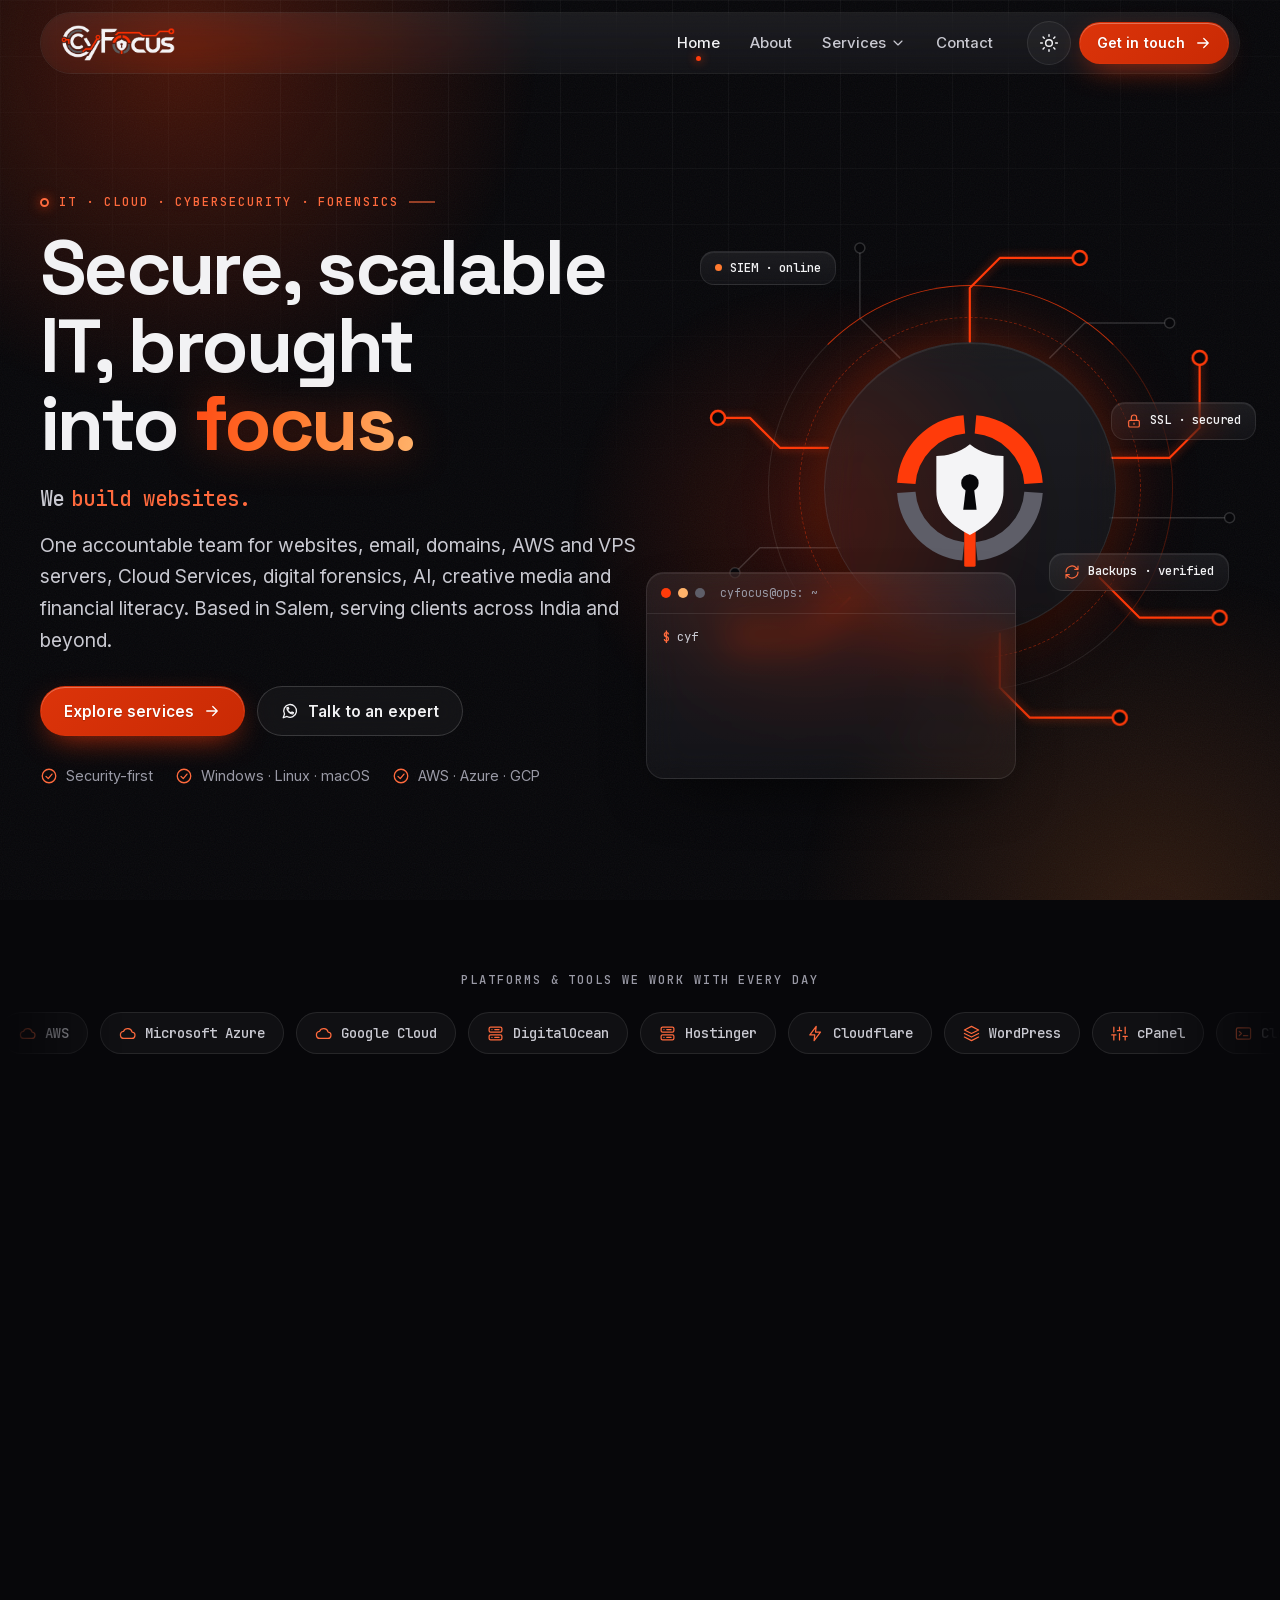
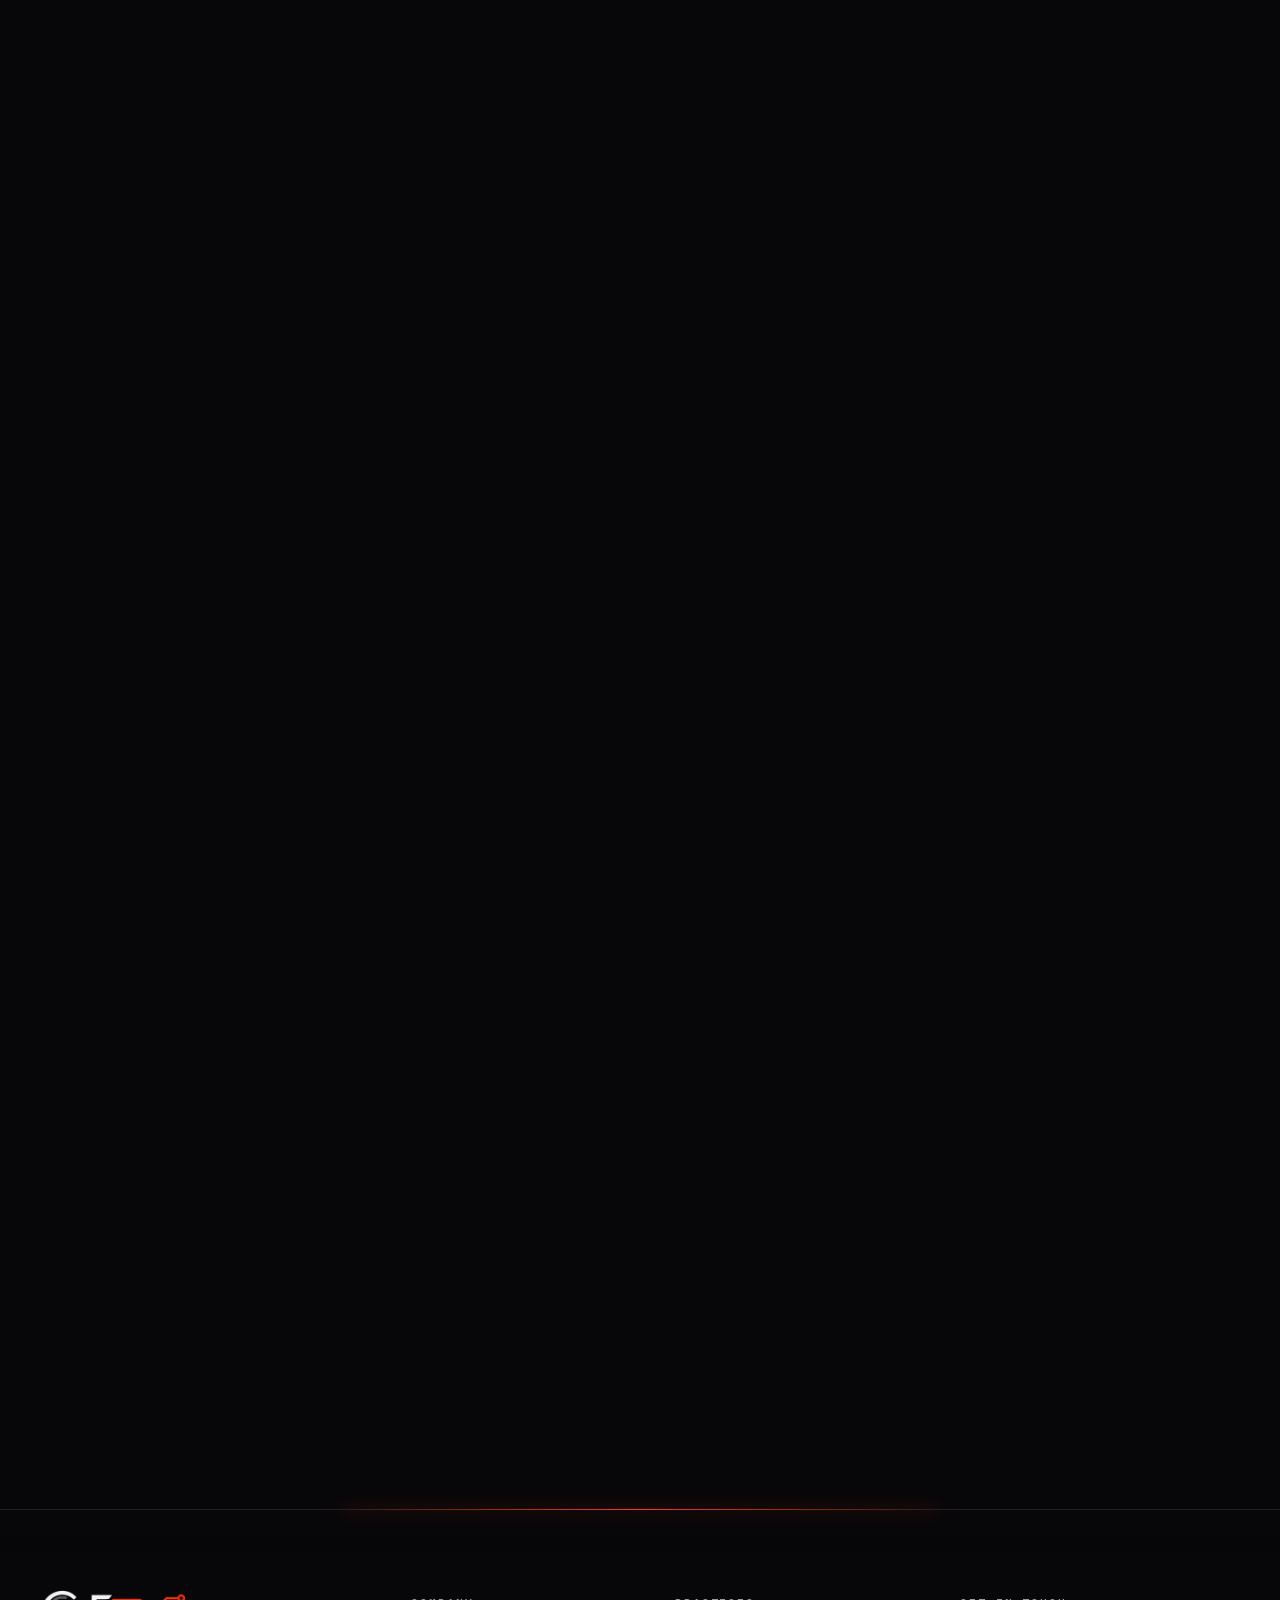
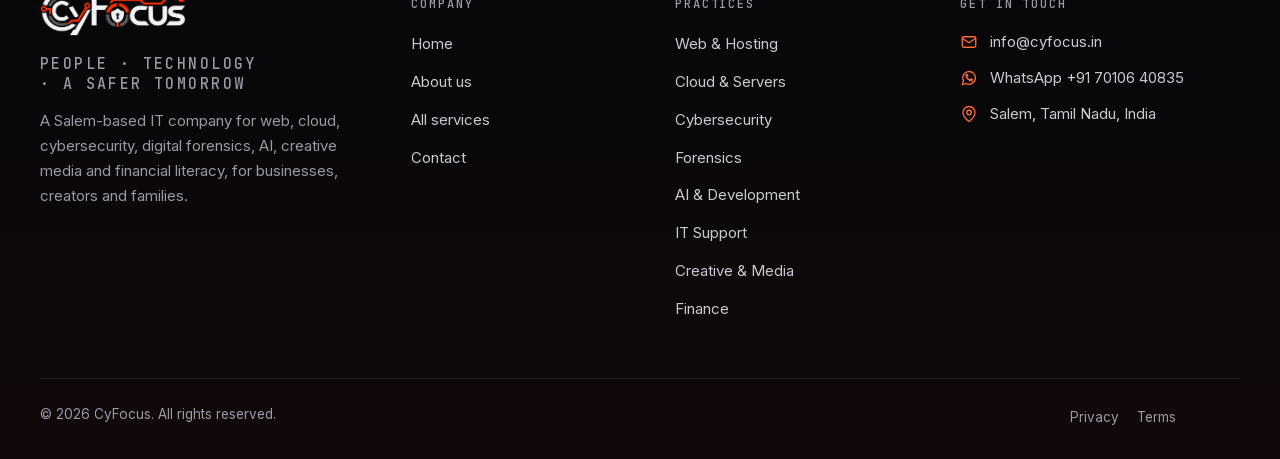
<file: index.html>
<!doctype html>
<html lang="en-IN" data-theme="dark" class="no-js">
<head>
<meta charset="utf-8">
<meta http-equiv="Content-Security-Policy" content="default-src 'none'; script-src 'self'; style-src 'self'; font-src 'self'; img-src 'self' data:; manifest-src 'self'; connect-src 'self'; frame-src https://maps.google.com https://www.google.com; form-action 'self' mailto:; base-uri 'none'; object-src 'none'; upgrade-insecure-requests; require-trusted-types-for 'script'; trusted-types 'none'">
<meta name="referrer" content="strict-origin-when-cross-origin">
<meta name="robots" content="index, follow, noarchive, max-image-preview:large, max-snippet:-1">
<meta name="viewport" content="width=device-width, initial-scale=1, viewport-fit=cover">
<meta name="format-detection" content="telephone=no">
<title>CyFocus | IT, Cloud, Cybersecurity &amp; Digital Forensics in Salem</title>
<meta name="description" content="CyFocus is an IT company in Salem, Tamil Nadu: web development and hosting, AWS and VPS management, cybersecurity, digital forensics, AI and IT support.">
<link rel="canonical" href="https://cyfocus.in/">
<meta name="theme-color" content="#07070A">
<meta name="author" content="CyFocus">
<meta property="og:type" content="website">
<meta property="og:site_name" content="CyFocus">
<meta property="og:locale" content="en_IN">
<meta property="og:title" content="CyFocus | IT, Cloud, Cybersecurity &amp; Digital Forensics in Salem">
<meta property="og:description" content="CyFocus is an IT company in Salem, Tamil Nadu: web development and hosting, AWS and VPS management, cybersecurity, digital forensics, AI and IT support.">
<meta property="og:url" content="https://cyfocus.in/">
<meta property="og:image" content="https://cyfocus.in/assets/img/brand/og-image.jpg">
<meta property="og:image:width" content="1200">
<meta property="og:image:height" content="630">
<meta property="og:image:alt" content="CyFocus logo on a dark glass background">
<meta name="twitter:card" content="summary_large_image">
<meta name="twitter:title" content="CyFocus | IT, Cloud, Cybersecurity &amp; Digital Forensics in Salem">
<meta name="twitter:description" content="CyFocus is an IT company in Salem, Tamil Nadu: web development and hosting, AWS and VPS management, cybersecurity, digital forensics, AI and IT support.">
<meta name="twitter:image" content="https://cyfocus.in/assets/img/brand/og-image.jpg">
<link rel="icon" href="favicon.ico" sizes="any">
<link rel="icon" type="image/png" sizes="32x32" href="assets/img/brand/favicon-32.png">
<link rel="apple-touch-icon" href="assets/img/brand/apple-touch-icon.png">
<link rel="manifest" href="site.webmanifest">
<script src="assets/js/boot.js?v=2026101606"></script>
<link rel="preload" href="assets/fonts/inter-latin.woff2" as="font" type="font/woff2" crossorigin>
<link rel="preload" href="assets/fonts/space-grotesk-latin.woff2" as="font" type="font/woff2" crossorigin>
<link rel="stylesheet" href="assets/css/style.css?v=2026101606">
<script type="application/ld+json">{"@context":"https://schema.org","@graph":[{"@id":"https://cyfocus.in/#organization","@type":"ProfessionalService","name":"CyFocus","url":"https://cyfocus.in/","logo":"https://cyfocus.in/assets/img/brand/icon-512.png","image":"https://cyfocus.in/assets/img/brand/og-image.jpg","description":"IT company in Salem, Tamil Nadu offering web development and hosting, cloud and server management, cybersecurity, digital forensics, AI, IT support, creative media and financial-literacy services.","slogan":"People · Technology · A Safer Tomorrow","email":"info@cyfocus.in","contactPoint":{"@type":"ContactPoint","contactType":"customer support","email":"info@cyfocus.in","url":"https://wa.me/917010640835"},"openingHoursSpecification":[{"@type":"OpeningHoursSpecification","dayOfWeek":["Monday","Tuesday","Wednesday","Thursday","Friday"],"opens":"10:00","closes":"17:00"}],"address":{"@type":"PostalAddress","addressLocality":"Salem","addressRegion":"Tamil Nadu","addressCountry":"IN"},"areaServed":"IN","founder":{"@type":"Person","name":"Rajeshwari R"},"employee":[{"@type":"Person","name":"Vignesh R","jobTitle":"Chief Executive Officer"}],"knowsAbout":["Web development","Web hosting","WordPress","AWS","Cloud management","Cybersecurity","Cloud Services","Digital forensics","Data recovery","Machine learning"]},{"@type":"WebSite","@id":"https://cyfocus.in/#website","url":"https://cyfocus.in/","name":"CyFocus","inLanguage":"en-IN","publisher":{"@id":"https://cyfocus.in/#organization"}},{"@type":"WebPage","@id":"https://cyfocus.in/#webpage","url":"https://cyfocus.in/","name":"CyFocus | IT, Cloud, Cybersecurity & Digital Forensics in Salem","description":"CyFocus is an IT company in Salem, Tamil Nadu: web development and hosting, AWS and VPS management, cybersecurity, digital forensics, AI and IT support.","inLanguage":"en-IN","isPartOf":{"@id":"https://cyfocus.in/#website"},"about":{"@id":"https://cyfocus.in/#organization"}},{"@type":"FAQPage","@id":"https://cyfocus.in/#faq","mainEntity":[{"@type":"Question","name":"What kind of clients does CyFocus work with?","acceptedAnswer":{"@type":"Answer","text":"Small and medium businesses, professionals, creators and families who want reliable, secure technology without hiring a full in-house IT team."}},{"@type":"Question","name":"Do you work remotely or on-site?","acceptedAnswer":{"@type":"Answer","text":"Both. We are based in Salem, Tamil Nadu for on-site work, and we support clients remotely across India and abroad."}},{"@type":"Question","name":"Can you take over an existing website, server or cloud account?","acceptedAnswer":{"@type":"Answer","text":"Yes. We start with an audit, document what is there, fix urgent risks first, and then manage it going forward."}},{"@type":"Question","name":"How do I get a quote?","acceptedAnswer":{"@type":"Answer","text":"Send a message through the contact page, email info@cyfocus.in or WhatsApp us at +91 70106 40835. We will reply with questions or a clear quote."}},{"@type":"Question","name":"Is CyFocus a SEBI-registered investment adviser?","acceptedAnswer":{"@type":"Answer","text":"No. Our finance services are educational only. CyFocus is not registered with SEBI, and nothing we share is investment advice."}}]}]}</script>
</head>
<body data-page="home">
<script src="assets/js/icons.js?v=2026101606" defer></script>
<a class="skip-link" href="#main">Skip to content</a>
<div class="bg-scene" aria-hidden="true"><span class="orb orb-1"></span><span class="orb orb-2"></span><span class="orb orb-3"></span><span class="bg-grid"></span><span class="bg-noise"></span></div>
<div class="preloader" aria-hidden="true"><div class="preloader-inner"><svg class="emblem-svg" viewBox="0 0 100 100" aria-hidden="true" focusable="false"><g><path class="em-arc em-o" pathLength="1" d="M12.09 47.35A38 38 0 0 1 46.69 12.14"/><path class="em-arc em-o" pathLength="1" d="M53.31 12.14A38 38 0 0 1 87.91 47.35"/><path class="em-arc em-g" pathLength="1" d="M87.91 52.65A38 38 0 0 1 53.97 87.79"/><path class="em-arc em-g" pathLength="1" d="M46.03 87.79A38 38 0 0 1 12.09 52.65"/></g><rect class="em-bar" x="46.6" y="72" width="6.8" height="25" rx="1"/><path class="em-shield" d="M50 24C57 29.5 64 31 70 31V52C70 65 60 73 50 78C40 73 30 65 30 52V31C36 31 43 29.5 50 24Z"/><circle class="em-key" cx="50" cy="47" r="5.2"/><path class="em-key" d="M47.6 50h4.8l1.6 13h-8z"/></svg><div class="preloader-bar"><span></span></div></div></div>
<div class="page-veil" aria-hidden="true"></div>
<div class="scroll-progress" aria-hidden="true"></div>
<header class="site-header">
  <div class="bar">
    <a class="brand" href="/" aria-label="CyFocus home"><img class="logo logo--dark" src="assets/img/brand/logo-dark.webp" width="320" height="101" alt="CyFocus"><img class="logo logo--light" src="assets/img/brand/logo-light.webp" width="320" height="101" alt="CyFocus"></a>
    <nav class="nav" aria-label="Primary">
      <a href="/" aria-current="page">Home</a>
      <a href="about.html">About</a>
      <div class="has-mega">
        <button class="nav-btn" type="button" aria-expanded="false" aria-controls="mega-services">Services <svg class="ico" aria-hidden="true"><use href="#i-chevron-down"/></svg></button>
        <div class="mega glass" id="mega-services">
          <div class="mega-grid"><a href="web-hosting.html"><span class="mi"><svg class="ico" aria-hidden="true"><use href="#i-code"/></svg></span><span><strong>Web &amp; Hosting</strong><small>Websites, WordPress, domains, DNS, SSL and business email.</small></span></a><a href="cloud.html"><span class="mi"><svg class="ico" aria-hidden="true"><use href="#i-cloud"/></svg></span><span><strong>Cloud &amp; Servers</strong><small>AWS, Azure, GCP, VPS, backups, monitoring and hypervisors.</small></span></a><a href="security.html"><span class="mi"><svg class="ico" aria-hidden="true"><use href="#i-shield"/></svg></span><span><strong>Cybersecurity</strong><small>Ethical hacking, Cloud Services &amp; XDR, OSINT and network security.</small></span></a><a href="forensics.html"><span class="mi"><svg class="ico" aria-hidden="true"><use href="#i-fingerprint"/></svg></span><span><strong>Forensics</strong><small>Computer, mobile and cloud forensics, plus data recovery.</small></span></a><a href="ai-dev.html"><span class="mi"><svg class="ico" aria-hidden="true"><use href="#i-sparkles"/></svg></span><span><strong>AI &amp; Development</strong><small>Local and cloud AI hosting, ML, Python and vibe coding.</small></span></a><a href="it-support.html"><span class="mi"><svg class="ico" aria-hidden="true"><use href="#i-monitor"/></svg></span><span><strong>IT Support</strong><small>Windows, Linux, macOS, home NAS, networking and Tally.</small></span></a><a href="creative.html"><span class="mi"><svg class="ico" aria-hidden="true"><use href="#i-palette"/></svg></span><span><strong>Creative &amp; Media</strong><small>Book publishing, YouTube, photo and video editing, design.</small></span></a><a href="finance.html"><span class="mi"><svg class="ico" aria-hidden="true"><use href="#i-trending-up"/></svg></span><span><strong>Finance</strong><small>Investing, insurance, debt and emergency-fund education.</small></span></a></div>
          <div class="mega-foot"><span>Not sure where to start? <a class="link-arrow" href="contact.html">Talk to us</a></span><a class="link-arrow" href="services.html">All 75+ services <svg class="ico" aria-hidden="true"><use href="#i-arrow-right"/></svg></a></div>
        </div>
      </div>
      <a href="contact.html">Contact</a>
    </nav>
    <div class="nav-actions">
      <button class="icon-btn theme-toggle" type="button" data-theme-toggle aria-label="Switch to light theme"><svg class="ico i-sun" aria-hidden="true"><use href="#i-sun"/></svg><svg class="ico i-moon" aria-hidden="true"><use href="#i-moon"/></svg></button>
      <a class="btn btn-primary btn-sm" href="contact.html">Get in touch <svg class="ico ico-move" aria-hidden="true"><use href="#i-arrow-right"/></svg></a>
      <button class="icon-btn menu-toggle" type="button" aria-expanded="false" aria-controls="drawer" aria-label="Open menu"><svg class="ico" aria-hidden="true"><use href="#i-menu"/></svg></button>
    </div>
  </div>
</header>
<div class="drawer" id="drawer" role="dialog" aria-modal="true" aria-label="Site menu">
  <div class="drawer-head">
    <a class="brand" href="/" aria-label="CyFocus home"><img class="logo logo--dark" src="assets/img/brand/logo-dark.webp" width="320" height="101" alt="CyFocus"><img class="logo logo--light" src="assets/img/brand/logo-light.webp" width="320" height="101" alt="CyFocus"></a>
    <div class="u-flex8">
      <button class="icon-btn theme-toggle" type="button" data-theme-toggle aria-label="Switch to light theme"><svg class="ico i-sun" aria-hidden="true"><use href="#i-sun"/></svg><svg class="ico i-moon" aria-hidden="true"><use href="#i-moon"/></svg></button>
      <button class="icon-btn" type="button" data-drawer-close aria-label="Close menu"><svg class="ico" aria-hidden="true"><use href="#i-x"/></svg></button>
    </div>
  </div>
  <nav class="drawer-nav" aria-label="Mobile">
    <a href="/" aria-current="page">Home <svg class="ico" aria-hidden="true"><use href="#i-arrow-up-right"/></svg></a>
    <a href="about.html">About <svg class="ico" aria-hidden="true"><use href="#i-arrow-up-right"/></svg></a>
    <button class="d-btn" type="button" aria-expanded="false" aria-controls="d-services">Services <svg class="ico" aria-hidden="true"><use href="#i-chevron-down"/></svg></button>
    <div class="d-sub" id="d-services"><div>
      <a href="services.html"><span class="mi"><svg class="ico" aria-hidden="true"><use href="#i-grid"/></svg></span>All services</a>
      <a href="web-hosting.html"><span class="mi"><svg class="ico" aria-hidden="true"><use href="#i-code"/></svg></span>Web &amp; Hosting</a><a href="cloud.html"><span class="mi"><svg class="ico" aria-hidden="true"><use href="#i-cloud"/></svg></span>Cloud &amp; Servers</a><a href="security.html"><span class="mi"><svg class="ico" aria-hidden="true"><use href="#i-shield"/></svg></span>Cybersecurity</a><a href="forensics.html"><span class="mi"><svg class="ico" aria-hidden="true"><use href="#i-fingerprint"/></svg></span>Forensics</a><a href="ai-dev.html"><span class="mi"><svg class="ico" aria-hidden="true"><use href="#i-sparkles"/></svg></span>AI &amp; Development</a><a href="it-support.html"><span class="mi"><svg class="ico" aria-hidden="true"><use href="#i-monitor"/></svg></span>IT Support</a><a href="creative.html"><span class="mi"><svg class="ico" aria-hidden="true"><use href="#i-palette"/></svg></span>Creative &amp; Media</a><a href="finance.html"><span class="mi"><svg class="ico" aria-hidden="true"><use href="#i-trending-up"/></svg></span>Finance</a>
    </div></div>
    <a href="contact.html">Contact <svg class="ico" aria-hidden="true"><use href="#i-arrow-up-right"/></svg></a>
  </nav>
  <div class="drawer-foot">
    <a class="btn btn-primary btn-block" href="contact.html">Get in touch <svg class="ico ico-move" aria-hidden="true"><use href="#i-arrow-right"/></svg></a>
    <div class="contact-mini"><a href="mailto:info@cyfocus.in">info@cyfocus.in</a><a href="https://wa.me/917010640835" target="_blank" rel="noopener">WhatsApp +91 70106 40835</a></div>
  </div>
</div>
<main id="main">
<section class="hero">
  <div class="container hero-grid">
    <div class="hero-copy">
      <span class="eyebrow" data-reveal>IT · Cloud · Cybersecurity · Forensics</span>
      <h1 class="u-i1" data-reveal>Secure, scalable IT, brought into <span class="grad-text glow-text">focus.</span></h1>
      <p class="rotator-line u-i2" data-reveal><span>We</span><span class="rotator" data-rotator aria-hidden="true"><span>build websites.</span><span>manage servers.</span><span>secure networks.</span><span>monitor with Wazuh.</span><span>investigate incidents.</span><span>recover lost data.</span><span>create content.</span></span><span class="sr-only">build websites, manage servers, secure networks, monitor with Wazuh, investigate incidents, recover lost data and create content.</span></p>
      <p class="lead u-i3" data-reveal>One accountable team for websites, email, domains, AWS and VPS servers, Cloud Services, digital forensics, AI, creative media and financial literacy. Based in Salem, serving clients across India and beyond.</p>
      <div class="hero-cta u-i4" data-reveal>
        <a class="btn btn-primary" href="services.html">Explore services <svg class="ico ico-move" aria-hidden="true"><use href="#i-arrow-right"/></svg></a>
        <a class="btn btn-ghost" href="contact.html"><svg class="ico" aria-hidden="true"><use href="#i-chat"/></svg> Talk to an expert</a>
      </div>
      <ul class="hero-points u-i5" data-reveal>
        <li><svg class="ico" aria-hidden="true"><use href="#i-check-circle"/></svg>Security-first</li>
        <li><svg class="ico" aria-hidden="true"><use href="#i-check-circle"/></svg>Windows · Linux · macOS</li>
        <li><svg class="ico" aria-hidden="true"><use href="#i-check-circle"/></svg>AWS · Azure · GCP</li>
      </ul>
    </div>
    <div class="hero-art u-i2" data-reveal="zoom">
      <div class="hero-visual" aria-hidden="true">
        <svg class="circuits" viewBox="0 0 540 540" fill="none">
  <path class="trace-dim" d="M200 140 L160 100 V30"/><circle class="node-dim" cx="160" cy="30" r="5"/>
  <path class="trace-dim" d="M410 300 H530"/><circle class="node-dim" cx="530" cy="300" r="5"/>
  <path class="trace-dim" d="M230 414 V525"/><circle class="node-dim" cx="230" cy="525" r="5"/>
  <path class="trace-dim" d="M140 330 H60 L35 355"/><circle class="node-dim" cx="35" cy="355" r="5"/>
  <path class="trace-dim" d="M350 140 L385 105 H470"/><circle class="node-dim" cx="470" cy="105" r="5"/>
  <path class="trace u-d3" pathLength="1" d="M128 230 H80 L50 200 H18"/>
  <path class="trace u-d5" pathLength="1" d="M150 380 L110 420 H40"/>
  <path class="trace u-d4" pathLength="1" d="M270 124 V70 L300 40 H380"/>
  <path class="trace u-d6" pathLength="1" d="M412 240 H470 L500 210 V140"/>
  <path class="trace u-d7" pathLength="1" d="M400 360 L440 400 H520"/>
  <path class="trace u-d8" pathLength="1" d="M300 416 V470 L330 500 H420"/>
  <circle class="node u-d15" cx="18" cy="200" r="7"/>
  <circle class="node u-d17" cx="40" cy="420" r="7"/>
  <circle class="node u-d16" cx="380" cy="40" r="7"/>
  <circle class="node u-d18" cx="500" cy="140" r="7"/>
  <circle class="node u-d19" cx="520" cy="400" r="7"/>
  <circle class="node u-d20" cx="420" cy="500" r="7"/>
  <circle class="pulse" r="3.5" opacity="0"><animateMotion dur="3.2s" begin="2.2s" repeatCount="indefinite" path="M128 230 H80 L50 200 H18"/><animate attributeName="opacity" values="0;1;1;0" keyTimes="0;.1;.85;1" dur="3.2s" begin="2.2s" repeatCount="indefinite"/></circle>
  <circle class="pulse" r="3.5" opacity="0"><animateMotion dur="3.6s" begin="2.8s" repeatCount="indefinite" path="M270 124 V70 L300 40 H380"/><animate attributeName="opacity" values="0;1;1;0" keyTimes="0;.1;.85;1" dur="3.6s" begin="2.8s" repeatCount="indefinite"/></circle>
  <circle class="pulse" r="3.5" opacity="0"><animateMotion dur="3s" begin="3.4s" repeatCount="indefinite" path="M412 240 H470 L500 210 V140"/><animate attributeName="opacity" values="0;1;1;0" keyTimes="0;.1;.85;1" dur="3s" begin="3.4s" repeatCount="indefinite"/></circle>
  <circle class="pulse" r="3.5" opacity="0"><animateMotion dur="3.4s" begin="2.5s" repeatCount="indefinite" path="M400 360 L440 400 H520"/><animate attributeName="opacity" values="0;1;1;0" keyTimes="0;.1;.85;1" dur="3.4s" begin="2.5s" repeatCount="indefinite"/></circle>
  <circle class="pulse" r="3.5" opacity="0"><animateMotion dur="3.8s" begin="3.1s" repeatCount="indefinite" path="M300 416 V470 L330 500 H420"/><animate attributeName="opacity" values="0;1;1;0" keyTimes="0;.1;.85;1" dur="3.8s" begin="3.1s" repeatCount="indefinite"/></circle>
  <circle class="pulse" r="3.5" opacity="0"><animateMotion dur="3.3s" begin="3.8s" repeatCount="indefinite" path="M150 380 L110 420 H40"/><animate attributeName="opacity" values="0;1;1;0" keyTimes="0;.1;.85;1" dur="3.3s" begin="3.8s" repeatCount="indefinite"/></circle>
</svg>
        <div class="emblem-orb glass"><span class="ring ring-1"></span><span class="ring ring-2"></span><svg class="emblem-svg" viewBox="0 0 100 100" aria-hidden="true" focusable="false"><g><path class="em-arc em-o" pathLength="1" d="M12.09 47.35A38 38 0 0 1 46.69 12.14"/><path class="em-arc em-o" pathLength="1" d="M53.31 12.14A38 38 0 0 1 87.91 47.35"/><path class="em-arc em-g" pathLength="1" d="M87.91 52.65A38 38 0 0 1 53.97 87.79"/><path class="em-arc em-g" pathLength="1" d="M46.03 87.79A38 38 0 0 1 12.09 52.65"/></g><rect class="em-bar" x="46.6" y="72" width="6.8" height="25" rx="1"/><path class="em-shield" d="M50 24C57 29.5 64 31 70 31V52C70 65 60 73 50 78C40 73 30 65 30 52V31C36 31 43 29.5 50 24Z"/><circle class="em-key" cx="50" cy="47" r="5.2"/><path class="em-key" d="M47.6 50h4.8l1.6 13h-8z"/></svg></div>
        <div class="float-chip glass chip-a"><span class="live"></span>SIEM · online</div>
        <div class="float-chip glass chip-b"><svg class="ico" aria-hidden="true"><use href="#i-lock"/></svg>SSL · secured</div>
        <div class="float-chip glass chip-c"><svg class="ico" aria-hidden="true"><use href="#i-refresh"/></svg>Backups · verified</div>
      </div>
      <div class="terminal glass" data-typer role="img" aria-label="Illustration: a terminal showing example service health checks">
        <div class="terminal-bar" aria-hidden="true"><i></i><i></i><i></i><span>cyfocus@ops: ~</span></div>
        <div class="terminal-body" aria-hidden="true">
          <div class="t-line"><b>$</b> cyfocus status --all</div>
          <div class="t-line"><b>✔</b> ssl      <em>auto-renew · active</em></div>
          <div class="t-line"><b>✔</b> backups  <em>nightly · verified</em></div>
          <div class="t-line"><b>✔</b> wazuh    <em>agents online · 0 critical</em></div>
          <div class="t-line"><b>✔</b> aws      <em>budget alerts · armed</em></div>
          <div class="t-line t-prompt"><b>$</b> <span class="caret"></span></div>
        </div>
      </div>
    </div>
  </div>
</section>

<section class="section-tight" aria-label="Platforms and tools we work with">
  <div class="container"><p class="marquee-label">Platforms &amp; tools we work with every day</p></div>
  <div class="marquee"><div class="marquee-track"><div class="marquee-group"><span class="m-item"><svg class="ico" aria-hidden="true"><use href="#i-cloud"/></svg>AWS</span><span class="m-item"><svg class="ico" aria-hidden="true"><use href="#i-cloud"/></svg>Microsoft Azure</span><span class="m-item"><svg class="ico" aria-hidden="true"><use href="#i-cloud"/></svg>Google Cloud</span><span class="m-item"><svg class="ico" aria-hidden="true"><use href="#i-server"/></svg>DigitalOcean</span><span class="m-item"><svg class="ico" aria-hidden="true"><use href="#i-server"/></svg>Hostinger</span><span class="m-item"><svg class="ico" aria-hidden="true"><use href="#i-zap"/></svg>Cloudflare</span><span class="m-item"><svg class="ico" aria-hidden="true"><use href="#i-layers"/></svg>WordPress</span><span class="m-item"><svg class="ico" aria-hidden="true"><use href="#i-sliders"/></svg>cPanel</span><span class="m-item"><svg class="ico" aria-hidden="true"><use href="#i-terminal"/></svg>CloudPanel</span><span class="m-item"><svg class="ico" aria-hidden="true"><use href="#i-terminal"/></svg>Ubuntu</span><span class="m-item"><svg class="ico" aria-hidden="true"><use href="#i-radar"/></svg>Wazuh</span><span class="m-item"><svg class="ico" aria-hidden="true"><use href="#i-git"/></svg>GitHub</span><span class="m-item"><svg class="ico" aria-hidden="true"><use href="#i-grid"/></svg>Microsoft 365</span><span class="m-item"><svg class="ico" aria-hidden="true"><use href="#i-code"/></svg>Python</span><span class="m-item"><svg class="ico" aria-hidden="true"><use href="#i-box"/></svg>Proxmox</span><span class="m-item"><svg class="ico" aria-hidden="true"><use href="#i-bug"/></svg>Kali Linux</span><span class="m-item"><svg class="ico" aria-hidden="true"><use href="#i-monitor"/></svg>Windows</span><span class="m-item"><svg class="ico" aria-hidden="true"><use href="#i-laptop"/></svg>macOS</span><span class="m-item"><svg class="ico" aria-hidden="true"><use href="#i-hard-drive"/></svg>Synology</span><span class="m-item"><svg class="ico" aria-hidden="true"><use href="#i-bot"/></svg>Ollama</span><span class="m-item"><svg class="ico" aria-hidden="true"><use href="#i-video"/></svg>DaVinci Resolve</span><span class="m-item"><svg class="ico" aria-hidden="true"><use href="#i-calculator"/></svg>Tally Prime</span></div><div class="marquee-group" aria-hidden="true"><span class="m-item"><svg class="ico" aria-hidden="true"><use href="#i-cloud"/></svg>AWS</span><span class="m-item"><svg class="ico" aria-hidden="true"><use href="#i-cloud"/></svg>Microsoft Azure</span><span class="m-item"><svg class="ico" aria-hidden="true"><use href="#i-cloud"/></svg>Google Cloud</span><span class="m-item"><svg class="ico" aria-hidden="true"><use href="#i-server"/></svg>DigitalOcean</span><span class="m-item"><svg class="ico" aria-hidden="true"><use href="#i-server"/></svg>Hostinger</span><span class="m-item"><svg class="ico" aria-hidden="true"><use href="#i-zap"/></svg>Cloudflare</span><span class="m-item"><svg class="ico" aria-hidden="true"><use href="#i-layers"/></svg>WordPress</span><span class="m-item"><svg class="ico" aria-hidden="true"><use href="#i-sliders"/></svg>cPanel</span><span class="m-item"><svg class="ico" aria-hidden="true"><use href="#i-terminal"/></svg>CloudPanel</span><span class="m-item"><svg class="ico" aria-hidden="true"><use href="#i-terminal"/></svg>Ubuntu</span><span class="m-item"><svg class="ico" aria-hidden="true"><use href="#i-radar"/></svg>Wazuh</span><span class="m-item"><svg class="ico" aria-hidden="true"><use href="#i-git"/></svg>GitHub</span><span class="m-item"><svg class="ico" aria-hidden="true"><use href="#i-grid"/></svg>Microsoft 365</span><span class="m-item"><svg class="ico" aria-hidden="true"><use href="#i-code"/></svg>Python</span><span class="m-item"><svg class="ico" aria-hidden="true"><use href="#i-box"/></svg>Proxmox</span><span class="m-item"><svg class="ico" aria-hidden="true"><use href="#i-bug"/></svg>Kali Linux</span><span class="m-item"><svg class="ico" aria-hidden="true"><use href="#i-monitor"/></svg>Windows</span><span class="m-item"><svg class="ico" aria-hidden="true"><use href="#i-laptop"/></svg>macOS</span><span class="m-item"><svg class="ico" aria-hidden="true"><use href="#i-hard-drive"/></svg>Synology</span><span class="m-item"><svg class="ico" aria-hidden="true"><use href="#i-bot"/></svg>Ollama</span><span class="m-item"><svg class="ico" aria-hidden="true"><use href="#i-video"/></svg>DaVinci Resolve</span><span class="m-item"><svg class="ico" aria-hidden="true"><use href="#i-calculator"/></svg>Tally Prime</span></div></div></div>
</section>

<section class="section" id="practices">
  <div class="container">
    <div class="section-head split-head" data-reveal><div><span class="eyebrow">What we do</span><h2>Everything digital, handled by one focused team.</h2><p>Eight practice areas and 75+ services, from the website your customers see to the servers, security and data behind it.</p></div><a class="btn btn-ghost" href="services.html"><svg class="ico" aria-hidden="true"><use href="#i-grid"/></svg> Browse all services</a></div>
    <div class="grid grid-4" data-stagger><a class="practice-card glass spot" href="web-hosting.html" data-reveal data-tilt>
  <div class="pc-top"><span class="card-icon"><svg class="ico" aria-hidden="true"><use href="#i-code"/></svg></span><span class="pc-num">01</span></div>
  <h3>Web Development &amp; Hosting</h3>
  <p>Websites, WordPress, domains, DNS, SSL and business email.</p>
  <ul class="pc-tags"><li>WordPress</li><li>DNS</li><li>SSL</li><li>M365</li></ul>
  <span class="card-link">Explore <svg class="ico" aria-hidden="true"><use href="#i-arrow-right"/></svg></span>
</a><a class="practice-card glass spot" href="cloud.html" data-reveal data-tilt>
  <div class="pc-top"><span class="card-icon"><svg class="ico" aria-hidden="true"><use href="#i-cloud"/></svg></span><span class="pc-num">02</span></div>
  <h3>Cloud, Servers &amp; Virtualization</h3>
  <p>AWS, Azure, GCP, VPS, backups, monitoring and hypervisors.</p>
  <ul class="pc-tags"><li>AWS</li><li>VPS</li><li>Proxmox</li><li>Backups</li></ul>
  <span class="card-link">Explore <svg class="ico" aria-hidden="true"><use href="#i-arrow-right"/></svg></span>
</a><a class="practice-card glass spot" href="security.html" data-reveal data-tilt>
  <div class="pc-top"><span class="card-icon"><svg class="ico" aria-hidden="true"><use href="#i-shield"/></svg></span><span class="pc-num">03</span></div>
  <h3>Cybersecurity</h3>
  <p>Ethical hacking, Cloud Services &amp; XDR, OSINT and network security.</p>
  <ul class="pc-tags"><li>Wazuh</li><li>OSINT</li><li>Pentest</li><li>XDR</li></ul>
  <span class="card-link">Explore <svg class="ico" aria-hidden="true"><use href="#i-arrow-right"/></svg></span>
</a><a class="practice-card glass spot" href="forensics.html" data-reveal data-tilt>
  <div class="pc-top"><span class="card-icon"><svg class="ico" aria-hidden="true"><use href="#i-fingerprint"/></svg></span><span class="pc-num">04</span></div>
  <h3>Digital Forensics</h3>
  <p>Computer, mobile and cloud forensics, plus data recovery.</p>
  <ul class="pc-tags"><li>Mobile</li><li>Cloud</li><li>Recovery</li><li>Chain of custody</li></ul>
  <span class="card-link">Explore <svg class="ico" aria-hidden="true"><use href="#i-arrow-right"/></svg></span>
</a><a class="practice-card glass spot" href="ai-dev.html" data-reveal data-tilt>
  <div class="pc-top"><span class="card-icon"><svg class="ico" aria-hidden="true"><use href="#i-sparkles"/></svg></span><span class="pc-num">05</span></div>
  <h3>AI, ML &amp; Vibe Coding</h3>
  <p>Local and cloud AI hosting, ML, Python and vibe coding.</p>
  <ul class="pc-tags"><li>Local LLMs</li><li>ML</li><li>Python</li><li>Vibe coding</li></ul>
  <span class="card-link">Explore <svg class="ico" aria-hidden="true"><use href="#i-arrow-right"/></svg></span>
</a><a class="practice-card glass spot" href="it-support.html" data-reveal data-tilt>
  <div class="pc-top"><span class="card-icon"><svg class="ico" aria-hidden="true"><use href="#i-monitor"/></svg></span><span class="pc-num">06</span></div>
  <h3>IT Support &amp; Home Tech</h3>
  <p>Windows, Linux, macOS, home NAS, networking and Tally.</p>
  <ul class="pc-tags"><li>Windows</li><li>Linux</li><li>macOS</li><li>NAS</li></ul>
  <span class="card-link">Explore <svg class="ico" aria-hidden="true"><use href="#i-arrow-right"/></svg></span>
</a><a class="practice-card glass spot" href="creative.html" data-reveal data-tilt>
  <div class="pc-top"><span class="card-icon"><svg class="ico" aria-hidden="true"><use href="#i-palette"/></svg></span><span class="pc-num">07</span></div>
  <h3>Creative &amp; Media</h3>
  <p>Book publishing, YouTube, photo and video editing, design.</p>
  <ul class="pc-tags"><li>Books</li><li>YouTube</li><li>Video</li><li>Design</li></ul>
  <span class="card-link">Explore <svg class="ico" aria-hidden="true"><use href="#i-arrow-right"/></svg></span>
</a><a class="practice-card glass spot" href="finance.html" data-reveal data-tilt>
  <div class="pc-top"><span class="card-icon"><svg class="ico" aria-hidden="true"><use href="#i-trending-up"/></svg></span><span class="pc-num">08</span></div>
  <h3>Financial Management</h3>
  <p>Investing, insurance, debt and emergency-fund education.</p>
  <ul class="pc-tags"><li>MF &amp; ETF</li><li>Insurance</li><li>Debt</li><li>Demat</li></ul>
  <span class="card-link">Explore <svg class="ico" aria-hidden="true"><use href="#i-arrow-right"/></svg></span>
</a></div>
  </div>
</section>

<div class="section-tight">
  <div class="container">
    <div class="stats glass" data-reveal>
      <div class="stat"><div class="stat-num grad-text" data-count="8">8</div><div class="stat-label">Practice areas</div></div>
      <div class="stat"><div class="stat-num grad-text" data-count="75" data-suffix="+">75+</div><div class="stat-label">Services offered</div></div>
      <div class="stat"><div class="stat-num grad-text" data-count="24" data-suffix="×7">24×7</div><div class="stat-label">Monitoring &amp; alerting</div></div>
      <div class="stat"><div class="stat-num grad-text" data-count="5" data-suffix="+">5+</div><div class="stat-label">Cloud platforms managed</div></div>
    </div>
  </div>
</div>

<section class="section">
  <div class="container split">
    <div class="media-wrap" data-reveal="left">
      <div class="media"><img src="assets/img/photos/cybersecurity-1200.webp" srcset="assets/img/photos/cybersecurity-800.webp 800w, assets/img/photos/cybersecurity-1200.webp 1200w" sizes="(max-width: 992px) 100vw, 600px" width="1200" height="800" alt="Screen filled with colourful lines of source code" loading="lazy" decoding="async"></div>
      <div class="media-badge glass"><span class="card-icon"><svg class="ico" aria-hidden="true"><use href="#i-radar"/></svg></span><span><strong>Cloud Services &amp; XDR</strong><small>Threat detection, 24×7</small></span></div>
    </div>
    <div data-reveal="right">
      <span class="eyebrow">Security-first by default</span>
      <h2>Every site, server and inbox we touch is hardened from day one.</h2>
      <p class="lead">Security is not an add-on at CyFocus. It is built into how we host, build and manage, then watched continuously.</p>
      <ul class="checklist">
        <li><svg class="ico" aria-hidden="true"><use href="#i-check-circle"/></svg><span><strong>Wazuh cloud SIEM &amp; XDR:</strong> log collection, threat detection and automated response.</span></li>
        <li><svg class="ico" aria-hidden="true"><use href="#i-check-circle"/></svg><span><strong>Hardened servers:</strong> SSH keys, firewalls, Fail2ban, patching and least-privilege access.</span></li>
        <li><svg class="ico" aria-hidden="true"><use href="#i-check-circle"/></svg><span><strong>Verified backups:</strong> automated snapshots with regular restore tests.</span></li>
        <li><svg class="ico" aria-hidden="true"><use href="#i-check-circle"/></svg><span><strong>Locked-down cloud:</strong> AWS root MFA, least-privilege IAM and cost alerts.</span></li>
      </ul>
      <a class="btn btn-primary" href="security.html">Explore cybersecurity <svg class="ico ico-move" aria-hidden="true"><use href="#i-arrow-right"/></svg></a>
    </div>
  </div>
</section>

<section class="section">
  <div class="container">
    <div class="section-head center" data-reveal><span class="eyebrow">Why CyFocus</span><h2>Technology partners who actually respond.</h2><p>We keep things simple: honest advice, careful work and clear communication from people who know your setup.</p></div>
    <div class="grid grid-4" data-stagger>
      <div class="card glass spot" data-reveal data-tilt><span class="card-icon"><svg class="ico" aria-hidden="true"><use href="#i-shield-check"/></svg></span><h3>Security-first</h3><p>Hardening, monitoring and backups are part of every engagement, not extras.</p></div>
      <div class="card glass spot" data-reveal data-tilt><span class="card-icon"><svg class="ico" aria-hidden="true"><use href="#i-users"/></svg></span><h3>One accountable team</h3><p>Web, cloud, security and support under one roof, with no finger-pointing between vendors.</p></div>
      <div class="card glass spot" data-reveal data-tilt><span class="card-icon"><svg class="ico" aria-hidden="true"><use href="#i-rupee"/></svg></span><h3>Transparent costs</h3><p>Clear quotes, regular cloud-cost reviews and no surprise bills.</p></div>
      <div class="card glass spot" data-reveal data-tilt><span class="card-icon"><svg class="ico" aria-hidden="true"><use href="#i-map-pin"/></svg></span><h3>Local &amp; remote</h3><p>On-site support in and around Salem, and remote support across India and worldwide.</p></div>
    </div>
  </div>
</section>

<section class="section">
  <div class="container">
    <div class="section-head center" data-reveal><span class="eyebrow">How we work</span><h2>A simple process, done properly.</h2><p>Every engagement follows the same four steps, whether it is a single domain or a whole cloud estate.</p></div>
    <ol class="steps" data-stagger><li class="step" data-reveal><div class="step-card glass"><span class="step-num" aria-hidden="true">01</span><span class="step-icon"><svg class="ico" aria-hidden="true"><use href="#i-compass"/></svg></span><h3>Discover</h3><p>We listen, audit what you already have and understand your goals.</p></div></li><li class="step" data-reveal><div class="step-card glass"><span class="step-num" aria-hidden="true">02</span><span class="step-icon"><svg class="ico" aria-hidden="true"><use href="#i-map"/></svg></span><h3>Plan</h3><p>A clear scope, timeline and quote, so there are no surprises.</p></div></li><li class="step" data-reveal><div class="step-card glass"><span class="step-num" aria-hidden="true">03</span><span class="step-icon"><svg class="ico" aria-hidden="true"><use href="#i-wrench"/></svg></span><h3>Build &amp; secure</h3><p>We implement, harden and document everything we touch.</p></div></li><li class="step" data-reveal><div class="step-card glass"><span class="step-num" aria-hidden="true">04</span><span class="step-icon"><svg class="ico" aria-hidden="true"><use href="#i-activity"/></svg></span><h3>Monitor &amp; support</h3><p>Ongoing monitoring, backups and a team that answers.</p></div></li></ol>
  </div>
</section>

<section class="section">
  <div class="container">
    <div class="section-head center" data-reveal><span class="eyebrow">FAQ</span><h2>Questions, answered.</h2></div>
    <div class="faq" data-stagger><details class="glass-lite" data-reveal><summary>What kind of clients does CyFocus work with?<span class="pm" aria-hidden="true"></span></summary><div class="answer"><p>Small and medium businesses, professionals, creators and families who want reliable, secure technology without hiring a full in-house IT team.</p></div></details><details class="glass-lite" data-reveal><summary>Do you work remotely or on-site?<span class="pm" aria-hidden="true"></span></summary><div class="answer"><p>Both. We are based in Salem, Tamil Nadu for on-site work, and we support clients remotely across India and abroad.</p></div></details><details class="glass-lite" data-reveal><summary>Can you take over an existing website, server or cloud account?<span class="pm" aria-hidden="true"></span></summary><div class="answer"><p>Yes. We start with an audit, document what is there, fix urgent risks first, and then manage it going forward.</p></div></details><details class="glass-lite" data-reveal><summary>How do I get a quote?<span class="pm" aria-hidden="true"></span></summary><div class="answer"><p>Send a message through the contact page, email info@cyfocus.in or WhatsApp us at +91 70106 40835. We will reply with questions or a clear quote.</p></div></details><details class="glass-lite" data-reveal><summary>Is CyFocus a SEBI-registered investment adviser?<span class="pm" aria-hidden="true"></span></summary><div class="answer"><p>No. Our finance services are educational only. CyFocus is not registered with SEBI, and nothing we share is investment advice.</p></div></details></div>
  </div>
</section>

<section class="section-tight">
  <div class="container">
    <div class="cta-band glass" data-reveal="zoom">
      <svg class="cta-circuit" viewBox="0 0 600 300" fill="none" aria-hidden="true"><path d="M600 60H420l-40 40H260" stroke="url(#ctaG)" stroke-width="2"/><path d="M600 150H470l-30 30H330" stroke="url(#ctaG)" stroke-width="2"/><path d="M600 240H500l-40-40H380" stroke="url(#ctaG)" stroke-width="2"/><circle cx="260" cy="100" r="6" stroke="#FF3B0A" stroke-width="2.5"/><circle cx="330" cy="180" r="6" stroke="#FF3B0A" stroke-width="2.5"/><circle cx="380" cy="200" r="6" stroke="#FF7A2F" stroke-width="2.5"/><defs><linearGradient id="ctaG" x1="600" x2="250" y1="0" y2="0" gradientUnits="userSpaceOnUse"><stop stop-color="#FF3B0A" stop-opacity="0"/><stop offset="1" stop-color="#FF3B0A"/></linearGradient></defs></svg>
      <div class="u-rel">
        <span class="eyebrow">Let's talk</span>
        <h2>Let’s bring your technology into focus.</h2>
        <p>Tell us what you are working on. We will reply with practical next steps, not jargon.</p>
      </div>
      <div class="cta-actions">
        <a class="btn btn-primary" href="contact.html">Start a conversation <svg class="ico ico-move" aria-hidden="true"><use href="#i-arrow-right"/></svg></a>
        <a class="btn btn-ghost" href="https://wa.me/917010640835" target="_blank" rel="noopener"><svg class="ico" aria-hidden="true"><use href="#i-chat"/></svg> WhatsApp us</a>
      </div>
    </div>
  </div>
</section>
</main>
<footer class="site-footer">
  <div class="container">
    <div class="footer-grid">
      <div class="footer-brand">
        <a href="/" aria-label="CyFocus home"><img class="logo logo--dark" src="assets/img/brand/logo-dark.webp" width="320" height="101" alt="CyFocus" loading="lazy"><img class="logo logo--light" src="assets/img/brand/logo-light.webp" width="320" height="101" alt="CyFocus" loading="lazy"></a>
        <p class="footer-tag">People · Technology · A Safer Tomorrow</p>
        <p>A Salem-based IT company for web, cloud, cybersecurity, digital forensics, AI, creative media and financial literacy, for businesses, creators and families.</p>
      </div>
      <div class="footer-col">
        <h2>Company</h2>
        <ul>
          <li><a href="/">Home</a></li>
          <li><a href="about.html">About us</a></li>
          <li><a href="services.html">All services</a></li>
          <li><a href="contact.html">Contact</a></li>
        </ul>
      </div>
      <div class="footer-col">
        <h2>Practices</h2>
        <ul><li><a href="web-hosting.html">Web &amp; Hosting</a></li><li><a href="cloud.html">Cloud &amp; Servers</a></li><li><a href="security.html">Cybersecurity</a></li><li><a href="forensics.html">Forensics</a></li><li><a href="ai-dev.html">AI &amp; Development</a></li><li><a href="it-support.html">IT Support</a></li><li><a href="creative.html">Creative &amp; Media</a></li><li><a href="finance.html">Finance</a></li></ul>
      </div>
      <div class="footer-col">
        <h2>Get in touch</h2>
        <ul class="contact-list">
          <li><svg class="ico" aria-hidden="true"><use href="#i-mail"/></svg><a href="mailto:info@cyfocus.in">info@cyfocus.in</a></li>
          <li><svg class="ico" aria-hidden="true"><use href="#i-chat"/></svg><a href="https://wa.me/917010640835" target="_blank" rel="noopener">WhatsApp +91 70106 40835</a></li>
          <li><svg class="ico" aria-hidden="true"><use href="#i-map-pin"/></svg><span>Salem, Tamil Nadu, India</span></li>
        </ul>
      </div>
    </div>
    <div class="footer-bottom">
      <span>© <span data-year>2026</span> CyFocus. All rights reserved.</span>
      <nav aria-label="Legal"><a href="legal.html#privacy">Privacy</a><a href="legal.html#terms">Terms</a></nav>
    </div>
  </div>
</footer>
<button class="to-top" type="button" aria-label="Back to top"><svg class="ico" aria-hidden="true"><use href="#i-arrow-up"/></svg></button>
<div class="toast-region" aria-live="polite" aria-atomic="false"></div>
<script src="assets/js/main.js?v=2026101606" defer></script>

</body>
</html>
</file>
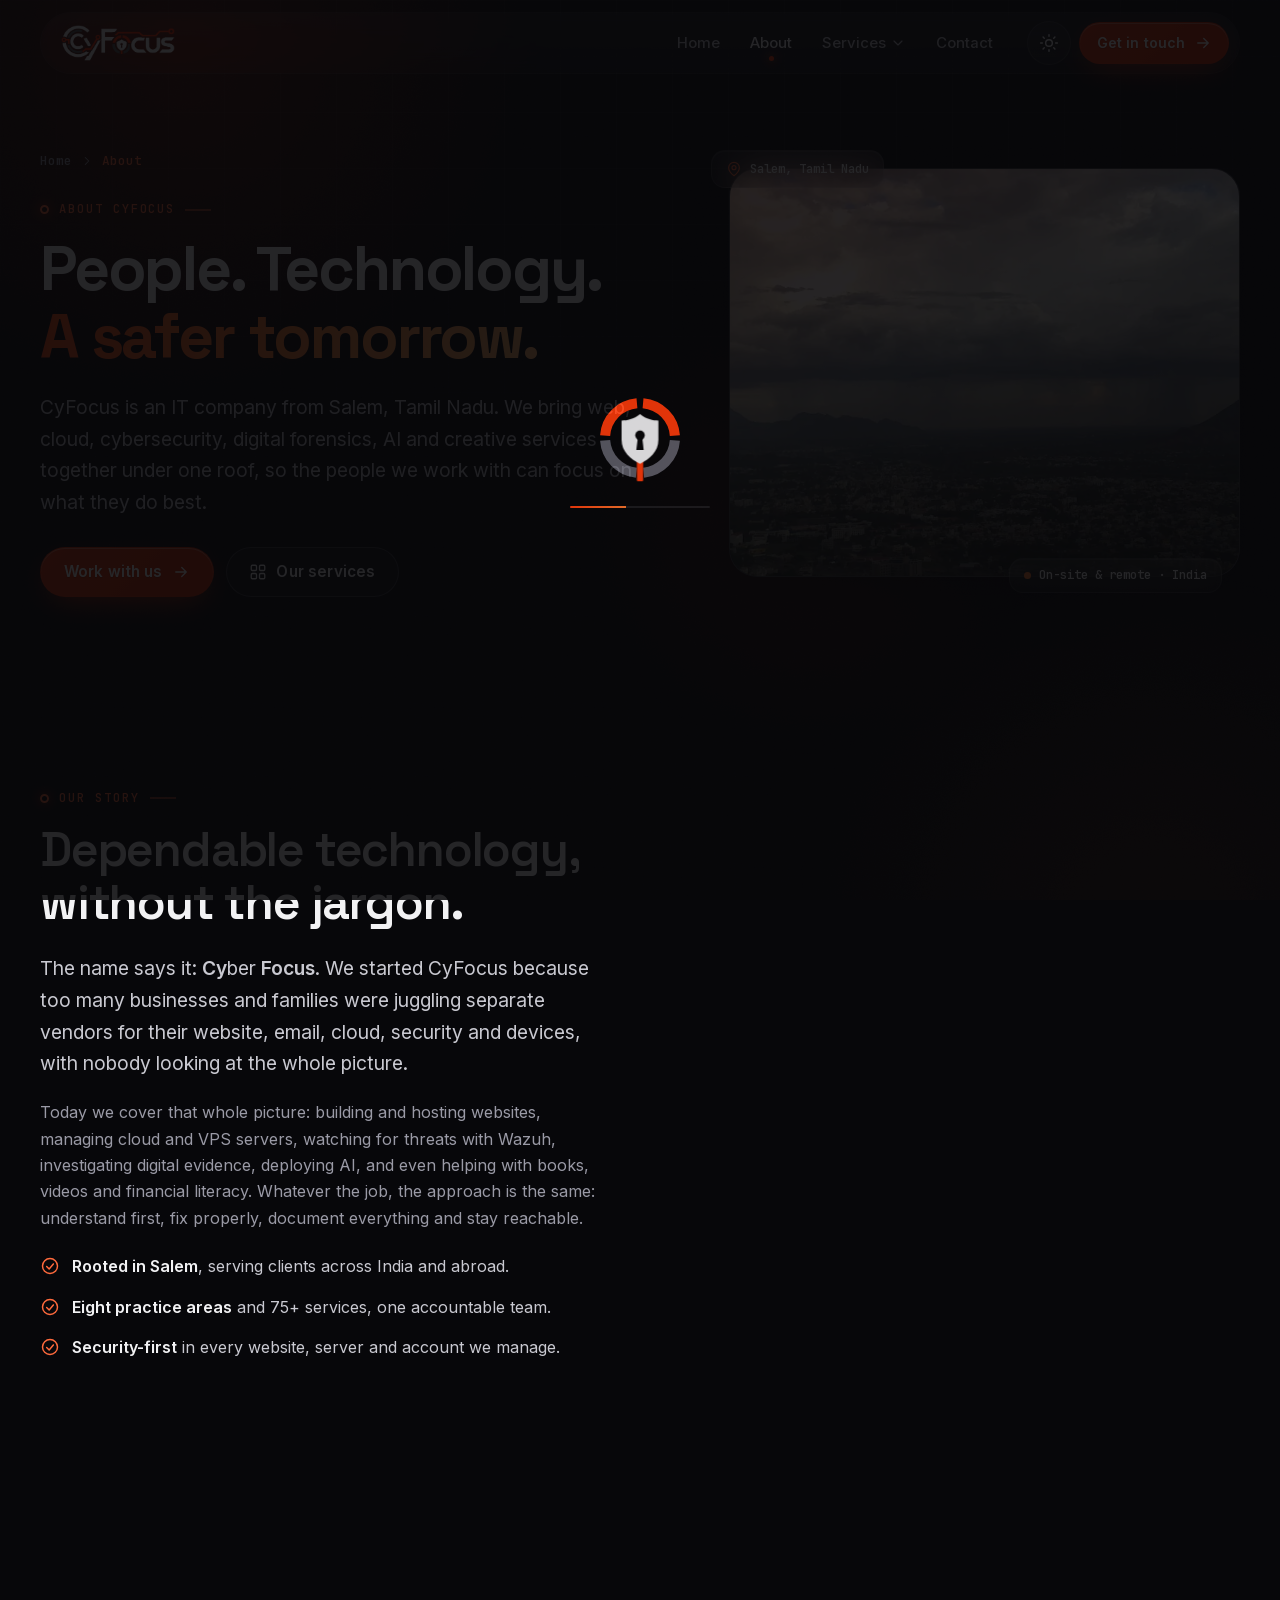
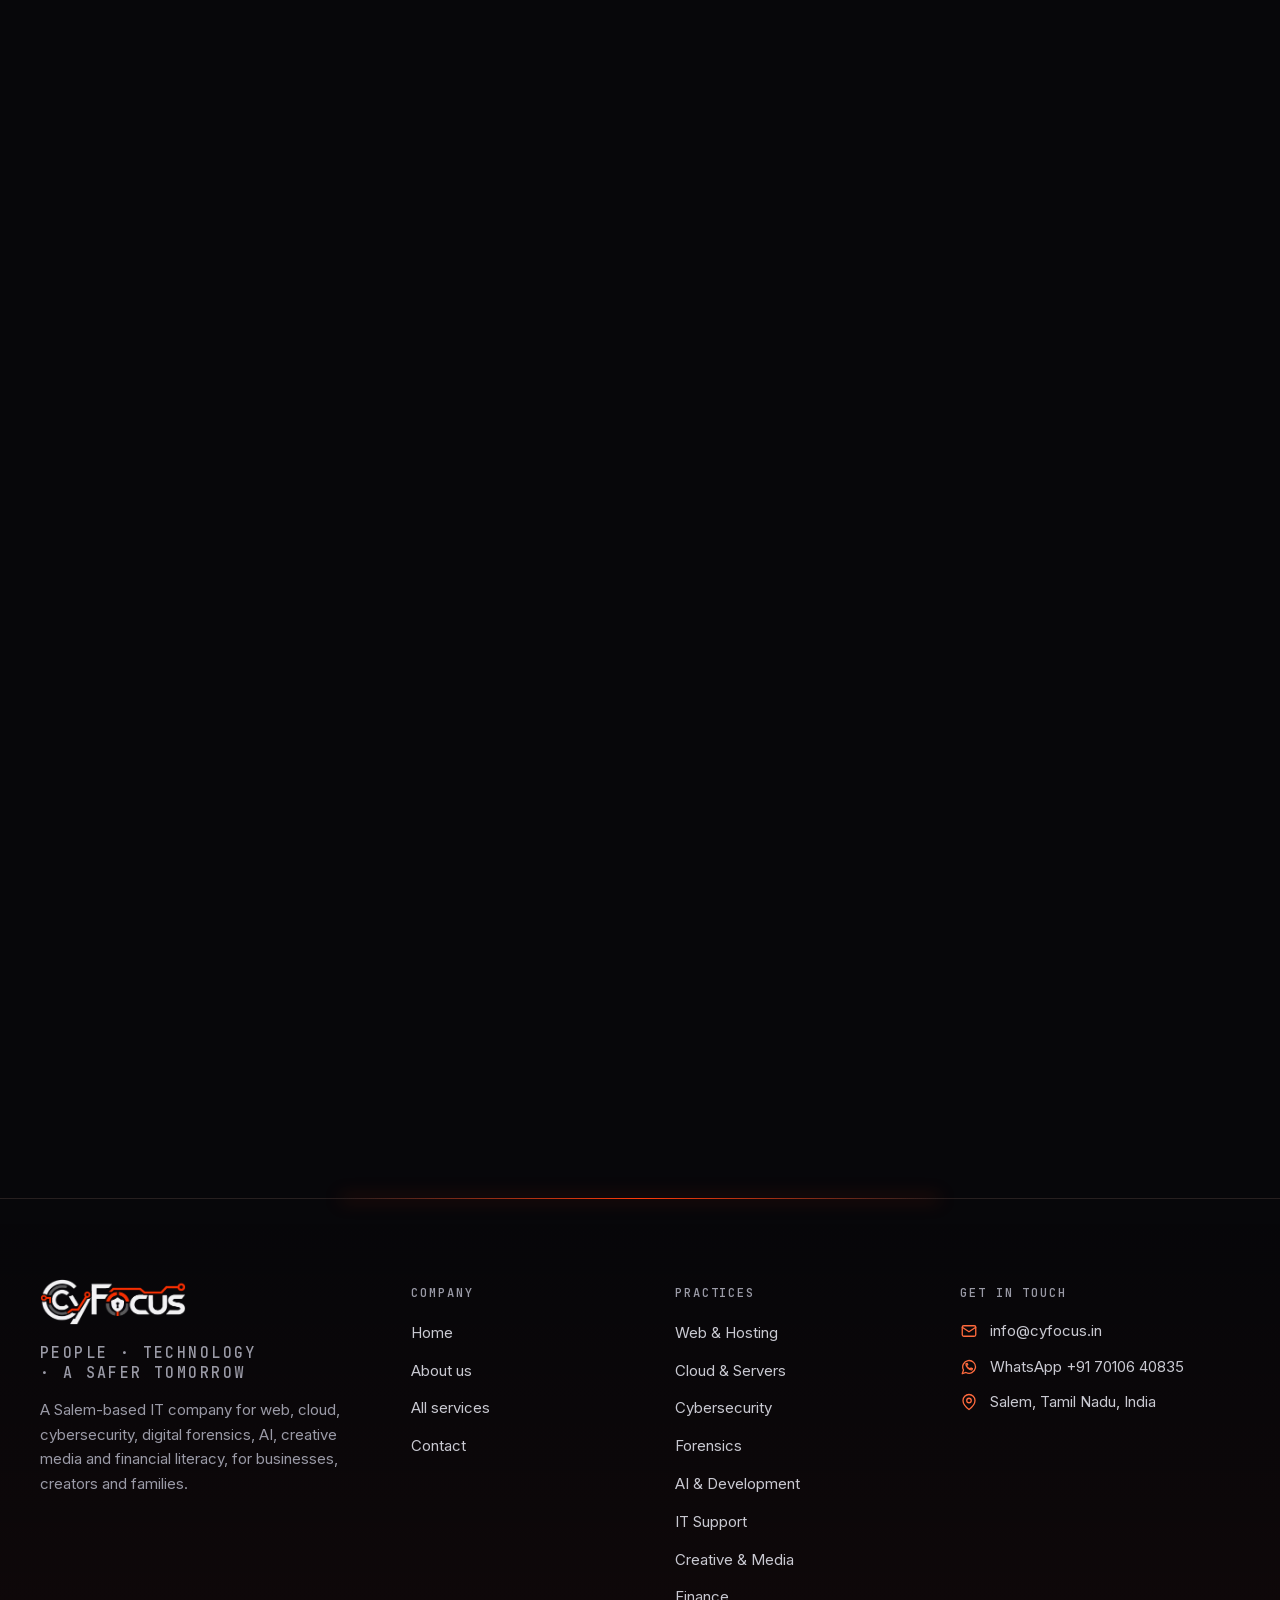
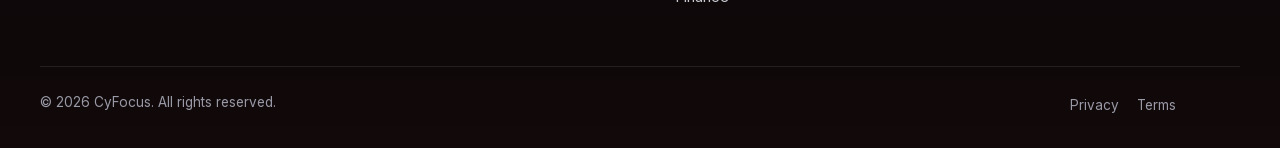
<file: about.html>
<!doctype html>
<html lang="en-IN" data-theme="dark" class="no-js">
<head>
<meta charset="utf-8">
<meta http-equiv="Content-Security-Policy" content="default-src 'none'; script-src 'self'; style-src 'self'; font-src 'self'; img-src 'self' data:; manifest-src 'self'; connect-src 'self'; frame-src https://maps.google.com https://www.google.com; form-action 'self' mailto:; base-uri 'none'; object-src 'none'; upgrade-insecure-requests; require-trusted-types-for 'script'; trusted-types 'none'">
<meta name="referrer" content="strict-origin-when-cross-origin">
<meta name="robots" content="index, follow, noarchive, max-image-preview:large, max-snippet:-1">
<meta name="viewport" content="width=device-width, initial-scale=1, viewport-fit=cover">
<meta name="format-detection" content="telephone=no">
<title>About CyFocus | Founder Rajeshwari R &amp; CEO Vignesh R, Salem</title>
<meta name="description" content="CyFocus is a Salem, Tamil Nadu IT company led by Founder Rajeshwari R and CEO Vignesh R. People, technology and a safer tomorrow.">
<link rel="canonical" href="https://cyfocus.in/about.html">
<meta name="theme-color" content="#07070A">
<meta name="author" content="CyFocus">
<meta property="og:type" content="website">
<meta property="og:site_name" content="CyFocus">
<meta property="og:locale" content="en_IN">
<meta property="og:title" content="About CyFocus | Founder Rajeshwari R &amp; CEO Vignesh R, Salem">
<meta property="og:description" content="CyFocus is a Salem, Tamil Nadu IT company led by Founder Rajeshwari R and CEO Vignesh R. People, technology and a safer tomorrow.">
<meta property="og:url" content="https://cyfocus.in/about.html">
<meta property="og:image" content="https://cyfocus.in/assets/img/brand/og-image.jpg">
<meta property="og:image:width" content="1200">
<meta property="og:image:height" content="630">
<meta property="og:image:alt" content="CyFocus logo on a dark glass background">
<meta name="twitter:card" content="summary_large_image">
<meta name="twitter:title" content="About CyFocus | Founder Rajeshwari R &amp; CEO Vignesh R, Salem">
<meta name="twitter:description" content="CyFocus is a Salem, Tamil Nadu IT company led by Founder Rajeshwari R and CEO Vignesh R. People, technology and a safer tomorrow.">
<meta name="twitter:image" content="https://cyfocus.in/assets/img/brand/og-image.jpg">
<link rel="icon" href="favicon.ico" sizes="any">
<link rel="icon" type="image/png" sizes="32x32" href="assets/img/brand/favicon-32.png">
<link rel="apple-touch-icon" href="assets/img/brand/apple-touch-icon.png">
<link rel="manifest" href="site.webmanifest">
<script src="assets/js/boot.js?v=2026101606"></script>
<link rel="preload" href="assets/fonts/inter-latin.woff2" as="font" type="font/woff2" crossorigin>
<link rel="preload" href="assets/fonts/space-grotesk-latin.woff2" as="font" type="font/woff2" crossorigin>
<link rel="stylesheet" href="assets/css/style.css?v=2026101606">
<script type="application/ld+json">{"@context":"https://schema.org","@graph":[{"@type":"AboutPage","@id":"https://cyfocus.in/about.html#webpage","url":"https://cyfocus.in/about.html","name":"About CyFocus | Founder Rajeshwari R & CEO Vignesh R, Salem","description":"CyFocus is a Salem, Tamil Nadu IT company led by Founder Rajeshwari R and CEO Vignesh R. People, technology and a safer tomorrow.","inLanguage":"en-IN","isPartOf":{"@id":"https://cyfocus.in/#website"},"publisher":{"@id":"https://cyfocus.in/#organization"},"breadcrumb":{"@id":"https://cyfocus.in/about.html#breadcrumb"}},{"@type":"BreadcrumbList","@id":"https://cyfocus.in/about.html#breadcrumb","itemListElement":[{"@type":"ListItem","position":1,"name":"Home","item":"https://cyfocus.in/"},{"@type":"ListItem","position":2,"name":"About","item":"https://cyfocus.in/about.html"}]}]}</script>
</head>
<body data-page="about">
<script src="assets/js/icons.js?v=2026101606" defer></script>
<a class="skip-link" href="#main">Skip to content</a>
<div class="bg-scene" aria-hidden="true"><span class="orb orb-1"></span><span class="orb orb-2"></span><span class="orb orb-3"></span><span class="bg-grid"></span><span class="bg-noise"></span></div>
<div class="preloader" aria-hidden="true"><div class="preloader-inner"><svg class="emblem-svg" viewBox="0 0 100 100" aria-hidden="true" focusable="false"><g><path class="em-arc em-o" pathLength="1" d="M12.09 47.35A38 38 0 0 1 46.69 12.14"/><path class="em-arc em-o" pathLength="1" d="M53.31 12.14A38 38 0 0 1 87.91 47.35"/><path class="em-arc em-g" pathLength="1" d="M87.91 52.65A38 38 0 0 1 53.97 87.79"/><path class="em-arc em-g" pathLength="1" d="M46.03 87.79A38 38 0 0 1 12.09 52.65"/></g><rect class="em-bar" x="46.6" y="72" width="6.8" height="25" rx="1"/><path class="em-shield" d="M50 24C57 29.5 64 31 70 31V52C70 65 60 73 50 78C40 73 30 65 30 52V31C36 31 43 29.5 50 24Z"/><circle class="em-key" cx="50" cy="47" r="5.2"/><path class="em-key" d="M47.6 50h4.8l1.6 13h-8z"/></svg><div class="preloader-bar"><span></span></div></div></div>
<div class="page-veil" aria-hidden="true"></div>
<div class="scroll-progress" aria-hidden="true"></div>
<header class="site-header">
  <div class="bar">
    <a class="brand" href="/" aria-label="CyFocus home"><img class="logo logo--dark" src="assets/img/brand/logo-dark.webp" width="320" height="101" alt="CyFocus"><img class="logo logo--light" src="assets/img/brand/logo-light.webp" width="320" height="101" alt="CyFocus"></a>
    <nav class="nav" aria-label="Primary">
      <a href="/">Home</a>
      <a href="about.html" aria-current="page">About</a>
      <div class="has-mega">
        <button class="nav-btn" type="button" aria-expanded="false" aria-controls="mega-services">Services <svg class="ico" aria-hidden="true"><use href="#i-chevron-down"/></svg></button>
        <div class="mega glass" id="mega-services">
          <div class="mega-grid"><a href="web-hosting.html"><span class="mi"><svg class="ico" aria-hidden="true"><use href="#i-code"/></svg></span><span><strong>Web &amp; Hosting</strong><small>Websites, WordPress, domains, DNS, SSL and business email.</small></span></a><a href="cloud.html"><span class="mi"><svg class="ico" aria-hidden="true"><use href="#i-cloud"/></svg></span><span><strong>Cloud &amp; Servers</strong><small>AWS, Azure, GCP, VPS, backups, monitoring and hypervisors.</small></span></a><a href="security.html"><span class="mi"><svg class="ico" aria-hidden="true"><use href="#i-shield"/></svg></span><span><strong>Cybersecurity</strong><small>Ethical hacking, Wazuh SIEM &amp; XDR, OSINT and network security.</small></span></a><a href="forensics.html"><span class="mi"><svg class="ico" aria-hidden="true"><use href="#i-fingerprint"/></svg></span><span><strong>Forensics</strong><small>Computer, mobile and cloud forensics, plus data recovery.</small></span></a><a href="ai-dev.html"><span class="mi"><svg class="ico" aria-hidden="true"><use href="#i-sparkles"/></svg></span><span><strong>AI &amp; Development</strong><small>Local and cloud AI hosting, ML, Python and vibe coding.</small></span></a><a href="it-support.html"><span class="mi"><svg class="ico" aria-hidden="true"><use href="#i-monitor"/></svg></span><span><strong>IT Support</strong><small>Windows, Linux, macOS, home NAS, networking and Tally.</small></span></a><a href="creative.html"><span class="mi"><svg class="ico" aria-hidden="true"><use href="#i-palette"/></svg></span><span><strong>Creative &amp; Media</strong><small>Book publishing, YouTube, photo and video editing, design.</small></span></a><a href="finance.html"><span class="mi"><svg class="ico" aria-hidden="true"><use href="#i-trending-up"/></svg></span><span><strong>Finance</strong><small>Investing, insurance, debt and emergency-fund education.</small></span></a></div>
          <div class="mega-foot"><span>Not sure where to start? <a class="link-arrow" href="contact.html">Talk to us</a></span><a class="link-arrow" href="services.html">All 75+ services <svg class="ico" aria-hidden="true"><use href="#i-arrow-right"/></svg></a></div>
        </div>
      </div>
      <a href="contact.html">Contact</a>
    </nav>
    <div class="nav-actions">
      <button class="icon-btn theme-toggle" type="button" data-theme-toggle aria-label="Switch to light theme"><svg class="ico i-sun" aria-hidden="true"><use href="#i-sun"/></svg><svg class="ico i-moon" aria-hidden="true"><use href="#i-moon"/></svg></button>
      <a class="btn btn-primary btn-sm" href="contact.html">Get in touch <svg class="ico ico-move" aria-hidden="true"><use href="#i-arrow-right"/></svg></a>
      <button class="icon-btn menu-toggle" type="button" aria-expanded="false" aria-controls="drawer" aria-label="Open menu"><svg class="ico" aria-hidden="true"><use href="#i-menu"/></svg></button>
    </div>
  </div>
</header>
<div class="drawer" id="drawer" role="dialog" aria-modal="true" aria-label="Site menu">
  <div class="drawer-head">
    <a class="brand" href="/" aria-label="CyFocus home"><img class="logo logo--dark" src="assets/img/brand/logo-dark.webp" width="320" height="101" alt="CyFocus"><img class="logo logo--light" src="assets/img/brand/logo-light.webp" width="320" height="101" alt="CyFocus"></a>
    <div class="u-flex8">
      <button class="icon-btn theme-toggle" type="button" data-theme-toggle aria-label="Switch to light theme"><svg class="ico i-sun" aria-hidden="true"><use href="#i-sun"/></svg><svg class="ico i-moon" aria-hidden="true"><use href="#i-moon"/></svg></button>
      <button class="icon-btn" type="button" data-drawer-close aria-label="Close menu"><svg class="ico" aria-hidden="true"><use href="#i-x"/></svg></button>
    </div>
  </div>
  <nav class="drawer-nav" aria-label="Mobile">
    <a href="/">Home <svg class="ico" aria-hidden="true"><use href="#i-arrow-up-right"/></svg></a>
    <a href="about.html" aria-current="page">About <svg class="ico" aria-hidden="true"><use href="#i-arrow-up-right"/></svg></a>
    <button class="d-btn" type="button" aria-expanded="false" aria-controls="d-services">Services <svg class="ico" aria-hidden="true"><use href="#i-chevron-down"/></svg></button>
    <div class="d-sub" id="d-services"><div>
      <a href="services.html"><span class="mi"><svg class="ico" aria-hidden="true"><use href="#i-grid"/></svg></span>All services</a>
      <a href="web-hosting.html"><span class="mi"><svg class="ico" aria-hidden="true"><use href="#i-code"/></svg></span>Web &amp; Hosting</a><a href="cloud.html"><span class="mi"><svg class="ico" aria-hidden="true"><use href="#i-cloud"/></svg></span>Cloud &amp; Servers</a><a href="security.html"><span class="mi"><svg class="ico" aria-hidden="true"><use href="#i-shield"/></svg></span>Cybersecurity</a><a href="forensics.html"><span class="mi"><svg class="ico" aria-hidden="true"><use href="#i-fingerprint"/></svg></span>Forensics</a><a href="ai-dev.html"><span class="mi"><svg class="ico" aria-hidden="true"><use href="#i-sparkles"/></svg></span>AI &amp; Development</a><a href="it-support.html"><span class="mi"><svg class="ico" aria-hidden="true"><use href="#i-monitor"/></svg></span>IT Support</a><a href="creative.html"><span class="mi"><svg class="ico" aria-hidden="true"><use href="#i-palette"/></svg></span>Creative &amp; Media</a><a href="finance.html"><span class="mi"><svg class="ico" aria-hidden="true"><use href="#i-trending-up"/></svg></span>Finance</a>
    </div></div>
    <a href="contact.html">Contact <svg class="ico" aria-hidden="true"><use href="#i-arrow-up-right"/></svg></a>
  </nav>
  <div class="drawer-foot">
    <a class="btn btn-primary btn-block" href="contact.html">Get in touch <svg class="ico ico-move" aria-hidden="true"><use href="#i-arrow-right"/></svg></a>
    <div class="contact-mini"><a href="mailto:info@cyfocus.in">info@cyfocus.in</a><a href="https://wa.me/917010640835" target="_blank" rel="noopener">WhatsApp +91 70106 40835</a></div>
  </div>
</div>
<main id="main">
<section class="page-hero">
  <div class="container page-hero-grid">
    <div>
      <div data-reveal><nav class="breadcrumb" aria-label="Breadcrumb"><a href="/">Home</a><svg class="ico" aria-hidden="true"><use href="#i-chevron-right"/></svg><span aria-current="page">About</span></nav></div>
      <span class="eyebrow u-i1" data-reveal>About CyFocus</span>
      <h1 class="u-i2" data-reveal>People. Technology. <span class="grad-text">A safer tomorrow.</span></h1>
      <p class="lead u-i3" data-reveal>CyFocus is an IT company from Salem, Tamil Nadu. We bring web, cloud, cybersecurity, digital forensics, AI and creative services together under one roof, so the people we work with can focus on what they do best.</p>
      <div class="hero-cta u-m0 u-i4" data-reveal>
        <a class="btn btn-primary" href="contact.html">Work with us <svg class="ico ico-move" aria-hidden="true"><use href="#i-arrow-right"/></svg></a>
        <a class="btn btn-ghost" href="services.html"><svg class="ico" aria-hidden="true"><use href="#i-grid"/></svg> Our services</a>
      </div>
    </div>
    <div class="hero-media u-i2" data-reveal="zoom">
      <div class="media"><img src="assets/img/photos/about-salem-1200.webp" srcset="assets/img/photos/about-salem-800.webp 800w, assets/img/photos/about-salem-1200.webp 1200w" sizes="(max-width: 992px) 100vw, 600px" width="1200" height="900" alt="Aerial view of Salem city with the Shevaroy hills in the background" fetchpriority="high" decoding="async"></div>
      <div class="float-chip glass chip-a"><svg class="ico" aria-hidden="true"><use href="#i-map-pin"/></svg>Salem, Tamil Nadu</div>
      <div class="float-chip glass chip-c"><span class="live"></span>On-site &amp; remote · India</div>
    </div>
  </div>
</section>

<section class="section">
  <div class="container split reverse">
    <div class="media-wrap" data-reveal="right">
      <div class="media"><img src="assets/img/photos/home-workspace-1200.webp" srcset="assets/img/photos/home-workspace-800.webp 800w, assets/img/photos/home-workspace-1200.webp 1200w" sizes="(max-width: 992px) 100vw, 600px" width="1200" height="800" alt="Tidy wooden desk with a desktop computer, keyboard and mouse" loading="lazy" decoding="async"></div>
      <div class="media-badge glass"><span class="card-icon"><svg class="ico" aria-hidden="true"><use href="#i-heart"/></svg></span><span><strong>People-first IT</strong><small>Clear advice, careful work</small></span></div>
    </div>
    <div data-reveal="left">
      <span class="eyebrow">Our story</span>
      <h2>Dependable technology, without the jargon.</h2>
      <p class="lead">The name says it: <strong>Cy</strong>ber <strong>Focus</strong>. We started CyFocus because too many businesses and families were juggling separate vendors for their website, email, cloud, security and devices, with nobody looking at the whole picture.</p>
      <p class="muted">Today we cover that whole picture: building and hosting websites, managing cloud and VPS servers, watching for threats with Wazuh, investigating digital evidence, deploying AI, and even helping with books, videos and financial literacy. Whatever the job, the approach is the same: understand first, fix properly, document everything and stay reachable.</p>
      <ul class="checklist">
        <li><svg class="ico" aria-hidden="true"><use href="#i-check-circle"/></svg><span><strong>Rooted in Salem</strong>, serving clients across India and abroad.</span></li>
        <li><svg class="ico" aria-hidden="true"><use href="#i-check-circle"/></svg><span><strong>Eight practice areas</strong> and 75+ services, one accountable team.</span></li>
        <li><svg class="ico" aria-hidden="true"><use href="#i-check-circle"/></svg><span><strong>Security-first</strong> in every website, server and account we manage.</span></li>
      </ul>
    </div>
  </div>
</section>

<section class="section">
  <div class="container">
    <div class="section-head center" data-reveal><span class="eyebrow">Purpose</span><h2>What drives us.</h2></div>
    <div class="grid grid-3" data-stagger>
      <div class="card glass spot" data-reveal data-tilt><span class="card-icon"><svg class="ico" aria-hidden="true"><use href="#i-target"/></svg></span><h3>Mission</h3><p>To make secure, well-managed technology accessible to every business, creator and household we serve.</p></div>
      <div class="card glass spot" data-reveal data-tilt><span class="card-icon"><svg class="ico" aria-hidden="true"><use href="#i-eye"/></svg></span><h3>Vision</h3><p>A future where people use technology confidently: protected, informed and in control of their data.</p></div>
      <div class="card glass spot" data-reveal data-tilt><span class="card-icon"><svg class="ico" aria-hidden="true"><use href="#i-heart"/></svg></span><h3>Values</h3><p>Integrity, transparency, curiosity and care in every ticket, project and conversation.</p></div>
    </div>
  </div>
</section>

<section class="section" id="leadership">
  <div class="container">
    <div class="section-head center" data-reveal><span class="eyebrow">Leadership</span><h2>The people behind CyFocus.</h2></div>
    <div class="grid grid-2" data-stagger>
      <article class="leader glass spot" data-reveal>
        <div class="avatar" aria-hidden="true"><span class="grad-text">RR</span></div>
        <div><span class="role">Founder</span><h3>Rajeshwari R</h3><p>Rajeshwari founded CyFocus to bring dependable, people-first technology services to Salem and beyond. She guides the company’s direction, client relationships and the values behind every engagement.</p></div>
      </article>
      <article class="leader glass spot" data-reveal>
        <div class="avatar" aria-hidden="true"><span class="grad-text">VR</span></div>
        <div><span class="role">Chief Executive Officer</span><h3>Vignesh R</h3><p>Vignesh leads technology and delivery across cloud, cybersecurity, digital forensics and development, from architecture decisions to hands-on execution.</p></div>
      </article>
    </div>
  </div>
</section>

<div class="section u-pt0">
  <div class="container">
    <figure class="note-card glass u-m0" data-reveal="zoom">
      <span class="eyebrow">A note from our founder</span>
      <blockquote>“We started CyFocus to be the technology partner we always wished we had: one that explains things honestly, protects what matters and shows up when it counts. Every website, server and investigation we take on carries that promise.”</blockquote>
      <figcaption class="signature">
        <img class="sig--dark" src="assets/img/brand/sig-founder-light.png" width="700" height="206" alt="Signature of Rajeshwari R" loading="lazy">
        <img class="sig--light" src="assets/img/brand/sig-founder-blue.png" width="700" height="206" alt="Signature of Rajeshwari R" loading="lazy">
        <span><strong>Rajeshwari R</strong><small>Founder, CyFocus</small></span>
      </figcaption>
    </figure>
  </div>
</div>

<section class="section">
  <div class="container">
    <div class="section-head center" data-reveal><span class="eyebrow">How we work</span><h2>Principles we don’t compromise on.</h2></div>
    <div class="grid grid-4" data-stagger>
      <div class="card glass spot" data-reveal data-tilt><span class="card-icon"><svg class="ico" aria-hidden="true"><use href="#i-info"/></svg></span><h3>Honest advice</h3><p>We recommend what you need, not what costs the most, and say so when something is not worth doing.</p></div>
      <div class="card glass spot" data-reveal data-tilt><span class="card-icon"><svg class="ico" aria-hidden="true"><use href="#i-shield-check"/></svg></span><h3>Security by design</h3><p>Least privilege, MFA, encryption and backups are defaults, not upsells.</p></div>
      <div class="card glass spot" data-reveal data-tilt><span class="card-icon"><svg class="ico" aria-hidden="true"><use href="#i-file-text"/></svg></span><h3>Documented work</h3><p>Every change is recorded, so you are never locked in or left guessing.</p></div>
      <div class="card glass spot" data-reveal data-tilt><span class="card-icon"><svg class="ico" aria-hidden="true"><use href="#i-headset"/></svg></span><h3>Long-term care</h3><p>We stay with you after launch with monitoring, updates and a team that knows your setup.</p></div>
    </div>
  </div>
</section>

<section class="section-tight">
  <div class="container">
    <div class="cta-band glass" data-reveal="zoom">
      <svg class="cta-circuit" viewBox="0 0 600 300" fill="none" aria-hidden="true"><path d="M600 60H420l-40 40H260" stroke="url(#ctaG)" stroke-width="2"/><path d="M600 150H470l-30 30H330" stroke="url(#ctaG)" stroke-width="2"/><path d="M600 240H500l-40-40H380" stroke="url(#ctaG)" stroke-width="2"/><circle cx="260" cy="100" r="6" stroke="#FF3B0A" stroke-width="2.5"/><circle cx="330" cy="180" r="6" stroke="#FF3B0A" stroke-width="2.5"/><circle cx="380" cy="200" r="6" stroke="#FF7A2F" stroke-width="2.5"/><defs><linearGradient id="ctaG" x1="600" x2="250" y1="0" y2="0" gradientUnits="userSpaceOnUse"><stop stop-color="#FF3B0A" stop-opacity="0"/><stop offset="1" stop-color="#FF3B0A"/></linearGradient></defs></svg>
      <div class="u-rel">
        <span class="eyebrow">Let's talk</span>
        <h2>Let’s build something dependable together.</h2>
        <p>Whether it is one domain or your whole digital estate, we would love to hear about it.</p>
      </div>
      <div class="cta-actions">
        <a class="btn btn-primary" href="contact.html">Start a conversation <svg class="ico ico-move" aria-hidden="true"><use href="#i-arrow-right"/></svg></a>
        <a class="btn btn-ghost" href="https://wa.me/917010640835" target="_blank" rel="noopener"><svg class="ico" aria-hidden="true"><use href="#i-chat"/></svg> WhatsApp us</a>
      </div>
    </div>
  </div>
</section>
</main>
<footer class="site-footer">
  <div class="container">
    <div class="footer-grid">
      <div class="footer-brand">
        <a href="/" aria-label="CyFocus home"><img class="logo logo--dark" src="assets/img/brand/logo-dark.webp" width="320" height="101" alt="CyFocus" loading="lazy"><img class="logo logo--light" src="assets/img/brand/logo-light.webp" width="320" height="101" alt="CyFocus" loading="lazy"></a>
        <p class="footer-tag">People · Technology · A Safer Tomorrow</p>
        <p>A Salem-based IT company for web, cloud, cybersecurity, digital forensics, AI, creative media and financial literacy, for businesses, creators and families.</p>
      </div>
      <div class="footer-col">
        <h2>Company</h2>
        <ul>
          <li><a href="/">Home</a></li>
          <li><a href="about.html">About us</a></li>
          <li><a href="services.html">All services</a></li>
          <li><a href="contact.html">Contact</a></li>
        </ul>
      </div>
      <div class="footer-col">
        <h2>Practices</h2>
        <ul><li><a href="web-hosting.html">Web &amp; Hosting</a></li><li><a href="cloud.html">Cloud &amp; Servers</a></li><li><a href="security.html">Cybersecurity</a></li><li><a href="forensics.html">Forensics</a></li><li><a href="ai-dev.html">AI &amp; Development</a></li><li><a href="it-support.html">IT Support</a></li><li><a href="creative.html">Creative &amp; Media</a></li><li><a href="finance.html">Finance</a></li></ul>
      </div>
      <div class="footer-col">
        <h2>Get in touch</h2>
        <ul class="contact-list">
          <li><svg class="ico" aria-hidden="true"><use href="#i-mail"/></svg><a href="mailto:info@cyfocus.in">info@cyfocus.in</a></li>
          <li><svg class="ico" aria-hidden="true"><use href="#i-chat"/></svg><a href="https://wa.me/917010640835" target="_blank" rel="noopener">WhatsApp +91 70106 40835</a></li>
          <li><svg class="ico" aria-hidden="true"><use href="#i-map-pin"/></svg><span>Salem, Tamil Nadu, India</span></li>
        </ul>
      </div>
    </div>
    <div class="footer-bottom">
      <span>© <span data-year>2026</span> CyFocus. All rights reserved.</span>
      <nav aria-label="Legal"><a href="legal.html#privacy">Privacy</a><a href="legal.html#terms">Terms</a></nav>
    </div>
  </div>
</footer>
<button class="to-top" type="button" aria-label="Back to top"><svg class="ico" aria-hidden="true"><use href="#i-arrow-up"/></svg></button>
<div class="toast-region" aria-live="polite" aria-atomic="false"></div>
<script src="assets/js/main.js?v=2026101606" defer></script>

</body>
</html>
</file>
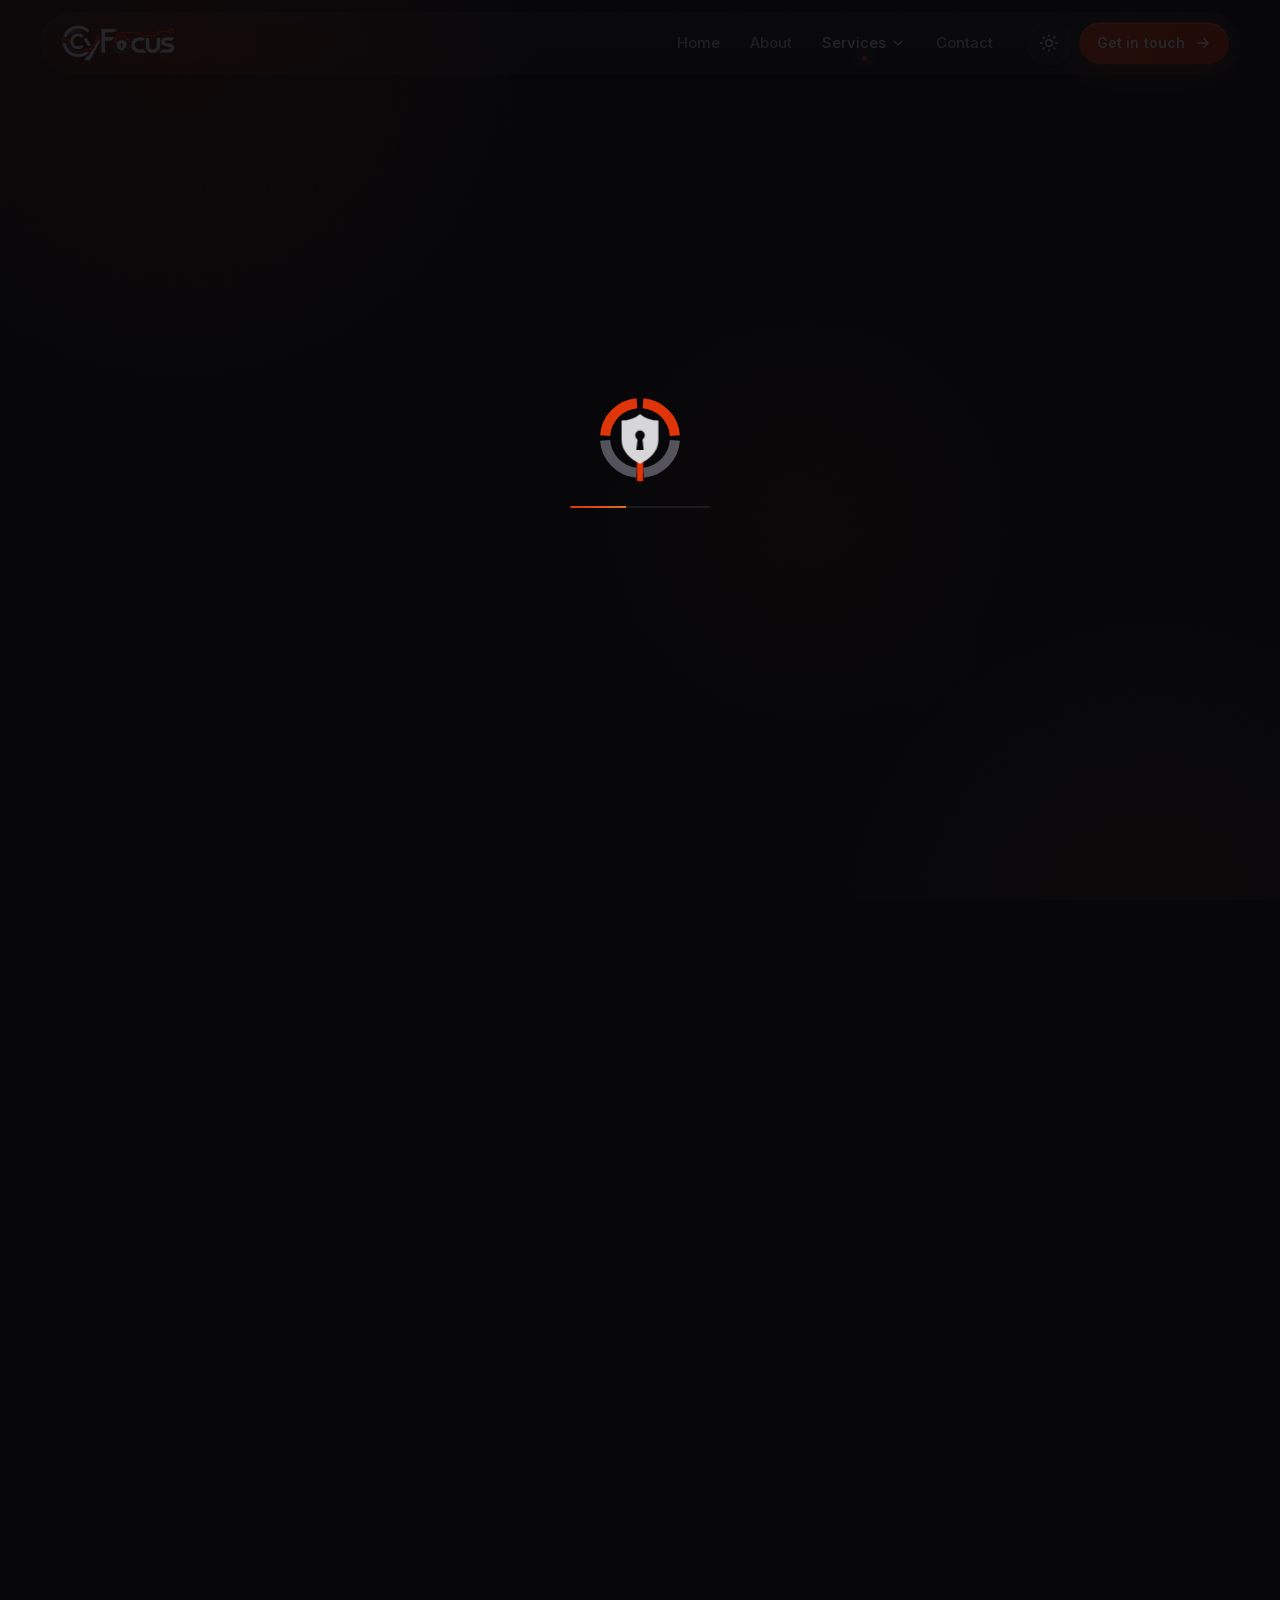
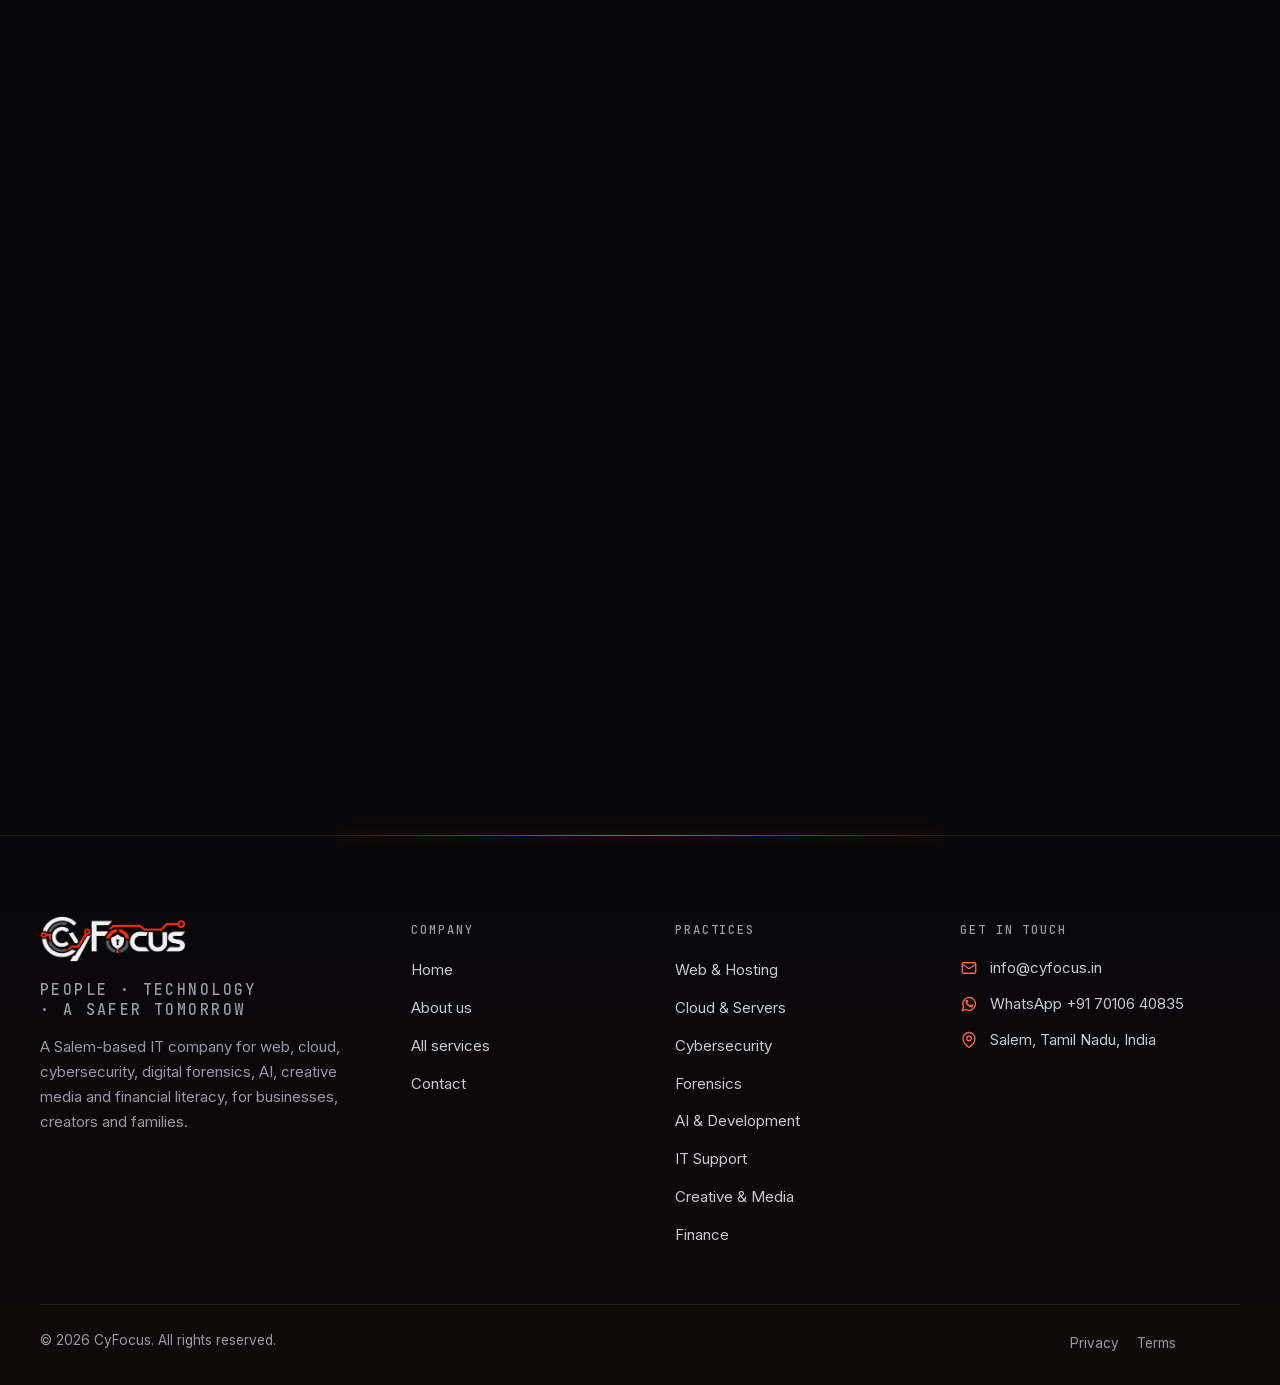
<file: ai-dev.html>
<!doctype html>
<html lang="en-IN" data-theme="dark" class="no-js">
<head>
<meta charset="utf-8">
<meta http-equiv="Content-Security-Policy" content="default-src 'none'; script-src 'self'; style-src 'self'; font-src 'self'; img-src 'self' data:; manifest-src 'self'; connect-src 'self'; frame-src https://maps.google.com https://www.google.com; form-action 'self' mailto:; base-uri 'none'; object-src 'none'; upgrade-insecure-requests; require-trusted-types-for 'script'; trusted-types 'none'">
<meta name="referrer" content="strict-origin-when-cross-origin">
<meta name="robots" content="index, follow, noarchive, max-image-preview:large, max-snippet:-1">
<meta name="viewport" content="width=device-width, initial-scale=1, viewport-fit=cover">
<meta name="format-detection" content="telephone=no">
<title>AI, ML &amp; Vibe Coding Services in Salem | CyFocus</title>
<meta name="description" content="Private AI on your own hardware or in the cloud, machine learning, and fast AI-assisted development. CyFocus, Salem, Tamil Nadu.">
<link rel="canonical" href="https://cyfocus.in/ai-dev.html">
<meta name="theme-color" content="#07070A">
<meta name="author" content="CyFocus">
<meta property="og:type" content="website">
<meta property="og:site_name" content="CyFocus">
<meta property="og:locale" content="en_IN">
<meta property="og:title" content="AI, ML &amp; Vibe Coding Services in Salem | CyFocus">
<meta property="og:description" content="Private AI on your own hardware or in the cloud, machine learning, and fast AI-assisted development. CyFocus, Salem, Tamil Nadu.">
<meta property="og:url" content="https://cyfocus.in/ai-dev.html">
<meta property="og:image" content="https://cyfocus.in/assets/img/brand/og-image.jpg">
<meta property="og:image:width" content="1200">
<meta property="og:image:height" content="630">
<meta property="og:image:alt" content="CyFocus logo on a dark glass background">
<meta name="twitter:card" content="summary_large_image">
<meta name="twitter:title" content="AI, ML &amp; Vibe Coding Services in Salem | CyFocus">
<meta name="twitter:description" content="Private AI on your own hardware or in the cloud, machine learning, and fast AI-assisted development. CyFocus, Salem, Tamil Nadu.">
<meta name="twitter:image" content="https://cyfocus.in/assets/img/brand/og-image.jpg">
<link rel="icon" href="favicon.ico" sizes="any">
<link rel="icon" type="image/png" sizes="32x32" href="assets/img/brand/favicon-32.png">
<link rel="apple-touch-icon" href="assets/img/brand/apple-touch-icon.png">
<link rel="manifest" href="site.webmanifest">
<script src="assets/js/boot.js?v=2026101606"></script>
<link rel="preload" href="assets/fonts/inter-latin.woff2" as="font" type="font/woff2" crossorigin>
<link rel="preload" href="assets/fonts/space-grotesk-latin.woff2" as="font" type="font/woff2" crossorigin>
<link rel="stylesheet" href="assets/css/style.css?v=2026101606">
<script type="application/ld+json">{"@context":"https://schema.org","@graph":[{"@type":"WebPage","@id":"https://cyfocus.in/ai-dev.html#webpage","url":"https://cyfocus.in/ai-dev.html","name":"AI, ML & Vibe Coding Services in Salem | CyFocus","description":"Private AI on your own hardware or in the cloud, machine learning, and fast AI-assisted development. CyFocus, Salem, Tamil Nadu.","inLanguage":"en-IN","isPartOf":{"@id":"https://cyfocus.in/#website"},"publisher":{"@id":"https://cyfocus.in/#organization"},"breadcrumb":{"@id":"https://cyfocus.in/ai-dev.html#breadcrumb"}},{"@type":"BreadcrumbList","@id":"https://cyfocus.in/ai-dev.html#breadcrumb","itemListElement":[{"@type":"ListItem","position":1,"name":"Home","item":"https://cyfocus.in/"},{"@type":"ListItem","position":2,"name":"AI & Development","item":"https://cyfocus.in/ai-dev.html"}]},{"@type":"Service","@id":"https://cyfocus.in/ai-dev.html#service","name":"AI, machine learning and AI-assisted development","serviceType":"AI, machine learning and AI-assisted development","description":"Private AI on your own hardware or in the cloud, machine learning and fast AI-assisted development.","url":"https://cyfocus.in/ai-dev.html","provider":{"@id":"https://cyfocus.in/#organization"},"areaServed":{"@type":"Country","name":"India"}}]}</script>
</head>
<body data-page="ai-dev">
<script src="assets/js/icons.js?v=2026101606" defer></script>
<a class="skip-link" href="#main">Skip to content</a>
<div class="bg-scene" aria-hidden="true"><span class="orb orb-1"></span><span class="orb orb-2"></span><span class="orb orb-3"></span><span class="bg-grid"></span><span class="bg-noise"></span></div>
<div class="preloader" aria-hidden="true"><div class="preloader-inner"><svg class="emblem-svg" viewBox="0 0 100 100" aria-hidden="true" focusable="false"><g><path class="em-arc em-o" pathLength="1" d="M12.09 47.35A38 38 0 0 1 46.69 12.14"/><path class="em-arc em-o" pathLength="1" d="M53.31 12.14A38 38 0 0 1 87.91 47.35"/><path class="em-arc em-g" pathLength="1" d="M87.91 52.65A38 38 0 0 1 53.97 87.79"/><path class="em-arc em-g" pathLength="1" d="M46.03 87.79A38 38 0 0 1 12.09 52.65"/></g><rect class="em-bar" x="46.6" y="72" width="6.8" height="25" rx="1"/><path class="em-shield" d="M50 24C57 29.5 64 31 70 31V52C70 65 60 73 50 78C40 73 30 65 30 52V31C36 31 43 29.5 50 24Z"/><circle class="em-key" cx="50" cy="47" r="5.2"/><path class="em-key" d="M47.6 50h4.8l1.6 13h-8z"/></svg><div class="preloader-bar"><span></span></div></div></div>
<div class="page-veil" aria-hidden="true"></div>
<div class="scroll-progress" aria-hidden="true"></div>
<header class="site-header">
  <div class="bar">
    <a class="brand" href="/" aria-label="CyFocus home"><img class="logo logo--dark" src="assets/img/brand/logo-dark.webp" width="320" height="101" alt="CyFocus"><img class="logo logo--light" src="assets/img/brand/logo-light.webp" width="320" height="101" alt="CyFocus"></a>
    <nav class="nav" aria-label="Primary">
      <a href="/">Home</a>
      <a href="about.html">About</a>
      <div class="has-mega">
        <button class="nav-btn is-current" type="button" aria-expanded="false" aria-controls="mega-services">Services <svg class="ico" aria-hidden="true"><use href="#i-chevron-down"/></svg></button>
        <div class="mega glass" id="mega-services">
          <div class="mega-grid"><a href="web-hosting.html"><span class="mi"><svg class="ico" aria-hidden="true"><use href="#i-code"/></svg></span><span><strong>Web &amp; Hosting</strong><small>Websites, WordPress, domains, DNS, SSL and business email.</small></span></a><a href="cloud.html"><span class="mi"><svg class="ico" aria-hidden="true"><use href="#i-cloud"/></svg></span><span><strong>Cloud &amp; Servers</strong><small>AWS, Azure, GCP, VPS, backups, monitoring and hypervisors.</small></span></a><a href="security.html"><span class="mi"><svg class="ico" aria-hidden="true"><use href="#i-shield"/></svg></span><span><strong>Cybersecurity</strong><small>Ethical hacking, Wazuh SIEM &amp; XDR, OSINT and network security.</small></span></a><a href="forensics.html"><span class="mi"><svg class="ico" aria-hidden="true"><use href="#i-fingerprint"/></svg></span><span><strong>Forensics</strong><small>Computer, mobile and cloud forensics, plus data recovery.</small></span></a><a href="ai-dev.html" aria-current="page"><span class="mi"><svg class="ico" aria-hidden="true"><use href="#i-sparkles"/></svg></span><span><strong>AI &amp; Development</strong><small>Local and cloud AI hosting, ML, Python and vibe coding.</small></span></a><a href="it-support.html"><span class="mi"><svg class="ico" aria-hidden="true"><use href="#i-monitor"/></svg></span><span><strong>IT Support</strong><small>Windows, Linux, macOS, home NAS, networking and Tally.</small></span></a><a href="creative.html"><span class="mi"><svg class="ico" aria-hidden="true"><use href="#i-palette"/></svg></span><span><strong>Creative &amp; Media</strong><small>Book publishing, YouTube, photo and video editing, design.</small></span></a><a href="finance.html"><span class="mi"><svg class="ico" aria-hidden="true"><use href="#i-trending-up"/></svg></span><span><strong>Finance</strong><small>Investing, insurance, debt and emergency-fund education.</small></span></a></div>
          <div class="mega-foot"><span>Not sure where to start? <a class="link-arrow" href="contact.html">Talk to us</a></span><a class="link-arrow" href="services.html">All 75+ services <svg class="ico" aria-hidden="true"><use href="#i-arrow-right"/></svg></a></div>
        </div>
      </div>
      <a href="contact.html">Contact</a>
    </nav>
    <div class="nav-actions">
      <button class="icon-btn theme-toggle" type="button" data-theme-toggle aria-label="Switch to light theme"><svg class="ico i-sun" aria-hidden="true"><use href="#i-sun"/></svg><svg class="ico i-moon" aria-hidden="true"><use href="#i-moon"/></svg></button>
      <a class="btn btn-primary btn-sm" href="contact.html">Get in touch <svg class="ico ico-move" aria-hidden="true"><use href="#i-arrow-right"/></svg></a>
      <button class="icon-btn menu-toggle" type="button" aria-expanded="false" aria-controls="drawer" aria-label="Open menu"><svg class="ico" aria-hidden="true"><use href="#i-menu"/></svg></button>
    </div>
  </div>
</header>
<div class="drawer" id="drawer" role="dialog" aria-modal="true" aria-label="Site menu">
  <div class="drawer-head">
    <a class="brand" href="/" aria-label="CyFocus home"><img class="logo logo--dark" src="assets/img/brand/logo-dark.webp" width="320" height="101" alt="CyFocus"><img class="logo logo--light" src="assets/img/brand/logo-light.webp" width="320" height="101" alt="CyFocus"></a>
    <div class="u-flex8">
      <button class="icon-btn theme-toggle" type="button" data-theme-toggle aria-label="Switch to light theme"><svg class="ico i-sun" aria-hidden="true"><use href="#i-sun"/></svg><svg class="ico i-moon" aria-hidden="true"><use href="#i-moon"/></svg></button>
      <button class="icon-btn" type="button" data-drawer-close aria-label="Close menu"><svg class="ico" aria-hidden="true"><use href="#i-x"/></svg></button>
    </div>
  </div>
  <nav class="drawer-nav" aria-label="Mobile">
    <a href="/">Home <svg class="ico" aria-hidden="true"><use href="#i-arrow-up-right"/></svg></a>
    <a href="about.html">About <svg class="ico" aria-hidden="true"><use href="#i-arrow-up-right"/></svg></a>
    <button class="d-btn" type="button" aria-expanded="false" aria-controls="d-services">Services <svg class="ico" aria-hidden="true"><use href="#i-chevron-down"/></svg></button>
    <div class="d-sub" id="d-services"><div>
      <a href="services.html"><span class="mi"><svg class="ico" aria-hidden="true"><use href="#i-grid"/></svg></span>All services</a>
      <a href="web-hosting.html"><span class="mi"><svg class="ico" aria-hidden="true"><use href="#i-code"/></svg></span>Web &amp; Hosting</a><a href="cloud.html"><span class="mi"><svg class="ico" aria-hidden="true"><use href="#i-cloud"/></svg></span>Cloud &amp; Servers</a><a href="security.html"><span class="mi"><svg class="ico" aria-hidden="true"><use href="#i-shield"/></svg></span>Cybersecurity</a><a href="forensics.html"><span class="mi"><svg class="ico" aria-hidden="true"><use href="#i-fingerprint"/></svg></span>Forensics</a><a href="ai-dev.html"><span class="mi"><svg class="ico" aria-hidden="true"><use href="#i-sparkles"/></svg></span>AI &amp; Development</a><a href="it-support.html"><span class="mi"><svg class="ico" aria-hidden="true"><use href="#i-monitor"/></svg></span>IT Support</a><a href="creative.html"><span class="mi"><svg class="ico" aria-hidden="true"><use href="#i-palette"/></svg></span>Creative &amp; Media</a><a href="finance.html"><span class="mi"><svg class="ico" aria-hidden="true"><use href="#i-trending-up"/></svg></span>Finance</a>
    </div></div>
    <a href="contact.html">Contact <svg class="ico" aria-hidden="true"><use href="#i-arrow-up-right"/></svg></a>
  </nav>
  <div class="drawer-foot">
    <a class="btn btn-primary btn-block" href="contact.html">Get in touch <svg class="ico ico-move" aria-hidden="true"><use href="#i-arrow-right"/></svg></a>
    <div class="contact-mini"><a href="mailto:info@cyfocus.in">info@cyfocus.in</a><a href="https://wa.me/917010640835" target="_blank" rel="noopener">WhatsApp +91 70106 40835</a></div>
  </div>
</div>
<main id="main">
<section class="page-hero">
  <div class="container page-hero-grid">
    <div>
      <div data-reveal><nav class="breadcrumb" aria-label="Breadcrumb"><a href="/">Home</a><svg class="ico" aria-hidden="true"><use href="#i-chevron-right"/></svg><a href="services.html">Services</a><svg class="ico" aria-hidden="true"><use href="#i-chevron-right"/></svg><span aria-current="page">AI &amp; Development</span></nav></div>
      <span class="eyebrow u-i1" data-reveal>AI · Machine Learning · Automation</span>
      <h1 class="u-i2" data-reveal>Put AI to work: privately, <span class="grad-text">practically, fast.</span></h1>
      <p class="lead u-i3" data-reveal>From local LLMs on your own GPU to cloud AI hosting, machine-learning models and AI-assisted vibe coding, we turn ideas into working tools.</p>
      <div class="hero-cta u-m0 u-i4" data-reveal>
        <a class="btn btn-primary" href="contact.html?service=ai-dev">Discuss your project <svg class="ico ico-move" aria-hidden="true"><use href="#i-arrow-right"/></svg></a>
        <a class="btn btn-ghost" href="#services"><svg class="ico" aria-hidden="true"><use href="#i-list"/></svg> See what's included</a>
      </div>
    </div>
    <div class="hero-media u-i2" data-reveal="zoom">
      <div class="media"><img src="assets/img/photos/ai-gpu-1200.webp" srcset="assets/img/photos/ai-gpu-800.webp 800w, assets/img/photos/ai-gpu-1200.webp 1200w" sizes="(max-width: 992px) 100vw, 600px" width="1200" height="798" alt="Close-up of a processor socket on a computer motherboard" fetchpriority="high" decoding="async"></div>
      <div class="float-chip glass chip-a"><span class="live"></span>LLM · running locally</div>
      <div class="float-chip glass chip-c"><svg class="ico" aria-hidden="true"><use href="#i-sparkles"/></svg>GPU · ready</div>
    </div>
  </div>
</section>

<section class="section" id="services">
  <div class="container">
    <div class="section-head split-head" data-reveal><div><span class="eyebrow">What we do</span><h2>Useful AI, not hype.</h2><p>We start with the problem, pick the simplest approach that works, and keep your data under your control.</p></div><a class="link-arrow" href="services.html#ai-dev">View in catalogue <svg class="ico" aria-hidden="true"><use href="#i-arrow-right"/></svg></a></div>
    <div class="grid grid-3" data-stagger>
      <article class="card glass spot" data-reveal data-tilt><span class="card-icon"><svg class="ico" aria-hidden="true"><use href="#i-sparkles"/></svg></span><h3>AI Solutions</h3><p>Chatbots, document Q&amp;A, summarisation and assistants built around your own data and workflows.</p></article>
      <article class="card glass spot" data-reveal data-tilt><span class="card-icon"><svg class="ico" aria-hidden="true"><use href="#i-neural"/></svg></span><h3>Machine Learning</h3><p>Classification, forecasting and anomaly-detection models, from data preparation to deployment.</p></article>
      <article class="card glass spot" data-reveal data-tilt><span class="card-icon"><svg class="ico" aria-hidden="true"><use href="#i-cpu"/></svg></span><h3>Local AI Hosting</h3><p>Run open-weight LLMs privately on your own hardware with Ollama, LM Studio or vLLM. No data leaves your network.</p></article>
      <article class="card glass spot" data-reveal data-tilt><span class="card-icon"><svg class="ico" aria-hidden="true"><use href="#i-cloud"/></svg></span><h3>Cloud AI Hosting</h3><p>GPU instances and managed AI services on AWS, Azure and Google Cloud, sized for cost and performance.</p></article>
      <article class="card glass spot" data-reveal data-tilt><span class="card-icon"><svg class="ico" aria-hidden="true"><use href="#i-wand"/></svg></span><h3>Vibe Coding</h3><p>Rapid, AI-assisted development of prototypes, internal tools and websites, reviewed and hardened by humans.</p></article>
      <article class="card glass spot" data-reveal data-tilt><span class="card-icon"><svg class="ico" aria-hidden="true"><use href="#i-terminal"/></svg></span><h3>Python Automation</h3><p>Scripts and bots that remove repetitive work: reports, file handling, web scraping and API integrations.</p></article>
      <article class="card glass spot" data-reveal data-tilt><span class="card-icon"><svg class="ico" aria-hidden="true"><use href="#i-chart"/></svg></span><h3>Data Analysis &amp; Dashboards</h3><p>Clean, analyse and visualise data with Python and BI tools to support better decisions.</p></article>
      <article class="card glass spot" data-reveal data-tilt><span class="card-icon"><svg class="ico" aria-hidden="true"><use href="#i-code-window"/></svg></span><h3>Custom Web Apps</h3><p>Lightweight apps and APIs in Python and JavaScript, deployed on the cloud of your choice.</p></article>
    </div>
  </div>
</section>

<section class="section-tight">
  <div class="container">
    <div class="glass u-pad-lg" data-reveal>
      <span class="eyebrow">Platforms &amp; tools</span>
      <h2 class="u-title-md">Models, frameworks and runtimes</h2>
      <div class="chips"><span class="chip"><span class="dot"></span>Python</span><span class="chip"><span class="dot"></span>Ollama</span><span class="chip"><span class="dot"></span>LM Studio</span><span class="chip"><span class="dot"></span>vLLM</span><span class="chip"><span class="dot"></span>PyTorch</span><span class="chip"><span class="dot"></span>scikit-learn</span><span class="chip"><span class="dot"></span>pandas</span><span class="chip"><span class="dot"></span>Jupyter</span><span class="chip"><span class="dot"></span>LangChain</span><span class="chip"><span class="dot"></span>Docker</span><span class="chip"><span class="dot"></span>NVIDIA CUDA</span><span class="chip"><span class="dot"></span>AWS · Azure · GCP AI</span></div>
    </div>
  </div>
</section>
<section class="section">
  <div class="container">
    <div class="section-head center" data-reveal><span class="eyebrow">Process</span><h2>How we work with you.</h2></div>
    <ol class="steps" data-stagger><li class="step" data-reveal><div class="step-card glass"><span class="step-num" aria-hidden="true">01</span><span class="step-icon"><svg class="ico" aria-hidden="true"><use href="#i-compass"/></svg></span><h3>Discover</h3><p>We listen, audit what you already have and understand your goals.</p></div></li><li class="step" data-reveal><div class="step-card glass"><span class="step-num" aria-hidden="true">02</span><span class="step-icon"><svg class="ico" aria-hidden="true"><use href="#i-map"/></svg></span><h3>Plan</h3><p>A clear scope, timeline and quote, so there are no surprises.</p></div></li><li class="step" data-reveal><div class="step-card glass"><span class="step-num" aria-hidden="true">03</span><span class="step-icon"><svg class="ico" aria-hidden="true"><use href="#i-wrench"/></svg></span><h3>Build &amp; secure</h3><p>We implement, harden and document everything we touch.</p></div></li><li class="step" data-reveal><div class="step-card glass"><span class="step-num" aria-hidden="true">04</span><span class="step-icon"><svg class="ico" aria-hidden="true"><use href="#i-activity"/></svg></span><h3>Monitor &amp; support</h3><p>Ongoing monitoring, backups and a team that answers.</p></div></li></ol>
  </div>
</section>
<section class="section u-pt0">
  <div class="container">
    <div class="section-head center" data-reveal><span class="eyebrow">FAQ</span><h2>AI &amp; Development questions.</h2></div>
    <div class="faq" data-stagger><details class="glass-lite" data-reveal><summary>What is vibe coding?<span class="pm" aria-hidden="true"></span></summary><div class="answer"><p>Building software by describing what you want to an AI coding assistant and iterating quickly. We pair that speed with professional review, testing and security hardening.</p></div></details><details class="glass-lite" data-reveal><summary>Can AI run without sending our data to the internet?<span class="pm" aria-hidden="true"></span></summary><div class="answer"><p>Yes. We deploy open-weight models locally on your own GPU workstation or server, so prompts and documents stay inside your network.</p></div></details><details class="glass-lite" data-reveal><summary>What hardware do I need for local AI?<span class="pm" aria-hidden="true"></span></summary><div class="answer"><p>It depends on model size. Many useful models run on a single modern GPU. We will recommend a right-sized machine or a cloud GPU option.</p></div></details><details class="glass-lite" data-reveal><summary>Do you build custom ML models?<span class="pm" aria-hidden="true"></span></summary><div class="answer"><p>Yes, when your problem benefits from one. We start with your data and goals, and use simpler methods where they work just as well.</p></div></details></div>
  </div>
</section>
<section class="section-tight">
  <div class="container">
    <div class="cta-band glass" data-reveal="zoom">
      <svg class="cta-circuit" viewBox="0 0 600 300" fill="none" aria-hidden="true"><path d="M600 60H420l-40 40H260" stroke="url(#ctaG)" stroke-width="2"/><path d="M600 150H470l-30 30H330" stroke="url(#ctaG)" stroke-width="2"/><path d="M600 240H500l-40-40H380" stroke="url(#ctaG)" stroke-width="2"/><circle cx="260" cy="100" r="6" stroke="#FF3B0A" stroke-width="2.5"/><circle cx="330" cy="180" r="6" stroke="#FF3B0A" stroke-width="2.5"/><circle cx="380" cy="200" r="6" stroke="#FF7A2F" stroke-width="2.5"/><defs><linearGradient id="ctaG" x1="600" x2="250" y1="0" y2="0" gradientUnits="userSpaceOnUse"><stop stop-color="#FF3B0A" stop-opacity="0"/><stop offset="1" stop-color="#FF3B0A"/></linearGradient></defs></svg>
      <div class="u-rel">
        <span class="eyebrow">Let's talk</span>
        <h2>Have an idea AI could speed up?</h2>
        <p>Describe the task. We will tell you honestly whether AI fits and how to build it safely.</p>
      </div>
      <div class="cta-actions">
        <a class="btn btn-primary" href="contact.html?service=ai-dev">Start a conversation <svg class="ico ico-move" aria-hidden="true"><use href="#i-arrow-right"/></svg></a>
        <a class="btn btn-ghost" href="https://wa.me/917010640835" target="_blank" rel="noopener"><svg class="ico" aria-hidden="true"><use href="#i-chat"/></svg> WhatsApp us</a>
      </div>
    </div>
  </div>
</section>
</main>
<footer class="site-footer">
  <div class="container">
    <div class="footer-grid">
      <div class="footer-brand">
        <a href="/" aria-label="CyFocus home"><img class="logo logo--dark" src="assets/img/brand/logo-dark.webp" width="320" height="101" alt="CyFocus" loading="lazy"><img class="logo logo--light" src="assets/img/brand/logo-light.webp" width="320" height="101" alt="CyFocus" loading="lazy"></a>
        <p class="footer-tag">People · Technology · A Safer Tomorrow</p>
        <p>A Salem-based IT company for web, cloud, cybersecurity, digital forensics, AI, creative media and financial literacy, for businesses, creators and families.</p>
      </div>
      <div class="footer-col">
        <h2>Company</h2>
        <ul>
          <li><a href="/">Home</a></li>
          <li><a href="about.html">About us</a></li>
          <li><a href="services.html">All services</a></li>
          <li><a href="contact.html">Contact</a></li>
        </ul>
      </div>
      <div class="footer-col">
        <h2>Practices</h2>
        <ul><li><a href="web-hosting.html">Web &amp; Hosting</a></li><li><a href="cloud.html">Cloud &amp; Servers</a></li><li><a href="security.html">Cybersecurity</a></li><li><a href="forensics.html">Forensics</a></li><li><a href="ai-dev.html">AI &amp; Development</a></li><li><a href="it-support.html">IT Support</a></li><li><a href="creative.html">Creative &amp; Media</a></li><li><a href="finance.html">Finance</a></li></ul>
      </div>
      <div class="footer-col">
        <h2>Get in touch</h2>
        <ul class="contact-list">
          <li><svg class="ico" aria-hidden="true"><use href="#i-mail"/></svg><a href="mailto:info@cyfocus.in">info@cyfocus.in</a></li>
          <li><svg class="ico" aria-hidden="true"><use href="#i-chat"/></svg><a href="https://wa.me/917010640835" target="_blank" rel="noopener">WhatsApp +91 70106 40835</a></li>
          <li><svg class="ico" aria-hidden="true"><use href="#i-map-pin"/></svg><span>Salem, Tamil Nadu, India</span></li>
        </ul>
      </div>
    </div>
    <div class="footer-bottom">
      <span>© <span data-year>2026</span> CyFocus. All rights reserved.</span>
      <nav aria-label="Legal"><a href="legal.html#privacy">Privacy</a><a href="legal.html#terms">Terms</a></nav>
    </div>
  </div>
</footer>
<button class="to-top" type="button" aria-label="Back to top"><svg class="ico" aria-hidden="true"><use href="#i-arrow-up"/></svg></button>
<div class="toast-region" aria-live="polite" aria-atomic="false"></div>
<script src="assets/js/main.js?v=2026101606" defer></script>

</body>
</html>
</file>
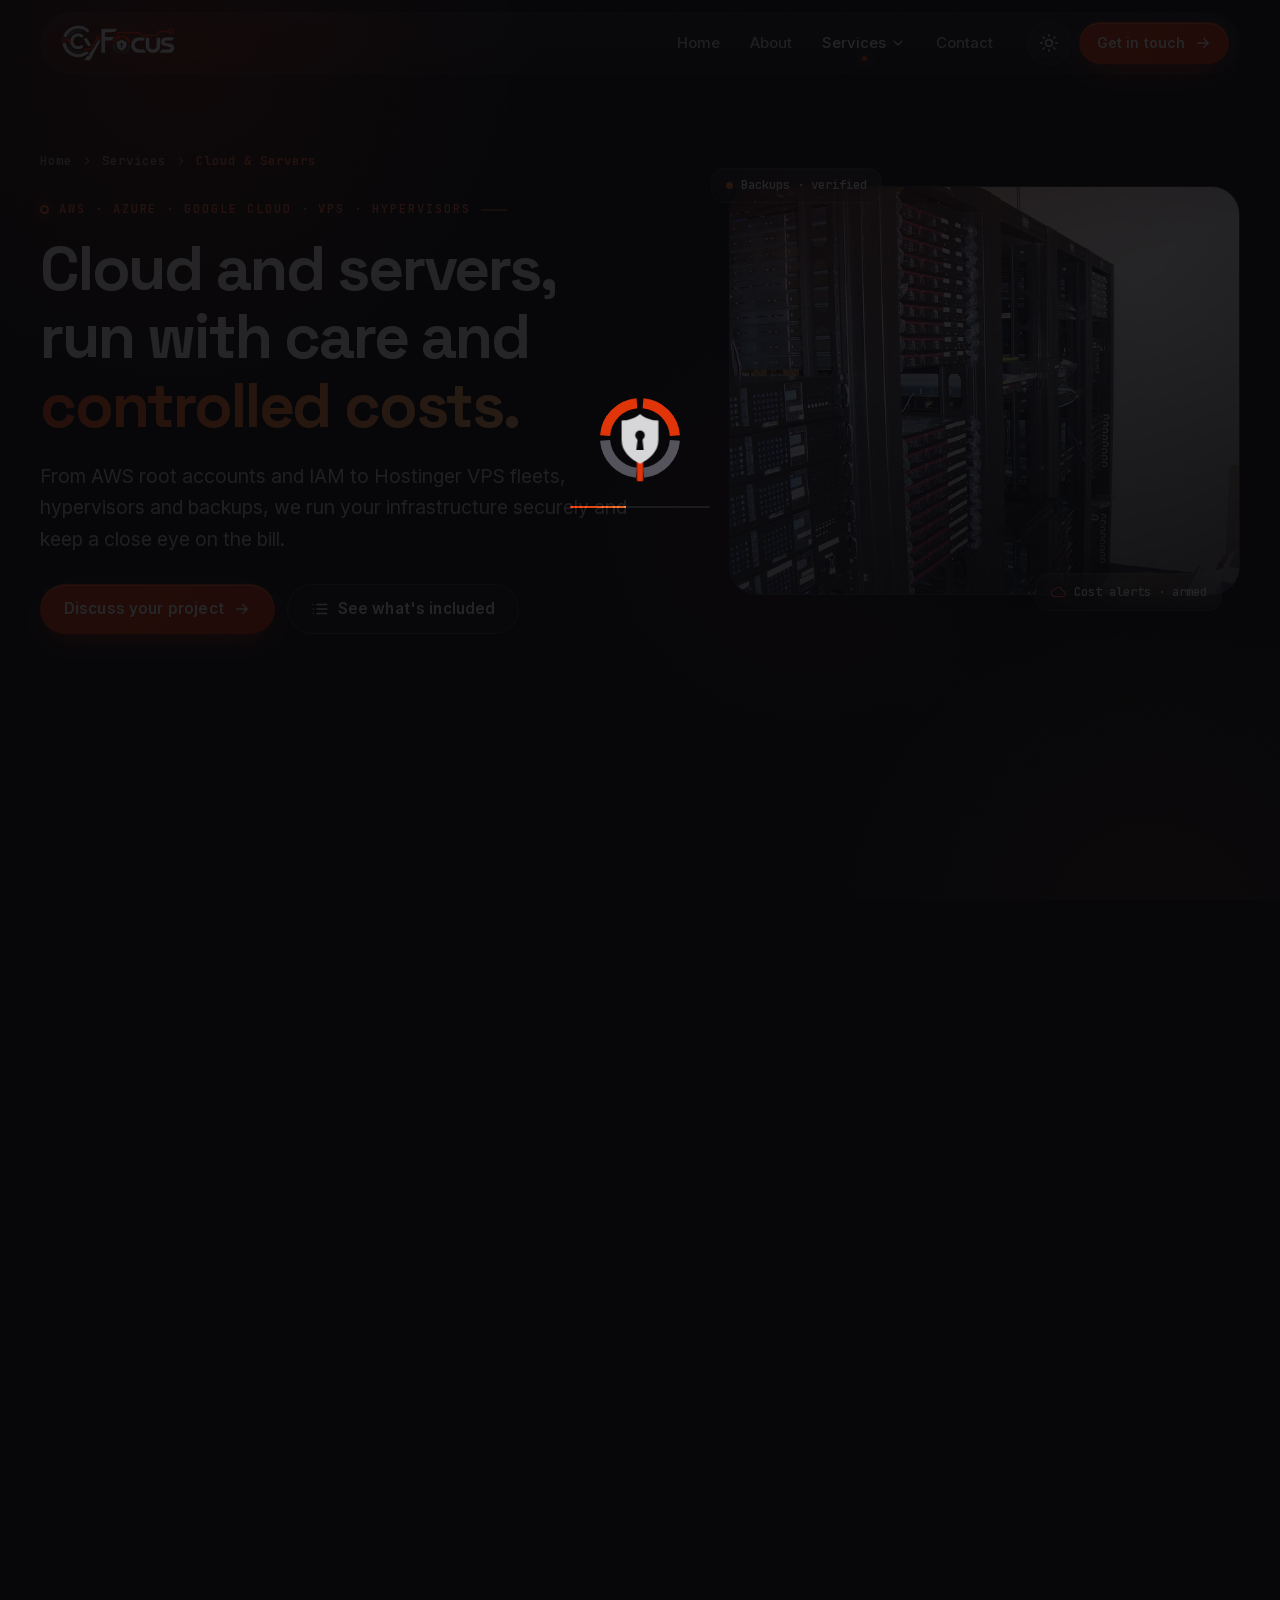
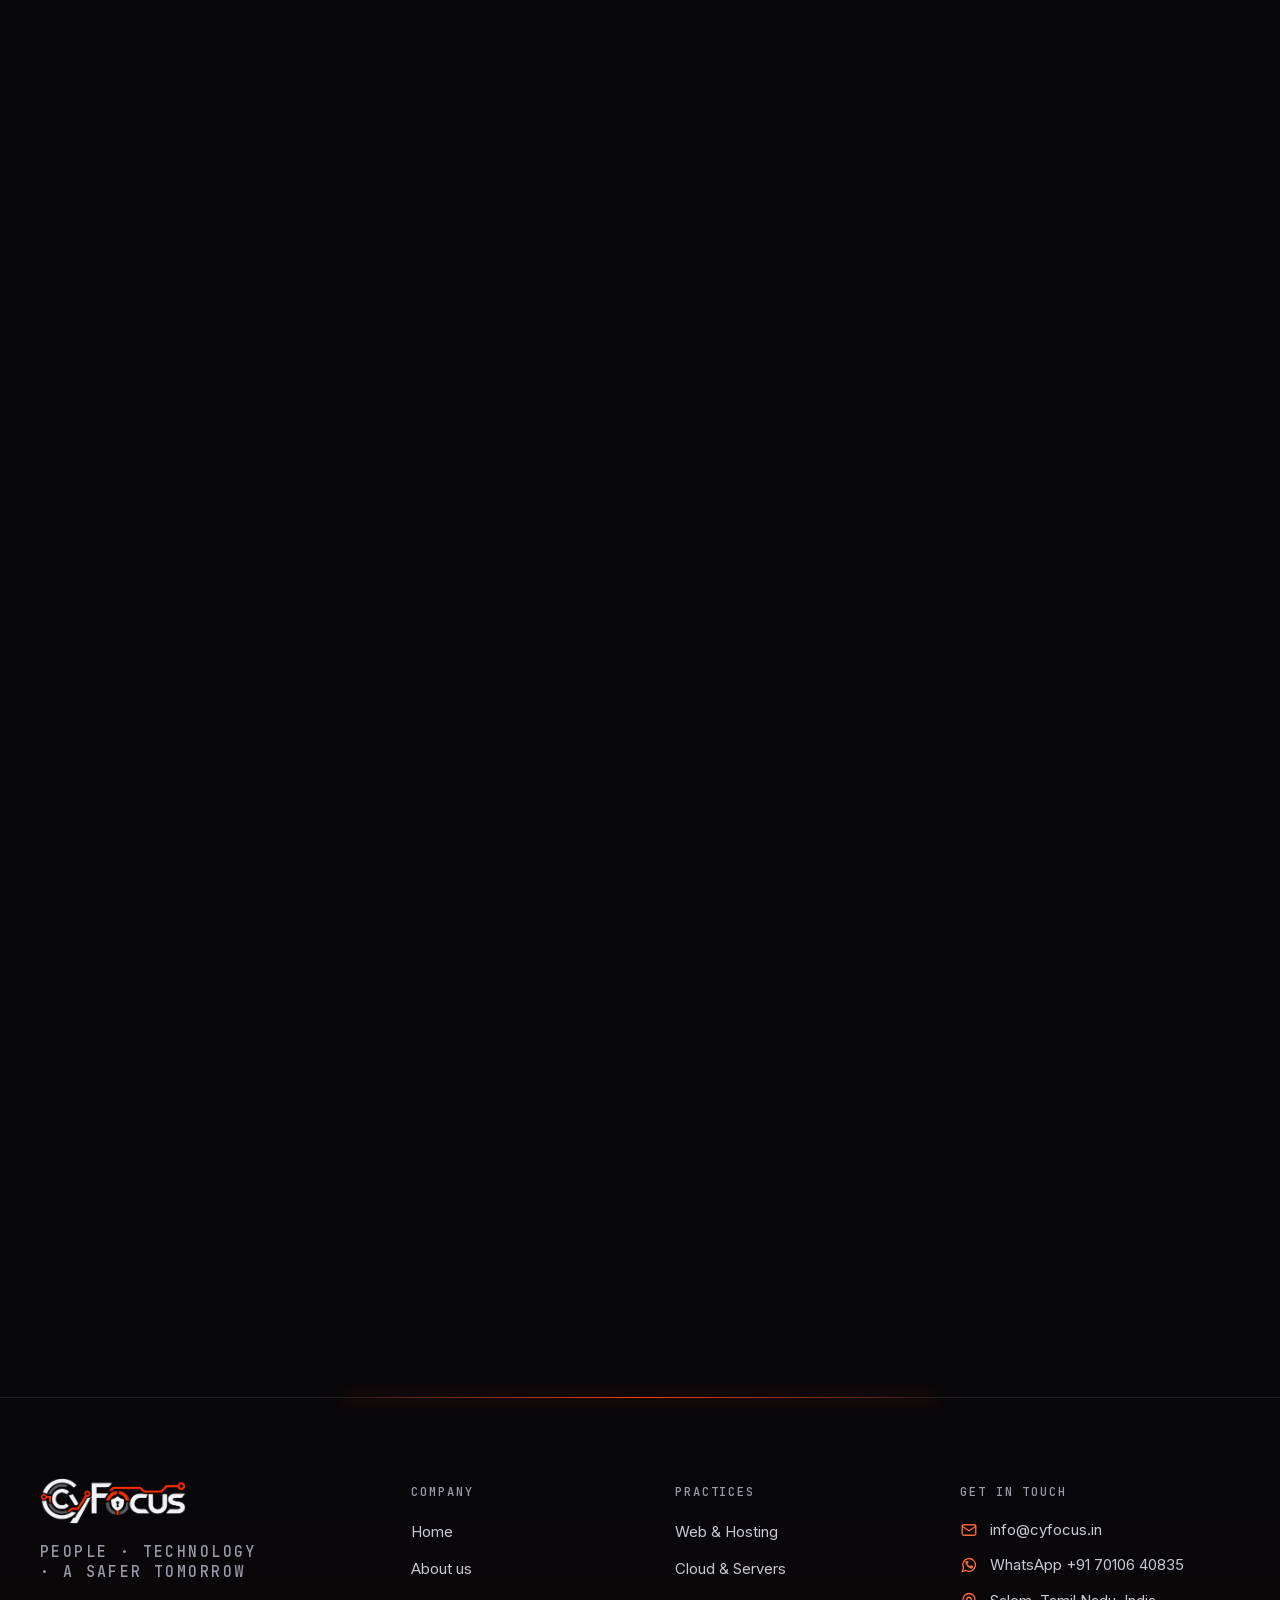
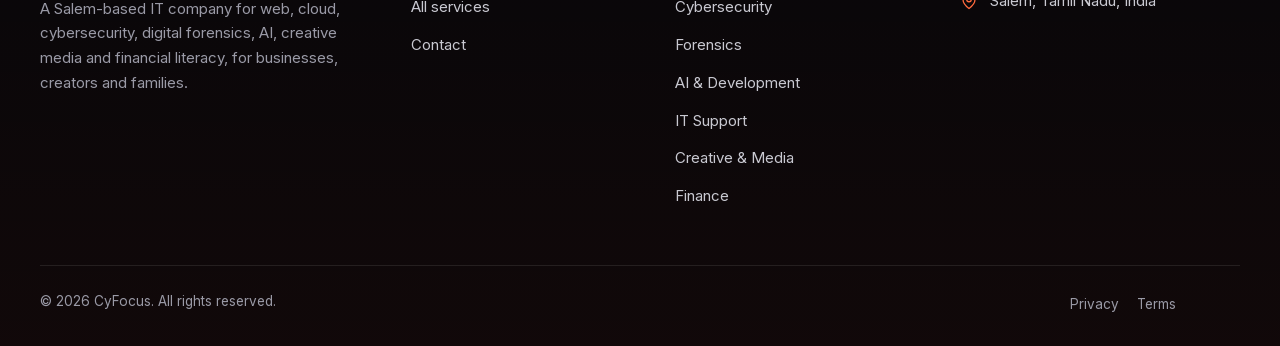
<file: cloud.html>
<!doctype html>
<html lang="en-IN" data-theme="dark" class="no-js">
<head>
<meta charset="utf-8">
<meta http-equiv="Content-Security-Policy" content="default-src 'none'; script-src 'self'; style-src 'self'; font-src 'self'; img-src 'self' data:; manifest-src 'self'; connect-src 'self'; frame-src https://maps.google.com https://www.google.com; form-action 'self' mailto:; base-uri 'none'; object-src 'none'; upgrade-insecure-requests; require-trusted-types-for 'script'; trusted-types 'none'">
<meta name="referrer" content="strict-origin-when-cross-origin">
<meta name="robots" content="index, follow, noarchive, max-image-preview:large, max-snippet:-1">
<meta name="viewport" content="width=device-width, initial-scale=1, viewport-fit=cover">
<meta name="format-detection" content="telephone=no">
<title>Cloud, Servers &amp; Virtualization in Salem | CyFocus</title>
<meta name="description" content="Cloud accounts, virtual servers and hypervisors, managed securely with backups, monitoring and cost control built in. CyFocus, Salem, Tamil Nadu.">
<link rel="canonical" href="https://cyfocus.in/cloud.html">
<meta name="theme-color" content="#07070A">
<meta name="author" content="CyFocus">
<meta property="og:type" content="website">
<meta property="og:site_name" content="CyFocus">
<meta property="og:locale" content="en_IN">
<meta property="og:title" content="Cloud, Servers &amp; Virtualization in Salem | CyFocus">
<meta property="og:description" content="Cloud accounts, virtual servers and hypervisors, managed securely with backups, monitoring and cost control built in. CyFocus, Salem, Tamil Nadu.">
<meta property="og:url" content="https://cyfocus.in/cloud.html">
<meta property="og:image" content="https://cyfocus.in/assets/img/brand/og-image.jpg">
<meta property="og:image:width" content="1200">
<meta property="og:image:height" content="630">
<meta property="og:image:alt" content="CyFocus logo on a dark glass background">
<meta name="twitter:card" content="summary_large_image">
<meta name="twitter:title" content="Cloud, Servers &amp; Virtualization in Salem | CyFocus">
<meta name="twitter:description" content="Cloud accounts, virtual servers and hypervisors, managed securely with backups, monitoring and cost control built in. CyFocus, Salem, Tamil Nadu.">
<meta name="twitter:image" content="https://cyfocus.in/assets/img/brand/og-image.jpg">
<link rel="icon" href="favicon.ico" sizes="any">
<link rel="icon" type="image/png" sizes="32x32" href="assets/img/brand/favicon-32.png">
<link rel="apple-touch-icon" href="assets/img/brand/apple-touch-icon.png">
<link rel="manifest" href="site.webmanifest">
<script src="assets/js/boot.js?v=2026101606"></script>
<link rel="preload" href="assets/fonts/inter-latin.woff2" as="font" type="font/woff2" crossorigin>
<link rel="preload" href="assets/fonts/space-grotesk-latin.woff2" as="font" type="font/woff2" crossorigin>
<link rel="stylesheet" href="assets/css/style.css?v=2026101606">
<script type="application/ld+json">{"@context":"https://schema.org","@graph":[{"@type":"WebPage","@id":"https://cyfocus.in/cloud.html#webpage","url":"https://cyfocus.in/cloud.html","name":"Cloud, Servers & Virtualization in Salem | CyFocus","description":"Cloud accounts, virtual servers and hypervisors, managed securely with backups, monitoring and cost control built in. CyFocus, Salem, Tamil Nadu.","inLanguage":"en-IN","isPartOf":{"@id":"https://cyfocus.in/#website"},"publisher":{"@id":"https://cyfocus.in/#organization"},"breadcrumb":{"@id":"https://cyfocus.in/cloud.html#breadcrumb"}},{"@type":"BreadcrumbList","@id":"https://cyfocus.in/cloud.html#breadcrumb","itemListElement":[{"@type":"ListItem","position":1,"name":"Home","item":"https://cyfocus.in/"},{"@type":"ListItem","position":2,"name":"Cloud & Servers","item":"https://cyfocus.in/cloud.html"}]},{"@type":"Service","@id":"https://cyfocus.in/cloud.html#service","name":"Cloud, server and virtualization management","serviceType":"Cloud, server and virtualization management","description":"Cloud accounts, virtual servers and hypervisors with backups, monitoring and cost control.","url":"https://cyfocus.in/cloud.html","provider":{"@id":"https://cyfocus.in/#organization"},"areaServed":{"@type":"Country","name":"India"}}]}</script>
</head>
<body data-page="cloud">
<script src="assets/js/icons.js?v=2026101606" defer></script>
<a class="skip-link" href="#main">Skip to content</a>
<div class="bg-scene" aria-hidden="true"><span class="orb orb-1"></span><span class="orb orb-2"></span><span class="orb orb-3"></span><span class="bg-grid"></span><span class="bg-noise"></span></div>
<div class="preloader" aria-hidden="true"><div class="preloader-inner"><svg class="emblem-svg" viewBox="0 0 100 100" aria-hidden="true" focusable="false"><g><path class="em-arc em-o" pathLength="1" d="M12.09 47.35A38 38 0 0 1 46.69 12.14"/><path class="em-arc em-o" pathLength="1" d="M53.31 12.14A38 38 0 0 1 87.91 47.35"/><path class="em-arc em-g" pathLength="1" d="M87.91 52.65A38 38 0 0 1 53.97 87.79"/><path class="em-arc em-g" pathLength="1" d="M46.03 87.79A38 38 0 0 1 12.09 52.65"/></g><rect class="em-bar" x="46.6" y="72" width="6.8" height="25" rx="1"/><path class="em-shield" d="M50 24C57 29.5 64 31 70 31V52C70 65 60 73 50 78C40 73 30 65 30 52V31C36 31 43 29.5 50 24Z"/><circle class="em-key" cx="50" cy="47" r="5.2"/><path class="em-key" d="M47.6 50h4.8l1.6 13h-8z"/></svg><div class="preloader-bar"><span></span></div></div></div>
<div class="page-veil" aria-hidden="true"></div>
<div class="scroll-progress" aria-hidden="true"></div>
<header class="site-header">
  <div class="bar">
    <a class="brand" href="/" aria-label="CyFocus home"><img class="logo logo--dark" src="assets/img/brand/logo-dark.webp" width="320" height="101" alt="CyFocus"><img class="logo logo--light" src="assets/img/brand/logo-light.webp" width="320" height="101" alt="CyFocus"></a>
    <nav class="nav" aria-label="Primary">
      <a href="/">Home</a>
      <a href="about.html">About</a>
      <div class="has-mega">
        <button class="nav-btn is-current" type="button" aria-expanded="false" aria-controls="mega-services">Services <svg class="ico" aria-hidden="true"><use href="#i-chevron-down"/></svg></button>
        <div class="mega glass" id="mega-services">
          <div class="mega-grid"><a href="web-hosting.html"><span class="mi"><svg class="ico" aria-hidden="true"><use href="#i-code"/></svg></span><span><strong>Web &amp; Hosting</strong><small>Websites, WordPress, domains, DNS, SSL and business email.</small></span></a><a href="cloud.html" aria-current="page"><span class="mi"><svg class="ico" aria-hidden="true"><use href="#i-cloud"/></svg></span><span><strong>Cloud &amp; Servers</strong><small>AWS, Azure, GCP, VPS, backups, monitoring and hypervisors.</small></span></a><a href="security.html"><span class="mi"><svg class="ico" aria-hidden="true"><use href="#i-shield"/></svg></span><span><strong>Cybersecurity</strong><small>Ethical hacking, Wazuh SIEM &amp; XDR, OSINT and network security.</small></span></a><a href="forensics.html"><span class="mi"><svg class="ico" aria-hidden="true"><use href="#i-fingerprint"/></svg></span><span><strong>Forensics</strong><small>Computer, mobile and cloud forensics, plus data recovery.</small></span></a><a href="ai-dev.html"><span class="mi"><svg class="ico" aria-hidden="true"><use href="#i-sparkles"/></svg></span><span><strong>AI &amp; Development</strong><small>Local and cloud AI hosting, ML, Python and vibe coding.</small></span></a><a href="it-support.html"><span class="mi"><svg class="ico" aria-hidden="true"><use href="#i-monitor"/></svg></span><span><strong>IT Support</strong><small>Windows, Linux, macOS, home NAS, networking and Tally.</small></span></a><a href="creative.html"><span class="mi"><svg class="ico" aria-hidden="true"><use href="#i-palette"/></svg></span><span><strong>Creative &amp; Media</strong><small>Book publishing, YouTube, photo and video editing, design.</small></span></a><a href="finance.html"><span class="mi"><svg class="ico" aria-hidden="true"><use href="#i-trending-up"/></svg></span><span><strong>Finance</strong><small>Investing, insurance, debt and emergency-fund education.</small></span></a></div>
          <div class="mega-foot"><span>Not sure where to start? <a class="link-arrow" href="contact.html">Talk to us</a></span><a class="link-arrow" href="services.html">All 75+ services <svg class="ico" aria-hidden="true"><use href="#i-arrow-right"/></svg></a></div>
        </div>
      </div>
      <a href="contact.html">Contact</a>
    </nav>
    <div class="nav-actions">
      <button class="icon-btn theme-toggle" type="button" data-theme-toggle aria-label="Switch to light theme"><svg class="ico i-sun" aria-hidden="true"><use href="#i-sun"/></svg><svg class="ico i-moon" aria-hidden="true"><use href="#i-moon"/></svg></button>
      <a class="btn btn-primary btn-sm" href="contact.html">Get in touch <svg class="ico ico-move" aria-hidden="true"><use href="#i-arrow-right"/></svg></a>
      <button class="icon-btn menu-toggle" type="button" aria-expanded="false" aria-controls="drawer" aria-label="Open menu"><svg class="ico" aria-hidden="true"><use href="#i-menu"/></svg></button>
    </div>
  </div>
</header>
<div class="drawer" id="drawer" role="dialog" aria-modal="true" aria-label="Site menu">
  <div class="drawer-head">
    <a class="brand" href="/" aria-label="CyFocus home"><img class="logo logo--dark" src="assets/img/brand/logo-dark.webp" width="320" height="101" alt="CyFocus"><img class="logo logo--light" src="assets/img/brand/logo-light.webp" width="320" height="101" alt="CyFocus"></a>
    <div class="u-flex8">
      <button class="icon-btn theme-toggle" type="button" data-theme-toggle aria-label="Switch to light theme"><svg class="ico i-sun" aria-hidden="true"><use href="#i-sun"/></svg><svg class="ico i-moon" aria-hidden="true"><use href="#i-moon"/></svg></button>
      <button class="icon-btn" type="button" data-drawer-close aria-label="Close menu"><svg class="ico" aria-hidden="true"><use href="#i-x"/></svg></button>
    </div>
  </div>
  <nav class="drawer-nav" aria-label="Mobile">
    <a href="/">Home <svg class="ico" aria-hidden="true"><use href="#i-arrow-up-right"/></svg></a>
    <a href="about.html">About <svg class="ico" aria-hidden="true"><use href="#i-arrow-up-right"/></svg></a>
    <button class="d-btn" type="button" aria-expanded="false" aria-controls="d-services">Services <svg class="ico" aria-hidden="true"><use href="#i-chevron-down"/></svg></button>
    <div class="d-sub" id="d-services"><div>
      <a href="services.html"><span class="mi"><svg class="ico" aria-hidden="true"><use href="#i-grid"/></svg></span>All services</a>
      <a href="web-hosting.html"><span class="mi"><svg class="ico" aria-hidden="true"><use href="#i-code"/></svg></span>Web &amp; Hosting</a><a href="cloud.html"><span class="mi"><svg class="ico" aria-hidden="true"><use href="#i-cloud"/></svg></span>Cloud &amp; Servers</a><a href="security.html"><span class="mi"><svg class="ico" aria-hidden="true"><use href="#i-shield"/></svg></span>Cybersecurity</a><a href="forensics.html"><span class="mi"><svg class="ico" aria-hidden="true"><use href="#i-fingerprint"/></svg></span>Forensics</a><a href="ai-dev.html"><span class="mi"><svg class="ico" aria-hidden="true"><use href="#i-sparkles"/></svg></span>AI &amp; Development</a><a href="it-support.html"><span class="mi"><svg class="ico" aria-hidden="true"><use href="#i-monitor"/></svg></span>IT Support</a><a href="creative.html"><span class="mi"><svg class="ico" aria-hidden="true"><use href="#i-palette"/></svg></span>Creative &amp; Media</a><a href="finance.html"><span class="mi"><svg class="ico" aria-hidden="true"><use href="#i-trending-up"/></svg></span>Finance</a>
    </div></div>
    <a href="contact.html">Contact <svg class="ico" aria-hidden="true"><use href="#i-arrow-up-right"/></svg></a>
  </nav>
  <div class="drawer-foot">
    <a class="btn btn-primary btn-block" href="contact.html">Get in touch <svg class="ico ico-move" aria-hidden="true"><use href="#i-arrow-right"/></svg></a>
    <div class="contact-mini"><a href="mailto:info@cyfocus.in">info@cyfocus.in</a><a href="https://wa.me/917010640835" target="_blank" rel="noopener">WhatsApp +91 70106 40835</a></div>
  </div>
</div>
<main id="main">
<section class="page-hero">
  <div class="container page-hero-grid">
    <div>
      <div data-reveal><nav class="breadcrumb" aria-label="Breadcrumb"><a href="/">Home</a><svg class="ico" aria-hidden="true"><use href="#i-chevron-right"/></svg><a href="services.html">Services</a><svg class="ico" aria-hidden="true"><use href="#i-chevron-right"/></svg><span aria-current="page">Cloud &amp; Servers</span></nav></div>
      <span class="eyebrow u-i1" data-reveal>AWS · Azure · Google Cloud · VPS · Hypervisors</span>
      <h1 class="u-i2" data-reveal>Cloud and servers, run with care and <span class="grad-text">controlled costs.</span></h1>
      <p class="lead u-i3" data-reveal>From AWS root accounts and IAM to Hostinger VPS fleets, hypervisors and backups, we run your infrastructure securely and keep a close eye on the bill.</p>
      <div class="hero-cta u-m0 u-i4" data-reveal>
        <a class="btn btn-primary" href="contact.html?service=cloud">Discuss your project <svg class="ico ico-move" aria-hidden="true"><use href="#i-arrow-right"/></svg></a>
        <a class="btn btn-ghost" href="#services"><svg class="ico" aria-hidden="true"><use href="#i-list"/></svg> See what's included</a>
      </div>
    </div>
    <div class="hero-media u-i2" data-reveal="zoom">
      <div class="media"><img src="assets/img/photos/cloud-servers-1200.webp" srcset="assets/img/photos/cloud-servers-800.webp 800w, assets/img/photos/cloud-servers-1200.webp 1200w" sizes="(max-width: 992px) 100vw, 600px" width="1200" height="900" alt="Rows of rack-mounted servers in a data centre" fetchpriority="high" decoding="async"></div>
      <div class="float-chip glass chip-a"><span class="live"></span>Backups · verified</div>
      <div class="float-chip glass chip-c"><svg class="ico" aria-hidden="true"><use href="#i-cloud"/></svg>Cost alerts · armed</div>
    </div>
  </div>
</section>

<section class="section" id="services">
  <div class="container">
    <div class="section-head split-head" data-reveal><div><span class="eyebrow">What we do</span><h2>Infrastructure that stays up and stays affordable.</h2><p>We manage everything from a single VPS to multi-cloud environments, with clear runbooks and 24×7 alerting.</p></div><a class="link-arrow" href="services.html#cloud">View in catalogue <svg class="ico" aria-hidden="true"><use href="#i-arrow-right"/></svg></a></div>
    <div class="grid grid-3" data-stagger>
      <article class="card glass spot" data-reveal data-tilt><span class="card-icon"><svg class="ico" aria-hidden="true"><use href="#i-key"/></svg></span><h3>AWS Root Account Management</h3><p>Root account lockdown with MFA, alternate contacts, billing access controls and break-glass procedures.</p></article>
      <article class="card glass spot" data-reveal data-tilt><span class="card-icon"><svg class="ico" aria-hidden="true"><use href="#i-cpu"/></svg></span><h3>AWS EC2</h3><p>Instance sizing, AMIs, security groups, Elastic IPs, patching and right-sizing for performance and price.</p></article>
      <article class="card glass spot" data-reveal data-tilt><span class="card-icon"><svg class="ico" aria-hidden="true"><use href="#i-bucket"/></svg></span><h3>AWS S3</h3><p>Buckets with correct policies, encryption, versioning, lifecycle rules and public-access blocks.</p></article>
      <article class="card glass spot" data-reveal data-tilt><span class="card-icon"><svg class="ico" aria-hidden="true"><use href="#i-id-card"/></svg></span><h3>IAM User Management</h3><p>Least-privilege users, groups, roles and policies, access-key rotation and regular access reviews.</p></article>
      <article class="card glass spot" data-reveal data-tilt><span class="card-icon"><svg class="ico" aria-hidden="true"><use href="#i-rupee"/></svg></span><h3>Cloud Cost Management</h3><p>Budgets, alerts, tagging, Savings Plans and clean-up of idle resources across AWS, Azure and GCP.</p></article>
      <article class="card glass spot" data-reveal data-tilt><span class="card-icon"><svg class="ico" aria-hidden="true"><use href="#i-cloud"/></svg></span><h3>Multi-Cloud Management</h3><p>Day-to-day operations on AWS, Microsoft Azure, Google Cloud and DigitalOcean from one accountable team.</p></article>
      <article class="card glass spot" data-reveal data-tilt><span class="card-icon"><svg class="ico" aria-hidden="true"><use href="#i-server"/></svg></span><h3>Hostinger VPS Management</h3><p>Full VPS setup and administration on Hostinger: OS, firewall, web stack, updates and support.</p></article>
      <article class="card glass spot" data-reveal data-tilt><span class="card-icon"><svg class="ico" aria-hidden="true"><use href="#i-refresh"/></svg></span><h3>VPS Backup &amp; Monitoring</h3><p>Automated snapshots, off-site backups, restore testing, uptime checks and resource alerts, 24×7.</p></article>
      <article class="card glass spot" data-reveal data-tilt><span class="card-icon"><svg class="ico" aria-hidden="true"><use href="#i-sliders"/></svg></span><h3>Server Management</h3><p>Linux and Windows servers patched, tuned, documented and monitored, with clear runbooks.</p></article>
      <article class="card glass spot" data-reveal data-tilt><span class="card-icon"><svg class="ico" aria-hidden="true"><use href="#i-shield-check"/></svg></span><h3>Server Security Management</h3><p>SSH hardening, firewalls, Fail2ban, CIS-style baselines, vulnerability patching and audit logging.</p></article>
      <article class="card glass spot" data-reveal data-tilt><span class="card-icon"><svg class="ico" aria-hidden="true"><use href="#i-layers"/></svg></span><h3>Virtualization</h3><p>Consolidate workloads with virtual machines and containers to save hardware, power and money.</p></article>
      <article class="card glass spot" data-reveal data-tilt><span class="card-icon"><svg class="ico" aria-hidden="true"><use href="#i-box"/></svg></span><h3>VM Hypervisors</h3><p>Proxmox VE, VMware ESXi, Hyper-V and KVM deployments with storage, networking and HA planning.</p></article>
      <article class="card glass spot" data-reveal data-tilt><span class="card-icon"><svg class="ico" aria-hidden="true"><use href="#i-coin"/></svg></span><h3>Crypto Mining Setup</h3><p>GPU and ASIC rig builds, OS and miner configuration, thermal and power planning, plus remote monitoring.</p></article>
    </div>
  </div>
</section>

<section class="section-tight">
  <div class="container">
    <div class="glass u-pad-lg" data-reveal>
      <span class="eyebrow">Platforms &amp; tools</span>
      <h2 class="u-title-md">Platforms we manage</h2>
      <div class="chips"><span class="chip"><span class="dot"></span>AWS EC2</span><span class="chip"><span class="dot"></span>AWS S3</span><span class="chip"><span class="dot"></span>AWS IAM</span><span class="chip"><span class="dot"></span>Microsoft Azure</span><span class="chip"><span class="dot"></span>Google Cloud</span><span class="chip"><span class="dot"></span>DigitalOcean</span><span class="chip"><span class="dot"></span>Hostinger VPS</span><span class="chip"><span class="dot"></span>Ubuntu Server</span><span class="chip"><span class="dot"></span>Debian</span><span class="chip"><span class="dot"></span>Windows Server</span><span class="chip"><span class="dot"></span>Proxmox VE</span><span class="chip"><span class="dot"></span>VMware ESXi</span><span class="chip"><span class="dot"></span>Hyper-V</span><span class="chip"><span class="dot"></span>Docker</span></div>
    </div>
  </div>
</section>
<section class="section">
  <div class="container">
    <div class="section-head center" data-reveal><span class="eyebrow">Process</span><h2>How we work with you.</h2></div>
    <ol class="steps" data-stagger><li class="step" data-reveal><div class="step-card glass"><span class="step-num" aria-hidden="true">01</span><span class="step-icon"><svg class="ico" aria-hidden="true"><use href="#i-compass"/></svg></span><h3>Discover</h3><p>We listen, audit what you already have and understand your goals.</p></div></li><li class="step" data-reveal><div class="step-card glass"><span class="step-num" aria-hidden="true">02</span><span class="step-icon"><svg class="ico" aria-hidden="true"><use href="#i-map"/></svg></span><h3>Plan</h3><p>A clear scope, timeline and quote, so there are no surprises.</p></div></li><li class="step" data-reveal><div class="step-card glass"><span class="step-num" aria-hidden="true">03</span><span class="step-icon"><svg class="ico" aria-hidden="true"><use href="#i-wrench"/></svg></span><h3>Build &amp; secure</h3><p>We implement, harden and document everything we touch.</p></div></li><li class="step" data-reveal><div class="step-card glass"><span class="step-num" aria-hidden="true">04</span><span class="step-icon"><svg class="ico" aria-hidden="true"><use href="#i-activity"/></svg></span><h3>Monitor &amp; support</h3><p>Ongoing monitoring, backups and a team that answers.</p></div></li></ol>
  </div>
</section>
<section class="section u-pt0">
  <div class="container">
    <div class="section-head center" data-reveal><span class="eyebrow">FAQ</span><h2>Cloud &amp; Servers questions.</h2></div>
    <div class="faq" data-stagger><details class="glass-lite" data-reveal><summary>Why does the AWS root account need special attention?<span class="pm" aria-hidden="true"></span></summary><div class="answer"><p>The root user can do anything, including closing the account. We enable MFA, remove root access keys, set alternate contacts and move day-to-day work to IAM users and roles.</p></div></details><details class="glass-lite" data-reveal><summary>Can you reduce our cloud bill?<span class="pm" aria-hidden="true"></span></summary><div class="answer"><p>Usually, yes. We look for idle and oversized resources, storage-class savings, data-transfer costs and commitment discounts, then set budgets and alerts so costs stay predictable.</p></div></details><details class="glass-lite" data-reveal><summary>Do you manage servers on Hostinger and DigitalOcean too?<span class="pm" aria-hidden="true"></span></summary><div class="answer"><p>Yes. We manage Hostinger VPS plans and DigitalOcean droplets as well as AWS, Azure and Google Cloud.</p></div></details><details class="glass-lite" data-reveal><summary>How do you know backups actually work?<span class="pm" aria-hidden="true"></span></summary><div class="answer"><p>We schedule regular restore drills to a separate environment, so backups are proven before you ever need them.</p></div></details></div>
  </div>
</section>
<section class="section-tight">
  <div class="container">
    <div class="cta-band glass" data-reveal="zoom">
      <svg class="cta-circuit" viewBox="0 0 600 300" fill="none" aria-hidden="true"><path d="M600 60H420l-40 40H260" stroke="url(#ctaG)" stroke-width="2"/><path d="M600 150H470l-30 30H330" stroke="url(#ctaG)" stroke-width="2"/><path d="M600 240H500l-40-40H380" stroke="url(#ctaG)" stroke-width="2"/><circle cx="260" cy="100" r="6" stroke="#FF3B0A" stroke-width="2.5"/><circle cx="330" cy="180" r="6" stroke="#FF3B0A" stroke-width="2.5"/><circle cx="380" cy="200" r="6" stroke="#FF7A2F" stroke-width="2.5"/><defs><linearGradient id="ctaG" x1="600" x2="250" y1="0" y2="0" gradientUnits="userSpaceOnUse"><stop stop-color="#FF3B0A" stop-opacity="0"/><stop offset="1" stop-color="#FF3B0A"/></linearGradient></defs></svg>
      <div class="u-rel">
        <span class="eyebrow">Let's talk</span>
        <h2>Want a calmer cloud and a smaller bill?</h2>
        <p>Share your current setup and we will come back with quick wins for security, reliability and cost.</p>
      </div>
      <div class="cta-actions">
        <a class="btn btn-primary" href="contact.html?service=cloud">Start a conversation <svg class="ico ico-move" aria-hidden="true"><use href="#i-arrow-right"/></svg></a>
        <a class="btn btn-ghost" href="https://wa.me/917010640835" target="_blank" rel="noopener"><svg class="ico" aria-hidden="true"><use href="#i-chat"/></svg> WhatsApp us</a>
      </div>
    </div>
  </div>
</section>
</main>
<footer class="site-footer">
  <div class="container">
    <div class="footer-grid">
      <div class="footer-brand">
        <a href="/" aria-label="CyFocus home"><img class="logo logo--dark" src="assets/img/brand/logo-dark.webp" width="320" height="101" alt="CyFocus" loading="lazy"><img class="logo logo--light" src="assets/img/brand/logo-light.webp" width="320" height="101" alt="CyFocus" loading="lazy"></a>
        <p class="footer-tag">People · Technology · A Safer Tomorrow</p>
        <p>A Salem-based IT company for web, cloud, cybersecurity, digital forensics, AI, creative media and financial literacy, for businesses, creators and families.</p>
      </div>
      <div class="footer-col">
        <h2>Company</h2>
        <ul>
          <li><a href="/">Home</a></li>
          <li><a href="about.html">About us</a></li>
          <li><a href="services.html">All services</a></li>
          <li><a href="contact.html">Contact</a></li>
        </ul>
      </div>
      <div class="footer-col">
        <h2>Practices</h2>
        <ul><li><a href="web-hosting.html">Web &amp; Hosting</a></li><li><a href="cloud.html">Cloud &amp; Servers</a></li><li><a href="security.html">Cybersecurity</a></li><li><a href="forensics.html">Forensics</a></li><li><a href="ai-dev.html">AI &amp; Development</a></li><li><a href="it-support.html">IT Support</a></li><li><a href="creative.html">Creative &amp; Media</a></li><li><a href="finance.html">Finance</a></li></ul>
      </div>
      <div class="footer-col">
        <h2>Get in touch</h2>
        <ul class="contact-list">
          <li><svg class="ico" aria-hidden="true"><use href="#i-mail"/></svg><a href="mailto:info@cyfocus.in">info@cyfocus.in</a></li>
          <li><svg class="ico" aria-hidden="true"><use href="#i-chat"/></svg><a href="https://wa.me/917010640835" target="_blank" rel="noopener">WhatsApp +91 70106 40835</a></li>
          <li><svg class="ico" aria-hidden="true"><use href="#i-map-pin"/></svg><span>Salem, Tamil Nadu, India</span></li>
        </ul>
      </div>
    </div>
    <div class="footer-bottom">
      <span>© <span data-year>2026</span> CyFocus. All rights reserved.</span>
      <nav aria-label="Legal"><a href="legal.html#privacy">Privacy</a><a href="legal.html#terms">Terms</a></nav>
    </div>
  </div>
</footer>
<button class="to-top" type="button" aria-label="Back to top"><svg class="ico" aria-hidden="true"><use href="#i-arrow-up"/></svg></button>
<div class="toast-region" aria-live="polite" aria-atomic="false"></div>
<script src="assets/js/main.js?v=2026101606" defer></script>

</body>
</html>
</file>
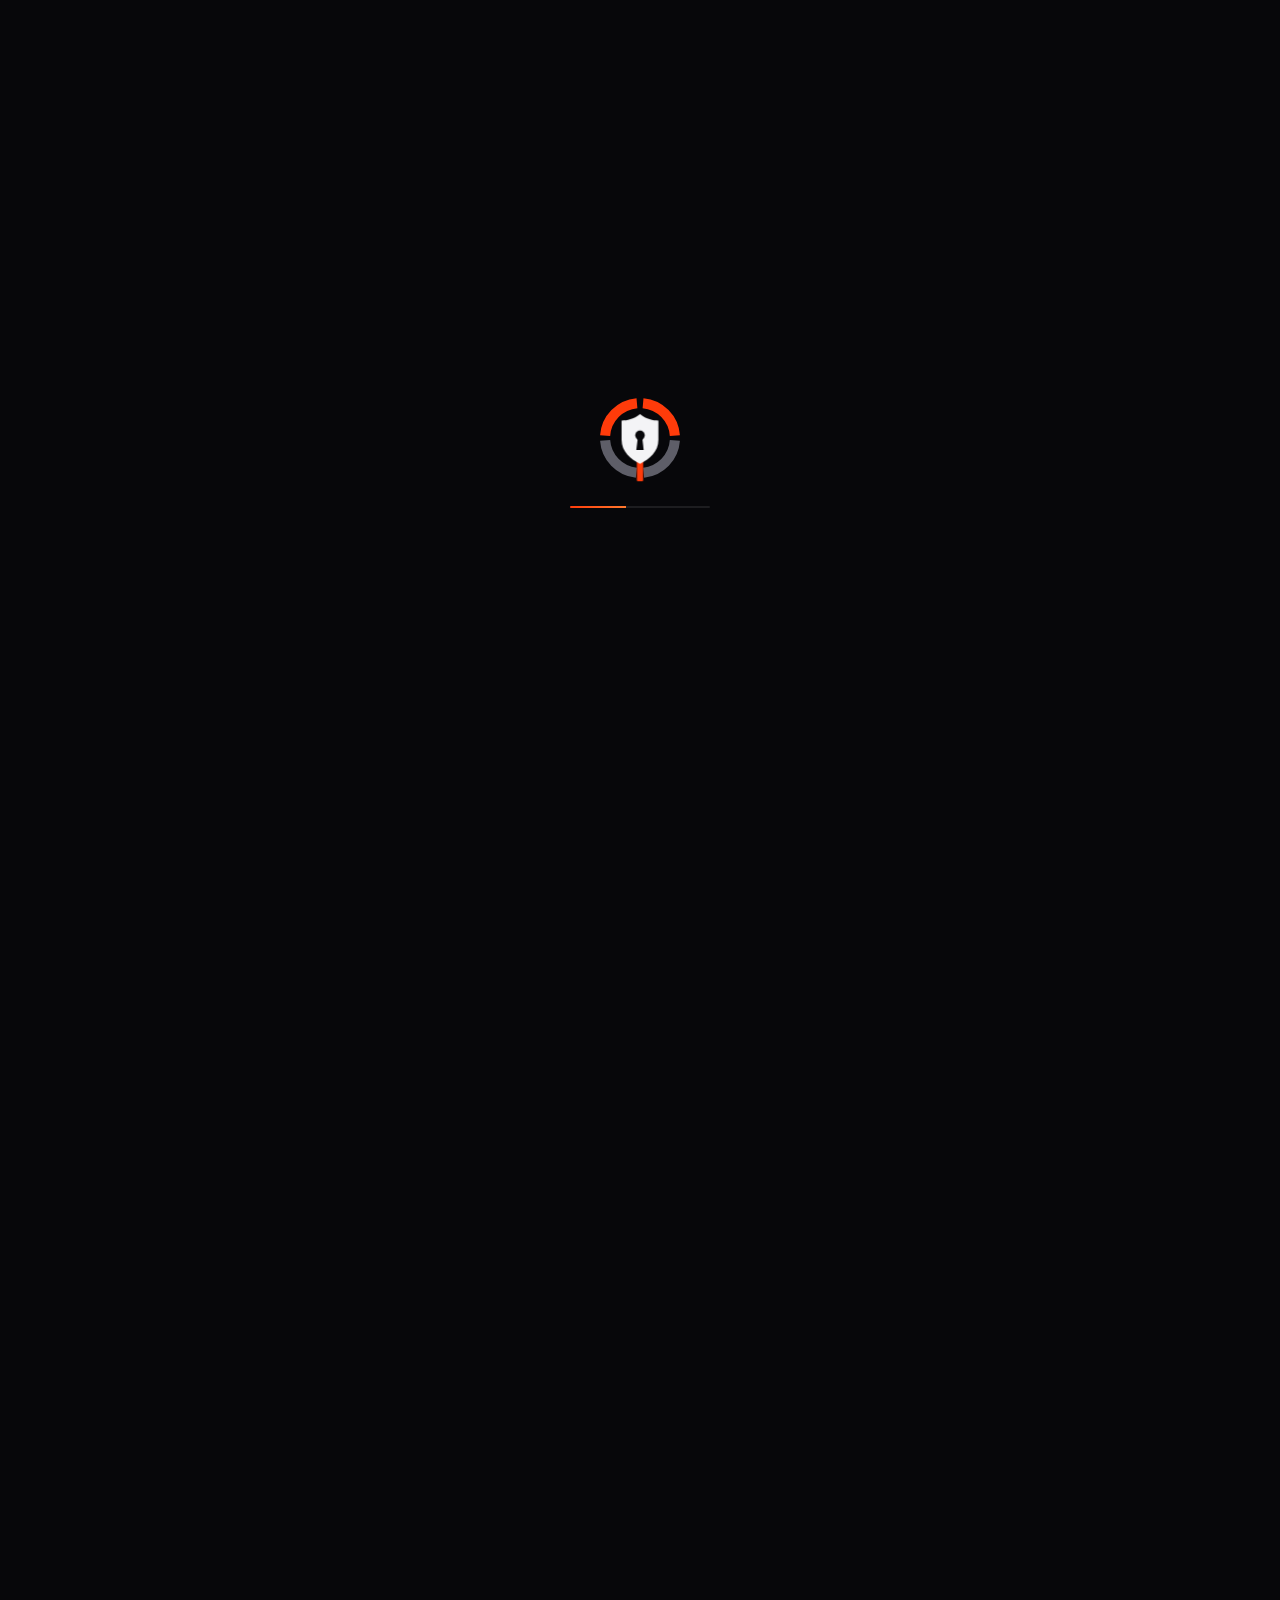
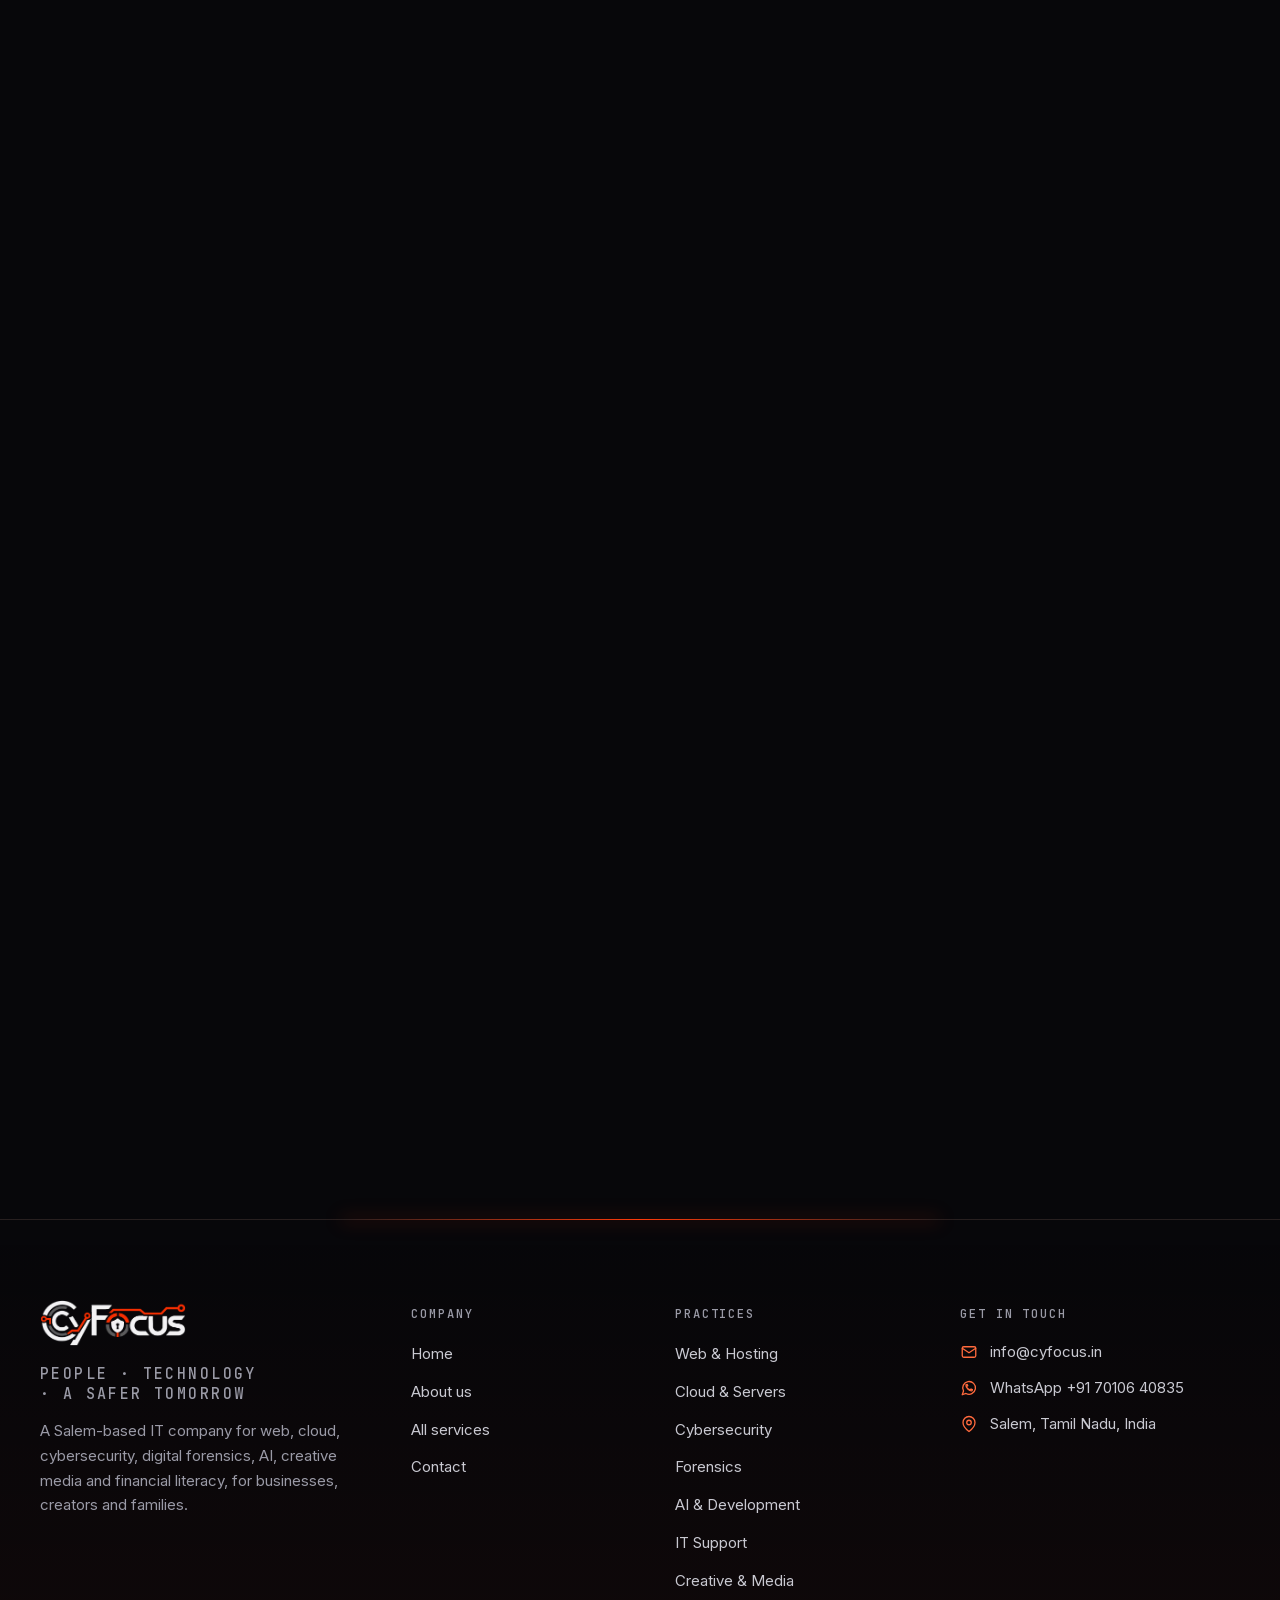
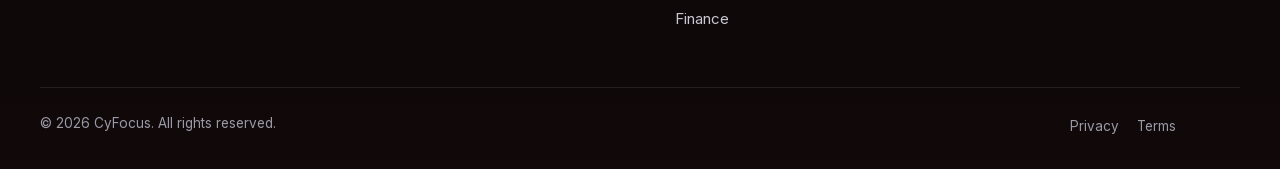
<file: contact.html>
<!doctype html>
<html lang="en-IN" data-theme="dark" class="no-js">
<head>
<meta charset="utf-8">
<meta http-equiv="Content-Security-Policy" content="default-src 'none'; script-src 'self'; style-src 'self'; font-src 'self'; img-src 'self' data:; manifest-src 'self'; connect-src 'self'; frame-src https://maps.google.com https://www.google.com; form-action 'self' mailto:; base-uri 'none'; object-src 'none'; upgrade-insecure-requests; require-trusted-types-for 'script'; trusted-types 'none'">
<meta name="referrer" content="strict-origin-when-cross-origin">
<meta name="robots" content="index, follow, noarchive, max-image-preview:large, max-snippet:-1">
<meta name="viewport" content="width=device-width, initial-scale=1, viewport-fit=cover">
<meta name="format-detection" content="telephone=no">
<title>Contact CyFocus | Email &amp; WhatsApp · Salem, Tamil Nadu</title>
<meta name="description" content="Contact CyFocus in Salem, Tamil Nadu. Email info@cyfocus.in or WhatsApp +91 70106 40835 for web, cloud, security, forensics, AI and IT support.">
<link rel="canonical" href="https://cyfocus.in/contact.html">
<meta name="theme-color" content="#07070A">
<meta name="author" content="CyFocus">
<meta property="og:type" content="website">
<meta property="og:site_name" content="CyFocus">
<meta property="og:locale" content="en_IN">
<meta property="og:title" content="Contact CyFocus | Email &amp; WhatsApp · Salem, Tamil Nadu">
<meta property="og:description" content="Contact CyFocus in Salem, Tamil Nadu. Email info@cyfocus.in or WhatsApp +91 70106 40835 for web, cloud, security, forensics, AI and IT support.">
<meta property="og:url" content="https://cyfocus.in/contact.html">
<meta property="og:image" content="https://cyfocus.in/assets/img/brand/og-image.jpg">
<meta property="og:image:width" content="1200">
<meta property="og:image:height" content="630">
<meta property="og:image:alt" content="CyFocus logo on a dark glass background">
<meta name="twitter:card" content="summary_large_image">
<meta name="twitter:title" content="Contact CyFocus | Email &amp; WhatsApp · Salem, Tamil Nadu">
<meta name="twitter:description" content="Contact CyFocus in Salem, Tamil Nadu. Email info@cyfocus.in or WhatsApp +91 70106 40835 for web, cloud, security, forensics, AI and IT support.">
<meta name="twitter:image" content="https://cyfocus.in/assets/img/brand/og-image.jpg">
<link rel="icon" href="favicon.ico" sizes="any">
<link rel="icon" type="image/png" sizes="32x32" href="assets/img/brand/favicon-32.png">
<link rel="apple-touch-icon" href="assets/img/brand/apple-touch-icon.png">
<link rel="manifest" href="site.webmanifest">
<script src="assets/js/boot.js?v=2026101606"></script>
<link rel="preload" href="assets/fonts/inter-latin.woff2" as="font" type="font/woff2" crossorigin>
<link rel="preload" href="assets/fonts/space-grotesk-latin.woff2" as="font" type="font/woff2" crossorigin>
<link rel="stylesheet" href="assets/css/style.css?v=2026101606">
<script type="application/ld+json">{"@context":"https://schema.org","@graph":[{"@type":"ContactPage","@id":"https://cyfocus.in/contact.html#webpage","url":"https://cyfocus.in/contact.html","name":"Contact CyFocus | Email & WhatsApp · Salem, Tamil Nadu","description":"Contact CyFocus in Salem, Tamil Nadu. Email info@cyfocus.in or WhatsApp +91 70106 40835 for web, cloud, security, forensics, AI and IT support.","inLanguage":"en-IN","isPartOf":{"@id":"https://cyfocus.in/#website"},"publisher":{"@id":"https://cyfocus.in/#organization"},"breadcrumb":{"@id":"https://cyfocus.in/contact.html#breadcrumb"}},{"@type":"BreadcrumbList","@id":"https://cyfocus.in/contact.html#breadcrumb","itemListElement":[{"@type":"ListItem","position":1,"name":"Home","item":"https://cyfocus.in/"},{"@type":"ListItem","position":2,"name":"Contact","item":"https://cyfocus.in/contact.html"}]}]}</script>
</head>
<body data-page="contact">
<script src="assets/js/icons.js?v=2026101606" defer></script>
<a class="skip-link" href="#main">Skip to content</a>
<div class="bg-scene" aria-hidden="true"><span class="orb orb-1"></span><span class="orb orb-2"></span><span class="orb orb-3"></span><span class="bg-grid"></span><span class="bg-noise"></span></div>
<div class="preloader" aria-hidden="true"><div class="preloader-inner"><svg class="emblem-svg" viewBox="0 0 100 100" aria-hidden="true" focusable="false"><g><path class="em-arc em-o" pathLength="1" d="M12.09 47.35A38 38 0 0 1 46.69 12.14"/><path class="em-arc em-o" pathLength="1" d="M53.31 12.14A38 38 0 0 1 87.91 47.35"/><path class="em-arc em-g" pathLength="1" d="M87.91 52.65A38 38 0 0 1 53.97 87.79"/><path class="em-arc em-g" pathLength="1" d="M46.03 87.79A38 38 0 0 1 12.09 52.65"/></g><rect class="em-bar" x="46.6" y="72" width="6.8" height="25" rx="1"/><path class="em-shield" d="M50 24C57 29.5 64 31 70 31V52C70 65 60 73 50 78C40 73 30 65 30 52V31C36 31 43 29.5 50 24Z"/><circle class="em-key" cx="50" cy="47" r="5.2"/><path class="em-key" d="M47.6 50h4.8l1.6 13h-8z"/></svg><div class="preloader-bar"><span></span></div></div></div>
<div class="page-veil" aria-hidden="true"></div>
<div class="scroll-progress" aria-hidden="true"></div>
<header class="site-header">
  <div class="bar">
    <a class="brand" href="/" aria-label="CyFocus home"><img class="logo logo--dark" src="assets/img/brand/logo-dark.webp" width="320" height="101" alt="CyFocus"><img class="logo logo--light" src="assets/img/brand/logo-light.webp" width="320" height="101" alt="CyFocus"></a>
    <nav class="nav" aria-label="Primary">
      <a href="/">Home</a>
      <a href="about.html">About</a>
      <div class="has-mega">
        <button class="nav-btn" type="button" aria-expanded="false" aria-controls="mega-services">Services <svg class="ico" aria-hidden="true"><use href="#i-chevron-down"/></svg></button>
        <div class="mega glass" id="mega-services">
          <div class="mega-grid"><a href="web-hosting.html"><span class="mi"><svg class="ico" aria-hidden="true"><use href="#i-code"/></svg></span><span><strong>Web &amp; Hosting</strong><small>Websites, WordPress, domains, DNS, SSL and business email.</small></span></a><a href="cloud.html"><span class="mi"><svg class="ico" aria-hidden="true"><use href="#i-cloud"/></svg></span><span><strong>Cloud &amp; Servers</strong><small>AWS, Azure, GCP, VPS, backups, monitoring and hypervisors.</small></span></a><a href="security.html"><span class="mi"><svg class="ico" aria-hidden="true"><use href="#i-shield"/></svg></span><span><strong>Cybersecurity</strong><small>Ethical hacking, Wazuh SIEM &amp; XDR, OSINT and network security.</small></span></a><a href="forensics.html"><span class="mi"><svg class="ico" aria-hidden="true"><use href="#i-fingerprint"/></svg></span><span><strong>Forensics</strong><small>Computer, mobile and cloud forensics, plus data recovery.</small></span></a><a href="ai-dev.html"><span class="mi"><svg class="ico" aria-hidden="true"><use href="#i-sparkles"/></svg></span><span><strong>AI &amp; Development</strong><small>Local and cloud AI hosting, ML, Python and vibe coding.</small></span></a><a href="it-support.html"><span class="mi"><svg class="ico" aria-hidden="true"><use href="#i-monitor"/></svg></span><span><strong>IT Support</strong><small>Windows, Linux, macOS, home NAS, networking and Tally.</small></span></a><a href="creative.html"><span class="mi"><svg class="ico" aria-hidden="true"><use href="#i-palette"/></svg></span><span><strong>Creative &amp; Media</strong><small>Book publishing, YouTube, photo and video editing, design.</small></span></a><a href="finance.html"><span class="mi"><svg class="ico" aria-hidden="true"><use href="#i-trending-up"/></svg></span><span><strong>Finance</strong><small>Investing, insurance, debt and emergency-fund education.</small></span></a></div>
          <div class="mega-foot"><span>Not sure where to start? <a class="link-arrow" href="contact.html">Talk to us</a></span><a class="link-arrow" href="services.html">All 75+ services <svg class="ico" aria-hidden="true"><use href="#i-arrow-right"/></svg></a></div>
        </div>
      </div>
      <a href="contact.html" aria-current="page">Contact</a>
    </nav>
    <div class="nav-actions">
      <button class="icon-btn theme-toggle" type="button" data-theme-toggle aria-label="Switch to light theme"><svg class="ico i-sun" aria-hidden="true"><use href="#i-sun"/></svg><svg class="ico i-moon" aria-hidden="true"><use href="#i-moon"/></svg></button>
      <a class="btn btn-primary btn-sm" href="contact.html">Get in touch <svg class="ico ico-move" aria-hidden="true"><use href="#i-arrow-right"/></svg></a>
      <button class="icon-btn menu-toggle" type="button" aria-expanded="false" aria-controls="drawer" aria-label="Open menu"><svg class="ico" aria-hidden="true"><use href="#i-menu"/></svg></button>
    </div>
  </div>
</header>
<div class="drawer" id="drawer" role="dialog" aria-modal="true" aria-label="Site menu">
  <div class="drawer-head">
    <a class="brand" href="/" aria-label="CyFocus home"><img class="logo logo--dark" src="assets/img/brand/logo-dark.webp" width="320" height="101" alt="CyFocus"><img class="logo logo--light" src="assets/img/brand/logo-light.webp" width="320" height="101" alt="CyFocus"></a>
    <div class="u-flex8">
      <button class="icon-btn theme-toggle" type="button" data-theme-toggle aria-label="Switch to light theme"><svg class="ico i-sun" aria-hidden="true"><use href="#i-sun"/></svg><svg class="ico i-moon" aria-hidden="true"><use href="#i-moon"/></svg></button>
      <button class="icon-btn" type="button" data-drawer-close aria-label="Close menu"><svg class="ico" aria-hidden="true"><use href="#i-x"/></svg></button>
    </div>
  </div>
  <nav class="drawer-nav" aria-label="Mobile">
    <a href="/">Home <svg class="ico" aria-hidden="true"><use href="#i-arrow-up-right"/></svg></a>
    <a href="about.html">About <svg class="ico" aria-hidden="true"><use href="#i-arrow-up-right"/></svg></a>
    <button class="d-btn" type="button" aria-expanded="false" aria-controls="d-services">Services <svg class="ico" aria-hidden="true"><use href="#i-chevron-down"/></svg></button>
    <div class="d-sub" id="d-services"><div>
      <a href="services.html"><span class="mi"><svg class="ico" aria-hidden="true"><use href="#i-grid"/></svg></span>All services</a>
      <a href="web-hosting.html"><span class="mi"><svg class="ico" aria-hidden="true"><use href="#i-code"/></svg></span>Web &amp; Hosting</a><a href="cloud.html"><span class="mi"><svg class="ico" aria-hidden="true"><use href="#i-cloud"/></svg></span>Cloud &amp; Servers</a><a href="security.html"><span class="mi"><svg class="ico" aria-hidden="true"><use href="#i-shield"/></svg></span>Cybersecurity</a><a href="forensics.html"><span class="mi"><svg class="ico" aria-hidden="true"><use href="#i-fingerprint"/></svg></span>Forensics</a><a href="ai-dev.html"><span class="mi"><svg class="ico" aria-hidden="true"><use href="#i-sparkles"/></svg></span>AI &amp; Development</a><a href="it-support.html"><span class="mi"><svg class="ico" aria-hidden="true"><use href="#i-monitor"/></svg></span>IT Support</a><a href="creative.html"><span class="mi"><svg class="ico" aria-hidden="true"><use href="#i-palette"/></svg></span>Creative &amp; Media</a><a href="finance.html"><span class="mi"><svg class="ico" aria-hidden="true"><use href="#i-trending-up"/></svg></span>Finance</a>
    </div></div>
    <a href="contact.html" aria-current="page">Contact <svg class="ico" aria-hidden="true"><use href="#i-arrow-up-right"/></svg></a>
  </nav>
  <div class="drawer-foot">
    <a class="btn btn-primary btn-block" href="contact.html">Get in touch <svg class="ico ico-move" aria-hidden="true"><use href="#i-arrow-right"/></svg></a>
    <div class="contact-mini"><a href="mailto:info@cyfocus.in">info@cyfocus.in</a><a href="https://wa.me/917010640835" target="_blank" rel="noopener">WhatsApp +91 70106 40835</a></div>
  </div>
</div>
<main id="main">
<section class="page-hero simple">
  <div class="container">
    <div data-reveal><nav class="breadcrumb" aria-label="Breadcrumb"><a href="/">Home</a><svg class="ico" aria-hidden="true"><use href="#i-chevron-right"/></svg><span aria-current="page">Contact</span></nav></div>
    <span class="eyebrow u-i1" data-reveal>Contact</span>
    <h1 class="u-i2" data-reveal>Let’s bring your project into <span class="grad-text">focus.</span></h1>
    <p class="lead u-i3" data-reveal>Tell us what you need: a website, a server, a security review, a forensic investigation or something else entirely. We usually reply within one business week.</p>
  </div>
</section>

<section class="section u-pt0">
  <div class="container contact-grid">
    <div>
      <form class="form glass" id="contact-form" action="mailto:info@cyfocus.in" method="post" enctype="text/plain" novalidate data-reveal aria-describedby="form-note">
        <div class="form-row">
          <div class="field"><label for="f-name">Full name <span class="req" aria-hidden="true">*</span></label><input class="input" id="f-name" name="name" type="text" autocomplete="name" required maxlength="80" placeholder="Your name" aria-describedby="e-name"><span class="error-msg" id="e-name" data-error="name"></span></div>
          <div class="field"><label for="f-email">Email <span class="req" aria-hidden="true">*</span></label><input class="input" id="f-email" name="email" type="email" autocomplete="email" required maxlength="120" placeholder="you@example.com" aria-describedby="e-email"><span class="error-msg" id="e-email" data-error="email"></span></div>
        </div>
        <div class="form-row">
          <div class="field"><label for="f-phone">WhatsApp number <span class="hint">(optional)</span></label><input class="input" id="f-phone" name="phone" type="tel" autocomplete="tel" inputmode="tel" maxlength="20" placeholder="+91 98765 43210" aria-describedby="e-phone"><span class="error-msg" id="e-phone" data-error="phone"></span></div>
          <div class="field"><label for="f-service">Service <span class="req" aria-hidden="true">*</span></label><select class="select" id="f-service" name="service" required aria-describedby="e-service"><option value="">Select a service…</option><optgroup label="Web Development &amp; Hosting"><option value="web-hosting">Web &amp; Hosting: general enquiry</option><option value="web-hosting:website-development">Website Development</option><option value="web-hosting:website-hosting-and-management">Website Hosting &amp; Management</option><option value="web-hosting:wordpress-hosting-and-management">WordPress Hosting &amp; Management</option><option value="web-hosting:hostinger-management">Hostinger Management</option><option value="web-hosting:domain-management">Domain Management</option><option value="web-hosting:dns-management">DNS Management</option><option value="web-hosting:ssl-tls-certificates">SSL / TLS Certificates</option><option value="web-hosting:cloudflare-setup">Cloudflare Setup</option><option value="web-hosting:cpanel-administration">cPanel Administration</option><option value="web-hosting:cloudpanel-on-ubuntu">CloudPanel on Ubuntu</option><option value="web-hosting:email-management">Email Management</option><option value="web-hosting:custom-email-setup-and-troubleshooting">Custom Email Setup &amp; Troubleshooting</option><option value="web-hosting:microsoft-365">Microsoft 365</option><option value="web-hosting:github-management">GitHub Management</option></optgroup><optgroup label="Cloud, Servers &amp; Virtualization"><option value="cloud">Cloud &amp; Servers: general enquiry</option><option value="cloud:aws-root-account-management">AWS Root Account Management</option><option value="cloud:aws-ec2">AWS EC2</option><option value="cloud:aws-s3">AWS S3</option><option value="cloud:iam-user-management">IAM User Management</option><option value="cloud:cloud-cost-management">Cloud Cost Management</option><option value="cloud:multi-cloud-management">Multi-Cloud Management</option><option value="cloud:hostinger-vps-management">Hostinger VPS Management</option><option value="cloud:vps-backup-and-monitoring">VPS Backup &amp; Monitoring</option><option value="cloud:server-management">Server Management</option><option value="cloud:server-security-management">Server Security Management</option><option value="cloud:virtualization">Virtualization</option><option value="cloud:vm-hypervisors">VM Hypervisors</option><option value="cloud:crypto-mining-setup">Crypto Mining Setup</option></optgroup><optgroup label="Cybersecurity"><option value="security">Cybersecurity: general enquiry</option><option value="security:cybersecurity-consulting">Cybersecurity Consulting</option><option value="security:ethical-hacking-and-penetration-testing">Ethical Hacking &amp; Penetration Testing</option><option value="security:network-security">Network Security</option><option value="security:endpoint-and-server-hardening">Endpoint &amp; Server Hardening</option><option value="security:wazuh-cloud-siem-and-xdr">Wazuh Cloud SIEM &amp; XDR</option><option value="security:log-analysis">Log Analysis</option><option value="security:osint-investigations">OSINT Investigations</option><option value="security:dark-web-data-analysis">Dark Web Data Analysis</option><option value="security:security-home-lab">Security Home Lab</option><option value="security:incident-response">Incident Response</option></optgroup><optgroup label="Digital Forensics"><option value="forensics">Forensics: general enquiry</option><option value="forensics:digital-forensics">Digital Forensics</option><option value="forensics:computer-forensics">Computer Forensics</option><option value="forensics:mobile-forensics">Mobile Forensics</option><option value="forensics:cloud-forensics">Cloud Forensics</option><option value="forensics:data-acquisition">Data Acquisition</option><option value="forensics:evidence-collection-and-management">Evidence Collection &amp; Management</option><option value="forensics:data-recovery">Data Recovery</option><option value="forensics:data-analysis">Data Analysis</option></optgroup><optgroup label="AI, ML &amp; Vibe Coding"><option value="ai-dev">AI &amp; Development: general enquiry</option><option value="ai-dev:ai-solutions">AI Solutions</option><option value="ai-dev:machine-learning">Machine Learning</option><option value="ai-dev:local-ai-hosting">Local AI Hosting</option><option value="ai-dev:cloud-ai-hosting">Cloud AI Hosting</option><option value="ai-dev:vibe-coding">Vibe Coding</option><option value="ai-dev:python-automation">Python Automation</option><option value="ai-dev:data-analysis-and-dashboards">Data Analysis &amp; Dashboards</option><option value="ai-dev:custom-web-apps">Custom Web Apps</option></optgroup><optgroup label="IT Support &amp; Home Tech"><option value="it-support">IT Support: general enquiry</option><option value="it-support:windows-support">Windows Support</option><option value="it-support:linux-support">Linux Support</option><option value="it-support:macos-support">macOS Support</option><option value="it-support:computer-troubleshooting">Computer Troubleshooting</option><option value="it-support:home-nas">Home NAS</option><option value="it-support:home-networking">Home Networking</option><option value="it-support:home-lab">Home Lab</option><option value="it-support:tally-basics">Tally Basics</option><option value="it-support:office-and-microsoft-365-support">Office &amp; Microsoft 365 Support</option></optgroup><optgroup label="Creative &amp; Media"><option value="creative">Creative &amp; Media: general enquiry</option><option value="creative:book-publishing">Book Publishing</option><option value="creative:youtube-management">YouTube Management</option><option value="creative:photo-editing">Photo Editing</option><option value="creative:video-editing">Video Editing</option><option value="creative:graphic-design">Graphic Design</option><option value="creative:social-media-creatives">Social Media Creatives</option></optgroup><optgroup label="Financial Management"><option value="finance">Finance: general enquiry</option><option value="finance:stock-market-basics">Stock Market Basics</option><option value="finance:stocks">Stocks</option><option value="finance:mutual-funds">Mutual Funds</option><option value="finance:etfs">ETFs</option><option value="finance:us-and-global-investing">US &amp; Global Investing</option><option value="finance:insurance-planning">Insurance Planning</option><option value="finance:debt-management">Debt Management</option><option value="finance:emergency-fund">Emergency Fund</option><option value="finance:demat-account-management">Demat Account Management</option><option value="finance:budgeting-and-cash-flow">Budgeting &amp; Cash Flow</option></optgroup><option value="other">Something else</option></select><span class="error-msg" id="e-service" data-error="service"></span></div>
        </div>
        <div class="field">
          <span class="label" id="l-channel">Send my enquiry via</span>
          <div class="seg" role="radiogroup" aria-labelledby="l-channel">
            <input type="radio" id="ch-email" name="channel" value="email" checked><label for="ch-email"><svg class="ico" aria-hidden="true"><use href="#i-mail"/></svg>Email</label>
            <input type="radio" id="ch-wa" name="channel" value="whatsapp"><label for="ch-wa"><svg class="ico" aria-hidden="true"><use href="#i-chat"/></svg>WhatsApp</label>
          </div>
          <span class="hint" id="form-note">We open your email app or WhatsApp with the message ready. You just press send.</span>
        </div>
        <div class="field">
          <label for="f-message">How can we help? <span class="req" aria-hidden="true">*</span></label>
          <textarea class="textarea" id="f-message" name="message" required maxlength="1500" placeholder="A few lines about your requirement, timeline and budget…" aria-describedby="e-message msg-count"></textarea>
          <div class="u-flex-between"><span class="error-msg" id="e-message" data-error="message"></span><span class="hint u-ml-auto" id="msg-count">0 / 1500</span></div>
        </div>
        <div>
          <label class="check"><input type="checkbox" name="consent" id="f-consent" required aria-describedby="e-consent"><span>I agree that CyFocus may contact me about this enquiry, as described in the <a href="legal.html#privacy">privacy policy</a>.</span></label>
          <span class="error-msg" id="e-consent" data-error="consent"></span>
        </div>
        <div class="form-foot">
          <span class="hint u-iflex8"><svg class="ico" aria-hidden="true"><use href="#i-lock"/></svg>Your details are only used to reply to you.</span>
          <button class="btn btn-primary" type="submit"><span data-btn-label>Continue to Email</span><svg class="ico ico-move" aria-hidden="true" data-btn-icon><use href="#i-send"/></svg></button>
        </div>
      </form>
      <div class="form-success glass" id="form-success" tabindex="-1" role="status">
        <span class="card-icon"><svg class="ico" aria-hidden="true"><use href="#i-check"/></svg></span>
        <h2 class="u-fs-18">Almost there!</h2>
        <p class="muted" data-success-text>Your email app should now be open with your message ready.</p>
        <div class="actions">
          <a class="btn btn-primary btn-sm" data-open-again href="mailto:info@cyfocus.in"><svg class="ico" aria-hidden="true"><use href="#i-external"/></svg>Open again</a>
          <button class="btn btn-ghost btn-sm" type="button" data-copy-msg><svg class="ico" aria-hidden="true"><use href="#i-copy"/></svg>Copy message</button>
          <button class="btn btn-ghost btn-sm" type="button" data-reset><svg class="ico" aria-hidden="true"><use href="#i-refresh"/></svg>New enquiry</button>
        </div>
        <p class="hint u-m-18-0-0">Nothing opened? Email <a class="accent" href="mailto:info@cyfocus.in">info@cyfocus.in</a> or WhatsApp <a class="accent" href="https://wa.me/917010640835" target="_blank" rel="noopener">+91 70106 40835</a>.</p>
      </div>
    </div>

    <aside class="info-stack" data-stagger aria-label="Contact details">
      <div class="info-card glass spot" data-reveal>
        <span class="card-icon"><svg class="ico" aria-hidden="true"><use href="#i-mail"/></svg></span>
        <div><h2>Email</h2><a href="mailto:info@cyfocus.in">info@cyfocus.in</a>
          <div class="inline-actions"><button class="mini-btn" type="button" data-copy="info@cyfocus.in" data-copy-label="Email copied"><svg class="ico" aria-hidden="true"><use href="#i-copy"/></svg>Copy</button><a class="mini-btn" href="mailto:info@cyfocus.in"><svg class="ico" aria-hidden="true"><use href="#i-send"/></svg>Compose</a></div></div>
      </div>
      <div class="info-card glass spot" data-reveal>
        <span class="card-icon"><svg class="ico" aria-hidden="true"><use href="#i-chat"/></svg></span>
        <div><h2>WhatsApp</h2><a href="https://wa.me/917010640835" target="_blank" rel="noopener">+91 70106 40835</a>
          <div class="inline-actions"><button class="mini-btn" type="button" data-copy="+91 70106 40835" data-copy-label="Number copied"><svg class="ico" aria-hidden="true"><use href="#i-copy"/></svg>Copy</button><a class="mini-btn" href="https://wa.me/917010640835" target="_blank" rel="noopener"><svg class="ico" aria-hidden="true"><use href="#i-chat"/></svg>Open chat</a></div></div>
      </div>
      <div class="info-card glass spot" data-reveal>
        <span class="card-icon"><svg class="ico" aria-hidden="true"><use href="#i-map-pin"/></svg></span>
        <div><h2>Location</h2><p>Salem, Tamil Nadu</p><span class="sub">India · On-site in Salem, remote everywhere</span></div>
      </div>
      <div class="info-card glass spot" data-reveal>
        <span class="card-icon"><svg class="ico" aria-hidden="true"><use href="#i-clock"/></svg></span>
        <div><h2>Working hours</h2><p>Mon – Fri · 10:00&nbsp;AM – 5:00&nbsp;PM&nbsp;IST</p><span class="sub">Saturday &amp; Sunday: closed</span><span class="sub">We usually reply within one business week.</span></div>
      </div>
    </aside>
  </div>
</section>

<section class="section-tight" aria-label="Map">
  <div class="container">
    <div class="map" data-reveal>
      <a class="map-fallback" href="https://www.google.com/maps/search/?api=1&amp;query=Salem%2C%20Tamil%20Nadu%2C%20India" target="_blank" rel="noopener">Open Salem, Tamil Nadu in Google Maps</a>
      <iframe title="Map showing Salem, Tamil Nadu, India" data-src="https://maps.google.com/maps?q=Salem%2C%20Tamil%20Nadu%2C%20India&amp;z=12&amp;output=embed" loading="lazy" referrerpolicy="strict-origin-when-cross-origin" sandbox="allow-scripts allow-same-origin allow-popups allow-popups-to-escape-sandbox"></iframe>
    </div>
  </div>
</section>

<section class="section">
  <div class="container">
    <div class="section-head center" data-reveal><span class="eyebrow">FAQ</span><h2>Before you write to us.</h2></div>
    <div class="faq" data-stagger><details class="glass-lite" data-reveal><summary>What happens after I send an enquiry?<span class="pm" aria-hidden="true"></span></summary><div class="answer"><p>We read every message ourselves, then reply with clarifying questions or a clear proposal and quote, usually within one business week.</p></div></details><details class="glass-lite" data-reveal><summary>Why does the form open my email app or WhatsApp?<span class="pm" aria-hidden="true"></span></summary><div class="answer"><p>It keeps things private and simple. Your message goes straight from your own email or WhatsApp to us, with no third-party form service storing your data.</p></div></details><details class="glass-lite" data-reveal><summary>Can I request urgent help for a security incident?<span class="pm" aria-hidden="true"></span></summary><div class="answer"><p>Yes. Message us on WhatsApp at +91 70106 40835 and say it is a security incident. We will prioritise containment and recovery.</p></div></details><details class="glass-lite" data-reveal><summary>Do you sign NDAs?<span class="pm" aria-hidden="true"></span></summary><div class="answer"><p>Yes. We are happy to sign a non-disclosure agreement before discussing sensitive systems, investigations or business details.</p></div></details></div>
  </div>
</section>
</main>
<footer class="site-footer">
  <div class="container">
    <div class="footer-grid">
      <div class="footer-brand">
        <a href="/" aria-label="CyFocus home"><img class="logo logo--dark" src="assets/img/brand/logo-dark.webp" width="320" height="101" alt="CyFocus" loading="lazy"><img class="logo logo--light" src="assets/img/brand/logo-light.webp" width="320" height="101" alt="CyFocus" loading="lazy"></a>
        <p class="footer-tag">People · Technology · A Safer Tomorrow</p>
        <p>A Salem-based IT company for web, cloud, cybersecurity, digital forensics, AI, creative media and financial literacy, for businesses, creators and families.</p>
      </div>
      <div class="footer-col">
        <h2>Company</h2>
        <ul>
          <li><a href="/">Home</a></li>
          <li><a href="about.html">About us</a></li>
          <li><a href="services.html">All services</a></li>
          <li><a href="contact.html">Contact</a></li>
        </ul>
      </div>
      <div class="footer-col">
        <h2>Practices</h2>
        <ul><li><a href="web-hosting.html">Web &amp; Hosting</a></li><li><a href="cloud.html">Cloud &amp; Servers</a></li><li><a href="security.html">Cybersecurity</a></li><li><a href="forensics.html">Forensics</a></li><li><a href="ai-dev.html">AI &amp; Development</a></li><li><a href="it-support.html">IT Support</a></li><li><a href="creative.html">Creative &amp; Media</a></li><li><a href="finance.html">Finance</a></li></ul>
      </div>
      <div class="footer-col">
        <h2>Get in touch</h2>
        <ul class="contact-list">
          <li><svg class="ico" aria-hidden="true"><use href="#i-mail"/></svg><a href="mailto:info@cyfocus.in">info@cyfocus.in</a></li>
          <li><svg class="ico" aria-hidden="true"><use href="#i-chat"/></svg><a href="https://wa.me/917010640835" target="_blank" rel="noopener">WhatsApp +91 70106 40835</a></li>
          <li><svg class="ico" aria-hidden="true"><use href="#i-map-pin"/></svg><span>Salem, Tamil Nadu, India</span></li>
        </ul>
      </div>
    </div>
    <div class="footer-bottom">
      <span>© <span data-year>2026</span> CyFocus. All rights reserved.</span>
      <nav aria-label="Legal"><a href="legal.html#privacy">Privacy</a><a href="legal.html#terms">Terms</a></nav>
    </div>
  </div>
</footer>
<button class="to-top" type="button" aria-label="Back to top"><svg class="ico" aria-hidden="true"><use href="#i-arrow-up"/></svg></button>
<div class="toast-region" aria-live="polite" aria-atomic="false"></div>
<script src="assets/js/main.js?v=2026101606" defer></script>
<script src="assets/js/contact.js?v=2026101606" defer></script>
</body>
</html>
</file>
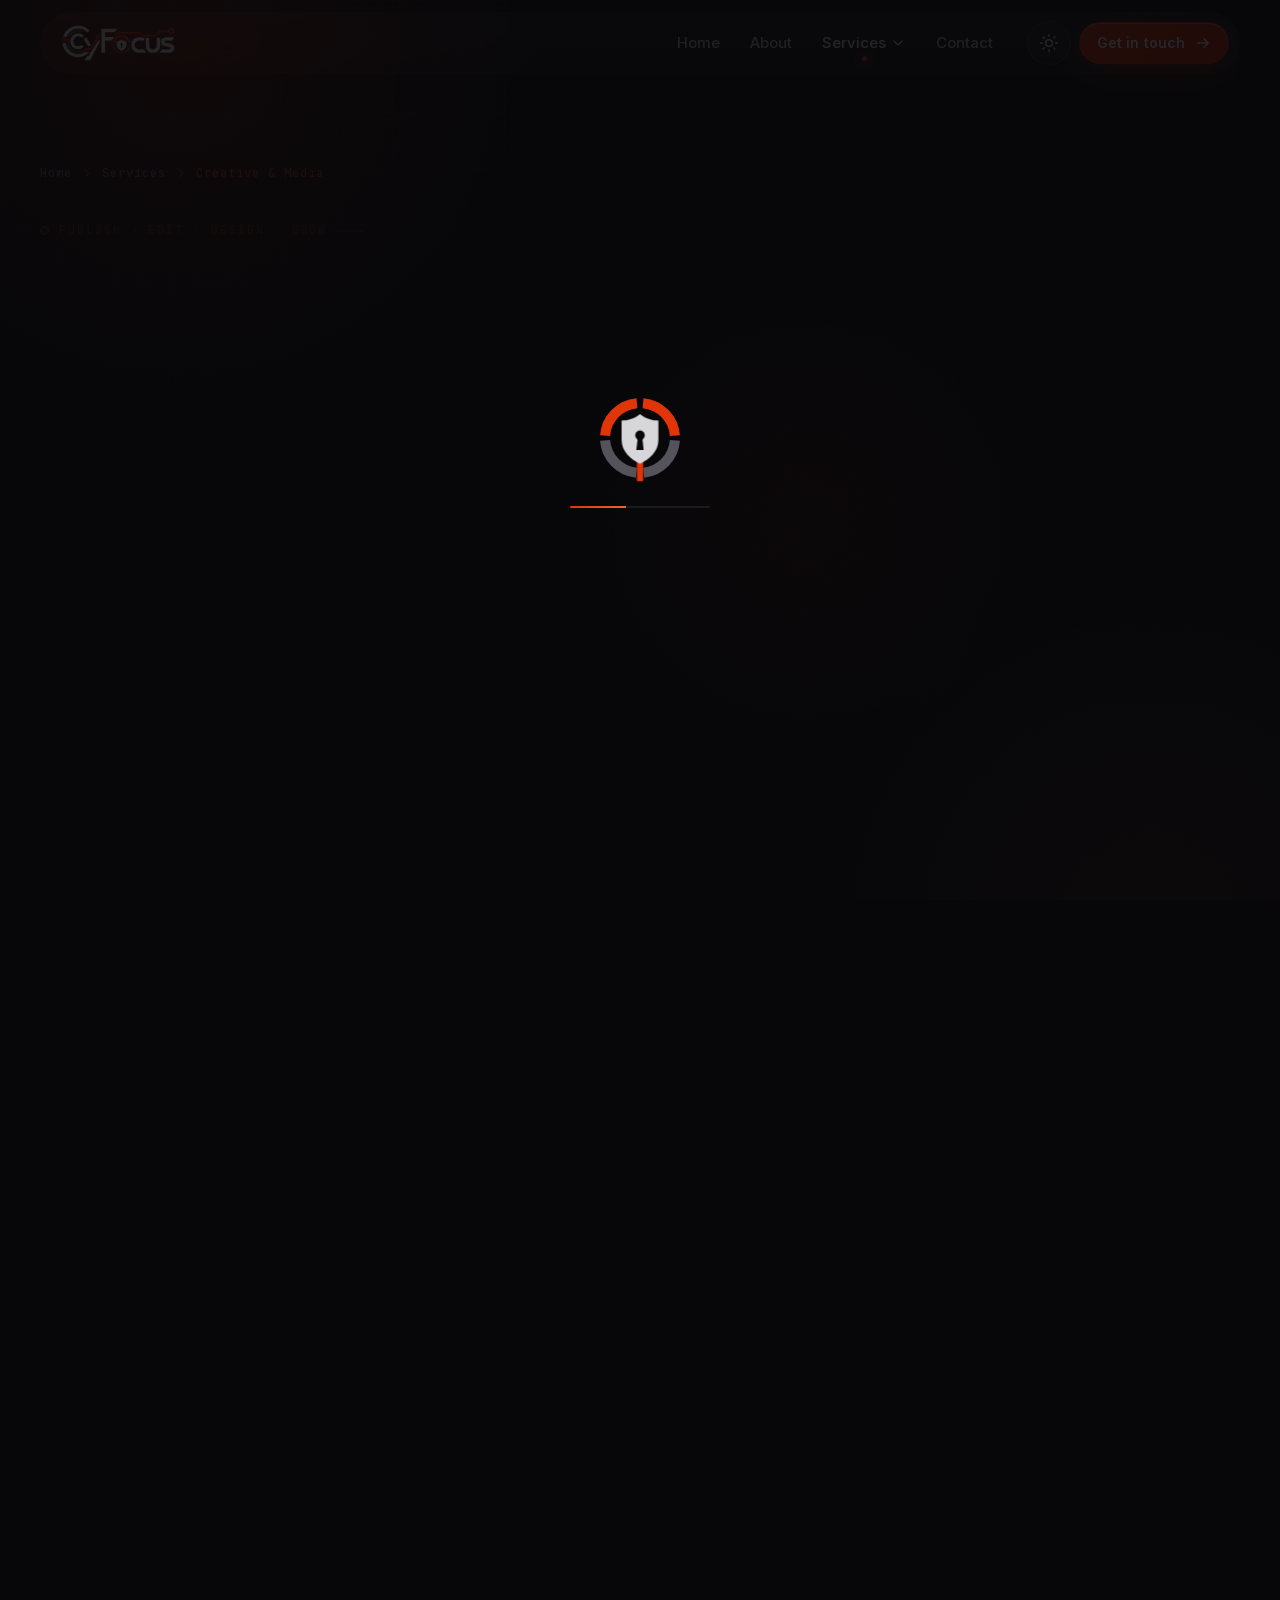
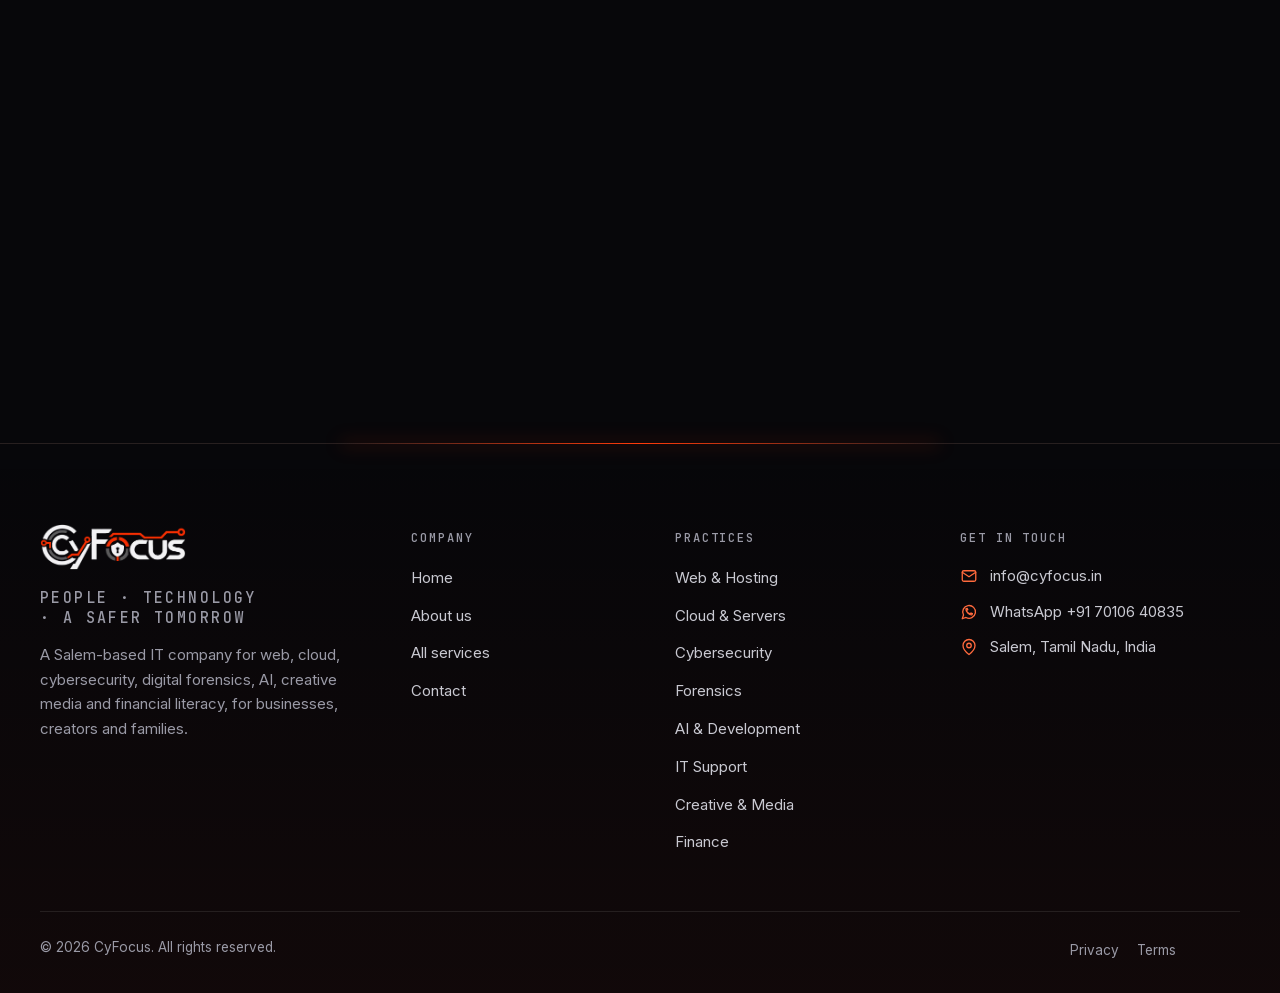
<file: creative.html>
<!doctype html>
<html lang="en-IN" data-theme="dark" class="no-js">
<head>
<meta charset="utf-8">
<meta http-equiv="Content-Security-Policy" content="default-src 'none'; script-src 'self'; style-src 'self'; font-src 'self'; img-src 'self' data:; manifest-src 'self'; connect-src 'self'; frame-src https://maps.google.com https://www.google.com; form-action 'self' mailto:; base-uri 'none'; object-src 'none'; upgrade-insecure-requests; require-trusted-types-for 'script'; trusted-types 'none'">
<meta name="referrer" content="strict-origin-when-cross-origin">
<meta name="robots" content="index, follow, noarchive, max-image-preview:large, max-snippet:-1">
<meta name="viewport" content="width=device-width, initial-scale=1, viewport-fit=cover">
<meta name="format-detection" content="telephone=no">
<title>Creative &amp; Media Services in Salem | CyFocus</title>
<meta name="description" content="Publishing, video and design services that help your ideas look as good as they are. CyFocus, Salem, Tamil Nadu.">
<link rel="canonical" href="https://cyfocus.in/creative.html">
<meta name="theme-color" content="#07070A">
<meta name="author" content="CyFocus">
<meta property="og:type" content="website">
<meta property="og:site_name" content="CyFocus">
<meta property="og:locale" content="en_IN">
<meta property="og:title" content="Creative &amp; Media Services in Salem | CyFocus">
<meta property="og:description" content="Publishing, video and design services that help your ideas look as good as they are. CyFocus, Salem, Tamil Nadu.">
<meta property="og:url" content="https://cyfocus.in/creative.html">
<meta property="og:image" content="https://cyfocus.in/assets/img/brand/og-image.jpg">
<meta property="og:image:width" content="1200">
<meta property="og:image:height" content="630">
<meta property="og:image:alt" content="CyFocus logo on a dark glass background">
<meta name="twitter:card" content="summary_large_image">
<meta name="twitter:title" content="Creative &amp; Media Services in Salem | CyFocus">
<meta name="twitter:description" content="Publishing, video and design services that help your ideas look as good as they are. CyFocus, Salem, Tamil Nadu.">
<meta name="twitter:image" content="https://cyfocus.in/assets/img/brand/og-image.jpg">
<link rel="icon" href="favicon.ico" sizes="any">
<link rel="icon" type="image/png" sizes="32x32" href="assets/img/brand/favicon-32.png">
<link rel="apple-touch-icon" href="assets/img/brand/apple-touch-icon.png">
<link rel="manifest" href="site.webmanifest">
<script src="assets/js/boot.js?v=2026101606"></script>
<link rel="preload" href="assets/fonts/inter-latin.woff2" as="font" type="font/woff2" crossorigin>
<link rel="preload" href="assets/fonts/space-grotesk-latin.woff2" as="font" type="font/woff2" crossorigin>
<link rel="stylesheet" href="assets/css/style.css?v=2026101606">
<script type="application/ld+json">{"@context":"https://schema.org","@graph":[{"@type":"WebPage","@id":"https://cyfocus.in/creative.html#webpage","url":"https://cyfocus.in/creative.html","name":"Creative & Media Services in Salem | CyFocus","description":"Publishing, video and design services that help your ideas look as good as they are. CyFocus, Salem, Tamil Nadu.","inLanguage":"en-IN","isPartOf":{"@id":"https://cyfocus.in/#website"},"publisher":{"@id":"https://cyfocus.in/#organization"},"breadcrumb":{"@id":"https://cyfocus.in/creative.html#breadcrumb"}},{"@type":"BreadcrumbList","@id":"https://cyfocus.in/creative.html#breadcrumb","itemListElement":[{"@type":"ListItem","position":1,"name":"Home","item":"https://cyfocus.in/"},{"@type":"ListItem","position":2,"name":"Creative & Media","item":"https://cyfocus.in/creative.html"}]},{"@type":"Service","@id":"https://cyfocus.in/creative.html#service","name":"Creative and media services","serviceType":"Creative and media services","description":"Publishing, video and design services.","url":"https://cyfocus.in/creative.html","provider":{"@id":"https://cyfocus.in/#organization"},"areaServed":{"@type":"Country","name":"India"}}]}</script>
</head>
<body data-page="creative">
<script src="assets/js/icons.js?v=2026101606" defer></script>
<a class="skip-link" href="#main">Skip to content</a>
<div class="bg-scene" aria-hidden="true"><span class="orb orb-1"></span><span class="orb orb-2"></span><span class="orb orb-3"></span><span class="bg-grid"></span><span class="bg-noise"></span></div>
<div class="preloader" aria-hidden="true"><div class="preloader-inner"><svg class="emblem-svg" viewBox="0 0 100 100" aria-hidden="true" focusable="false"><g><path class="em-arc em-o" pathLength="1" d="M12.09 47.35A38 38 0 0 1 46.69 12.14"/><path class="em-arc em-o" pathLength="1" d="M53.31 12.14A38 38 0 0 1 87.91 47.35"/><path class="em-arc em-g" pathLength="1" d="M87.91 52.65A38 38 0 0 1 53.97 87.79"/><path class="em-arc em-g" pathLength="1" d="M46.03 87.79A38 38 0 0 1 12.09 52.65"/></g><rect class="em-bar" x="46.6" y="72" width="6.8" height="25" rx="1"/><path class="em-shield" d="M50 24C57 29.5 64 31 70 31V52C70 65 60 73 50 78C40 73 30 65 30 52V31C36 31 43 29.5 50 24Z"/><circle class="em-key" cx="50" cy="47" r="5.2"/><path class="em-key" d="M47.6 50h4.8l1.6 13h-8z"/></svg><div class="preloader-bar"><span></span></div></div></div>
<div class="page-veil" aria-hidden="true"></div>
<div class="scroll-progress" aria-hidden="true"></div>
<header class="site-header">
  <div class="bar">
    <a class="brand" href="/" aria-label="CyFocus home"><img class="logo logo--dark" src="assets/img/brand/logo-dark.webp" width="320" height="101" alt="CyFocus"><img class="logo logo--light" src="assets/img/brand/logo-light.webp" width="320" height="101" alt="CyFocus"></a>
    <nav class="nav" aria-label="Primary">
      <a href="/">Home</a>
      <a href="about.html">About</a>
      <div class="has-mega">
        <button class="nav-btn is-current" type="button" aria-expanded="false" aria-controls="mega-services">Services <svg class="ico" aria-hidden="true"><use href="#i-chevron-down"/></svg></button>
        <div class="mega glass" id="mega-services">
          <div class="mega-grid"><a href="web-hosting.html"><span class="mi"><svg class="ico" aria-hidden="true"><use href="#i-code"/></svg></span><span><strong>Web &amp; Hosting</strong><small>Websites, WordPress, domains, DNS, SSL and business email.</small></span></a><a href="cloud.html"><span class="mi"><svg class="ico" aria-hidden="true"><use href="#i-cloud"/></svg></span><span><strong>Cloud &amp; Servers</strong><small>AWS, Azure, GCP, VPS, backups, monitoring and hypervisors.</small></span></a><a href="security.html"><span class="mi"><svg class="ico" aria-hidden="true"><use href="#i-shield"/></svg></span><span><strong>Cybersecurity</strong><small>Ethical hacking, Wazuh SIEM &amp; XDR, OSINT and network security.</small></span></a><a href="forensics.html"><span class="mi"><svg class="ico" aria-hidden="true"><use href="#i-fingerprint"/></svg></span><span><strong>Forensics</strong><small>Computer, mobile and cloud forensics, plus data recovery.</small></span></a><a href="ai-dev.html"><span class="mi"><svg class="ico" aria-hidden="true"><use href="#i-sparkles"/></svg></span><span><strong>AI &amp; Development</strong><small>Local and cloud AI hosting, ML, Python and vibe coding.</small></span></a><a href="it-support.html"><span class="mi"><svg class="ico" aria-hidden="true"><use href="#i-monitor"/></svg></span><span><strong>IT Support</strong><small>Windows, Linux, macOS, home NAS, networking and Tally.</small></span></a><a href="creative.html" aria-current="page"><span class="mi"><svg class="ico" aria-hidden="true"><use href="#i-palette"/></svg></span><span><strong>Creative &amp; Media</strong><small>Book publishing, YouTube, photo and video editing, design.</small></span></a><a href="finance.html"><span class="mi"><svg class="ico" aria-hidden="true"><use href="#i-trending-up"/></svg></span><span><strong>Finance</strong><small>Investing, insurance, debt and emergency-fund education.</small></span></a></div>
          <div class="mega-foot"><span>Not sure where to start? <a class="link-arrow" href="contact.html">Talk to us</a></span><a class="link-arrow" href="services.html">All 75+ services <svg class="ico" aria-hidden="true"><use href="#i-arrow-right"/></svg></a></div>
        </div>
      </div>
      <a href="contact.html">Contact</a>
    </nav>
    <div class="nav-actions">
      <button class="icon-btn theme-toggle" type="button" data-theme-toggle aria-label="Switch to light theme"><svg class="ico i-sun" aria-hidden="true"><use href="#i-sun"/></svg><svg class="ico i-moon" aria-hidden="true"><use href="#i-moon"/></svg></button>
      <a class="btn btn-primary btn-sm" href="contact.html">Get in touch <svg class="ico ico-move" aria-hidden="true"><use href="#i-arrow-right"/></svg></a>
      <button class="icon-btn menu-toggle" type="button" aria-expanded="false" aria-controls="drawer" aria-label="Open menu"><svg class="ico" aria-hidden="true"><use href="#i-menu"/></svg></button>
    </div>
  </div>
</header>
<div class="drawer" id="drawer" role="dialog" aria-modal="true" aria-label="Site menu">
  <div class="drawer-head">
    <a class="brand" href="/" aria-label="CyFocus home"><img class="logo logo--dark" src="assets/img/brand/logo-dark.webp" width="320" height="101" alt="CyFocus"><img class="logo logo--light" src="assets/img/brand/logo-light.webp" width="320" height="101" alt="CyFocus"></a>
    <div class="u-flex8">
      <button class="icon-btn theme-toggle" type="button" data-theme-toggle aria-label="Switch to light theme"><svg class="ico i-sun" aria-hidden="true"><use href="#i-sun"/></svg><svg class="ico i-moon" aria-hidden="true"><use href="#i-moon"/></svg></button>
      <button class="icon-btn" type="button" data-drawer-close aria-label="Close menu"><svg class="ico" aria-hidden="true"><use href="#i-x"/></svg></button>
    </div>
  </div>
  <nav class="drawer-nav" aria-label="Mobile">
    <a href="/">Home <svg class="ico" aria-hidden="true"><use href="#i-arrow-up-right"/></svg></a>
    <a href="about.html">About <svg class="ico" aria-hidden="true"><use href="#i-arrow-up-right"/></svg></a>
    <button class="d-btn" type="button" aria-expanded="false" aria-controls="d-services">Services <svg class="ico" aria-hidden="true"><use href="#i-chevron-down"/></svg></button>
    <div class="d-sub" id="d-services"><div>
      <a href="services.html"><span class="mi"><svg class="ico" aria-hidden="true"><use href="#i-grid"/></svg></span>All services</a>
      <a href="web-hosting.html"><span class="mi"><svg class="ico" aria-hidden="true"><use href="#i-code"/></svg></span>Web &amp; Hosting</a><a href="cloud.html"><span class="mi"><svg class="ico" aria-hidden="true"><use href="#i-cloud"/></svg></span>Cloud &amp; Servers</a><a href="security.html"><span class="mi"><svg class="ico" aria-hidden="true"><use href="#i-shield"/></svg></span>Cybersecurity</a><a href="forensics.html"><span class="mi"><svg class="ico" aria-hidden="true"><use href="#i-fingerprint"/></svg></span>Forensics</a><a href="ai-dev.html"><span class="mi"><svg class="ico" aria-hidden="true"><use href="#i-sparkles"/></svg></span>AI &amp; Development</a><a href="it-support.html"><span class="mi"><svg class="ico" aria-hidden="true"><use href="#i-monitor"/></svg></span>IT Support</a><a href="creative.html"><span class="mi"><svg class="ico" aria-hidden="true"><use href="#i-palette"/></svg></span>Creative &amp; Media</a><a href="finance.html"><span class="mi"><svg class="ico" aria-hidden="true"><use href="#i-trending-up"/></svg></span>Finance</a>
    </div></div>
    <a href="contact.html">Contact <svg class="ico" aria-hidden="true"><use href="#i-arrow-up-right"/></svg></a>
  </nav>
  <div class="drawer-foot">
    <a class="btn btn-primary btn-block" href="contact.html">Get in touch <svg class="ico ico-move" aria-hidden="true"><use href="#i-arrow-right"/></svg></a>
    <div class="contact-mini"><a href="mailto:info@cyfocus.in">info@cyfocus.in</a><a href="https://wa.me/917010640835" target="_blank" rel="noopener">WhatsApp +91 70106 40835</a></div>
  </div>
</div>
<main id="main">
<section class="page-hero">
  <div class="container page-hero-grid">
    <div>
      <div data-reveal><nav class="breadcrumb" aria-label="Breadcrumb"><a href="/">Home</a><svg class="ico" aria-hidden="true"><use href="#i-chevron-right"/></svg><a href="services.html">Services</a><svg class="ico" aria-hidden="true"><use href="#i-chevron-right"/></svg><span aria-current="page">Creative &amp; Media</span></nav></div>
      <span class="eyebrow u-i1" data-reveal>Publish · Edit · Design · Grow</span>
      <h1 class="u-i2" data-reveal>Creative work that is <span class="grad-text">impossible to scroll past.</span></h1>
      <p class="lead u-i3" data-reveal>Book publishing, YouTube channel management, photo and video editing, and graphic design, produced with the same care we give to infrastructure.</p>
      <div class="hero-cta u-m0 u-i4" data-reveal>
        <a class="btn btn-primary" href="contact.html?service=creative">Discuss your project <svg class="ico ico-move" aria-hidden="true"><use href="#i-arrow-right"/></svg></a>
        <a class="btn btn-ghost" href="#services"><svg class="ico" aria-hidden="true"><use href="#i-list"/></svg> See what's included</a>
      </div>
    </div>
    <div class="hero-media u-i2" data-reveal="zoom">
      <div class="media"><img src="assets/img/photos/creative-camera-1200.webp" srcset="assets/img/photos/creative-camera-800.webp 800w, assets/img/photos/creative-camera-1200.webp 1200w" sizes="(max-width: 992px) 100vw, 600px" width="1200" height="798" alt="Vintage film camera on a rustic wooden table" fetchpriority="high" decoding="async"></div>
      <div class="float-chip glass chip-a"><span class="live"></span>Render · complete</div>
      <div class="float-chip glass chip-c"><svg class="ico" aria-hidden="true"><use href="#i-palette"/></svg>Published</div>
    </div>
  </div>
</section>

<section class="section" id="services">
  <div class="container">
    <div class="section-head split-head" data-reveal><div><span class="eyebrow">What we do</span><h2>Tell your story beautifully.</h2><p>From manuscript to marketplace and from raw footage to a polished channel.</p></div><a class="link-arrow" href="services.html#creative">View in catalogue <svg class="ico" aria-hidden="true"><use href="#i-arrow-right"/></svg></a></div>
    <div class="grid grid-3" data-stagger>
      <article class="card glass spot" data-reveal data-tilt><span class="card-icon"><svg class="ico" aria-hidden="true"><use href="#i-book"/></svg></span><h3>Book Publishing</h3><p>Manuscript formatting, cover design, ISBN guidance and publishing on Amazon KDP and other platforms, in print and eBook.</p></article>
      <article class="card glass spot" data-reveal data-tilt><span class="card-icon"><svg class="ico" aria-hidden="true"><use href="#i-play"/></svg></span><h3>YouTube Management</h3><p>Channel setup, branding, thumbnails, SEO titles and descriptions, scheduling and analytics reviews.</p></article>
      <article class="card glass spot" data-reveal data-tilt><span class="card-icon"><svg class="ico" aria-hidden="true"><use href="#i-camera"/></svg></span><h3>Photo Editing</h3><p>Colour correction, retouching, background removal and batch editing for products, portraits and events.</p></article>
      <article class="card glass spot" data-reveal data-tilt><span class="card-icon"><svg class="ico" aria-hidden="true"><use href="#i-video"/></svg></span><h3>Video Editing</h3><p>Cuts, colour grading, motion titles, subtitles and sound clean-up for YouTube, Reels and corporate films.</p></article>
      <article class="card glass spot" data-reveal data-tilt><span class="card-icon"><svg class="ico" aria-hidden="true"><use href="#i-pen"/></svg></span><h3>Graphic Design</h3><p>Logos, brand kits, social media creatives, posters, brochures and presentation decks.</p></article>
      <article class="card glass spot" data-reveal data-tilt><span class="card-icon"><svg class="ico" aria-hidden="true"><use href="#i-sparkles"/></svg></span><h3>Social Media Creatives</h3><p>Consistent, on-brand templates and content packs for Instagram, LinkedIn and Facebook.</p></article>
    </div>
  </div>
</section>

<section class="section-tight">
  <div class="container">
    <div class="glass u-pad-lg" data-reveal>
      <span class="eyebrow">Platforms &amp; tools</span>
      <h2 class="u-title-md">Our creative toolkit</h2>
      <div class="chips"><span class="chip"><span class="dot"></span>Adobe Photoshop</span><span class="chip"><span class="dot"></span>Lightroom</span><span class="chip"><span class="dot"></span>Premiere Pro</span><span class="chip"><span class="dot"></span>After Effects</span><span class="chip"><span class="dot"></span>DaVinci Resolve</span><span class="chip"><span class="dot"></span>Canva</span><span class="chip"><span class="dot"></span>Figma</span><span class="chip"><span class="dot"></span>Affinity</span><span class="chip"><span class="dot"></span>Amazon KDP</span><span class="chip"><span class="dot"></span>YouTube Studio</span></div>
    </div>
  </div>
</section>
<section class="section">
  <div class="container">
    <div class="section-head center" data-reveal><span class="eyebrow">Process</span><h2>How we work with you.</h2></div>
    <ol class="steps" data-stagger><li class="step" data-reveal><div class="step-card glass"><span class="step-num" aria-hidden="true">01</span><span class="step-icon"><svg class="ico" aria-hidden="true"><use href="#i-file-text"/></svg></span><h3>Brief</h3><p>Your goals, audience, references and deadlines, captured in one place.</p></div></li><li class="step" data-reveal><div class="step-card glass"><span class="step-num" aria-hidden="true">02</span><span class="step-icon"><svg class="ico" aria-hidden="true"><use href="#i-sparkles"/></svg></span><h3>Concept</h3><p>Directions and drafts to choose from before we go deep.</p></div></li><li class="step" data-reveal><div class="step-card glass"><span class="step-num" aria-hidden="true">03</span><span class="step-icon"><svg class="ico" aria-hidden="true"><use href="#i-pen"/></svg></span><h3>Create</h3><p>Editing, design and revisions until it feels right.</p></div></li><li class="step" data-reveal><div class="step-card glass"><span class="step-num" aria-hidden="true">04</span><span class="step-icon"><svg class="ico" aria-hidden="true"><use href="#i-rocket"/></svg></span><h3>Publish</h3><p>Final files delivered, uploaded and optimised for each platform.</p></div></li></ol>
  </div>
</section>
<section class="section u-pt0">
  <div class="container">
    <div class="section-head center" data-reveal><span class="eyebrow">FAQ</span><h2>Creative &amp; Media questions.</h2></div>
    <div class="faq" data-stagger><details class="glass-lite" data-reveal><summary>Can you help me self-publish my book?<span class="pm" aria-hidden="true"></span></summary><div class="answer"><p>Yes. We format the interior, design the cover, prepare print-ready and eBook files, and guide you through publishing on platforms such as Amazon KDP.</p></div></details><details class="glass-lite" data-reveal><summary>Do you manage YouTube channels end to end?<span class="pm" aria-hidden="true"></span></summary><div class="answer"><p>We can, from editing and thumbnails to uploads, SEO and monthly analytics, or support just the parts you need.</p></div></details><details class="glass-lite" data-reveal><summary>What do you need to start a design project?<span class="pm" aria-hidden="true"></span></summary><div class="answer"><p>Your goals, audience, any brand assets you have, and examples you like. We share concepts and refine them with you.</p></div></details></div>
  </div>
</section>
<section class="section-tight">
  <div class="container">
    <div class="cta-band glass" data-reveal="zoom">
      <svg class="cta-circuit" viewBox="0 0 600 300" fill="none" aria-hidden="true"><path d="M600 60H420l-40 40H260" stroke="url(#ctaG)" stroke-width="2"/><path d="M600 150H470l-30 30H330" stroke="url(#ctaG)" stroke-width="2"/><path d="M600 240H500l-40-40H380" stroke="url(#ctaG)" stroke-width="2"/><circle cx="260" cy="100" r="6" stroke="#FF3B0A" stroke-width="2.5"/><circle cx="330" cy="180" r="6" stroke="#FF3B0A" stroke-width="2.5"/><circle cx="380" cy="200" r="6" stroke="#FF7A2F" stroke-width="2.5"/><defs><linearGradient id="ctaG" x1="600" x2="250" y1="0" y2="0" gradientUnits="userSpaceOnUse"><stop stop-color="#FF3B0A" stop-opacity="0"/><stop offset="1" stop-color="#FF3B0A"/></linearGradient></defs></svg>
      <div class="u-rel">
        <span class="eyebrow">Let's talk</span>
        <h2>Got a story to tell?</h2>
        <p>Whether it is a book, a channel or a brand, we will help you make it shine.</p>
      </div>
      <div class="cta-actions">
        <a class="btn btn-primary" href="contact.html?service=creative">Start a conversation <svg class="ico ico-move" aria-hidden="true"><use href="#i-arrow-right"/></svg></a>
        <a class="btn btn-ghost" href="https://wa.me/917010640835" target="_blank" rel="noopener"><svg class="ico" aria-hidden="true"><use href="#i-chat"/></svg> WhatsApp us</a>
      </div>
    </div>
  </div>
</section>
</main>
<footer class="site-footer">
  <div class="container">
    <div class="footer-grid">
      <div class="footer-brand">
        <a href="/" aria-label="CyFocus home"><img class="logo logo--dark" src="assets/img/brand/logo-dark.webp" width="320" height="101" alt="CyFocus" loading="lazy"><img class="logo logo--light" src="assets/img/brand/logo-light.webp" width="320" height="101" alt="CyFocus" loading="lazy"></a>
        <p class="footer-tag">People · Technology · A Safer Tomorrow</p>
        <p>A Salem-based IT company for web, cloud, cybersecurity, digital forensics, AI, creative media and financial literacy, for businesses, creators and families.</p>
      </div>
      <div class="footer-col">
        <h2>Company</h2>
        <ul>
          <li><a href="/">Home</a></li>
          <li><a href="about.html">About us</a></li>
          <li><a href="services.html">All services</a></li>
          <li><a href="contact.html">Contact</a></li>
        </ul>
      </div>
      <div class="footer-col">
        <h2>Practices</h2>
        <ul><li><a href="web-hosting.html">Web &amp; Hosting</a></li><li><a href="cloud.html">Cloud &amp; Servers</a></li><li><a href="security.html">Cybersecurity</a></li><li><a href="forensics.html">Forensics</a></li><li><a href="ai-dev.html">AI &amp; Development</a></li><li><a href="it-support.html">IT Support</a></li><li><a href="creative.html">Creative &amp; Media</a></li><li><a href="finance.html">Finance</a></li></ul>
      </div>
      <div class="footer-col">
        <h2>Get in touch</h2>
        <ul class="contact-list">
          <li><svg class="ico" aria-hidden="true"><use href="#i-mail"/></svg><a href="mailto:info@cyfocus.in">info@cyfocus.in</a></li>
          <li><svg class="ico" aria-hidden="true"><use href="#i-chat"/></svg><a href="https://wa.me/917010640835" target="_blank" rel="noopener">WhatsApp +91 70106 40835</a></li>
          <li><svg class="ico" aria-hidden="true"><use href="#i-map-pin"/></svg><span>Salem, Tamil Nadu, India</span></li>
        </ul>
      </div>
    </div>
    <div class="footer-bottom">
      <span>© <span data-year>2026</span> CyFocus. All rights reserved.</span>
      <nav aria-label="Legal"><a href="legal.html#privacy">Privacy</a><a href="legal.html#terms">Terms</a></nav>
    </div>
  </div>
</footer>
<button class="to-top" type="button" aria-label="Back to top"><svg class="ico" aria-hidden="true"><use href="#i-arrow-up"/></svg></button>
<div class="toast-region" aria-live="polite" aria-atomic="false"></div>
<script src="assets/js/main.js?v=2026101606" defer></script>

</body>
</html>
</file>
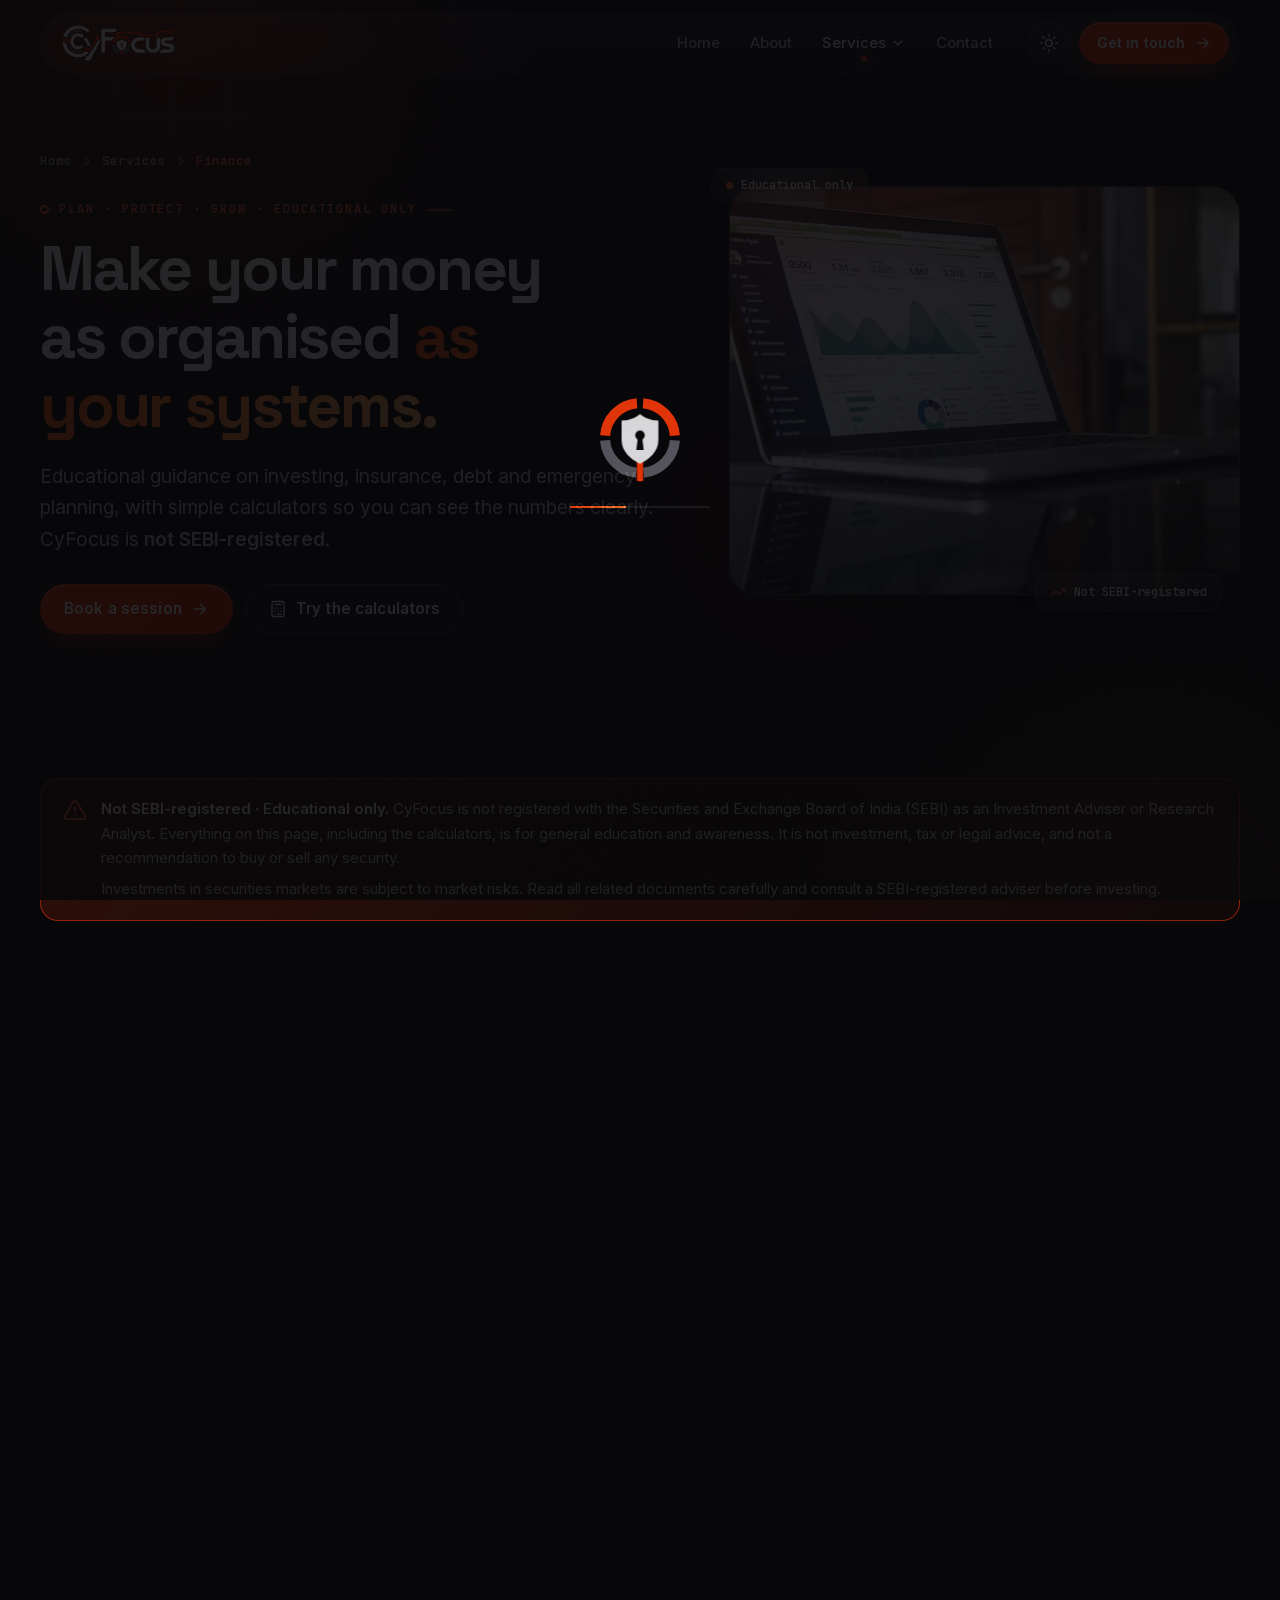
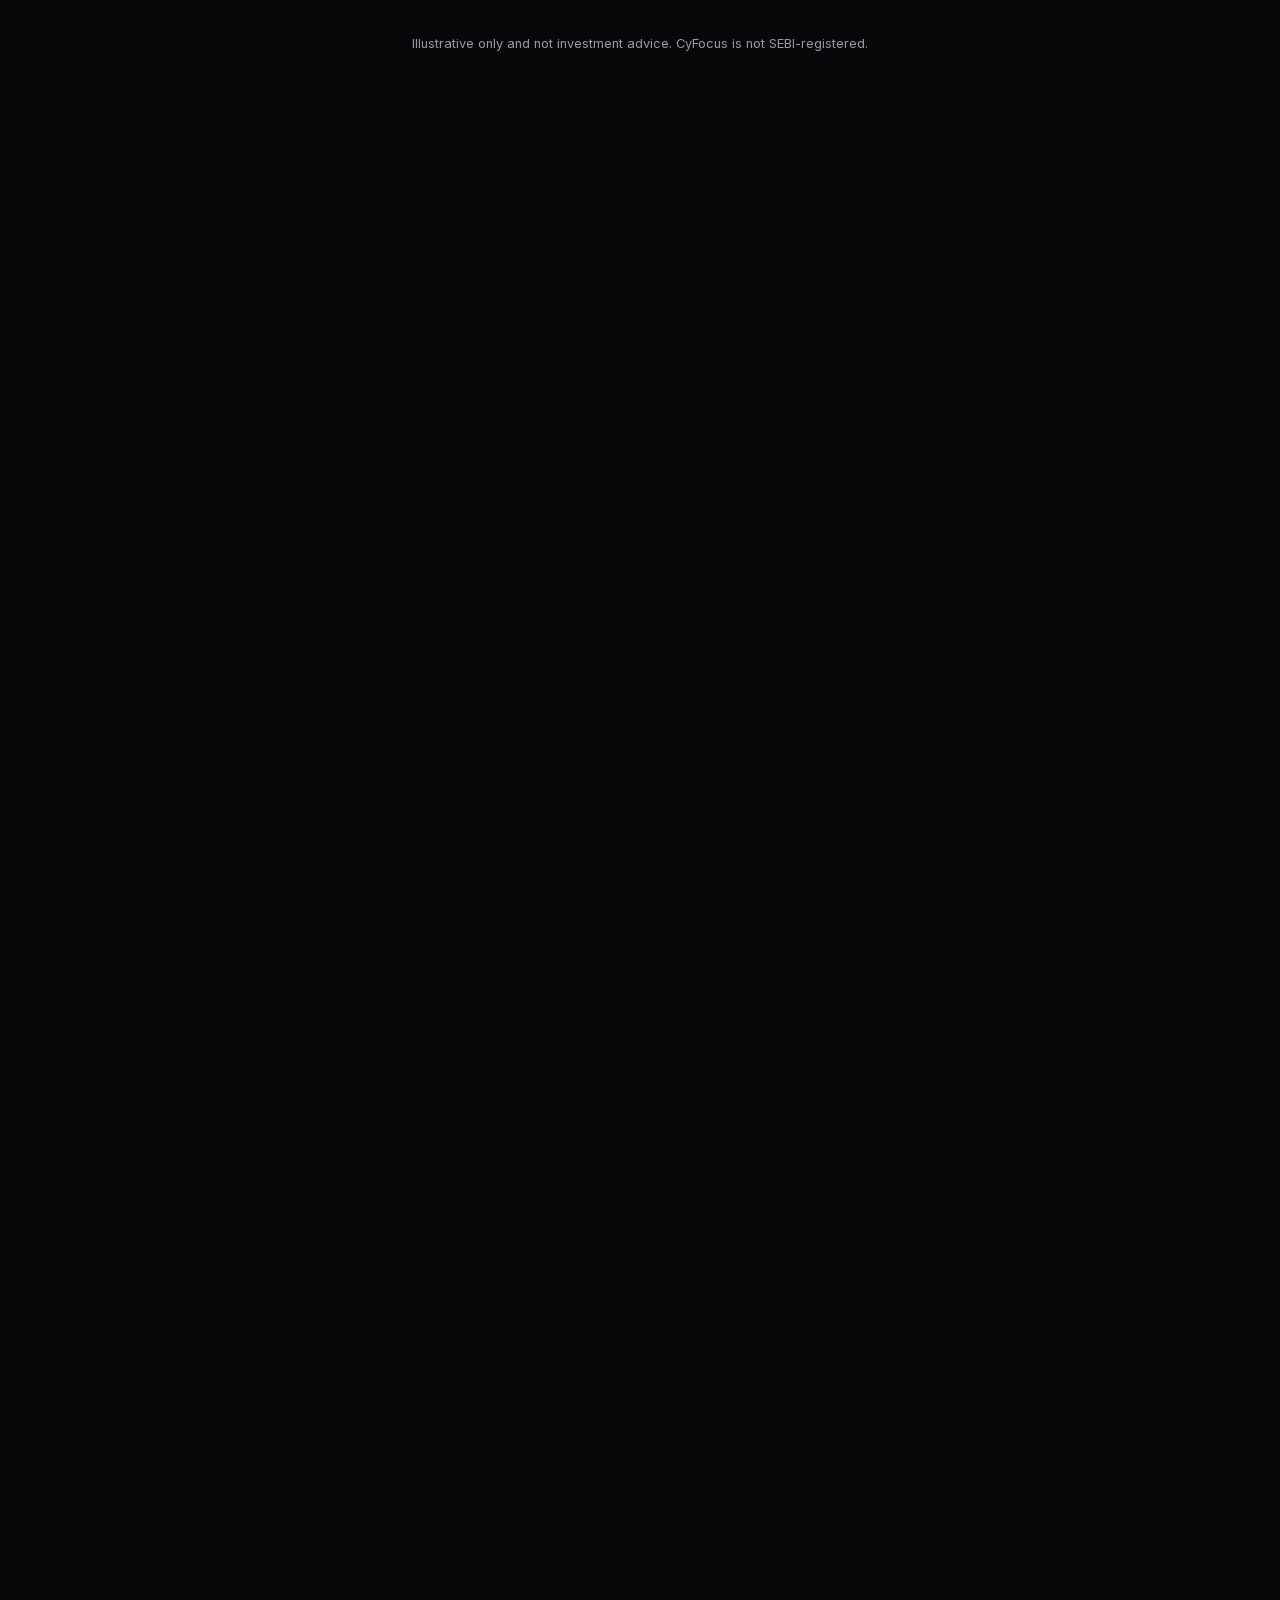
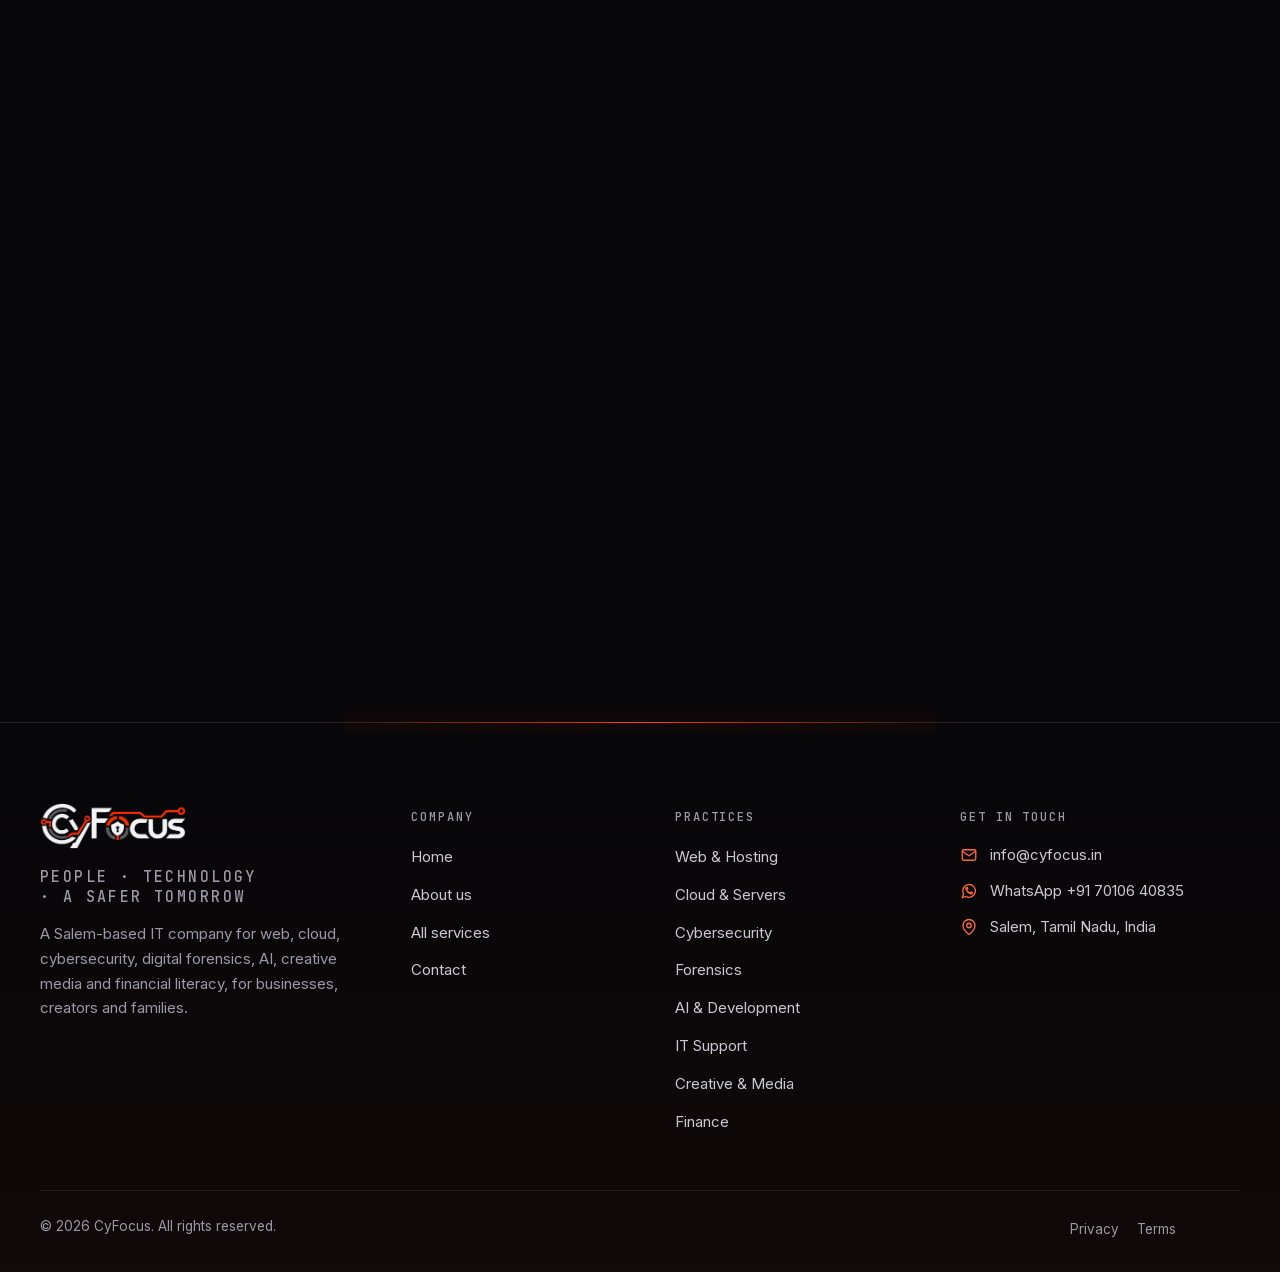
<file: finance.html>
<!doctype html>
<html lang="en-IN" data-theme="dark" class="no-js">
<head>
<meta charset="utf-8">
<meta http-equiv="Content-Security-Policy" content="default-src 'none'; script-src 'self'; style-src 'self'; font-src 'self'; img-src 'self' data:; manifest-src 'self'; connect-src 'self'; frame-src https://maps.google.com https://www.google.com; form-action 'self' mailto:; base-uri 'none'; object-src 'none'; upgrade-insecure-requests; require-trusted-types-for 'script'; trusted-types 'none'">
<meta name="referrer" content="strict-origin-when-cross-origin">
<meta name="robots" content="index, follow, noarchive, max-image-preview:large, max-snippet:-1">
<meta name="viewport" content="width=device-width, initial-scale=1, viewport-fit=cover">
<meta name="format-detection" content="telephone=no">
<title>Financial Literacy &amp; SIP/EMI Calculators | CyFocus</title>
<meta name="description" content="Free SIP, lumpsum, EMI and emergency-fund calculators plus financial-literacy sessions. Educational only: CyFocus is not a SEBI-registered adviser.">
<link rel="canonical" href="https://cyfocus.in/finance.html">
<meta name="theme-color" content="#07070A">
<meta name="author" content="CyFocus">
<meta property="og:type" content="website">
<meta property="og:site_name" content="CyFocus">
<meta property="og:locale" content="en_IN">
<meta property="og:title" content="Financial Literacy &amp; SIP/EMI Calculators | CyFocus">
<meta property="og:description" content="Free SIP, lumpsum, EMI and emergency-fund calculators plus financial-literacy sessions. Educational only: CyFocus is not a SEBI-registered adviser.">
<meta property="og:url" content="https://cyfocus.in/finance.html">
<meta property="og:image" content="https://cyfocus.in/assets/img/brand/og-image.jpg">
<meta property="og:image:width" content="1200">
<meta property="og:image:height" content="630">
<meta property="og:image:alt" content="CyFocus logo on a dark glass background">
<meta name="twitter:card" content="summary_large_image">
<meta name="twitter:title" content="Financial Literacy &amp; SIP/EMI Calculators | CyFocus">
<meta name="twitter:description" content="Free SIP, lumpsum, EMI and emergency-fund calculators plus financial-literacy sessions. Educational only: CyFocus is not a SEBI-registered adviser.">
<meta name="twitter:image" content="https://cyfocus.in/assets/img/brand/og-image.jpg">
<link rel="icon" href="favicon.ico" sizes="any">
<link rel="icon" type="image/png" sizes="32x32" href="assets/img/brand/favicon-32.png">
<link rel="apple-touch-icon" href="assets/img/brand/apple-touch-icon.png">
<link rel="manifest" href="site.webmanifest">
<script src="assets/js/boot.js?v=2026101606"></script>
<link rel="preload" href="assets/fonts/inter-latin.woff2" as="font" type="font/woff2" crossorigin>
<link rel="preload" href="assets/fonts/space-grotesk-latin.woff2" as="font" type="font/woff2" crossorigin>
<link rel="stylesheet" href="assets/css/style.css?v=2026101606">
<script type="application/ld+json">{"@context":"https://schema.org","@graph":[{"@type":"WebPage","@id":"https://cyfocus.in/finance.html#webpage","url":"https://cyfocus.in/finance.html","name":"Financial Literacy & SIP/EMI Calculators | CyFocus","description":"Free SIP, lumpsum, EMI and emergency-fund calculators plus financial-literacy sessions. Educational only: CyFocus is not a SEBI-registered adviser.","inLanguage":"en-IN","isPartOf":{"@id":"https://cyfocus.in/#website"},"publisher":{"@id":"https://cyfocus.in/#organization"},"breadcrumb":{"@id":"https://cyfocus.in/finance.html#breadcrumb"}},{"@type":"BreadcrumbList","@id":"https://cyfocus.in/finance.html#breadcrumb","itemListElement":[{"@type":"ListItem","position":1,"name":"Home","item":"https://cyfocus.in/"},{"@type":"ListItem","position":2,"name":"Finance","item":"https://cyfocus.in/finance.html"}]}]}</script>
</head>
<body data-page="finance">
<script src="assets/js/icons.js?v=2026101606" defer></script>
<a class="skip-link" href="#main">Skip to content</a>
<div class="bg-scene" aria-hidden="true"><span class="orb orb-1"></span><span class="orb orb-2"></span><span class="orb orb-3"></span><span class="bg-grid"></span><span class="bg-noise"></span></div>
<div class="preloader" aria-hidden="true"><div class="preloader-inner"><svg class="emblem-svg" viewBox="0 0 100 100" aria-hidden="true" focusable="false"><g><path class="em-arc em-o" pathLength="1" d="M12.09 47.35A38 38 0 0 1 46.69 12.14"/><path class="em-arc em-o" pathLength="1" d="M53.31 12.14A38 38 0 0 1 87.91 47.35"/><path class="em-arc em-g" pathLength="1" d="M87.91 52.65A38 38 0 0 1 53.97 87.79"/><path class="em-arc em-g" pathLength="1" d="M46.03 87.79A38 38 0 0 1 12.09 52.65"/></g><rect class="em-bar" x="46.6" y="72" width="6.8" height="25" rx="1"/><path class="em-shield" d="M50 24C57 29.5 64 31 70 31V52C70 65 60 73 50 78C40 73 30 65 30 52V31C36 31 43 29.5 50 24Z"/><circle class="em-key" cx="50" cy="47" r="5.2"/><path class="em-key" d="M47.6 50h4.8l1.6 13h-8z"/></svg><div class="preloader-bar"><span></span></div></div></div>
<div class="page-veil" aria-hidden="true"></div>
<div class="scroll-progress" aria-hidden="true"></div>
<header class="site-header">
  <div class="bar">
    <a class="brand" href="/" aria-label="CyFocus home"><img class="logo logo--dark" src="assets/img/brand/logo-dark.webp" width="320" height="101" alt="CyFocus"><img class="logo logo--light" src="assets/img/brand/logo-light.webp" width="320" height="101" alt="CyFocus"></a>
    <nav class="nav" aria-label="Primary">
      <a href="/">Home</a>
      <a href="about.html">About</a>
      <div class="has-mega">
        <button class="nav-btn is-current" type="button" aria-expanded="false" aria-controls="mega-services">Services <svg class="ico" aria-hidden="true"><use href="#i-chevron-down"/></svg></button>
        <div class="mega glass" id="mega-services">
          <div class="mega-grid"><a href="web-hosting.html"><span class="mi"><svg class="ico" aria-hidden="true"><use href="#i-code"/></svg></span><span><strong>Web &amp; Hosting</strong><small>Websites, WordPress, domains, DNS, SSL and business email.</small></span></a><a href="cloud.html"><span class="mi"><svg class="ico" aria-hidden="true"><use href="#i-cloud"/></svg></span><span><strong>Cloud &amp; Servers</strong><small>AWS, Azure, GCP, VPS, backups, monitoring and hypervisors.</small></span></a><a href="security.html"><span class="mi"><svg class="ico" aria-hidden="true"><use href="#i-shield"/></svg></span><span><strong>Cybersecurity</strong><small>Ethical hacking, Wazuh SIEM &amp; XDR, OSINT and network security.</small></span></a><a href="forensics.html"><span class="mi"><svg class="ico" aria-hidden="true"><use href="#i-fingerprint"/></svg></span><span><strong>Forensics</strong><small>Computer, mobile and cloud forensics, plus data recovery.</small></span></a><a href="ai-dev.html"><span class="mi"><svg class="ico" aria-hidden="true"><use href="#i-sparkles"/></svg></span><span><strong>AI &amp; Development</strong><small>Local and cloud AI hosting, ML, Python and vibe coding.</small></span></a><a href="it-support.html"><span class="mi"><svg class="ico" aria-hidden="true"><use href="#i-monitor"/></svg></span><span><strong>IT Support</strong><small>Windows, Linux, macOS, home NAS, networking and Tally.</small></span></a><a href="creative.html"><span class="mi"><svg class="ico" aria-hidden="true"><use href="#i-palette"/></svg></span><span><strong>Creative &amp; Media</strong><small>Book publishing, YouTube, photo and video editing, design.</small></span></a><a href="finance.html" aria-current="page"><span class="mi"><svg class="ico" aria-hidden="true"><use href="#i-trending-up"/></svg></span><span><strong>Finance</strong><small>Investing, insurance, debt and emergency-fund education.</small></span></a></div>
          <div class="mega-foot"><span>Not sure where to start? <a class="link-arrow" href="contact.html">Talk to us</a></span><a class="link-arrow" href="services.html">All 75+ services <svg class="ico" aria-hidden="true"><use href="#i-arrow-right"/></svg></a></div>
        </div>
      </div>
      <a href="contact.html">Contact</a>
    </nav>
    <div class="nav-actions">
      <button class="icon-btn theme-toggle" type="button" data-theme-toggle aria-label="Switch to light theme"><svg class="ico i-sun" aria-hidden="true"><use href="#i-sun"/></svg><svg class="ico i-moon" aria-hidden="true"><use href="#i-moon"/></svg></button>
      <a class="btn btn-primary btn-sm" href="contact.html">Get in touch <svg class="ico ico-move" aria-hidden="true"><use href="#i-arrow-right"/></svg></a>
      <button class="icon-btn menu-toggle" type="button" aria-expanded="false" aria-controls="drawer" aria-label="Open menu"><svg class="ico" aria-hidden="true"><use href="#i-menu"/></svg></button>
    </div>
  </div>
</header>
<div class="drawer" id="drawer" role="dialog" aria-modal="true" aria-label="Site menu">
  <div class="drawer-head">
    <a class="brand" href="/" aria-label="CyFocus home"><img class="logo logo--dark" src="assets/img/brand/logo-dark.webp" width="320" height="101" alt="CyFocus"><img class="logo logo--light" src="assets/img/brand/logo-light.webp" width="320" height="101" alt="CyFocus"></a>
    <div class="u-flex8">
      <button class="icon-btn theme-toggle" type="button" data-theme-toggle aria-label="Switch to light theme"><svg class="ico i-sun" aria-hidden="true"><use href="#i-sun"/></svg><svg class="ico i-moon" aria-hidden="true"><use href="#i-moon"/></svg></button>
      <button class="icon-btn" type="button" data-drawer-close aria-label="Close menu"><svg class="ico" aria-hidden="true"><use href="#i-x"/></svg></button>
    </div>
  </div>
  <nav class="drawer-nav" aria-label="Mobile">
    <a href="/">Home <svg class="ico" aria-hidden="true"><use href="#i-arrow-up-right"/></svg></a>
    <a href="about.html">About <svg class="ico" aria-hidden="true"><use href="#i-arrow-up-right"/></svg></a>
    <button class="d-btn" type="button" aria-expanded="false" aria-controls="d-services">Services <svg class="ico" aria-hidden="true"><use href="#i-chevron-down"/></svg></button>
    <div class="d-sub" id="d-services"><div>
      <a href="services.html"><span class="mi"><svg class="ico" aria-hidden="true"><use href="#i-grid"/></svg></span>All services</a>
      <a href="web-hosting.html"><span class="mi"><svg class="ico" aria-hidden="true"><use href="#i-code"/></svg></span>Web &amp; Hosting</a><a href="cloud.html"><span class="mi"><svg class="ico" aria-hidden="true"><use href="#i-cloud"/></svg></span>Cloud &amp; Servers</a><a href="security.html"><span class="mi"><svg class="ico" aria-hidden="true"><use href="#i-shield"/></svg></span>Cybersecurity</a><a href="forensics.html"><span class="mi"><svg class="ico" aria-hidden="true"><use href="#i-fingerprint"/></svg></span>Forensics</a><a href="ai-dev.html"><span class="mi"><svg class="ico" aria-hidden="true"><use href="#i-sparkles"/></svg></span>AI &amp; Development</a><a href="it-support.html"><span class="mi"><svg class="ico" aria-hidden="true"><use href="#i-monitor"/></svg></span>IT Support</a><a href="creative.html"><span class="mi"><svg class="ico" aria-hidden="true"><use href="#i-palette"/></svg></span>Creative &amp; Media</a><a href="finance.html"><span class="mi"><svg class="ico" aria-hidden="true"><use href="#i-trending-up"/></svg></span>Finance</a>
    </div></div>
    <a href="contact.html">Contact <svg class="ico" aria-hidden="true"><use href="#i-arrow-up-right"/></svg></a>
  </nav>
  <div class="drawer-foot">
    <a class="btn btn-primary btn-block" href="contact.html">Get in touch <svg class="ico ico-move" aria-hidden="true"><use href="#i-arrow-right"/></svg></a>
    <div class="contact-mini"><a href="mailto:info@cyfocus.in">info@cyfocus.in</a><a href="https://wa.me/917010640835" target="_blank" rel="noopener">WhatsApp +91 70106 40835</a></div>
  </div>
</div>
<main id="main">
<section class="page-hero">
  <div class="container page-hero-grid">
    <div>
      <div data-reveal><nav class="breadcrumb" aria-label="Breadcrumb"><a href="/">Home</a><svg class="ico" aria-hidden="true"><use href="#i-chevron-right"/></svg><a href="services.html">Services</a><svg class="ico" aria-hidden="true"><use href="#i-chevron-right"/></svg><span aria-current="page">Finance</span></nav></div>
      <span class="eyebrow u-i1" data-reveal>Plan · Protect · Grow · Educational only</span>
      <h1 class="u-i2" data-reveal>Make your money as organised <span class="grad-text">as your systems.</span></h1>
      <p class="lead u-i3" data-reveal>Educational guidance on investing, insurance, debt and emergency planning, with simple calculators so you can see the numbers clearly. CyFocus is <strong>not SEBI-registered</strong>.</p>
      <div class="hero-cta u-m0 u-i4" data-reveal>
        <a class="btn btn-primary" href="contact.html?service=finance">Book a session <svg class="ico ico-move" aria-hidden="true"><use href="#i-arrow-right"/></svg></a>
        <a class="btn btn-ghost" href="#calculators"><svg class="ico" aria-hidden="true"><use href="#i-calculator"/></svg> Try the calculators</a>
      </div>
    </div>
    <div class="hero-media u-i2" data-reveal="zoom">
      <div class="media"><img src="assets/img/photos/finance-charts-1200.webp" srcset="assets/img/photos/finance-charts-800.webp 800w, assets/img/photos/finance-charts-1200.webp 1200w" sizes="(max-width: 992px) 100vw, 600px" width="1200" height="855" alt="Laptop displaying a financial analytics dashboard" fetchpriority="high" decoding="async"></div>
      <div class="float-chip glass chip-a"><span class="live"></span>Educational only</div>
      <div class="float-chip glass chip-c"><svg class="ico" aria-hidden="true"><use href="#i-trending-up"/></svg>Not SEBI-registered</div>
    </div>
  </div>
</section>
<div class="section-tight u-pb0">
  <div class="container">
    <div class="notice" role="note" data-reveal><svg class="ico" aria-hidden="true"><use href="#i-alert"/></svg><div>
      <p><strong>Not SEBI-registered · Educational only.</strong> CyFocus is not registered with the Securities and Exchange Board of India (SEBI) as an Investment Adviser or Research Analyst. Everything on this page, including the calculators, is for general education and awareness. It is not investment, tax or legal advice, and not a recommendation to buy or sell any security.</p>
      <p>Investments in securities markets are subject to market risks. Read all related documents carefully and consult a SEBI-registered adviser before investing.</p>
    </div></div>
  </div>
</div>
<section class="section" id="services">
  <div class="container">
    <div class="section-head split-head" data-reveal><div><span class="eyebrow">What we do</span><h2>What we help you understand.</h2><p>Plain-language education and organisation help, so you can make informed decisions yourself or with a SEBI-registered adviser.</p></div><a class="link-arrow" href="services.html#finance">View in catalogue <svg class="ico" aria-hidden="true"><use href="#i-arrow-right"/></svg></a></div>
    <div class="grid grid-3" data-stagger>
      <article class="card glass spot" data-reveal data-tilt><span class="card-icon"><svg class="ico" aria-hidden="true"><use href="#i-candles"/></svg></span><h3>Stock Market Basics</h3><p>How markets work, order types, risk and the principles of long-term investing.</p></article>
      <article class="card glass spot" data-reveal data-tilt><span class="card-icon"><svg class="ico" aria-hidden="true"><use href="#i-trending-up"/></svg></span><h3>Stocks</h3><p>Reading company fundamentals, diversification, and how to avoid common beginner mistakes.</p></article>
      <article class="card glass spot" data-reveal data-tilt><span class="card-icon"><svg class="ico" aria-hidden="true"><use href="#i-pie"/></svg></span><h3>Mutual Funds</h3><p>Fund categories, expense ratios, SIPs and how to read a fund fact sheet.</p></article>
      <article class="card glass spot" data-reveal data-tilt><span class="card-icon"><svg class="ico" aria-hidden="true"><use href="#i-layers"/></svg></span><h3>ETFs</h3><p>Index and sector ETFs, tracking error, liquidity and building low-cost portfolios.</p></article>
      <article class="card glass spot" data-reveal data-tilt><span class="card-icon"><svg class="ico" aria-hidden="true"><use href="#i-globe"/></svg></span><h3>US &amp; Global Investing</h3><p>How Indian residents invest abroad under LRS, platform options, currency risk and tax basics.</p></article>
      <article class="card glass spot" data-reveal data-tilt><span class="card-icon"><svg class="ico" aria-hidden="true"><use href="#i-umbrella"/></svg></span><h3>Insurance Planning</h3><p>Term life, health and other covers explained, so you can compare policies and choose wisely.</p></article>
      <article class="card glass spot" data-reveal data-tilt><span class="card-icon"><svg class="ico" aria-hidden="true"><use href="#i-credit-card"/></svg></span><h3>Debt Management</h3><p>Prioritise and restructure loans and card dues with avalanche or snowball repayment plans.</p></article>
      <article class="card glass spot" data-reveal data-tilt><span class="card-icon"><svg class="ico" aria-hidden="true"><use href="#i-buoy"/></svg></span><h3>Emergency Fund</h3><p>How much to keep, where to park it, and how to build it steadily.</p></article>
      <article class="card glass spot" data-reveal data-tilt><span class="card-icon"><svg class="ico" aria-hidden="true"><use href="#i-landmark"/></svg></span><h3>Demat Account Management</h3><p>Opening accounts, nominee updates, consolidating holdings and keeping statements organised.</p></article>
      <article class="card glass spot" data-reveal data-tilt><span class="card-icon"><svg class="ico" aria-hidden="true"><use href="#i-wallet"/></svg></span><h3>Budgeting &amp; Cash Flow</h3><p>Simple budgets and tracking habits that free up money to save and invest.</p></article>
    </div>
  </div>
</section>
<section class="section" id="calculators">
  <div class="container">
    <div class="section-head center" data-reveal><span class="eyebrow">Money tools</span><h2>Run the numbers yourself.</h2><p>Simple, private calculators. Everything runs in your browser and nothing is stored or sent anywhere.</p></div>
    <div class="tabs u-jc-center" role="tablist" aria-label="Financial calculators" data-reveal>
      <button class="tab" type="button" role="tab" id="t-sip" aria-selected="true" aria-controls="p-sip"><svg class="ico" aria-hidden="true"><use href="#i-trending-up"/></svg>SIP</button><button class="tab" type="button" role="tab" id="t-lump" aria-selected="false" aria-controls="p-lump" tabindex="-1"><svg class="ico" aria-hidden="true"><use href="#i-coin"/></svg>Lumpsum</button><button class="tab" type="button" role="tab" id="t-emg" aria-selected="false" aria-controls="p-emg" tabindex="-1"><svg class="ico" aria-hidden="true"><use href="#i-buoy"/></svg>Emergency fund</button><button class="tab" type="button" role="tab" id="t-emi" aria-selected="false" aria-controls="p-emi" tabindex="-1"><svg class="ico" aria-hidden="true"><use href="#i-credit-card"/></svg>Loan EMI</button>
    </div>
    <div data-reveal>
    <div class="calc glass" role="tabpanel" id="p-sip" aria-labelledby="t-sip" data-calc="sip" tabindex="0">
      <div class="calc-inputs">
        <div class="calc-field">
  <div class="top"><label for="sip-amount">Monthly investment</label>
    <div class="num-wrap"><span class="affix pre">₹</span><input class="num has-pre" id="sip-amount" type="number" inputmode="decimal" min="500" max="1000000" step="500" value="5000" data-key="amount"></div>
  </div>
  <input class="range" type="range" min="500" max="100000" step="500" value="5000" aria-label="Monthly investment">
  <div class="range-scale"><span>₹500</span><span>₹1 L</span></div>
</div>
        <div class="calc-field">
  <div class="top"><label for="sip-rate">Expected return (p.a.)</label>
    <div class="num-wrap"><input class="num has-suf" id="sip-rate" type="number" inputmode="decimal" min="1" max="30" step="0.5" value="12" data-key="rate"><span class="affix suf">%</span></div>
  </div>
  <input class="range" type="range" min="1" max="30" step="0.5" value="12" aria-label="Expected return (p.a.)">
  <div class="range-scale"><span>1%</span><span>30%</span></div>
</div>
        <div class="calc-field">
  <div class="top"><label for="sip-years">Time period</label>
    <div class="num-wrap"><input class="num has-suf" id="sip-years" type="number" inputmode="decimal" min="1" max="40" step="1" value="10" data-key="years"><span class="affix suf">yrs</span></div>
  </div>
  <input class="range" type="range" min="1" max="40" step="1" value="10" aria-label="Time period">
  <div class="range-scale"><span>1 yr</span><span>40 yrs</span></div>
</div>
      </div>
      <div class="calc-result" aria-live="polite">
    <div><div class="r-label">Estimated value</div><div class="r-big" data-out="total">₹11,20,179</div><div class="r-words" data-out="words">≈ ₹11.20 Lakh</div></div>
    <div class="ratio" aria-hidden="true"><span class="ra" data-bar="a"></span><span class="rb" data-bar="b"></span></div>
    <div class="legend"><span><i class="la"></i>Invested</span><span><i class="lb"></i>Est. returns</span></div>
    <div class="r-rows"><div class="r-row"><span>Total invested</span><b data-out="invested">₹6,00,000</b></div><div class="r-row"><span>Estimated returns</span><b data-out="gains">₹5,20,179</b></div></div>
    <p class="calc-note">The expected annual return (CAGR) is converted to its equivalent monthly rate, with each instalment invested at the start of the month. Actual returns vary.</p>
  </div>
    </div>
    <div class="calc glass" role="tabpanel" id="p-lump" aria-labelledby="t-lump" data-calc="lump" tabindex="0" hidden>
      <div class="calc-inputs">
        <div class="calc-field">
  <div class="top"><label for="lump-amount">One-time investment</label>
    <div class="num-wrap"><span class="affix pre">₹</span><input class="num has-pre" id="lump-amount" type="number" inputmode="decimal" min="5000" max="100000000" step="5000" value="100000" data-key="amount"></div>
  </div>
  <input class="range" type="range" min="5000" max="10000000" step="5000" value="100000" aria-label="One-time investment">
  <div class="range-scale"><span>₹5 K</span><span>₹1 Cr</span></div>
</div>
        <div class="calc-field">
  <div class="top"><label for="lump-rate">Expected return (p.a.)</label>
    <div class="num-wrap"><input class="num has-suf" id="lump-rate" type="number" inputmode="decimal" min="1" max="30" step="0.5" value="12" data-key="rate"><span class="affix suf">%</span></div>
  </div>
  <input class="range" type="range" min="1" max="30" step="0.5" value="12" aria-label="Expected return (p.a.)">
  <div class="range-scale"><span>1%</span><span>30%</span></div>
</div>
        <div class="calc-field">
  <div class="top"><label for="lump-years">Time period</label>
    <div class="num-wrap"><input class="num has-suf" id="lump-years" type="number" inputmode="decimal" min="1" max="40" step="1" value="10" data-key="years"><span class="affix suf">yrs</span></div>
  </div>
  <input class="range" type="range" min="1" max="40" step="1" value="10" aria-label="Time period">
  <div class="range-scale"><span>1 yr</span><span>40 yrs</span></div>
</div>
      </div>
      <div class="calc-result" aria-live="polite">
    <div><div class="r-label">Estimated value</div><div class="r-big" data-out="total">₹3,10,585</div><div class="r-words" data-out="words">≈ ₹3.11 Lakh</div></div>
    <div class="ratio" aria-hidden="true"><span class="ra" data-bar="a"></span><span class="rb" data-bar="b"></span></div>
    <div class="legend"><span><i class="la"></i>Invested</span><span><i class="lb"></i>Est. returns</span></div>
    <div class="r-rows"><div class="r-row"><span>Amount invested</span><b data-out="invested">₹1,00,000</b></div><div class="r-row"><span>Estimated returns</span><b data-out="gains">₹2,10,585</b></div></div>
    <p class="calc-note">Assumes a constant annual return compounded yearly. Actual returns vary.</p>
  </div>
    </div>
    <div class="calc glass" role="tabpanel" id="p-emg" aria-labelledby="t-emg" data-calc="emg" tabindex="0" hidden>
      <div class="calc-inputs">
        <div class="calc-field">
  <div class="top"><label for="emg-expenses">Essential monthly expenses</label>
    <div class="num-wrap"><span class="affix pre">₹</span><input class="num has-pre" id="emg-expenses" type="number" inputmode="decimal" min="5000" max="5000000" step="1000" value="40000" data-key="expenses"></div>
  </div>
  <input class="range" type="range" min="5000" max="500000" step="1000" value="40000" aria-label="Essential monthly expenses">
  <div class="range-scale"><span>₹5 K</span><span>₹5 L</span></div>
</div>
        <div class="calc-field">
  <div class="top"><label for="emg-months">Months of cover</label>
    <div class="num-wrap"><input class="num has-suf" id="emg-months" type="number" inputmode="decimal" min="1" max="24" step="1" value="6" data-key="months"><span class="affix suf">mo</span></div>
  </div>
  <input class="range" type="range" min="3" max="12" step="1" value="6" aria-label="Months of cover">
  <div class="range-scale"><span>3 mo</span><span>12 mo</span></div>
</div>
        <div class="calc-field">
  <div class="top"><label for="emg-savings">Already saved</label>
    <div class="num-wrap"><span class="affix pre">₹</span><input class="num has-pre" id="emg-savings" type="number" inputmode="decimal" min="0" max="50000000" step="5000" value="50000" data-key="savings"></div>
  </div>
  <input class="range" type="range" min="0" max="5000000" step="5000" value="50000" aria-label="Already saved">
  <div class="range-scale"><span>₹0</span><span>₹50 L</span></div>
</div>
        <div class="calc-field">
  <div class="top"><label for="emg-monthly">You can save each month</label>
    <div class="num-wrap"><span class="affix pre">₹</span><input class="num has-pre" id="emg-monthly" type="number" inputmode="decimal" min="0" max="2000000" step="1000" value="10000" data-key="monthly"></div>
  </div>
  <input class="range" type="range" min="0" max="200000" step="1000" value="10000" aria-label="You can save each month">
  <div class="range-scale"><span>₹0</span><span>₹2 L</span></div>
</div>
      </div>
      <div class="calc-result" aria-live="polite">
    <div><div class="r-label">Emergency fund target</div><div class="r-big" data-out="total">₹2,40,000</div><div class="r-words" data-out="words">≈ ₹2.40 Lakh</div></div>
    <div class="ratio" aria-hidden="true"><span class="ra" data-bar="a"></span><span class="rb" data-bar="b"></span></div>
    <div class="legend"><span><i class="la"></i>Saved</span><span><i class="lb"></i>Still to save</span></div>
    <div class="r-rows"><div class="r-row"><span>Still to save</span><b data-out="gap">₹1,90,000</b></div><div class="r-row"><span>Time to reach goal</span><b data-out="eta">1 year 7 months</b></div></div>
    <p class="calc-note">A common guideline is 3 to 12 months of essential expenses, kept somewhere safe and easy to access.</p>
  </div>
    </div>
    <div class="calc glass" role="tabpanel" id="p-emi" aria-labelledby="t-emi" data-calc="emi" tabindex="0" hidden>
      <div class="calc-inputs">
        <div class="calc-field">
  <div class="top"><label for="emi-amount">Loan amount</label>
    <div class="num-wrap"><span class="affix pre">₹</span><input class="num has-pre" id="emi-amount" type="number" inputmode="decimal" min="50000" max="200000000" step="50000" value="1000000" data-key="amount"></div>
  </div>
  <input class="range" type="range" min="50000" max="20000000" step="50000" value="1000000" aria-label="Loan amount">
  <div class="range-scale"><span>₹50 K</span><span>₹2 Cr</span></div>
</div>
        <div class="calc-field">
  <div class="top"><label for="emi-rate">Interest rate (p.a.)</label>
    <div class="num-wrap"><input class="num has-suf" id="emi-rate" type="number" inputmode="decimal" min="0" max="40" step="0.1" value="9" data-key="rate"><span class="affix suf">%</span></div>
  </div>
  <input class="range" type="range" min="5" max="20" step="0.1" value="9" aria-label="Interest rate (p.a.)">
  <div class="range-scale"><span>5%</span><span>20%</span></div>
</div>
        <div class="calc-field">
  <div class="top"><label for="emi-years">Loan tenure</label>
    <div class="num-wrap"><input class="num has-suf" id="emi-years" type="number" inputmode="decimal" min="1" max="30" step="1" value="20" data-key="years"><span class="affix suf">yrs</span></div>
  </div>
  <input class="range" type="range" min="1" max="30" step="1" value="20" aria-label="Loan tenure">
  <div class="range-scale"><span>1 yr</span><span>30 yrs</span></div>
</div>
      </div>
      <div class="calc-result" aria-live="polite">
    <div><div class="r-label">Monthly EMI</div><div class="r-big" data-out="total">₹8,997</div></div>
    <div class="ratio" aria-hidden="true"><span class="ra" data-bar="a"></span><span class="rb" data-bar="b"></span></div>
    <div class="legend"><span><i class="la"></i>Principal</span><span><i class="lb"></i>Interest</span></div>
    <div class="r-rows"><div class="r-row"><span>Principal amount</span><b data-out="principal">₹10,00,000</b></div><div class="r-row"><span>Total interest</span><b data-out="interest">₹11,59,342</b></div><div class="r-row"><span>Total payable</span><b data-out="payable">₹21,59,342</b></div></div>
    <p class="calc-note">Standard reducing-balance EMI. Actual EMIs depend on your lender’s terms, fees and rate changes.</p>
  </div>
    </div>
    </div>
    <p class="calc-note center u-mt18">Illustrative only and not investment advice. CyFocus is not SEBI-registered.</p>
  </div>
</section>
<section class="section-tight">
  <div class="container">
    <div class="glass u-pad-lg" data-reveal>
      <span class="eyebrow">Topics</span>
      <h2 class="u-title-md">Topics we cover</h2>
      <div class="chips"><span class="chip"><span class="dot"></span>SIP &amp; lumpsum</span><span class="chip"><span class="dot"></span>Index funds</span><span class="chip"><span class="dot"></span>Asset allocation</span><span class="chip"><span class="dot"></span>Expense ratios</span><span class="chip"><span class="dot"></span>Term insurance</span><span class="chip"><span class="dot"></span>Health insurance</span><span class="chip"><span class="dot"></span>LRS basics</span><span class="chip"><span class="dot"></span>Credit score</span><span class="chip"><span class="dot"></span>Debt avalanche</span><span class="chip"><span class="dot"></span>Emergency corpus</span><span class="chip"><span class="dot"></span>Nominee updates</span><span class="chip"><span class="dot"></span>Record keeping</span></div>
    </div>
  </div>
</section>
<section class="section">
  <div class="container">
    <div class="section-head center" data-reveal><span class="eyebrow">Process</span><h2>How our sessions work.</h2></div>
    <ol class="steps" data-stagger><li class="step" data-reveal><div class="step-card glass"><span class="step-num" aria-hidden="true">01</span><span class="step-icon"><svg class="ico" aria-hidden="true"><use href="#i-compass"/></svg></span><h3>Understand</h3><p>We explain concepts in plain language, starting from where you are today.</p></div></li><li class="step" data-reveal><div class="step-card glass"><span class="step-num" aria-hidden="true">02</span><span class="step-icon"><svg class="ico" aria-hidden="true"><use href="#i-folder"/></svg></span><h3>Organise</h3><p>Accounts, policies, statements and nominees, put in order.</p></div></li><li class="step" data-reveal><div class="step-card glass"><span class="step-num" aria-hidden="true">03</span><span class="step-icon"><svg class="ico" aria-hidden="true"><use href="#i-map"/></svg></span><h3>Plan</h3><p>Frameworks for budgeting, emergency funds and debt repayment.</p></div></li><li class="step" data-reveal><div class="step-card glass"><span class="step-num" aria-hidden="true">04</span><span class="step-icon"><svg class="ico" aria-hidden="true"><use href="#i-refresh"/></svg></span><h3>Review</h3><p>Periodic check-ins to keep your records and habits on track.</p></div></li></ol>
  </div>
</section>
<section class="section u-pt0">
  <div class="container">
    <div class="section-head center" data-reveal><span class="eyebrow">FAQ</span><h2>Finance questions.</h2></div>
    <div class="faq" data-stagger><details class="glass-lite" data-reveal><summary>Is CyFocus a SEBI-registered investment adviser?<span class="pm" aria-hidden="true"></span></summary><div class="answer"><p>No. CyFocus is not registered with SEBI as an Investment Adviser or Research Analyst. Our financial content and sessions are for education and awareness only. They are not personalised investment advice or recommendations.</p></div></details><details class="glass-lite" data-reveal><summary>Will you tell me which stocks or funds to buy?<span class="pm" aria-hidden="true"></span></summary><div class="answer"><p>No. We explain concepts, tools and frameworks so you can make informed decisions yourself or with a SEBI-registered adviser.</p></div></details><details class="glass-lite" data-reveal><summary>Are the calculator results guaranteed?<span class="pm" aria-hidden="true"></span></summary><div class="answer"><p>No. The calculators use simple assumptions to illustrate how money can grow or how loans work. Actual returns vary, and investments are subject to market risks.</p></div></details><details class="glass-lite" data-reveal><summary>Can you help organise my demat and insurance documents?<span class="pm" aria-hidden="true"></span></summary><div class="answer"><p>Yes. We can help you consolidate statements, update nominees and keep policies and records organised.</p></div></details></div>
  </div>
</section>
<section class="section-tight">
  <div class="container">
    <div class="cta-band glass" data-reveal="zoom">
      <svg class="cta-circuit" viewBox="0 0 600 300" fill="none" aria-hidden="true"><path d="M600 60H420l-40 40H260" stroke="url(#ctaG)" stroke-width="2"/><path d="M600 150H470l-30 30H330" stroke="url(#ctaG)" stroke-width="2"/><path d="M600 240H500l-40-40H380" stroke="url(#ctaG)" stroke-width="2"/><circle cx="260" cy="100" r="6" stroke="#FF3B0A" stroke-width="2.5"/><circle cx="330" cy="180" r="6" stroke="#FF3B0A" stroke-width="2.5"/><circle cx="380" cy="200" r="6" stroke="#FF7A2F" stroke-width="2.5"/><defs><linearGradient id="ctaG" x1="600" x2="250" y1="0" y2="0" gradientUnits="userSpaceOnUse"><stop stop-color="#FF3B0A" stop-opacity="0"/><stop offset="1" stop-color="#FF3B0A"/></linearGradient></defs></svg>
      <div class="u-rel">
        <span class="eyebrow">Let's talk</span>
        <h2>Want your finances organised?</h2>
        <p>Book an educational session. We will help you understand your options and organise your records.</p>
      </div>
      <div class="cta-actions">
        <a class="btn btn-primary" href="contact.html?service=finance">Start a conversation <svg class="ico ico-move" aria-hidden="true"><use href="#i-arrow-right"/></svg></a>
        <a class="btn btn-ghost" href="https://wa.me/917010640835" target="_blank" rel="noopener"><svg class="ico" aria-hidden="true"><use href="#i-chat"/></svg> WhatsApp us</a>
      </div>
    </div>
  </div>
</section>
</main>
<footer class="site-footer">
  <div class="container">
    <div class="footer-grid">
      <div class="footer-brand">
        <a href="/" aria-label="CyFocus home"><img class="logo logo--dark" src="assets/img/brand/logo-dark.webp" width="320" height="101" alt="CyFocus" loading="lazy"><img class="logo logo--light" src="assets/img/brand/logo-light.webp" width="320" height="101" alt="CyFocus" loading="lazy"></a>
        <p class="footer-tag">People · Technology · A Safer Tomorrow</p>
        <p>A Salem-based IT company for web, cloud, cybersecurity, digital forensics, AI, creative media and financial literacy, for businesses, creators and families.</p>
      </div>
      <div class="footer-col">
        <h2>Company</h2>
        <ul>
          <li><a href="/">Home</a></li>
          <li><a href="about.html">About us</a></li>
          <li><a href="services.html">All services</a></li>
          <li><a href="contact.html">Contact</a></li>
        </ul>
      </div>
      <div class="footer-col">
        <h2>Practices</h2>
        <ul><li><a href="web-hosting.html">Web &amp; Hosting</a></li><li><a href="cloud.html">Cloud &amp; Servers</a></li><li><a href="security.html">Cybersecurity</a></li><li><a href="forensics.html">Forensics</a></li><li><a href="ai-dev.html">AI &amp; Development</a></li><li><a href="it-support.html">IT Support</a></li><li><a href="creative.html">Creative &amp; Media</a></li><li><a href="finance.html">Finance</a></li></ul>
      </div>
      <div class="footer-col">
        <h2>Get in touch</h2>
        <ul class="contact-list">
          <li><svg class="ico" aria-hidden="true"><use href="#i-mail"/></svg><a href="mailto:info@cyfocus.in">info@cyfocus.in</a></li>
          <li><svg class="ico" aria-hidden="true"><use href="#i-chat"/></svg><a href="https://wa.me/917010640835" target="_blank" rel="noopener">WhatsApp +91 70106 40835</a></li>
          <li><svg class="ico" aria-hidden="true"><use href="#i-map-pin"/></svg><span>Salem, Tamil Nadu, India</span></li>
        </ul>
      </div>
    </div>
    <div class="footer-bottom">
      <span>© <span data-year>2026</span> CyFocus. All rights reserved.</span>
      <nav aria-label="Legal"><a href="legal.html#privacy">Privacy</a><a href="legal.html#terms">Terms</a></nav>
    </div>
  </div>
</footer>
<button class="to-top" type="button" aria-label="Back to top"><svg class="ico" aria-hidden="true"><use href="#i-arrow-up"/></svg></button>
<div class="toast-region" aria-live="polite" aria-atomic="false"></div>
<script src="assets/js/main.js?v=2026101606" defer></script>
<script src="assets/js/finance.js?v=2026101606" defer></script>
</body>
</html>
</file>
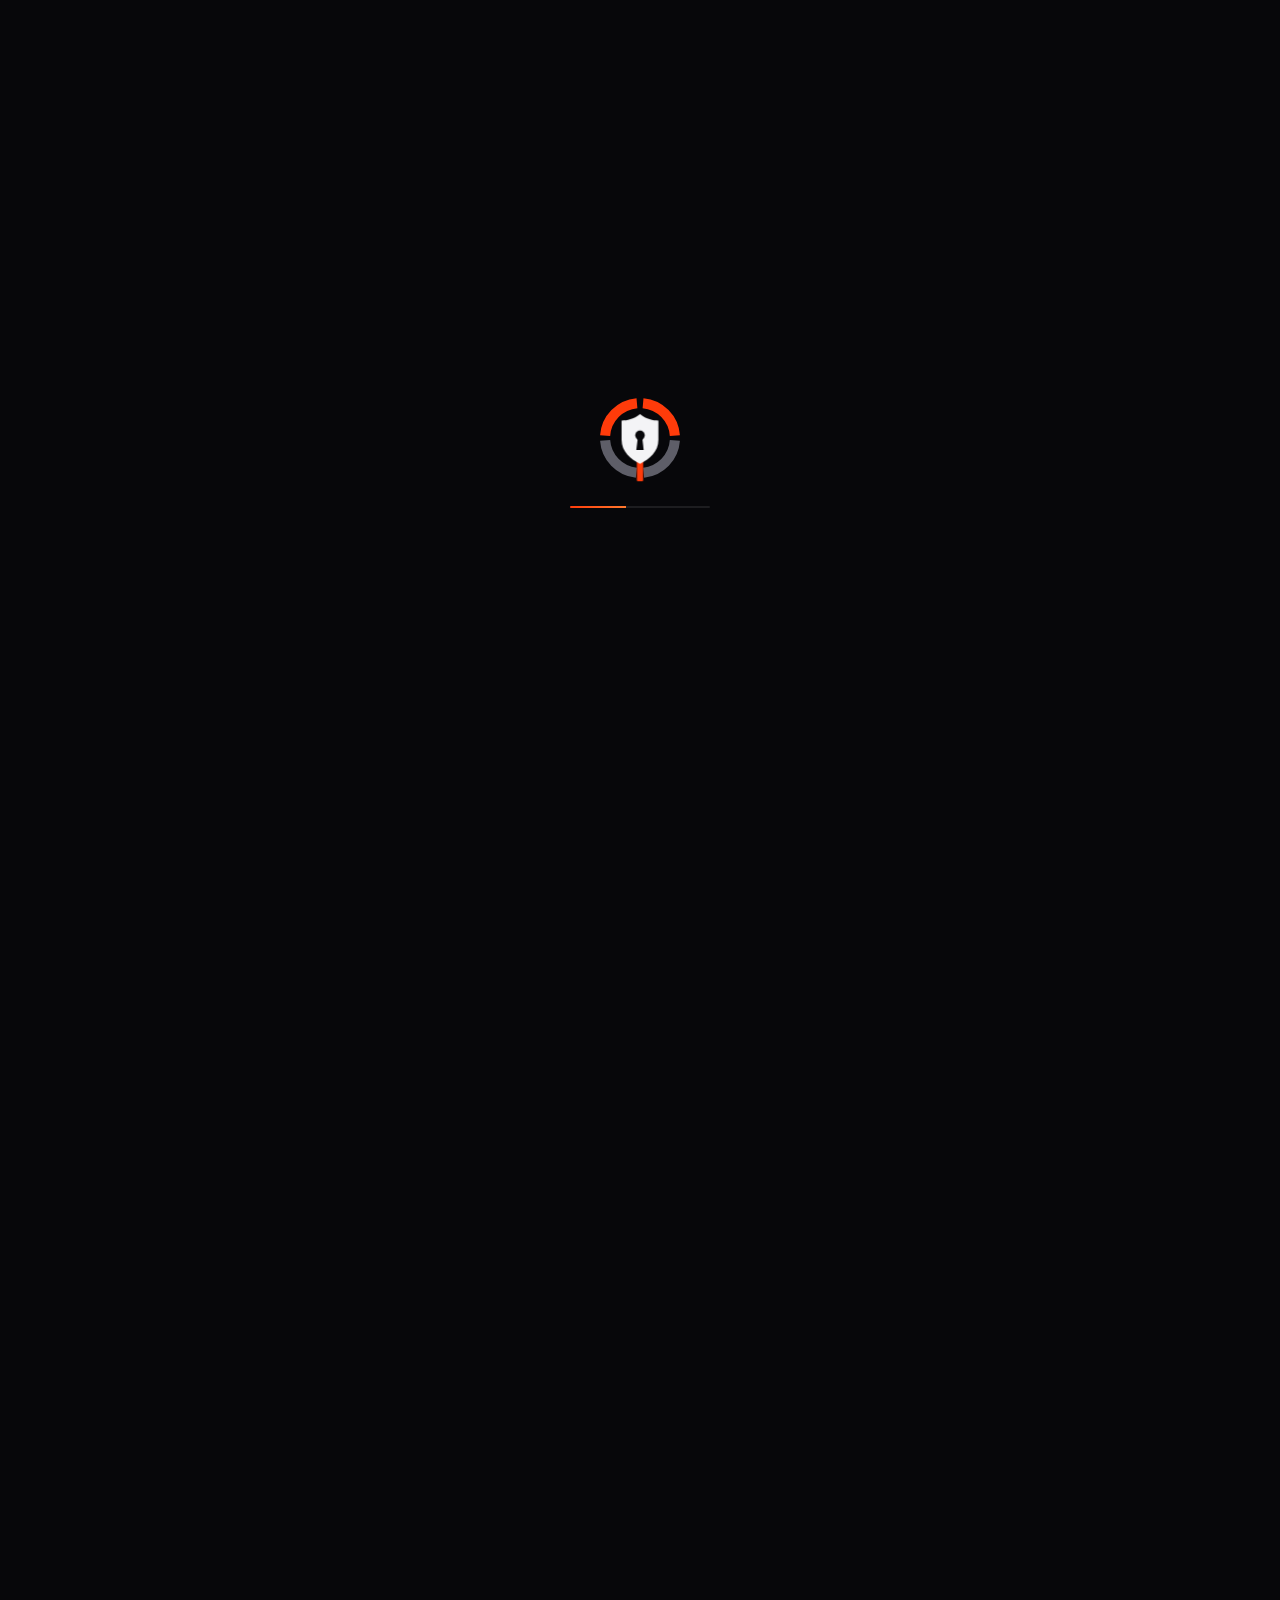
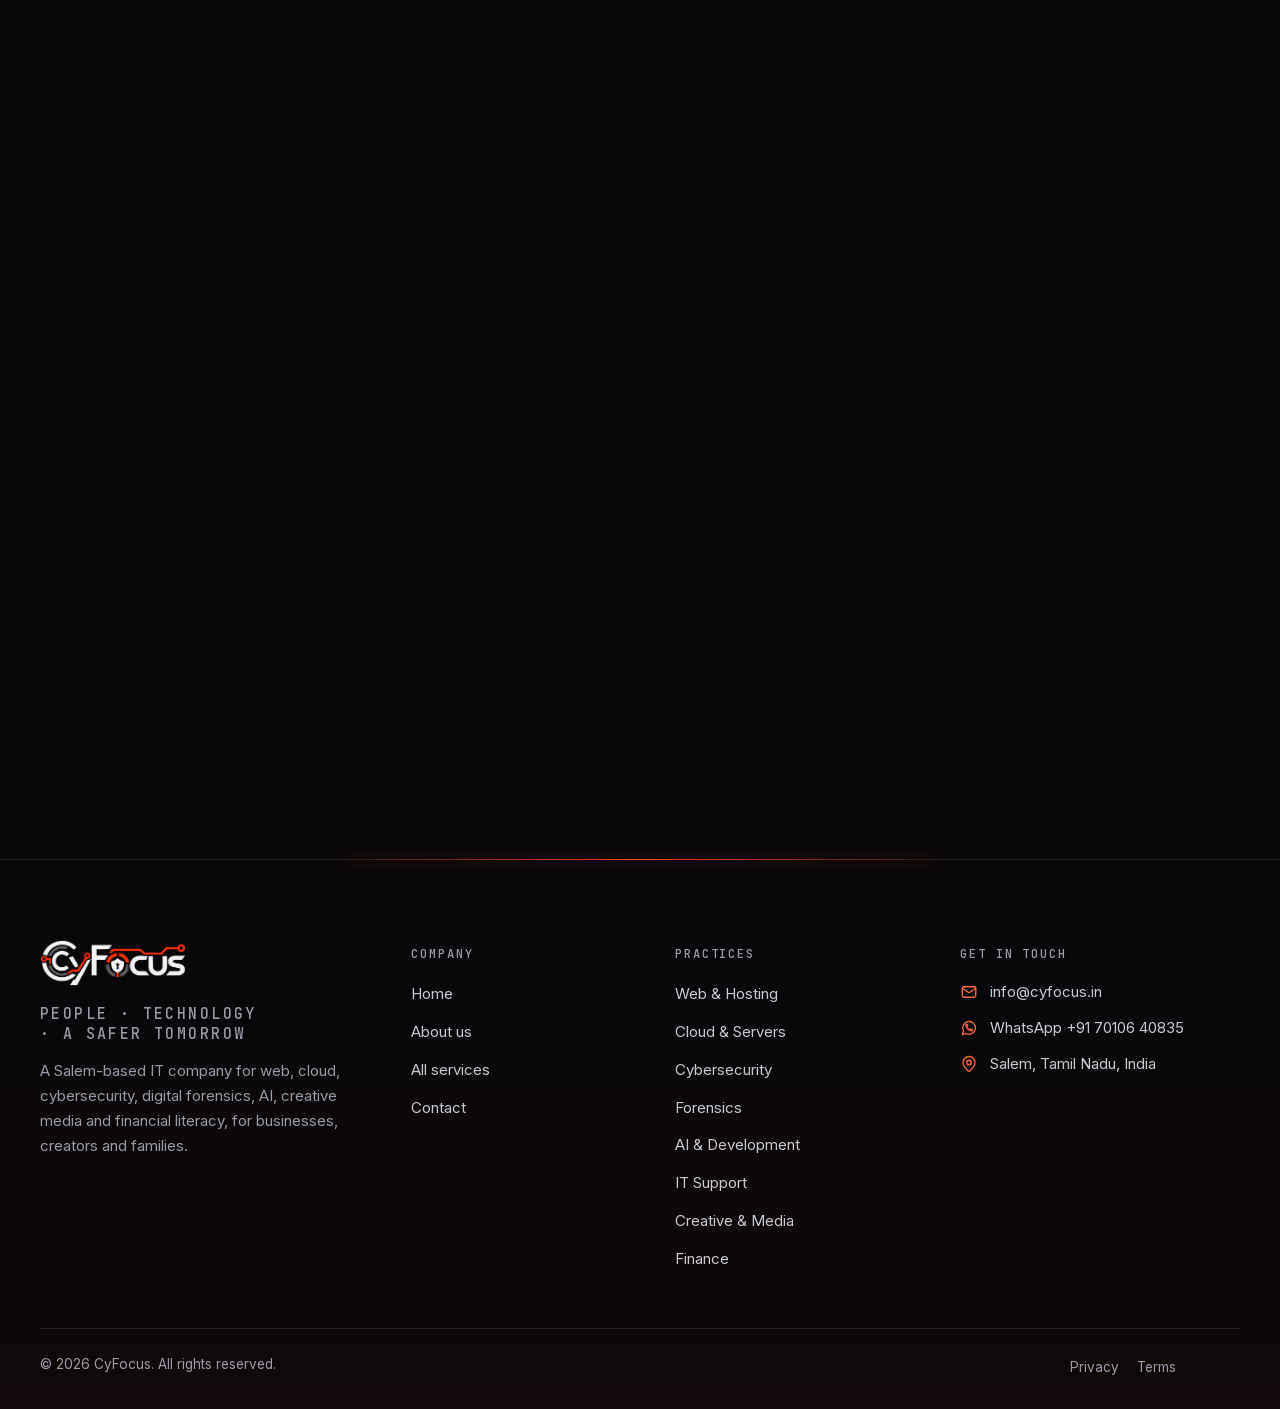
<file: forensics.html>
<!doctype html>
<html lang="en-IN" data-theme="dark" class="no-js">
<head>
<meta charset="utf-8">
<meta http-equiv="Content-Security-Policy" content="default-src 'none'; script-src 'self'; style-src 'self'; font-src 'self'; img-src 'self' data:; manifest-src 'self'; connect-src 'self'; frame-src https://maps.google.com https://www.google.com; form-action 'self' mailto:; base-uri 'none'; object-src 'none'; upgrade-insecure-requests; require-trusted-types-for 'script'; trusted-types 'none'">
<meta name="referrer" content="strict-origin-when-cross-origin">
<meta name="robots" content="index, follow, noarchive, max-image-preview:large, max-snippet:-1">
<meta name="viewport" content="width=device-width, initial-scale=1, viewport-fit=cover">
<meta name="format-detection" content="telephone=no">
<title>Digital Forensics &amp; Data Recovery in Salem | CyFocus</title>
<meta name="description" content="Forensically sound acquisition, examination and reporting across computers, phones and cloud accounts. CyFocus, Salem, Tamil Nadu.">
<link rel="canonical" href="https://cyfocus.in/forensics.html">
<meta name="theme-color" content="#07070A">
<meta name="author" content="CyFocus">
<meta property="og:type" content="website">
<meta property="og:site_name" content="CyFocus">
<meta property="og:locale" content="en_IN">
<meta property="og:title" content="Digital Forensics &amp; Data Recovery in Salem | CyFocus">
<meta property="og:description" content="Forensically sound acquisition, examination and reporting across computers, phones and cloud accounts. CyFocus, Salem, Tamil Nadu.">
<meta property="og:url" content="https://cyfocus.in/forensics.html">
<meta property="og:image" content="https://cyfocus.in/assets/img/brand/og-image.jpg">
<meta property="og:image:width" content="1200">
<meta property="og:image:height" content="630">
<meta property="og:image:alt" content="CyFocus logo on a dark glass background">
<meta name="twitter:card" content="summary_large_image">
<meta name="twitter:title" content="Digital Forensics &amp; Data Recovery in Salem | CyFocus">
<meta name="twitter:description" content="Forensically sound acquisition, examination and reporting across computers, phones and cloud accounts. CyFocus, Salem, Tamil Nadu.">
<meta name="twitter:image" content="https://cyfocus.in/assets/img/brand/og-image.jpg">
<link rel="icon" href="favicon.ico" sizes="any">
<link rel="icon" type="image/png" sizes="32x32" href="assets/img/brand/favicon-32.png">
<link rel="apple-touch-icon" href="assets/img/brand/apple-touch-icon.png">
<link rel="manifest" href="site.webmanifest">
<script src="assets/js/boot.js?v=2026101606"></script>
<link rel="preload" href="assets/fonts/inter-latin.woff2" as="font" type="font/woff2" crossorigin>
<link rel="preload" href="assets/fonts/space-grotesk-latin.woff2" as="font" type="font/woff2" crossorigin>
<link rel="stylesheet" href="assets/css/style.css?v=2026101606">
<script type="application/ld+json">{"@context":"https://schema.org","@graph":[{"@type":"WebPage","@id":"https://cyfocus.in/forensics.html#webpage","url":"https://cyfocus.in/forensics.html","name":"Digital Forensics & Data Recovery in Salem | CyFocus","description":"Forensically sound acquisition, examination and reporting across computers, phones and cloud accounts. CyFocus, Salem, Tamil Nadu.","inLanguage":"en-IN","isPartOf":{"@id":"https://cyfocus.in/#website"},"publisher":{"@id":"https://cyfocus.in/#organization"},"breadcrumb":{"@id":"https://cyfocus.in/forensics.html#breadcrumb"}},{"@type":"BreadcrumbList","@id":"https://cyfocus.in/forensics.html#breadcrumb","itemListElement":[{"@type":"ListItem","position":1,"name":"Home","item":"https://cyfocus.in/"},{"@type":"ListItem","position":2,"name":"Forensics","item":"https://cyfocus.in/forensics.html"}]},{"@type":"Service","@id":"https://cyfocus.in/forensics.html#service","name":"Digital forensics and data recovery","serviceType":"Digital forensics and data recovery","description":"Forensic acquisition, examination and reporting for computers, phones and cloud accounts, plus data recovery.","url":"https://cyfocus.in/forensics.html","provider":{"@id":"https://cyfocus.in/#organization"},"areaServed":{"@type":"Country","name":"India"}}]}</script>
</head>
<body data-page="forensics">
<script src="assets/js/icons.js?v=2026101606" defer></script>
<a class="skip-link" href="#main">Skip to content</a>
<div class="bg-scene" aria-hidden="true"><span class="orb orb-1"></span><span class="orb orb-2"></span><span class="orb orb-3"></span><span class="bg-grid"></span><span class="bg-noise"></span></div>
<div class="preloader" aria-hidden="true"><div class="preloader-inner"><svg class="emblem-svg" viewBox="0 0 100 100" aria-hidden="true" focusable="false"><g><path class="em-arc em-o" pathLength="1" d="M12.09 47.35A38 38 0 0 1 46.69 12.14"/><path class="em-arc em-o" pathLength="1" d="M53.31 12.14A38 38 0 0 1 87.91 47.35"/><path class="em-arc em-g" pathLength="1" d="M87.91 52.65A38 38 0 0 1 53.97 87.79"/><path class="em-arc em-g" pathLength="1" d="M46.03 87.79A38 38 0 0 1 12.09 52.65"/></g><rect class="em-bar" x="46.6" y="72" width="6.8" height="25" rx="1"/><path class="em-shield" d="M50 24C57 29.5 64 31 70 31V52C70 65 60 73 50 78C40 73 30 65 30 52V31C36 31 43 29.5 50 24Z"/><circle class="em-key" cx="50" cy="47" r="5.2"/><path class="em-key" d="M47.6 50h4.8l1.6 13h-8z"/></svg><div class="preloader-bar"><span></span></div></div></div>
<div class="page-veil" aria-hidden="true"></div>
<div class="scroll-progress" aria-hidden="true"></div>
<header class="site-header">
  <div class="bar">
    <a class="brand" href="/" aria-label="CyFocus home"><img class="logo logo--dark" src="assets/img/brand/logo-dark.webp" width="320" height="101" alt="CyFocus"><img class="logo logo--light" src="assets/img/brand/logo-light.webp" width="320" height="101" alt="CyFocus"></a>
    <nav class="nav" aria-label="Primary">
      <a href="/">Home</a>
      <a href="about.html">About</a>
      <div class="has-mega">
        <button class="nav-btn is-current" type="button" aria-expanded="false" aria-controls="mega-services">Services <svg class="ico" aria-hidden="true"><use href="#i-chevron-down"/></svg></button>
        <div class="mega glass" id="mega-services">
          <div class="mega-grid"><a href="web-hosting.html"><span class="mi"><svg class="ico" aria-hidden="true"><use href="#i-code"/></svg></span><span><strong>Web &amp; Hosting</strong><small>Websites, WordPress, domains, DNS, SSL and business email.</small></span></a><a href="cloud.html"><span class="mi"><svg class="ico" aria-hidden="true"><use href="#i-cloud"/></svg></span><span><strong>Cloud &amp; Servers</strong><small>AWS, Azure, GCP, VPS, backups, monitoring and hypervisors.</small></span></a><a href="security.html"><span class="mi"><svg class="ico" aria-hidden="true"><use href="#i-shield"/></svg></span><span><strong>Cybersecurity</strong><small>Ethical hacking, Wazuh SIEM &amp; XDR, OSINT and network security.</small></span></a><a href="forensics.html" aria-current="page"><span class="mi"><svg class="ico" aria-hidden="true"><use href="#i-fingerprint"/></svg></span><span><strong>Forensics</strong><small>Computer, mobile and cloud forensics, plus data recovery.</small></span></a><a href="ai-dev.html"><span class="mi"><svg class="ico" aria-hidden="true"><use href="#i-sparkles"/></svg></span><span><strong>AI &amp; Development</strong><small>Local and cloud AI hosting, ML, Python and vibe coding.</small></span></a><a href="it-support.html"><span class="mi"><svg class="ico" aria-hidden="true"><use href="#i-monitor"/></svg></span><span><strong>IT Support</strong><small>Windows, Linux, macOS, home NAS, networking and Tally.</small></span></a><a href="creative.html"><span class="mi"><svg class="ico" aria-hidden="true"><use href="#i-palette"/></svg></span><span><strong>Creative &amp; Media</strong><small>Book publishing, YouTube, photo and video editing, design.</small></span></a><a href="finance.html"><span class="mi"><svg class="ico" aria-hidden="true"><use href="#i-trending-up"/></svg></span><span><strong>Finance</strong><small>Investing, insurance, debt and emergency-fund education.</small></span></a></div>
          <div class="mega-foot"><span>Not sure where to start? <a class="link-arrow" href="contact.html">Talk to us</a></span><a class="link-arrow" href="services.html">All 75+ services <svg class="ico" aria-hidden="true"><use href="#i-arrow-right"/></svg></a></div>
        </div>
      </div>
      <a href="contact.html">Contact</a>
    </nav>
    <div class="nav-actions">
      <button class="icon-btn theme-toggle" type="button" data-theme-toggle aria-label="Switch to light theme"><svg class="ico i-sun" aria-hidden="true"><use href="#i-sun"/></svg><svg class="ico i-moon" aria-hidden="true"><use href="#i-moon"/></svg></button>
      <a class="btn btn-primary btn-sm" href="contact.html">Get in touch <svg class="ico ico-move" aria-hidden="true"><use href="#i-arrow-right"/></svg></a>
      <button class="icon-btn menu-toggle" type="button" aria-expanded="false" aria-controls="drawer" aria-label="Open menu"><svg class="ico" aria-hidden="true"><use href="#i-menu"/></svg></button>
    </div>
  </div>
</header>
<div class="drawer" id="drawer" role="dialog" aria-modal="true" aria-label="Site menu">
  <div class="drawer-head">
    <a class="brand" href="/" aria-label="CyFocus home"><img class="logo logo--dark" src="assets/img/brand/logo-dark.webp" width="320" height="101" alt="CyFocus"><img class="logo logo--light" src="assets/img/brand/logo-light.webp" width="320" height="101" alt="CyFocus"></a>
    <div class="u-flex8">
      <button class="icon-btn theme-toggle" type="button" data-theme-toggle aria-label="Switch to light theme"><svg class="ico i-sun" aria-hidden="true"><use href="#i-sun"/></svg><svg class="ico i-moon" aria-hidden="true"><use href="#i-moon"/></svg></button>
      <button class="icon-btn" type="button" data-drawer-close aria-label="Close menu"><svg class="ico" aria-hidden="true"><use href="#i-x"/></svg></button>
    </div>
  </div>
  <nav class="drawer-nav" aria-label="Mobile">
    <a href="/">Home <svg class="ico" aria-hidden="true"><use href="#i-arrow-up-right"/></svg></a>
    <a href="about.html">About <svg class="ico" aria-hidden="true"><use href="#i-arrow-up-right"/></svg></a>
    <button class="d-btn" type="button" aria-expanded="false" aria-controls="d-services">Services <svg class="ico" aria-hidden="true"><use href="#i-chevron-down"/></svg></button>
    <div class="d-sub" id="d-services"><div>
      <a href="services.html"><span class="mi"><svg class="ico" aria-hidden="true"><use href="#i-grid"/></svg></span>All services</a>
      <a href="web-hosting.html"><span class="mi"><svg class="ico" aria-hidden="true"><use href="#i-code"/></svg></span>Web &amp; Hosting</a><a href="cloud.html"><span class="mi"><svg class="ico" aria-hidden="true"><use href="#i-cloud"/></svg></span>Cloud &amp; Servers</a><a href="security.html"><span class="mi"><svg class="ico" aria-hidden="true"><use href="#i-shield"/></svg></span>Cybersecurity</a><a href="forensics.html"><span class="mi"><svg class="ico" aria-hidden="true"><use href="#i-fingerprint"/></svg></span>Forensics</a><a href="ai-dev.html"><span class="mi"><svg class="ico" aria-hidden="true"><use href="#i-sparkles"/></svg></span>AI &amp; Development</a><a href="it-support.html"><span class="mi"><svg class="ico" aria-hidden="true"><use href="#i-monitor"/></svg></span>IT Support</a><a href="creative.html"><span class="mi"><svg class="ico" aria-hidden="true"><use href="#i-palette"/></svg></span>Creative &amp; Media</a><a href="finance.html"><span class="mi"><svg class="ico" aria-hidden="true"><use href="#i-trending-up"/></svg></span>Finance</a>
    </div></div>
    <a href="contact.html">Contact <svg class="ico" aria-hidden="true"><use href="#i-arrow-up-right"/></svg></a>
  </nav>
  <div class="drawer-foot">
    <a class="btn btn-primary btn-block" href="contact.html">Get in touch <svg class="ico ico-move" aria-hidden="true"><use href="#i-arrow-right"/></svg></a>
    <div class="contact-mini"><a href="mailto:info@cyfocus.in">info@cyfocus.in</a><a href="https://wa.me/917010640835" target="_blank" rel="noopener">WhatsApp +91 70106 40835</a></div>
  </div>
</div>
<main id="main">
<section class="page-hero">
  <div class="container page-hero-grid">
    <div>
      <div data-reveal><nav class="breadcrumb" aria-label="Breadcrumb"><a href="/">Home</a><svg class="ico" aria-hidden="true"><use href="#i-chevron-right"/></svg><a href="services.html">Services</a><svg class="ico" aria-hidden="true"><use href="#i-chevron-right"/></svg><span aria-current="page">Forensics</span></nav></div>
      <span class="eyebrow u-i1" data-reveal>Acquire · Preserve · Analyse · Report</span>
      <h1 class="u-i2" data-reveal>Digital evidence, handled with <span class="grad-text">forensic precision.</span></h1>
      <p class="lead u-i3" data-reveal>Computer, mobile and cloud forensics with sound acquisition, a documented chain of custody and clear reports, plus data recovery when files go missing.</p>
      <div class="hero-cta u-m0 u-i4" data-reveal>
        <a class="btn btn-primary" href="contact.html?service=forensics">Discuss your project <svg class="ico ico-move" aria-hidden="true"><use href="#i-arrow-right"/></svg></a>
        <a class="btn btn-ghost" href="#services"><svg class="ico" aria-hidden="true"><use href="#i-list"/></svg> See what's included</a>
      </div>
    </div>
    <div class="hero-media u-i2" data-reveal="zoom">
      <div class="media"><img src="assets/img/photos/forensics-hdd-1200.webp" srcset="assets/img/photos/forensics-hdd-800.webp 800w, assets/img/photos/forensics-hdd-1200.webp 1200w" sizes="(max-width: 992px) 100vw, 600px" width="1200" height="798" alt="Close-up of an opened hard disk drive showing the platter and read head" fetchpriority="high" decoding="async"></div>
      <div class="float-chip glass chip-a"><span class="live"></span>Hash · verified</div>
      <div class="float-chip glass chip-c"><svg class="ico" aria-hidden="true"><use href="#i-fingerprint"/></svg>Chain of custody</div>
    </div>
  </div>
</section>

<section class="section" id="services">
  <div class="container">
    <div class="section-head split-head" data-reveal><div><span class="eyebrow">What we do</span><h2>Facts you can stand behind.</h2><p>Every step is documented and repeatable: write-blocked acquisition, hash verification and evidence handling you can rely on.</p></div><a class="link-arrow" href="services.html#forensics">View in catalogue <svg class="ico" aria-hidden="true"><use href="#i-arrow-right"/></svg></a></div>
    <div class="grid grid-3" data-stagger>
      <article class="card glass spot" data-reveal data-tilt><span class="card-icon"><svg class="ico" aria-hidden="true"><use href="#i-fingerprint"/></svg></span><h3>Digital Forensics</h3><p>End-to-end investigations that follow accepted forensic methodology, from scoping to final report.</p></article>
      <article class="card glass spot" data-reveal data-tilt><span class="card-icon"><svg class="ico" aria-hidden="true"><use href="#i-monitor"/></svg></span><h3>Computer Forensics</h3><p>Windows, macOS and Linux examinations: timelines, user activity, deleted files and artefact analysis.</p></article>
      <article class="card glass spot" data-reveal data-tilt><span class="card-icon"><svg class="ico" aria-hidden="true"><use href="#i-smartphone"/></svg></span><h3>Mobile Forensics</h3><p>Extraction and analysis of Android and iOS devices, apps and messages, where legally permitted.</p></article>
      <article class="card glass spot" data-reveal data-tilt><span class="card-icon"><svg class="ico" aria-hidden="true"><use href="#i-cloud"/></svg></span><h3>Cloud Forensics</h3><p>Investigation of Microsoft 365, Google Workspace and AWS activity logs, mailboxes and storage.</p></article>
      <article class="card glass spot" data-reveal data-tilt><span class="card-icon"><svg class="ico" aria-hidden="true"><use href="#i-download"/></svg></span><h3>Data Acquisition</h3><p>Write-blocked, hash-verified imaging of disks, memory and devices to preserve the original evidence.</p></article>
      <article class="card glass spot" data-reveal data-tilt><span class="card-icon"><svg class="ico" aria-hidden="true"><use href="#i-archive"/></svg></span><h3>Evidence Collection &amp; Management</h3><p>Documented chain of custody, secure storage, hashing and evidence handling.</p></article>
      <article class="card glass spot" data-reveal data-tilt><span class="card-icon"><svg class="ico" aria-hidden="true"><use href="#i-recover"/></svg></span><h3>Data Recovery</h3><p>Recovery of deleted, formatted or corrupted data from HDDs, SSDs, memory cards and USB drives.</p></article>
      <article class="card glass spot" data-reveal data-tilt><span class="card-icon"><svg class="ico" aria-hidden="true"><use href="#i-chart"/></svg></span><h3>Data Analysis</h3><p>Structured analysis of large datasets, logs and extracted artefacts to surface the facts that matter.</p></article>
    </div>
  </div>
</section>

<section class="section-tight">
  <div class="container">
    <div class="glass u-pad-lg" data-reveal>
      <span class="eyebrow">Platforms &amp; tools</span>
      <h2 class="u-title-md">Forensic toolkit</h2>
      <div class="chips"><span class="chip"><span class="dot"></span>Autopsy</span><span class="chip"><span class="dot"></span>The Sleuth Kit</span><span class="chip"><span class="dot"></span>FTK Imager</span><span class="chip"><span class="dot"></span>Volatility</span><span class="chip"><span class="dot"></span>ALEAPP</span><span class="chip"><span class="dot"></span>iLEAPP</span><span class="chip"><span class="dot"></span>Plaso / log2timeline</span><span class="chip"><span class="dot"></span>Wireshark</span><span class="chip"><span class="dot"></span>Python</span><span class="chip"><span class="dot"></span>Hardware write-blockers</span><span class="chip"><span class="dot"></span>SHA-256 hashing</span></div>
    </div>
  </div>
</section>
<section class="section">
  <div class="container">
    <div class="section-head center" data-reveal><span class="eyebrow">Process</span><h2>How we work with you.</h2></div>
    <ol class="steps" data-stagger><li class="step" data-reveal><div class="step-card glass"><span class="step-num" aria-hidden="true">01</span><span class="step-icon"><svg class="ico" aria-hidden="true"><use href="#i-scale"/></svg></span><h3>Scope &amp; authorise</h3><p>We confirm ownership, legal authority and the questions the investigation must answer.</p></div></li><li class="step" data-reveal><div class="step-card glass"><span class="step-num" aria-hidden="true">02</span><span class="step-icon"><svg class="ico" aria-hidden="true"><use href="#i-download"/></svg></span><h3>Acquire</h3><p>Write-blocked imaging with hash verification preserves the original evidence.</p></div></li><li class="step" data-reveal><div class="step-card glass"><span class="step-num" aria-hidden="true">03</span><span class="step-icon"><svg class="ico" aria-hidden="true"><use href="#i-search"/></svg></span><h3>Analyse</h3><p>Timelines, artefacts and data are examined with repeatable, documented methods.</p></div></li><li class="step" data-reveal><div class="step-card glass"><span class="step-num" aria-hidden="true">04</span><span class="step-icon"><svg class="ico" aria-hidden="true"><use href="#i-file-text"/></svg></span><h3>Report</h3><p>A clear report of findings, methods and chain of custody that non-experts can follow.</p></div></li></ol>
  </div>
</section>
<section class="section u-pt0">
  <div class="container">
    <div class="section-head center" data-reveal><span class="eyebrow">FAQ</span><h2>Forensics questions.</h2></div>
    <div class="faq" data-stagger><details class="glass-lite" data-reveal><summary>Will my original device be changed during the examination?<span class="pm" aria-hidden="true"></span></summary><div class="answer"><p>No. We work from verified forensic images made through write-blocking, and record hash values to prove the copy matches the original.</p></div></details><details class="glass-lite" data-reveal><summary>Can you recover data from a damaged or formatted drive?<span class="pm" aria-hidden="true"></span></summary><div class="answer"><p>Often, yes. Logical recovery succeeds in many cases, while physically failed drives may need specialist clean-room work. We assess first and quote before any attempt. Recovery is never guaranteed.</p></div></details><details class="glass-lite" data-reveal><summary>Do you examine mobile phones?<span class="pm" aria-hidden="true"></span></summary><div class="answer"><p>Yes, Android and iOS, depending on device condition and encryption, and only with authorisation from the owner or a competent authority.</p></div></details><details class="glass-lite" data-reveal><summary>Who can request a forensic investigation?<span class="pm" aria-hidden="true"></span></summary><div class="answer"><p>Device owners, organisations investigating their own systems, and legal representatives. Proper authorisation is always documented before we begin.</p></div></details></div>
  </div>
</section>
<section class="section-tight">
  <div class="container">
    <div class="cta-band glass" data-reveal="zoom">
      <svg class="cta-circuit" viewBox="0 0 600 300" fill="none" aria-hidden="true"><path d="M600 60H420l-40 40H260" stroke="url(#ctaG)" stroke-width="2"/><path d="M600 150H470l-30 30H330" stroke="url(#ctaG)" stroke-width="2"/><path d="M600 240H500l-40-40H380" stroke="url(#ctaG)" stroke-width="2"/><circle cx="260" cy="100" r="6" stroke="#FF3B0A" stroke-width="2.5"/><circle cx="330" cy="180" r="6" stroke="#FF3B0A" stroke-width="2.5"/><circle cx="380" cy="200" r="6" stroke="#FF7A2F" stroke-width="2.5"/><defs><linearGradient id="ctaG" x1="600" x2="250" y1="0" y2="0" gradientUnits="userSpaceOnUse"><stop stop-color="#FF3B0A" stop-opacity="0"/><stop offset="1" stop-color="#FF3B0A"/></linearGradient></defs></svg>
      <div class="u-rel">
        <span class="eyebrow">Let's talk</span>
        <h2>Need answers from digital evidence?</h2>
        <p>Talk to us in confidence. We will explain what is possible before any work begins.</p>
      </div>
      <div class="cta-actions">
        <a class="btn btn-primary" href="contact.html?service=forensics">Start a conversation <svg class="ico ico-move" aria-hidden="true"><use href="#i-arrow-right"/></svg></a>
        <a class="btn btn-ghost" href="https://wa.me/917010640835" target="_blank" rel="noopener"><svg class="ico" aria-hidden="true"><use href="#i-chat"/></svg> WhatsApp us</a>
      </div>
    </div>
  </div>
</section>
</main>
<footer class="site-footer">
  <div class="container">
    <div class="footer-grid">
      <div class="footer-brand">
        <a href="/" aria-label="CyFocus home"><img class="logo logo--dark" src="assets/img/brand/logo-dark.webp" width="320" height="101" alt="CyFocus" loading="lazy"><img class="logo logo--light" src="assets/img/brand/logo-light.webp" width="320" height="101" alt="CyFocus" loading="lazy"></a>
        <p class="footer-tag">People · Technology · A Safer Tomorrow</p>
        <p>A Salem-based IT company for web, cloud, cybersecurity, digital forensics, AI, creative media and financial literacy, for businesses, creators and families.</p>
      </div>
      <div class="footer-col">
        <h2>Company</h2>
        <ul>
          <li><a href="/">Home</a></li>
          <li><a href="about.html">About us</a></li>
          <li><a href="services.html">All services</a></li>
          <li><a href="contact.html">Contact</a></li>
        </ul>
      </div>
      <div class="footer-col">
        <h2>Practices</h2>
        <ul><li><a href="web-hosting.html">Web &amp; Hosting</a></li><li><a href="cloud.html">Cloud &amp; Servers</a></li><li><a href="security.html">Cybersecurity</a></li><li><a href="forensics.html">Forensics</a></li><li><a href="ai-dev.html">AI &amp; Development</a></li><li><a href="it-support.html">IT Support</a></li><li><a href="creative.html">Creative &amp; Media</a></li><li><a href="finance.html">Finance</a></li></ul>
      </div>
      <div class="footer-col">
        <h2>Get in touch</h2>
        <ul class="contact-list">
          <li><svg class="ico" aria-hidden="true"><use href="#i-mail"/></svg><a href="mailto:info@cyfocus.in">info@cyfocus.in</a></li>
          <li><svg class="ico" aria-hidden="true"><use href="#i-chat"/></svg><a href="https://wa.me/917010640835" target="_blank" rel="noopener">WhatsApp +91 70106 40835</a></li>
          <li><svg class="ico" aria-hidden="true"><use href="#i-map-pin"/></svg><span>Salem, Tamil Nadu, India</span></li>
        </ul>
      </div>
    </div>
    <div class="footer-bottom">
      <span>© <span data-year>2026</span> CyFocus. All rights reserved.</span>
      <nav aria-label="Legal"><a href="legal.html#privacy">Privacy</a><a href="legal.html#terms">Terms</a></nav>
    </div>
  </div>
</footer>
<button class="to-top" type="button" aria-label="Back to top"><svg class="ico" aria-hidden="true"><use href="#i-arrow-up"/></svg></button>
<div class="toast-region" aria-live="polite" aria-atomic="false"></div>
<script src="assets/js/main.js?v=2026101606" defer></script>

</body>
</html>
</file>
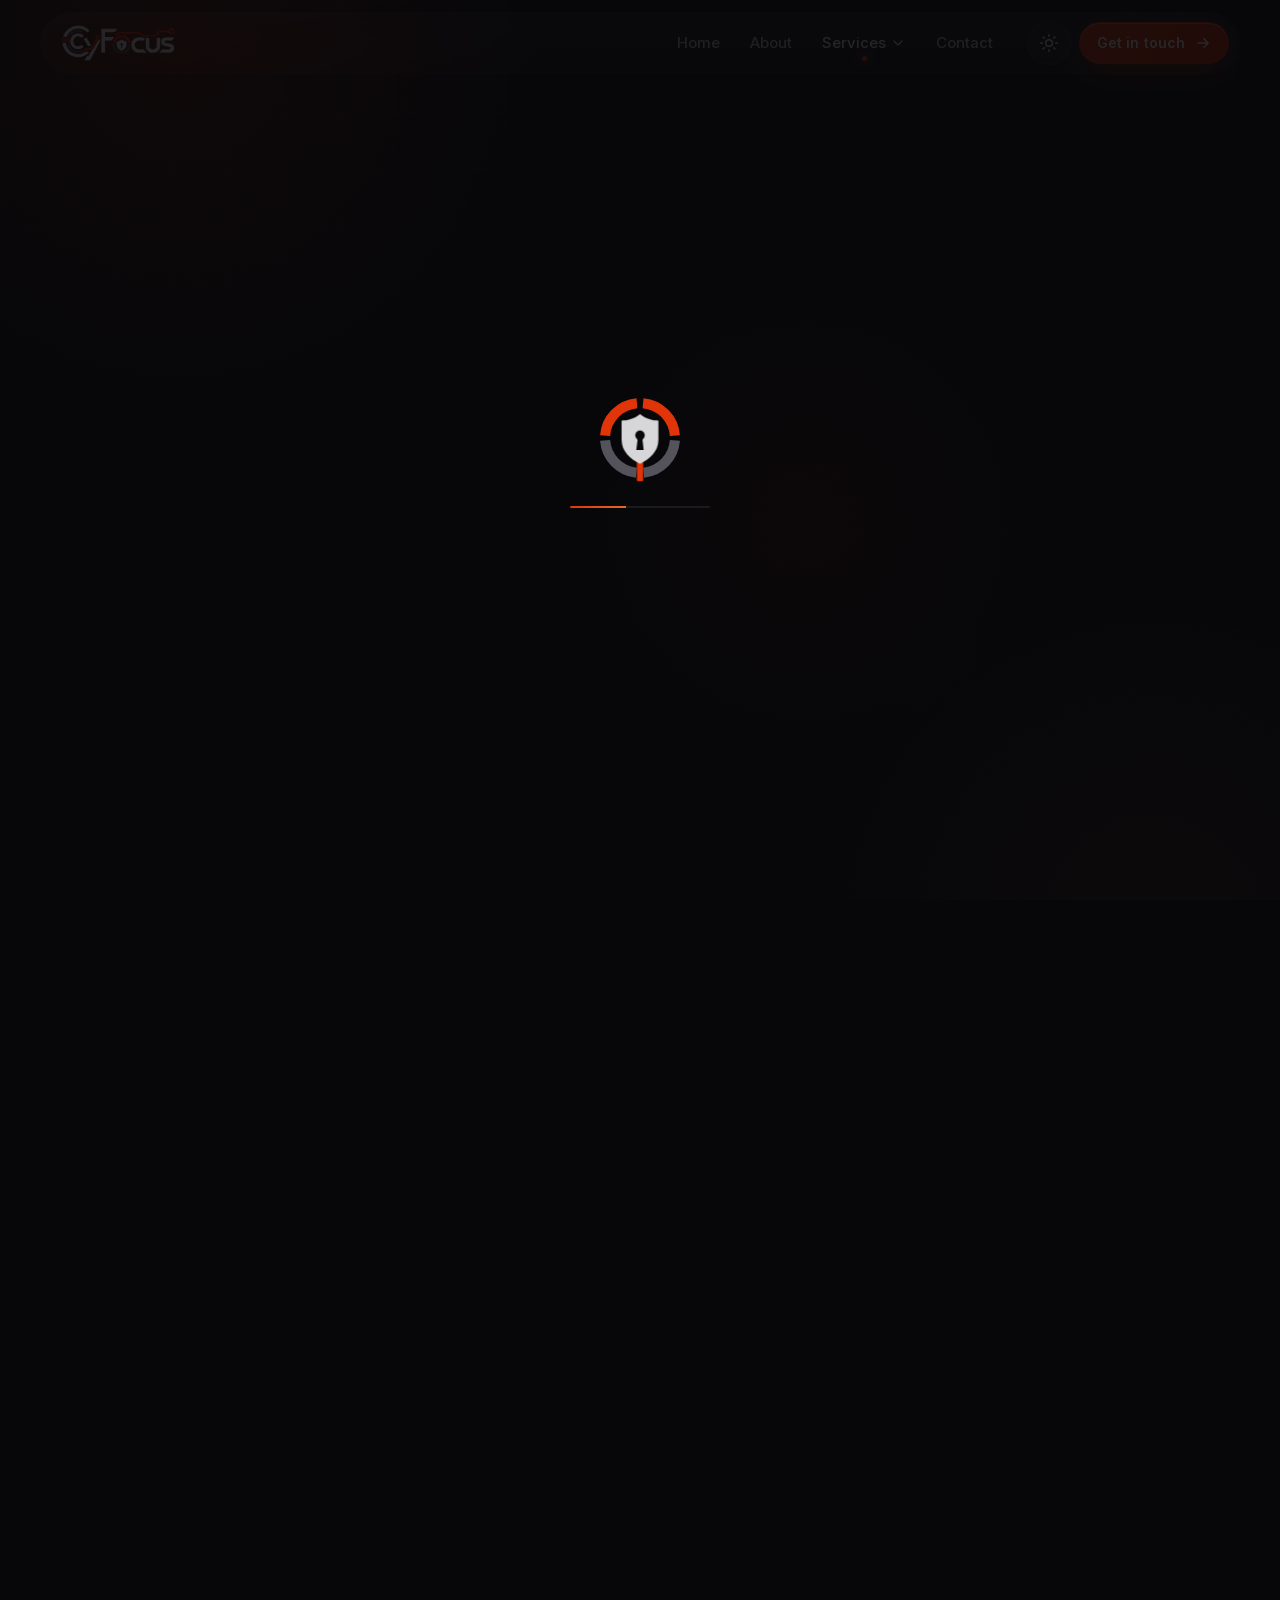
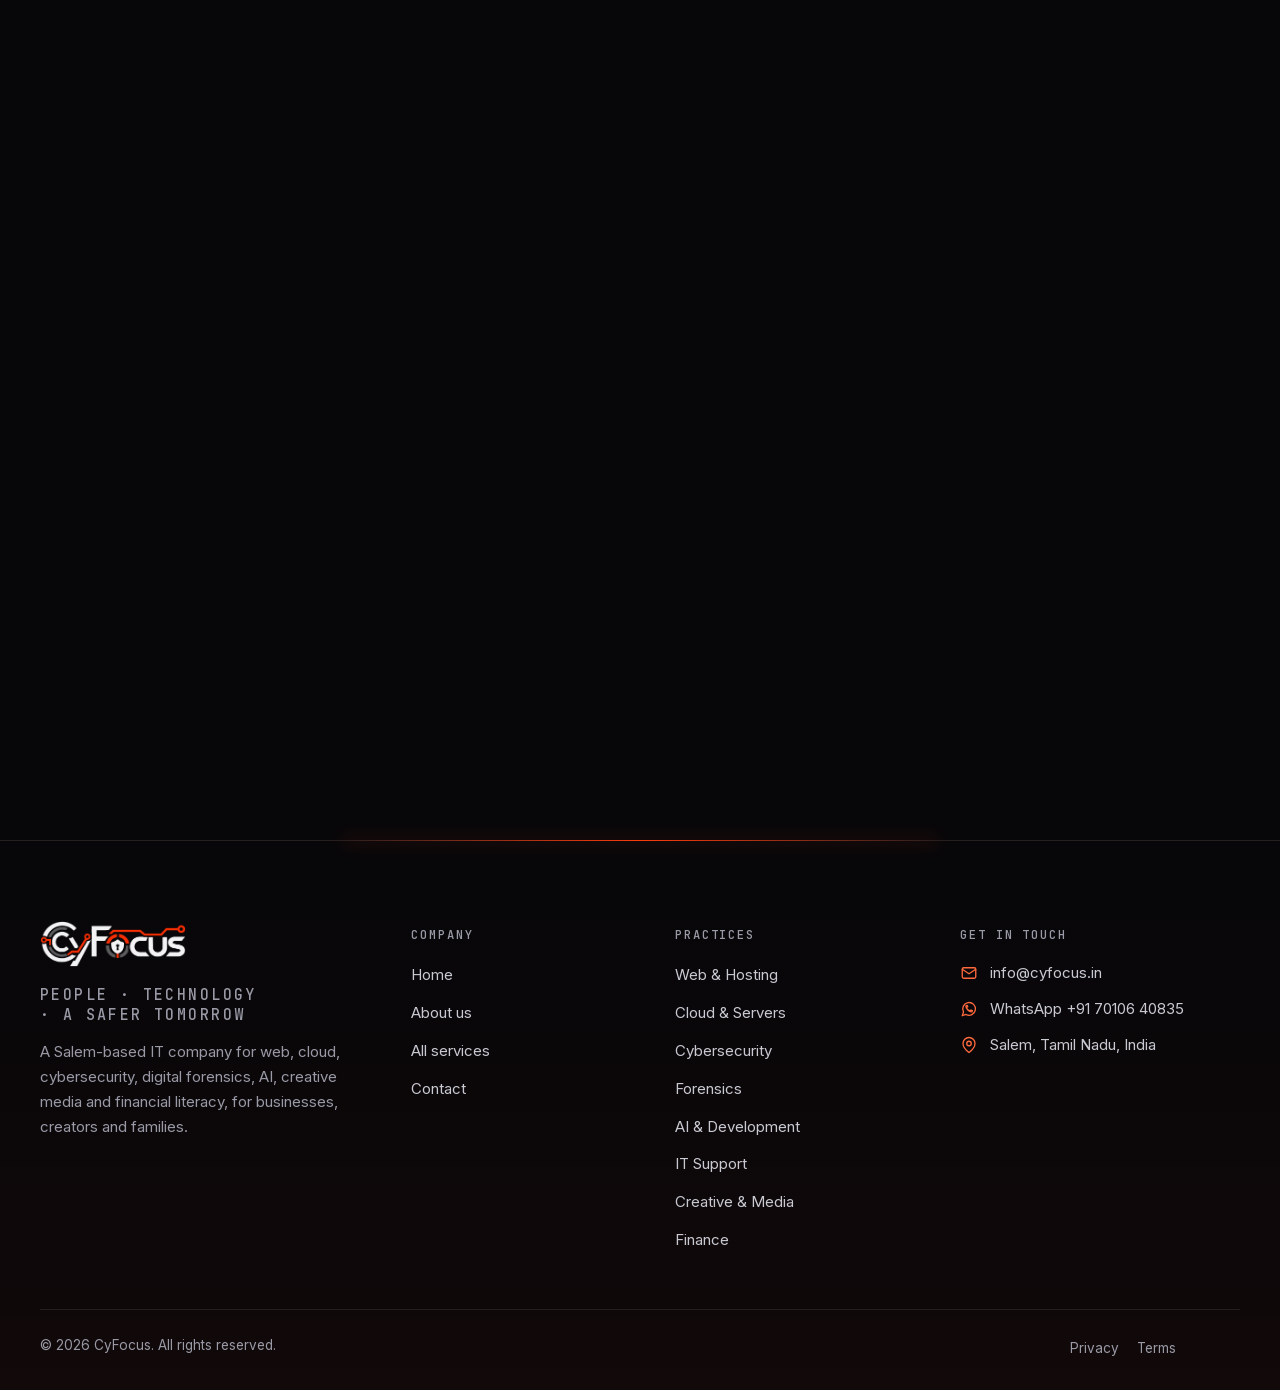
<file: it-support.html>
<!doctype html>
<html lang="en-IN" data-theme="dark" class="no-js">
<head>
<meta charset="utf-8">
<meta http-equiv="Content-Security-Policy" content="default-src 'none'; script-src 'self'; style-src 'self'; font-src 'self'; img-src 'self' data:; manifest-src 'self'; connect-src 'self'; frame-src https://maps.google.com https://www.google.com; form-action 'self' mailto:; base-uri 'none'; object-src 'none'; upgrade-insecure-requests; require-trusted-types-for 'script'; trusted-types 'none'">
<meta name="referrer" content="strict-origin-when-cross-origin">
<meta name="robots" content="index, follow, noarchive, max-image-preview:large, max-snippet:-1">
<meta name="viewport" content="width=device-width, initial-scale=1, viewport-fit=cover">
<meta name="format-detection" content="telephone=no">
<title>IT Support &amp; Home Tech in Salem | CyFocus</title>
<meta name="description" content="Hands-on help for computers, home networks, NAS storage and home labs, remotely or on-site in Salem. CyFocus, Salem, Tamil Nadu.">
<link rel="canonical" href="https://cyfocus.in/it-support.html">
<meta name="theme-color" content="#07070A">
<meta name="author" content="CyFocus">
<meta property="og:type" content="website">
<meta property="og:site_name" content="CyFocus">
<meta property="og:locale" content="en_IN">
<meta property="og:title" content="IT Support &amp; Home Tech in Salem | CyFocus">
<meta property="og:description" content="Hands-on help for computers, home networks, NAS storage and home labs, remotely or on-site in Salem. CyFocus, Salem, Tamil Nadu.">
<meta property="og:url" content="https://cyfocus.in/it-support.html">
<meta property="og:image" content="https://cyfocus.in/assets/img/brand/og-image.jpg">
<meta property="og:image:width" content="1200">
<meta property="og:image:height" content="630">
<meta property="og:image:alt" content="CyFocus logo on a dark glass background">
<meta name="twitter:card" content="summary_large_image">
<meta name="twitter:title" content="IT Support &amp; Home Tech in Salem | CyFocus">
<meta name="twitter:description" content="Hands-on help for computers, home networks, NAS storage and home labs, remotely or on-site in Salem. CyFocus, Salem, Tamil Nadu.">
<meta name="twitter:image" content="https://cyfocus.in/assets/img/brand/og-image.jpg">
<link rel="icon" href="favicon.ico" sizes="any">
<link rel="icon" type="image/png" sizes="32x32" href="assets/img/brand/favicon-32.png">
<link rel="apple-touch-icon" href="assets/img/brand/apple-touch-icon.png">
<link rel="manifest" href="site.webmanifest">
<script src="assets/js/boot.js?v=2026101606"></script>
<link rel="preload" href="assets/fonts/inter-latin.woff2" as="font" type="font/woff2" crossorigin>
<link rel="preload" href="assets/fonts/space-grotesk-latin.woff2" as="font" type="font/woff2" crossorigin>
<link rel="stylesheet" href="assets/css/style.css?v=2026101606">
<script type="application/ld+json">{"@context":"https://schema.org","@graph":[{"@type":"WebPage","@id":"https://cyfocus.in/it-support.html#webpage","url":"https://cyfocus.in/it-support.html","name":"IT Support & Home Tech in Salem | CyFocus","description":"Hands-on help for computers, home networks, NAS storage and home labs, remotely or on-site in Salem. CyFocus, Salem, Tamil Nadu.","inLanguage":"en-IN","isPartOf":{"@id":"https://cyfocus.in/#website"},"publisher":{"@id":"https://cyfocus.in/#organization"},"breadcrumb":{"@id":"https://cyfocus.in/it-support.html#breadcrumb"}},{"@type":"BreadcrumbList","@id":"https://cyfocus.in/it-support.html#breadcrumb","itemListElement":[{"@type":"ListItem","position":1,"name":"Home","item":"https://cyfocus.in/"},{"@type":"ListItem","position":2,"name":"IT Support","item":"https://cyfocus.in/it-support.html"}]},{"@type":"Service","@id":"https://cyfocus.in/it-support.html#service","name":"IT support and home technology","serviceType":"IT support and home technology","description":"Help with computers, home networks, NAS storage and home labs, remotely or on-site in Salem.","url":"https://cyfocus.in/it-support.html","provider":{"@id":"https://cyfocus.in/#organization"},"areaServed":{"@type":"Country","name":"India"}}]}</script>
</head>
<body data-page="it-support">
<script src="assets/js/icons.js?v=2026101606" defer></script>
<a class="skip-link" href="#main">Skip to content</a>
<div class="bg-scene" aria-hidden="true"><span class="orb orb-1"></span><span class="orb orb-2"></span><span class="orb orb-3"></span><span class="bg-grid"></span><span class="bg-noise"></span></div>
<div class="preloader" aria-hidden="true"><div class="preloader-inner"><svg class="emblem-svg" viewBox="0 0 100 100" aria-hidden="true" focusable="false"><g><path class="em-arc em-o" pathLength="1" d="M12.09 47.35A38 38 0 0 1 46.69 12.14"/><path class="em-arc em-o" pathLength="1" d="M53.31 12.14A38 38 0 0 1 87.91 47.35"/><path class="em-arc em-g" pathLength="1" d="M87.91 52.65A38 38 0 0 1 53.97 87.79"/><path class="em-arc em-g" pathLength="1" d="M46.03 87.79A38 38 0 0 1 12.09 52.65"/></g><rect class="em-bar" x="46.6" y="72" width="6.8" height="25" rx="1"/><path class="em-shield" d="M50 24C57 29.5 64 31 70 31V52C70 65 60 73 50 78C40 73 30 65 30 52V31C36 31 43 29.5 50 24Z"/><circle class="em-key" cx="50" cy="47" r="5.2"/><path class="em-key" d="M47.6 50h4.8l1.6 13h-8z"/></svg><div class="preloader-bar"><span></span></div></div></div>
<div class="page-veil" aria-hidden="true"></div>
<div class="scroll-progress" aria-hidden="true"></div>
<header class="site-header">
  <div class="bar">
    <a class="brand" href="/" aria-label="CyFocus home"><img class="logo logo--dark" src="assets/img/brand/logo-dark.webp" width="320" height="101" alt="CyFocus"><img class="logo logo--light" src="assets/img/brand/logo-light.webp" width="320" height="101" alt="CyFocus"></a>
    <nav class="nav" aria-label="Primary">
      <a href="/">Home</a>
      <a href="about.html">About</a>
      <div class="has-mega">
        <button class="nav-btn is-current" type="button" aria-expanded="false" aria-controls="mega-services">Services <svg class="ico" aria-hidden="true"><use href="#i-chevron-down"/></svg></button>
        <div class="mega glass" id="mega-services">
          <div class="mega-grid"><a href="web-hosting.html"><span class="mi"><svg class="ico" aria-hidden="true"><use href="#i-code"/></svg></span><span><strong>Web &amp; Hosting</strong><small>Websites, WordPress, domains, DNS, SSL and business email.</small></span></a><a href="cloud.html"><span class="mi"><svg class="ico" aria-hidden="true"><use href="#i-cloud"/></svg></span><span><strong>Cloud &amp; Servers</strong><small>AWS, Azure, GCP, VPS, backups, monitoring and hypervisors.</small></span></a><a href="security.html"><span class="mi"><svg class="ico" aria-hidden="true"><use href="#i-shield"/></svg></span><span><strong>Cybersecurity</strong><small>Ethical hacking, Wazuh SIEM &amp; XDR, OSINT and network security.</small></span></a><a href="forensics.html"><span class="mi"><svg class="ico" aria-hidden="true"><use href="#i-fingerprint"/></svg></span><span><strong>Forensics</strong><small>Computer, mobile and cloud forensics, plus data recovery.</small></span></a><a href="ai-dev.html"><span class="mi"><svg class="ico" aria-hidden="true"><use href="#i-sparkles"/></svg></span><span><strong>AI &amp; Development</strong><small>Local and cloud AI hosting, ML, Python and vibe coding.</small></span></a><a href="it-support.html" aria-current="page"><span class="mi"><svg class="ico" aria-hidden="true"><use href="#i-monitor"/></svg></span><span><strong>IT Support</strong><small>Windows, Linux, macOS, home NAS, networking and Tally.</small></span></a><a href="creative.html"><span class="mi"><svg class="ico" aria-hidden="true"><use href="#i-palette"/></svg></span><span><strong>Creative &amp; Media</strong><small>Book publishing, YouTube, photo and video editing, design.</small></span></a><a href="finance.html"><span class="mi"><svg class="ico" aria-hidden="true"><use href="#i-trending-up"/></svg></span><span><strong>Finance</strong><small>Investing, insurance, debt and emergency-fund education.</small></span></a></div>
          <div class="mega-foot"><span>Not sure where to start? <a class="link-arrow" href="contact.html">Talk to us</a></span><a class="link-arrow" href="services.html">All 75+ services <svg class="ico" aria-hidden="true"><use href="#i-arrow-right"/></svg></a></div>
        </div>
      </div>
      <a href="contact.html">Contact</a>
    </nav>
    <div class="nav-actions">
      <button class="icon-btn theme-toggle" type="button" data-theme-toggle aria-label="Switch to light theme"><svg class="ico i-sun" aria-hidden="true"><use href="#i-sun"/></svg><svg class="ico i-moon" aria-hidden="true"><use href="#i-moon"/></svg></button>
      <a class="btn btn-primary btn-sm" href="contact.html">Get in touch <svg class="ico ico-move" aria-hidden="true"><use href="#i-arrow-right"/></svg></a>
      <button class="icon-btn menu-toggle" type="button" aria-expanded="false" aria-controls="drawer" aria-label="Open menu"><svg class="ico" aria-hidden="true"><use href="#i-menu"/></svg></button>
    </div>
  </div>
</header>
<div class="drawer" id="drawer" role="dialog" aria-modal="true" aria-label="Site menu">
  <div class="drawer-head">
    <a class="brand" href="/" aria-label="CyFocus home"><img class="logo logo--dark" src="assets/img/brand/logo-dark.webp" width="320" height="101" alt="CyFocus"><img class="logo logo--light" src="assets/img/brand/logo-light.webp" width="320" height="101" alt="CyFocus"></a>
    <div class="u-flex8">
      <button class="icon-btn theme-toggle" type="button" data-theme-toggle aria-label="Switch to light theme"><svg class="ico i-sun" aria-hidden="true"><use href="#i-sun"/></svg><svg class="ico i-moon" aria-hidden="true"><use href="#i-moon"/></svg></button>
      <button class="icon-btn" type="button" data-drawer-close aria-label="Close menu"><svg class="ico" aria-hidden="true"><use href="#i-x"/></svg></button>
    </div>
  </div>
  <nav class="drawer-nav" aria-label="Mobile">
    <a href="/">Home <svg class="ico" aria-hidden="true"><use href="#i-arrow-up-right"/></svg></a>
    <a href="about.html">About <svg class="ico" aria-hidden="true"><use href="#i-arrow-up-right"/></svg></a>
    <button class="d-btn" type="button" aria-expanded="false" aria-controls="d-services">Services <svg class="ico" aria-hidden="true"><use href="#i-chevron-down"/></svg></button>
    <div class="d-sub" id="d-services"><div>
      <a href="services.html"><span class="mi"><svg class="ico" aria-hidden="true"><use href="#i-grid"/></svg></span>All services</a>
      <a href="web-hosting.html"><span class="mi"><svg class="ico" aria-hidden="true"><use href="#i-code"/></svg></span>Web &amp; Hosting</a><a href="cloud.html"><span class="mi"><svg class="ico" aria-hidden="true"><use href="#i-cloud"/></svg></span>Cloud &amp; Servers</a><a href="security.html"><span class="mi"><svg class="ico" aria-hidden="true"><use href="#i-shield"/></svg></span>Cybersecurity</a><a href="forensics.html"><span class="mi"><svg class="ico" aria-hidden="true"><use href="#i-fingerprint"/></svg></span>Forensics</a><a href="ai-dev.html"><span class="mi"><svg class="ico" aria-hidden="true"><use href="#i-sparkles"/></svg></span>AI &amp; Development</a><a href="it-support.html"><span class="mi"><svg class="ico" aria-hidden="true"><use href="#i-monitor"/></svg></span>IT Support</a><a href="creative.html"><span class="mi"><svg class="ico" aria-hidden="true"><use href="#i-palette"/></svg></span>Creative &amp; Media</a><a href="finance.html"><span class="mi"><svg class="ico" aria-hidden="true"><use href="#i-trending-up"/></svg></span>Finance</a>
    </div></div>
    <a href="contact.html">Contact <svg class="ico" aria-hidden="true"><use href="#i-arrow-up-right"/></svg></a>
  </nav>
  <div class="drawer-foot">
    <a class="btn btn-primary btn-block" href="contact.html">Get in touch <svg class="ico ico-move" aria-hidden="true"><use href="#i-arrow-right"/></svg></a>
    <div class="contact-mini"><a href="mailto:info@cyfocus.in">info@cyfocus.in</a><a href="https://wa.me/917010640835" target="_blank" rel="noopener">WhatsApp +91 70106 40835</a></div>
  </div>
</div>
<main id="main">
<section class="page-hero">
  <div class="container page-hero-grid">
    <div>
      <div data-reveal><nav class="breadcrumb" aria-label="Breadcrumb"><a href="/">Home</a><svg class="ico" aria-hidden="true"><use href="#i-chevron-right"/></svg><a href="services.html">Services</a><svg class="ico" aria-hidden="true"><use href="#i-chevron-right"/></svg><span aria-current="page">IT Support</span></nav></div>
      <span class="eyebrow u-i1" data-reveal>Windows · Linux · macOS · Networks</span>
      <h1 class="u-i2" data-reveal>Expert IT support for every desk, <span class="grad-text">device and home.</span></h1>
      <p class="lead u-i3" data-reveal>Troubleshooting across Windows, Linux and macOS, home networks and NAS, home labs and Tally basics, fixed properly and explained clearly.</p>
      <div class="hero-cta u-m0 u-i4" data-reveal>
        <a class="btn btn-primary" href="contact.html?service=it-support">Discuss your project <svg class="ico ico-move" aria-hidden="true"><use href="#i-arrow-right"/></svg></a>
        <a class="btn btn-ghost" href="#services"><svg class="ico" aria-hidden="true"><use href="#i-list"/></svg> See what's included</a>
      </div>
    </div>
    <div class="hero-media u-i2" data-reveal="zoom">
      <div class="media"><img src="assets/img/photos/it-support-1200.webp" srcset="assets/img/photos/it-support-800.webp 800w, assets/img/photos/it-support-1200.webp 1200w" sizes="(max-width: 992px) 100vw, 600px" width="1200" height="800" alt="Hands typing on a laptop on a wooden desk" fetchpriority="high" decoding="async"></div>
      <div class="float-chip glass chip-a"><span class="live"></span>Remote session · live</div>
      <div class="float-chip glass chip-c"><svg class="ico" aria-hidden="true"><use href="#i-monitor"/></svg>Issue · resolved</div>
    </div>
  </div>
</section>

<section class="section" id="services">
  <div class="container">
    <div class="section-head split-head" data-reveal><div><span class="eyebrow">What we do</span><h2>Fixed properly. Explained clearly.</h2><p>We support Windows, Linux and macOS and more, at the office, at home or remotely.</p></div><a class="link-arrow" href="services.html#it-support">View in catalogue <svg class="ico" aria-hidden="true"><use href="#i-arrow-right"/></svg></a></div>
    <div class="grid grid-3" data-stagger>
      <article class="card glass spot" data-reveal data-tilt><span class="card-icon"><svg class="ico" aria-hidden="true"><use href="#i-monitor"/></svg></span><h3>Windows Support</h3><p>Installation, drivers, performance tuning, updates, malware removal and user-profile issues.</p></article>
      <article class="card glass spot" data-reveal data-tilt><span class="card-icon"><svg class="ico" aria-hidden="true"><use href="#i-terminal"/></svg></span><h3>Linux Support</h3><p>Ubuntu, Debian, Fedora and Arch desktops and servers: setup, packages, permissions and services.</p></article>
      <article class="card glass spot" data-reveal data-tilt><span class="card-icon"><svg class="ico" aria-hidden="true"><use href="#i-laptop"/></svg></span><h3>macOS Support</h3><p>Setup, migration, Time Machine backups, permissions, performance and app troubleshooting.</p></article>
      <article class="card glass spot" data-reveal data-tilt><span class="card-icon"><svg class="ico" aria-hidden="true"><use href="#i-wrench"/></svg></span><h3>Computer Troubleshooting</h3><p>Diagnosis and repair of slow, crashing or unbootable systems, remotely or on-site in Salem.</p></article>
      <article class="card glass spot" data-reveal data-tilt><span class="card-icon"><svg class="ico" aria-hidden="true"><use href="#i-hard-drive"/></svg></span><h3>Home NAS</h3><p>Synology, TrueNAS and DIY NAS builds for photos, media and backups, with RAID and remote access.</p></article>
      <article class="card glass spot" data-reveal data-tilt><span class="card-icon"><svg class="ico" aria-hidden="true"><use href="#i-router"/></svg></span><h3>Home Networking</h3><p>Wi-Fi coverage, mesh systems, router security, parental controls, VLANs and guest networks.</p></article>
      <article class="card glass spot" data-reveal data-tilt><span class="card-icon"><svg class="ico" aria-hidden="true"><use href="#i-home"/></svg></span><h3>Home Lab</h3><p>Servers, virtualisation and self-hosted services at home: Proxmox, Docker, Pi-hole and more.</p></article>
      <article class="card glass spot" data-reveal data-tilt><span class="card-icon"><svg class="ico" aria-hidden="true"><use href="#i-calculator"/></svg></span><h3>Tally Basics</h3><p>Tally Prime installation, company setup and basic training for vouchers, ledgers and GST entries.</p></article>
      <article class="card glass spot" data-reveal data-tilt><span class="card-icon"><svg class="ico" aria-hidden="true"><use href="#i-grid"/></svg></span><h3>Office &amp; Microsoft 365 Support</h3><p>Outlook, Teams, OneDrive and Office apps configured and fixed across all your devices.</p></article>
    </div>
  </div>
</section>

<section class="section-tight">
  <div class="container">
    <div class="glass u-pad-lg" data-reveal>
      <span class="eyebrow">Platforms &amp; tools</span>
      <h2 class="u-title-md">Systems we support</h2>
      <div class="chips"><span class="chip"><span class="dot"></span>Windows 10 / 11</span><span class="chip"><span class="dot"></span>Windows Server</span><span class="chip"><span class="dot"></span>Ubuntu</span><span class="chip"><span class="dot"></span>Debian</span><span class="chip"><span class="dot"></span>Fedora</span><span class="chip"><span class="dot"></span>macOS</span><span class="chip"><span class="dot"></span>Synology DSM</span><span class="chip"><span class="dot"></span>TrueNAS</span><span class="chip"><span class="dot"></span>Proxmox</span><span class="chip"><span class="dot"></span>Docker</span><span class="chip"><span class="dot"></span>Pi-hole</span><span class="chip"><span class="dot"></span>OpenWrt</span><span class="chip"><span class="dot"></span>Tally Prime</span><span class="chip"><span class="dot"></span>Microsoft 365</span></div>
    </div>
  </div>
</section>
<section class="section">
  <div class="container">
    <div class="section-head center" data-reveal><span class="eyebrow">Process</span><h2>How we work with you.</h2></div>
    <ol class="steps" data-stagger><li class="step" data-reveal><div class="step-card glass"><span class="step-num" aria-hidden="true">01</span><span class="step-icon"><svg class="ico" aria-hidden="true"><use href="#i-compass"/></svg></span><h3>Discover</h3><p>We listen, audit what you already have and understand your goals.</p></div></li><li class="step" data-reveal><div class="step-card glass"><span class="step-num" aria-hidden="true">02</span><span class="step-icon"><svg class="ico" aria-hidden="true"><use href="#i-map"/></svg></span><h3>Plan</h3><p>A clear scope, timeline and quote, so there are no surprises.</p></div></li><li class="step" data-reveal><div class="step-card glass"><span class="step-num" aria-hidden="true">03</span><span class="step-icon"><svg class="ico" aria-hidden="true"><use href="#i-wrench"/></svg></span><h3>Build &amp; secure</h3><p>We implement, harden and document everything we touch.</p></div></li><li class="step" data-reveal><div class="step-card glass"><span class="step-num" aria-hidden="true">04</span><span class="step-icon"><svg class="ico" aria-hidden="true"><use href="#i-activity"/></svg></span><h3>Monitor &amp; support</h3><p>Ongoing monitoring, backups and a team that answers.</p></div></li></ol>
  </div>
</section>
<section class="section u-pt0">
  <div class="container">
    <div class="section-head center" data-reveal><span class="eyebrow">FAQ</span><h2>IT Support questions.</h2></div>
    <div class="faq" data-stagger><details class="glass-lite" data-reveal><summary>Do you provide remote support?<span class="pm" aria-hidden="true"></span></summary><div class="answer"><p>Yes. Most issues can be fixed remotely through a secure screen-sharing session. On-site visits are available in and around Salem.</p></div></details><details class="glass-lite" data-reveal><summary>Which operating systems do you support?<span class="pm" aria-hidden="true"></span></summary><div class="answer"><p>Windows, Linux and macOS, and more, including Windows Server and NAS systems such as Synology DSM and TrueNAS.</p></div></details><details class="glass-lite" data-reveal><summary>Can you set up a NAS to back up our family photos?<span class="pm" aria-hidden="true"></span></summary><div class="answer"><p>Yes. We size the storage, configure RAID, set up automatic backups from phones and computers, and add an off-site copy.</p></div></details><details class="glass-lite" data-reveal><summary>Do you teach Tally?<span class="pm" aria-hidden="true"></span></summary><div class="answer"><p>We cover Tally basics: installation, company creation, ledgers, vouchers and simple GST entries to get you productive quickly.</p></div></details></div>
  </div>
</section>
<section class="section-tight">
  <div class="container">
    <div class="cta-band glass" data-reveal="zoom">
      <svg class="cta-circuit" viewBox="0 0 600 300" fill="none" aria-hidden="true"><path d="M600 60H420l-40 40H260" stroke="url(#ctaG)" stroke-width="2"/><path d="M600 150H470l-30 30H330" stroke="url(#ctaG)" stroke-width="2"/><path d="M600 240H500l-40-40H380" stroke="url(#ctaG)" stroke-width="2"/><circle cx="260" cy="100" r="6" stroke="#FF3B0A" stroke-width="2.5"/><circle cx="330" cy="180" r="6" stroke="#FF3B0A" stroke-width="2.5"/><circle cx="380" cy="200" r="6" stroke="#FF7A2F" stroke-width="2.5"/><defs><linearGradient id="ctaG" x1="600" x2="250" y1="0" y2="0" gradientUnits="userSpaceOnUse"><stop stop-color="#FF3B0A" stop-opacity="0"/><stop offset="1" stop-color="#FF3B0A"/></linearGradient></defs></svg>
      <div class="u-rel">
        <span class="eyebrow">Let's talk</span>
        <h2>Something not working?</h2>
        <p>Tell us what is happening. Many issues can be fixed remotely the same day.</p>
      </div>
      <div class="cta-actions">
        <a class="btn btn-primary" href="contact.html?service=it-support">Start a conversation <svg class="ico ico-move" aria-hidden="true"><use href="#i-arrow-right"/></svg></a>
        <a class="btn btn-ghost" href="https://wa.me/917010640835" target="_blank" rel="noopener"><svg class="ico" aria-hidden="true"><use href="#i-chat"/></svg> WhatsApp us</a>
      </div>
    </div>
  </div>
</section>
</main>
<footer class="site-footer">
  <div class="container">
    <div class="footer-grid">
      <div class="footer-brand">
        <a href="/" aria-label="CyFocus home"><img class="logo logo--dark" src="assets/img/brand/logo-dark.webp" width="320" height="101" alt="CyFocus" loading="lazy"><img class="logo logo--light" src="assets/img/brand/logo-light.webp" width="320" height="101" alt="CyFocus" loading="lazy"></a>
        <p class="footer-tag">People · Technology · A Safer Tomorrow</p>
        <p>A Salem-based IT company for web, cloud, cybersecurity, digital forensics, AI, creative media and financial literacy, for businesses, creators and families.</p>
      </div>
      <div class="footer-col">
        <h2>Company</h2>
        <ul>
          <li><a href="/">Home</a></li>
          <li><a href="about.html">About us</a></li>
          <li><a href="services.html">All services</a></li>
          <li><a href="contact.html">Contact</a></li>
        </ul>
      </div>
      <div class="footer-col">
        <h2>Practices</h2>
        <ul><li><a href="web-hosting.html">Web &amp; Hosting</a></li><li><a href="cloud.html">Cloud &amp; Servers</a></li><li><a href="security.html">Cybersecurity</a></li><li><a href="forensics.html">Forensics</a></li><li><a href="ai-dev.html">AI &amp; Development</a></li><li><a href="it-support.html">IT Support</a></li><li><a href="creative.html">Creative &amp; Media</a></li><li><a href="finance.html">Finance</a></li></ul>
      </div>
      <div class="footer-col">
        <h2>Get in touch</h2>
        <ul class="contact-list">
          <li><svg class="ico" aria-hidden="true"><use href="#i-mail"/></svg><a href="mailto:info@cyfocus.in">info@cyfocus.in</a></li>
          <li><svg class="ico" aria-hidden="true"><use href="#i-chat"/></svg><a href="https://wa.me/917010640835" target="_blank" rel="noopener">WhatsApp +91 70106 40835</a></li>
          <li><svg class="ico" aria-hidden="true"><use href="#i-map-pin"/></svg><span>Salem, Tamil Nadu, India</span></li>
        </ul>
      </div>
    </div>
    <div class="footer-bottom">
      <span>© <span data-year>2026</span> CyFocus. All rights reserved.</span>
      <nav aria-label="Legal"><a href="legal.html#privacy">Privacy</a><a href="legal.html#terms">Terms</a></nav>
    </div>
  </div>
</footer>
<button class="to-top" type="button" aria-label="Back to top"><svg class="ico" aria-hidden="true"><use href="#i-arrow-up"/></svg></button>
<div class="toast-region" aria-live="polite" aria-atomic="false"></div>
<script src="assets/js/main.js?v=2026101606" defer></script>

</body>
</html>
</file>
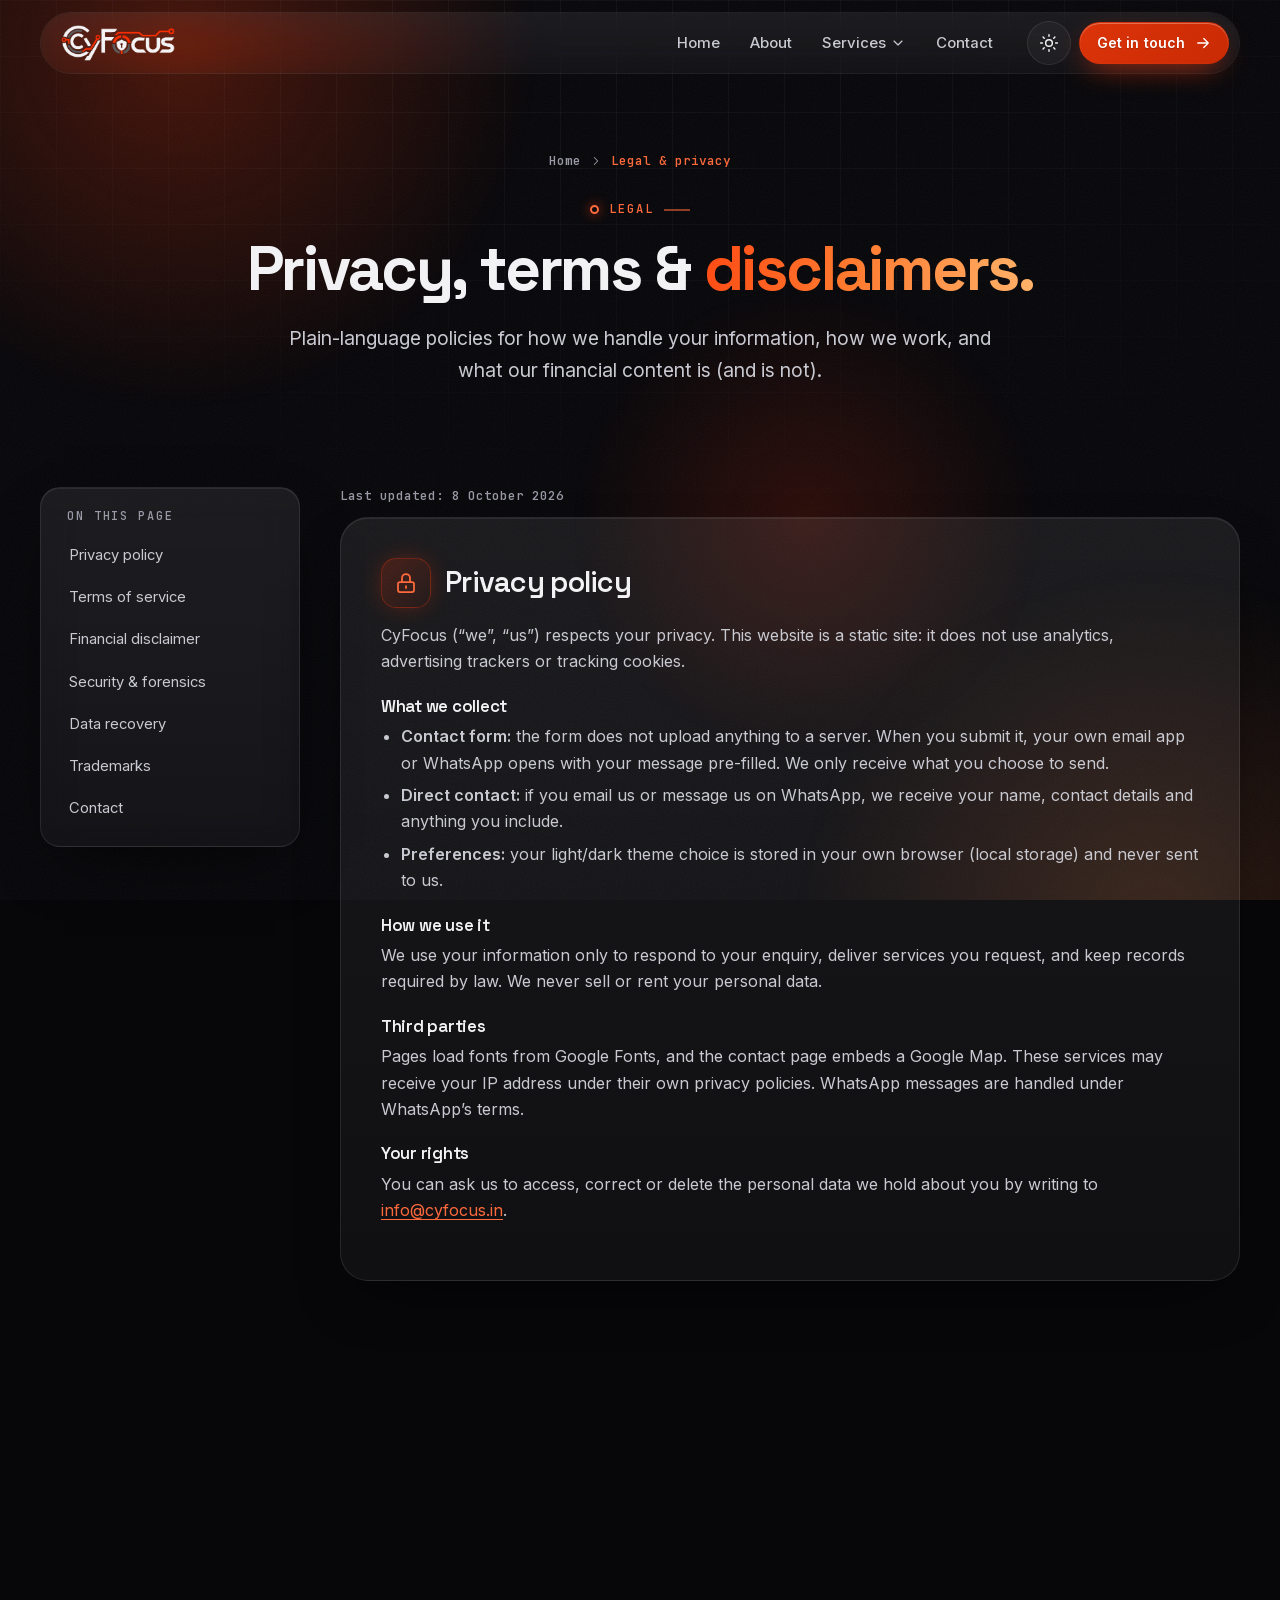
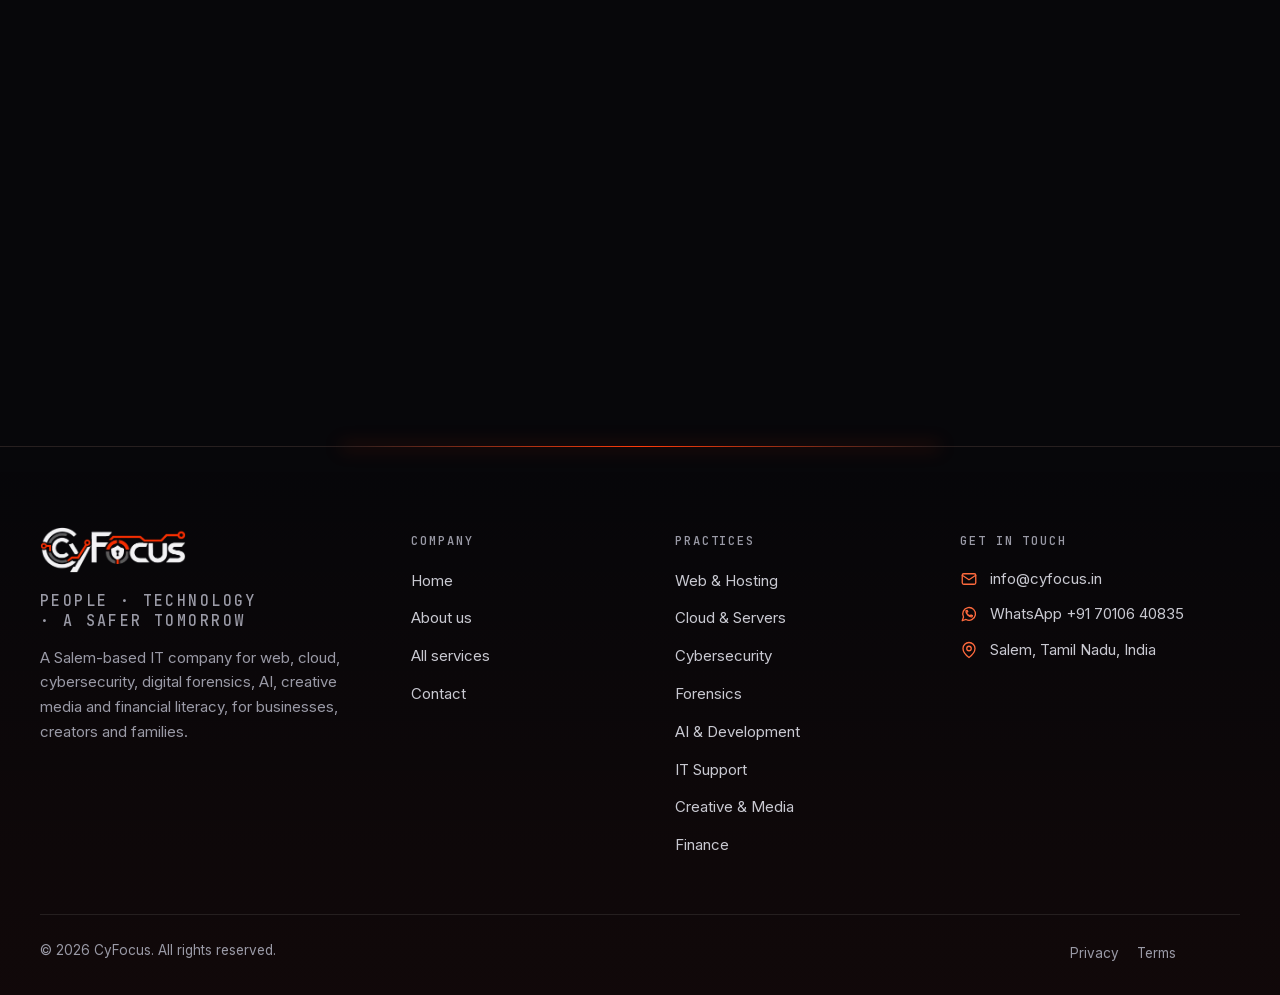
<file: legal.html>
<!doctype html>
<html lang="en-IN" data-theme="dark" class="no-js">
<head>
<meta charset="utf-8">
<meta http-equiv="Content-Security-Policy" content="default-src 'none'; script-src 'self'; style-src 'self'; font-src 'self'; img-src 'self' data:; manifest-src 'self'; connect-src 'self'; frame-src https://maps.google.com https://www.google.com; form-action 'self' mailto:; base-uri 'none'; object-src 'none'; upgrade-insecure-requests; require-trusted-types-for 'script'; trusted-types 'none'">
<meta name="referrer" content="strict-origin-when-cross-origin">
<meta name="robots" content="index, follow, noarchive, max-image-preview:large, max-snippet:-1">
<meta name="viewport" content="width=device-width, initial-scale=1, viewport-fit=cover">
<meta name="format-detection" content="telephone=no">
<title>Legal, Privacy &amp; Disclaimer | CyFocus</title>
<meta name="description" content="CyFocus privacy policy, terms of service and financial disclaimer. CyFocus is not SEBI-registered; financial content is educational only.">
<link rel="canonical" href="https://cyfocus.in/legal.html">
<meta name="theme-color" content="#07070A">
<meta name="author" content="CyFocus">
<meta property="og:type" content="website">
<meta property="og:site_name" content="CyFocus">
<meta property="og:locale" content="en_IN">
<meta property="og:title" content="Legal, Privacy &amp; Disclaimer | CyFocus">
<meta property="og:description" content="CyFocus privacy policy, terms of service and financial disclaimer. CyFocus is not SEBI-registered; financial content is educational only.">
<meta property="og:url" content="https://cyfocus.in/legal.html">
<meta property="og:image" content="https://cyfocus.in/assets/img/brand/og-image.jpg">
<meta property="og:image:width" content="1200">
<meta property="og:image:height" content="630">
<meta property="og:image:alt" content="CyFocus logo on a dark glass background">
<meta name="twitter:card" content="summary_large_image">
<meta name="twitter:title" content="Legal, Privacy &amp; Disclaimer | CyFocus">
<meta name="twitter:description" content="CyFocus privacy policy, terms of service and financial disclaimer. CyFocus is not SEBI-registered; financial content is educational only.">
<meta name="twitter:image" content="https://cyfocus.in/assets/img/brand/og-image.jpg">
<link rel="icon" href="favicon.ico" sizes="any">
<link rel="icon" type="image/png" sizes="32x32" href="assets/img/brand/favicon-32.png">
<link rel="apple-touch-icon" href="assets/img/brand/apple-touch-icon.png">
<link rel="manifest" href="site.webmanifest">
<script src="assets/js/boot.js?v=2026101606"></script>
<link rel="preload" href="assets/fonts/inter-latin.woff2" as="font" type="font/woff2" crossorigin>
<link rel="preload" href="assets/fonts/space-grotesk-latin.woff2" as="font" type="font/woff2" crossorigin>
<link rel="stylesheet" href="assets/css/style.css?v=2026101606">
<script type="application/ld+json">{"@context":"https://schema.org","@graph":[{"@type":"WebPage","@id":"https://cyfocus.in/legal.html#webpage","url":"https://cyfocus.in/legal.html","name":"Legal, Privacy & Disclaimer | CyFocus","description":"CyFocus privacy policy, terms of service and financial disclaimer. CyFocus is not SEBI-registered; financial content is educational only.","inLanguage":"en-IN","isPartOf":{"@id":"https://cyfocus.in/#website"},"publisher":{"@id":"https://cyfocus.in/#organization"},"breadcrumb":{"@id":"https://cyfocus.in/legal.html#breadcrumb"}},{"@type":"BreadcrumbList","@id":"https://cyfocus.in/legal.html#breadcrumb","itemListElement":[{"@type":"ListItem","position":1,"name":"Home","item":"https://cyfocus.in/"},{"@type":"ListItem","position":2,"name":"Legal & privacy","item":"https://cyfocus.in/legal.html"}]}]}</script>
</head>
<body data-page="legal">
<script src="assets/js/icons.js?v=2026101606" defer></script>
<a class="skip-link" href="#main">Skip to content</a>
<div class="bg-scene" aria-hidden="true"><span class="orb orb-1"></span><span class="orb orb-2"></span><span class="orb orb-3"></span><span class="bg-grid"></span><span class="bg-noise"></span></div>
<div class="preloader" aria-hidden="true"><div class="preloader-inner"><svg class="emblem-svg" viewBox="0 0 100 100" aria-hidden="true" focusable="false"><g><path class="em-arc em-o" pathLength="1" d="M12.09 47.35A38 38 0 0 1 46.69 12.14"/><path class="em-arc em-o" pathLength="1" d="M53.31 12.14A38 38 0 0 1 87.91 47.35"/><path class="em-arc em-g" pathLength="1" d="M87.91 52.65A38 38 0 0 1 53.97 87.79"/><path class="em-arc em-g" pathLength="1" d="M46.03 87.79A38 38 0 0 1 12.09 52.65"/></g><rect class="em-bar" x="46.6" y="72" width="6.8" height="25" rx="1"/><path class="em-shield" d="M50 24C57 29.5 64 31 70 31V52C70 65 60 73 50 78C40 73 30 65 30 52V31C36 31 43 29.5 50 24Z"/><circle class="em-key" cx="50" cy="47" r="5.2"/><path class="em-key" d="M47.6 50h4.8l1.6 13h-8z"/></svg><div class="preloader-bar"><span></span></div></div></div>
<div class="page-veil" aria-hidden="true"></div>
<div class="scroll-progress" aria-hidden="true"></div>
<header class="site-header">
  <div class="bar">
    <a class="brand" href="/" aria-label="CyFocus home"><img class="logo logo--dark" src="assets/img/brand/logo-dark.webp" width="320" height="101" alt="CyFocus"><img class="logo logo--light" src="assets/img/brand/logo-light.webp" width="320" height="101" alt="CyFocus"></a>
    <nav class="nav" aria-label="Primary">
      <a href="/">Home</a>
      <a href="about.html">About</a>
      <div class="has-mega">
        <button class="nav-btn" type="button" aria-expanded="false" aria-controls="mega-services">Services <svg class="ico" aria-hidden="true"><use href="#i-chevron-down"/></svg></button>
        <div class="mega glass" id="mega-services">
          <div class="mega-grid"><a href="web-hosting.html"><span class="mi"><svg class="ico" aria-hidden="true"><use href="#i-code"/></svg></span><span><strong>Web &amp; Hosting</strong><small>Websites, WordPress, domains, DNS, SSL and business email.</small></span></a><a href="cloud.html"><span class="mi"><svg class="ico" aria-hidden="true"><use href="#i-cloud"/></svg></span><span><strong>Cloud &amp; Servers</strong><small>AWS, Azure, GCP, VPS, backups, monitoring and hypervisors.</small></span></a><a href="security.html"><span class="mi"><svg class="ico" aria-hidden="true"><use href="#i-shield"/></svg></span><span><strong>Cybersecurity</strong><small>Ethical hacking, Wazuh SIEM &amp; XDR, OSINT and network security.</small></span></a><a href="forensics.html"><span class="mi"><svg class="ico" aria-hidden="true"><use href="#i-fingerprint"/></svg></span><span><strong>Forensics</strong><small>Computer, mobile and cloud forensics, plus data recovery.</small></span></a><a href="ai-dev.html"><span class="mi"><svg class="ico" aria-hidden="true"><use href="#i-sparkles"/></svg></span><span><strong>AI &amp; Development</strong><small>Local and cloud AI hosting, ML, Python and vibe coding.</small></span></a><a href="it-support.html"><span class="mi"><svg class="ico" aria-hidden="true"><use href="#i-monitor"/></svg></span><span><strong>IT Support</strong><small>Windows, Linux, macOS, home NAS, networking and Tally.</small></span></a><a href="creative.html"><span class="mi"><svg class="ico" aria-hidden="true"><use href="#i-palette"/></svg></span><span><strong>Creative &amp; Media</strong><small>Book publishing, YouTube, photo and video editing, design.</small></span></a><a href="finance.html"><span class="mi"><svg class="ico" aria-hidden="true"><use href="#i-trending-up"/></svg></span><span><strong>Finance</strong><small>Investing, insurance, debt and emergency-fund education.</small></span></a></div>
          <div class="mega-foot"><span>Not sure where to start? <a class="link-arrow" href="contact.html">Talk to us</a></span><a class="link-arrow" href="services.html">All 75+ services <svg class="ico" aria-hidden="true"><use href="#i-arrow-right"/></svg></a></div>
        </div>
      </div>
      <a href="contact.html">Contact</a>
    </nav>
    <div class="nav-actions">
      <button class="icon-btn theme-toggle" type="button" data-theme-toggle aria-label="Switch to light theme"><svg class="ico i-sun" aria-hidden="true"><use href="#i-sun"/></svg><svg class="ico i-moon" aria-hidden="true"><use href="#i-moon"/></svg></button>
      <a class="btn btn-primary btn-sm" href="contact.html">Get in touch <svg class="ico ico-move" aria-hidden="true"><use href="#i-arrow-right"/></svg></a>
      <button class="icon-btn menu-toggle" type="button" aria-expanded="false" aria-controls="drawer" aria-label="Open menu"><svg class="ico" aria-hidden="true"><use href="#i-menu"/></svg></button>
    </div>
  </div>
</header>
<div class="drawer" id="drawer" role="dialog" aria-modal="true" aria-label="Site menu">
  <div class="drawer-head">
    <a class="brand" href="/" aria-label="CyFocus home"><img class="logo logo--dark" src="assets/img/brand/logo-dark.webp" width="320" height="101" alt="CyFocus"><img class="logo logo--light" src="assets/img/brand/logo-light.webp" width="320" height="101" alt="CyFocus"></a>
    <div class="u-flex8">
      <button class="icon-btn theme-toggle" type="button" data-theme-toggle aria-label="Switch to light theme"><svg class="ico i-sun" aria-hidden="true"><use href="#i-sun"/></svg><svg class="ico i-moon" aria-hidden="true"><use href="#i-moon"/></svg></button>
      <button class="icon-btn" type="button" data-drawer-close aria-label="Close menu"><svg class="ico" aria-hidden="true"><use href="#i-x"/></svg></button>
    </div>
  </div>
  <nav class="drawer-nav" aria-label="Mobile">
    <a href="/">Home <svg class="ico" aria-hidden="true"><use href="#i-arrow-up-right"/></svg></a>
    <a href="about.html">About <svg class="ico" aria-hidden="true"><use href="#i-arrow-up-right"/></svg></a>
    <button class="d-btn" type="button" aria-expanded="false" aria-controls="d-services">Services <svg class="ico" aria-hidden="true"><use href="#i-chevron-down"/></svg></button>
    <div class="d-sub" id="d-services"><div>
      <a href="services.html"><span class="mi"><svg class="ico" aria-hidden="true"><use href="#i-grid"/></svg></span>All services</a>
      <a href="web-hosting.html"><span class="mi"><svg class="ico" aria-hidden="true"><use href="#i-code"/></svg></span>Web &amp; Hosting</a><a href="cloud.html"><span class="mi"><svg class="ico" aria-hidden="true"><use href="#i-cloud"/></svg></span>Cloud &amp; Servers</a><a href="security.html"><span class="mi"><svg class="ico" aria-hidden="true"><use href="#i-shield"/></svg></span>Cybersecurity</a><a href="forensics.html"><span class="mi"><svg class="ico" aria-hidden="true"><use href="#i-fingerprint"/></svg></span>Forensics</a><a href="ai-dev.html"><span class="mi"><svg class="ico" aria-hidden="true"><use href="#i-sparkles"/></svg></span>AI &amp; Development</a><a href="it-support.html"><span class="mi"><svg class="ico" aria-hidden="true"><use href="#i-monitor"/></svg></span>IT Support</a><a href="creative.html"><span class="mi"><svg class="ico" aria-hidden="true"><use href="#i-palette"/></svg></span>Creative &amp; Media</a><a href="finance.html"><span class="mi"><svg class="ico" aria-hidden="true"><use href="#i-trending-up"/></svg></span>Finance</a>
    </div></div>
    <a href="contact.html">Contact <svg class="ico" aria-hidden="true"><use href="#i-arrow-up-right"/></svg></a>
  </nav>
  <div class="drawer-foot">
    <a class="btn btn-primary btn-block" href="contact.html">Get in touch <svg class="ico ico-move" aria-hidden="true"><use href="#i-arrow-right"/></svg></a>
    <div class="contact-mini"><a href="mailto:info@cyfocus.in">info@cyfocus.in</a><a href="https://wa.me/917010640835" target="_blank" rel="noopener">WhatsApp +91 70106 40835</a></div>
  </div>
</div>
<main id="main">
<section class="page-hero simple">
  <div class="container">
    <div data-reveal><nav class="breadcrumb" aria-label="Breadcrumb"><a href="/">Home</a><svg class="ico" aria-hidden="true"><use href="#i-chevron-right"/></svg><span aria-current="page">Legal &amp; privacy</span></nav></div>
    <span class="eyebrow u-i1" data-reveal>Legal</span>
    <h1 class="u-i2" data-reveal>Privacy, terms &amp; <span class="grad-text">disclaimers.</span></h1>
    <p class="lead u-i3" data-reveal>Plain-language policies for how we handle your information, how we work, and what our financial content is (and is not).</p>
  </div>
</section>
<div class="section u-pt0">
  <div class="container legal-layout">
    <nav class="toc glass" aria-label="On this page">
      <p>On this page</p>
      <a href="#privacy">Privacy policy</a>
      <a href="#terms">Terms of service</a>
      <a href="#financial">Financial disclaimer</a>
      <a href="#engagements">Security &amp; forensics</a>
      <a href="#recovery">Data recovery</a>
      <a href="#trademarks">Trademarks</a>
      <a href="#contact-legal">Contact</a>
    </nav>
    <div class="prose">
      <p class="updated" data-reveal>Last updated: 8 October 2026</p>
      <section class="glass-lite" id="privacy" data-reveal><h2><span class="card-icon"><svg class="ico" aria-hidden="true"><use href="#i-lock"/></svg></span>Privacy policy</h2>
        <p>CyFocus (“we”, “us”) respects your privacy. This website is a static site: it does not use analytics, advertising trackers or tracking cookies.</p>
        <h3>What we collect</h3>
        <ul>
          <li><strong>Contact form:</strong> the form does not upload anything to a server. When you submit it, your own email app or WhatsApp opens with your message pre-filled. We only receive what you choose to send.</li>
          <li><strong>Direct contact:</strong> if you email us or message us on WhatsApp, we receive your name, contact details and anything you include.</li>
          <li><strong>Preferences:</strong> your light/dark theme choice is stored in your own browser (local storage) and never sent to us.</li>
        </ul>
        <h3>How we use it</h3>
        <p>We use your information only to respond to your enquiry, deliver services you request, and keep records required by law. We never sell or rent your personal data.</p>
        <h3>Third parties</h3>
        <p>Pages load fonts from Google Fonts, and the contact page embeds a Google Map. These services may receive your IP address under their own privacy policies. WhatsApp messages are handled under WhatsApp’s terms.</p>
        <h3>Your rights</h3>
        <p>You can ask us to access, correct or delete the personal data we hold about you by writing to <a href="mailto:info@cyfocus.in">info@cyfocus.in</a>.</p></section>
      <section class="glass-lite" id="terms" data-reveal><h2><span class="card-icon"><svg class="ico" aria-hidden="true"><use href="#i-file-text"/></svg></span>Terms of service</h2>
        <ul>
          <li>Content on this website is for general information. Specific services are governed by the written proposal or agreement for each engagement.</li>
          <li>Quotes are valid for the period stated on them. Third-party costs such as domains, hosting, cloud usage and licences are billed as agreed in advance.</li>
          <li>You remain responsible for the accuracy of information and access you provide, and for maintaining any licences for software you ask us to manage.</li>
          <li>To the extent permitted by law, CyFocus is not liable for indirect or consequential losses arising from the use of this website.</li>
          <li>These terms are governed by the laws of India. Courts in Salem, Tamil Nadu have jurisdiction.</li>
        </ul></section>
      <section class="glass-lite" id="financial" data-reveal><h2><span class="card-icon"><svg class="ico" aria-hidden="true"><use href="#i-alert"/></svg></span>Financial disclaimer</h2>
        <div class="notice u-mb18"><svg class="ico" aria-hidden="true"><use href="#i-alert"/></svg><p><strong>CyFocus is not registered with the Securities and Exchange Board of India (SEBI)</strong> as an Investment Adviser, Research Analyst or in any other capacity.</p></div>
        <ul>
          <li>All financial content, sessions and calculators covering the stock market, stocks, mutual funds, ETFs, US and global investing, insurance, debt, emergency funds and demat accounts are <strong>for educational and awareness purposes only</strong>.</li>
          <li>Nothing we provide is investment, tax, legal or insurance advice, or a recommendation to buy, sell or hold any security or financial product.</li>
          <li>Calculator results are illustrations based on simple assumptions. They are not guarantees or forecasts.</li>
          <li>Investments in securities markets are subject to market risks. Past performance does not indicate future returns. Read all scheme and offer documents carefully.</li>
          <li>Please consult a SEBI-registered Investment Adviser, or another appropriately licensed professional, before making financial decisions.</li>
        </ul></section>
      <section class="glass-lite" id="engagements" data-reveal><h2><span class="card-icon"><svg class="ico" aria-hidden="true"><use href="#i-shield"/></svg></span>Ethical hacking, OSINT &amp; forensics</h2>
        <ul>
          <li>We perform penetration testing, ethical hacking and vulnerability assessments <strong>only with prior written authorisation</strong> from the system owner, under an agreed scope and rules of engagement.</li>
          <li>Digital forensic examinations, mobile extractions and data acquisition are carried out only for device owners, authorised organisations or their legal representatives, and in compliance with applicable law.</li>
          <li>OSINT and dark-web analysis are used for defensive purposes, such as identifying exposure of your own data, brand or credentials.</li>
          <li>We may decline any engagement that appears unlawful, unethical or lacks proper authorisation.</li>
        </ul></section>
      <section class="glass-lite" id="recovery" data-reveal><h2><span class="card-icon"><svg class="ico" aria-hidden="true"><use href="#i-recover"/></svg></span>Data recovery</h2>
        <p>Data recovery outcomes depend on the condition of the media and how it has been used since the data loss. We always assess first and share a quote before starting. <strong>Recovery is never guaranteed.</strong> Please stop using an affected device immediately to improve your chances.</p></section>
      <section class="glass-lite" id="trademarks" data-reveal><h2><span class="card-icon"><svg class="ico" aria-hidden="true"><use href="#i-award"/></svg></span>Trademarks</h2>
        <p>AWS, Microsoft Azure, Microsoft 365, Google Cloud, DigitalOcean, Hostinger, Cloudflare, WordPress, cPanel, CloudPanel, Ubuntu, Wazuh, GitHub, Tally and other names mentioned on this site are trademarks of their respective owners. Mentioning them indicates the platforms we work with, not an endorsement or partnership.</p></section>
      <section class="glass-lite" id="contact-legal" data-reveal><h2><span class="card-icon"><svg class="ico" aria-hidden="true"><use href="#i-mail"/></svg></span>Contact</h2>
        <p>Questions about these policies? Contact us at <a href="mailto:info@cyfocus.in">info@cyfocus.in</a> or WhatsApp <a href="https://wa.me/917010640835" target="_blank" rel="noopener">+91 70106 40835</a>.<br>CyFocus · Salem, Tamil Nadu, India.</p></section>
    </div>
  </div>
</div>
</main>
<footer class="site-footer">
  <div class="container">
    <div class="footer-grid">
      <div class="footer-brand">
        <a href="/" aria-label="CyFocus home"><img class="logo logo--dark" src="assets/img/brand/logo-dark.webp" width="320" height="101" alt="CyFocus" loading="lazy"><img class="logo logo--light" src="assets/img/brand/logo-light.webp" width="320" height="101" alt="CyFocus" loading="lazy"></a>
        <p class="footer-tag">People · Technology · A Safer Tomorrow</p>
        <p>A Salem-based IT company for web, cloud, cybersecurity, digital forensics, AI, creative media and financial literacy, for businesses, creators and families.</p>
      </div>
      <div class="footer-col">
        <h2>Company</h2>
        <ul>
          <li><a href="/">Home</a></li>
          <li><a href="about.html">About us</a></li>
          <li><a href="services.html">All services</a></li>
          <li><a href="contact.html">Contact</a></li>
        </ul>
      </div>
      <div class="footer-col">
        <h2>Practices</h2>
        <ul><li><a href="web-hosting.html">Web &amp; Hosting</a></li><li><a href="cloud.html">Cloud &amp; Servers</a></li><li><a href="security.html">Cybersecurity</a></li><li><a href="forensics.html">Forensics</a></li><li><a href="ai-dev.html">AI &amp; Development</a></li><li><a href="it-support.html">IT Support</a></li><li><a href="creative.html">Creative &amp; Media</a></li><li><a href="finance.html">Finance</a></li></ul>
      </div>
      <div class="footer-col">
        <h2>Get in touch</h2>
        <ul class="contact-list">
          <li><svg class="ico" aria-hidden="true"><use href="#i-mail"/></svg><a href="mailto:info@cyfocus.in">info@cyfocus.in</a></li>
          <li><svg class="ico" aria-hidden="true"><use href="#i-chat"/></svg><a href="https://wa.me/917010640835" target="_blank" rel="noopener">WhatsApp +91 70106 40835</a></li>
          <li><svg class="ico" aria-hidden="true"><use href="#i-map-pin"/></svg><span>Salem, Tamil Nadu, India</span></li>
        </ul>
      </div>
    </div>
    <div class="footer-bottom">
      <span>© <span data-year>2026</span> CyFocus. All rights reserved.</span>
      <nav aria-label="Legal"><a href="legal.html#privacy">Privacy</a><a href="legal.html#terms">Terms</a></nav>
    </div>
  </div>
</footer>
<button class="to-top" type="button" aria-label="Back to top"><svg class="ico" aria-hidden="true"><use href="#i-arrow-up"/></svg></button>
<div class="toast-region" aria-live="polite" aria-atomic="false"></div>
<script src="assets/js/main.js?v=2026101606" defer></script>

</body>
</html>
</file>
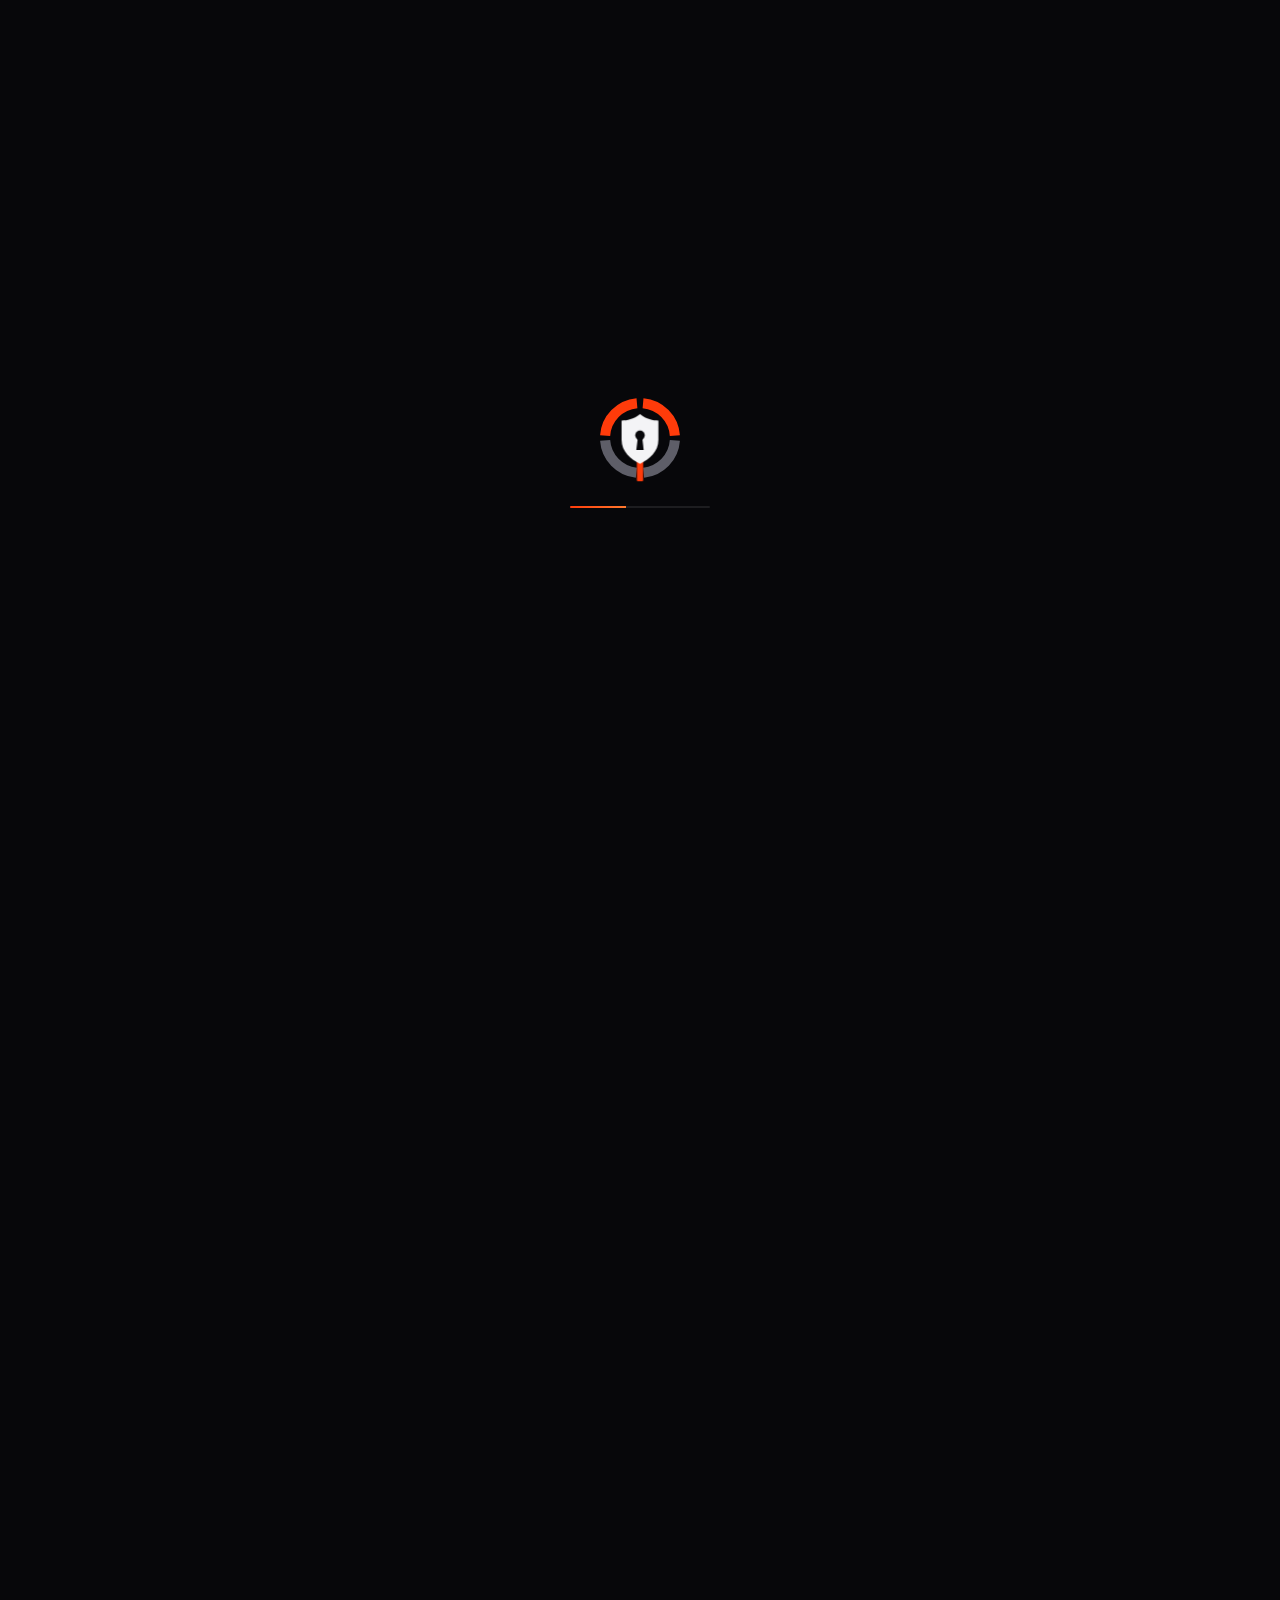
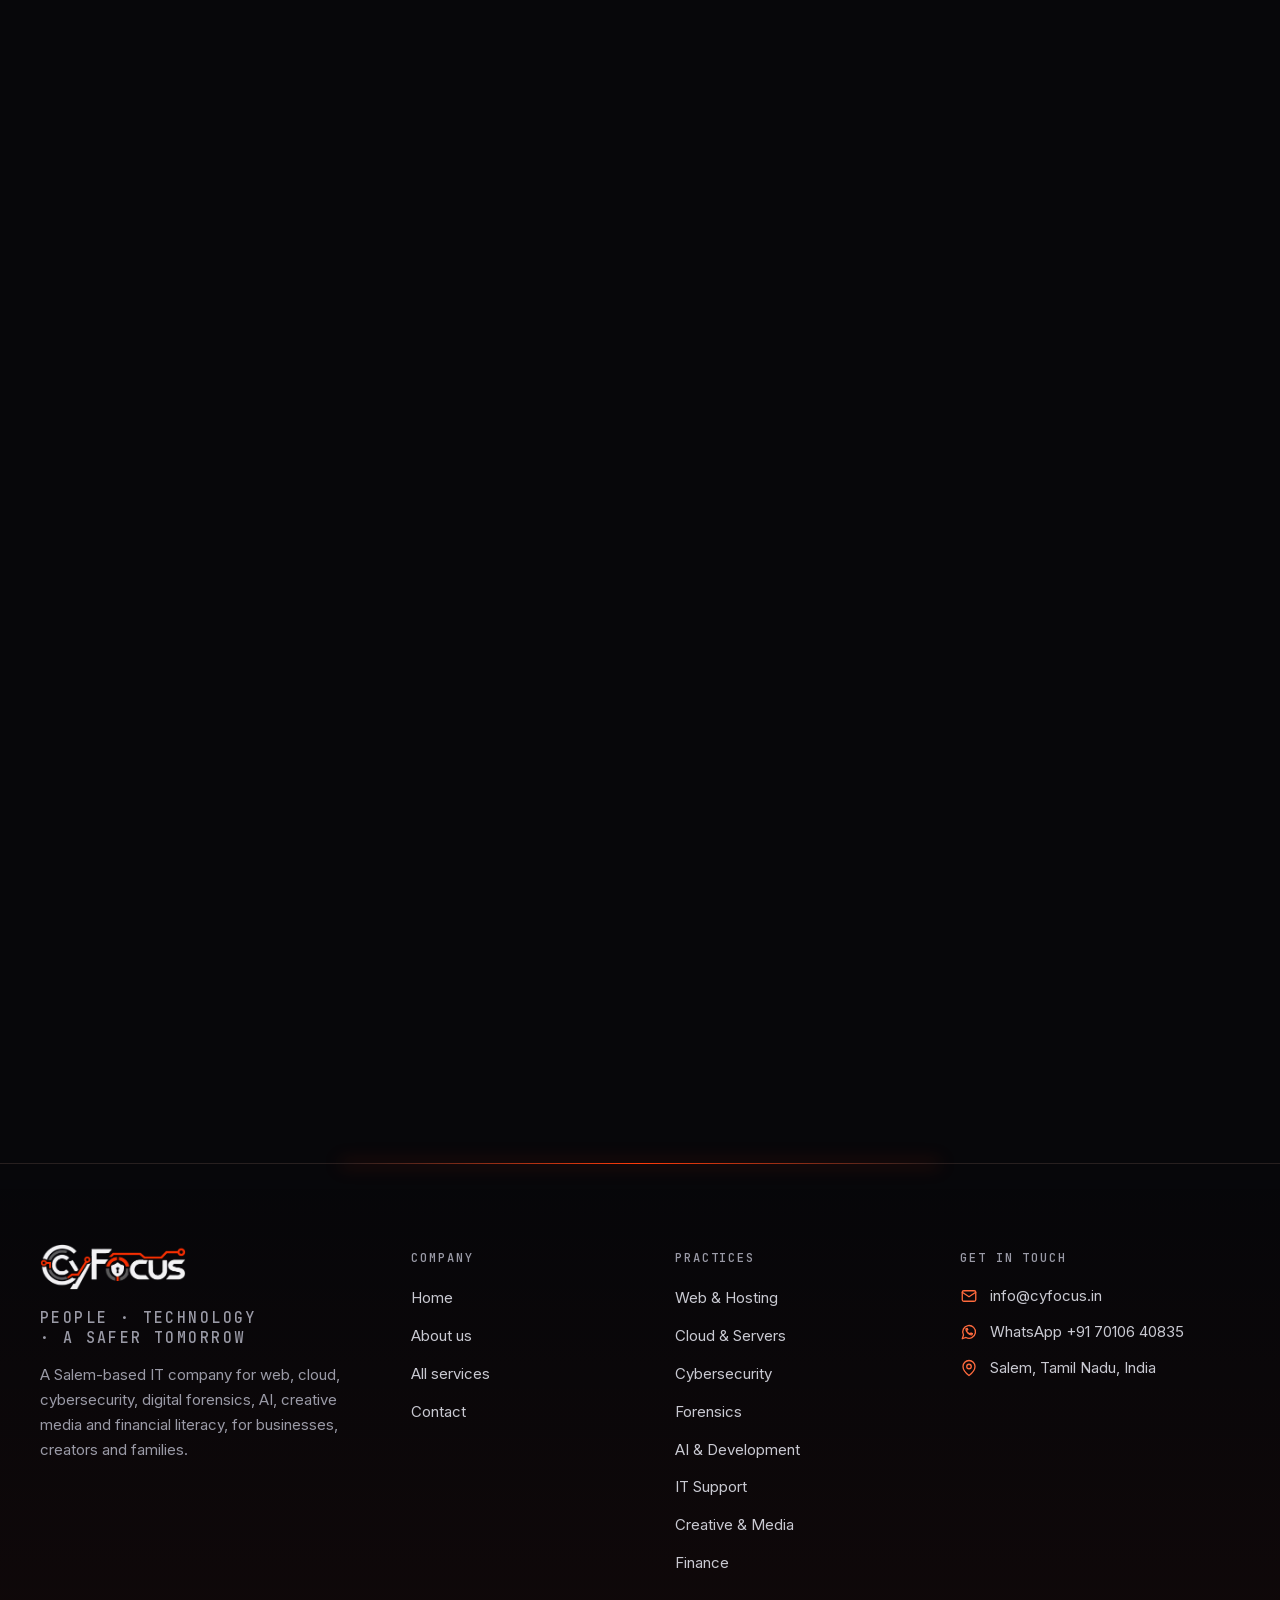
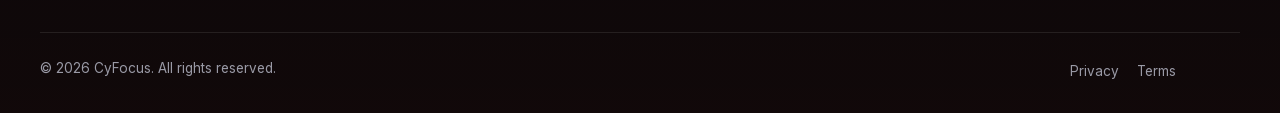
<file: security.html>
<!doctype html>
<html lang="en-IN" data-theme="dark" class="no-js">
<head>
<meta charset="utf-8">
<meta http-equiv="Content-Security-Policy" content="default-src 'none'; script-src 'self'; style-src 'self'; font-src 'self'; img-src 'self' data:; manifest-src 'self'; connect-src 'self'; frame-src https://maps.google.com https://www.google.com; form-action 'self' mailto:; base-uri 'none'; object-src 'none'; upgrade-insecure-requests; require-trusted-types-for 'script'; trusted-types 'none'">
<meta name="referrer" content="strict-origin-when-cross-origin">
<meta name="robots" content="index, follow, noarchive, max-image-preview:large, max-snippet:-1">
<meta name="viewport" content="width=device-width, initial-scale=1, viewport-fit=cover">
<meta name="format-detection" content="telephone=no">
<title>Cybersecurity Services in Salem | CyFocus</title>
<meta name="description" content="Find weaknesses before attackers do, then watch everything continuously with SIEM, XDR and log analysis. CyFocus, Salem, Tamil Nadu.">
<link rel="canonical" href="https://cyfocus.in/security.html">
<meta name="theme-color" content="#07070A">
<meta name="author" content="CyFocus">
<meta property="og:type" content="website">
<meta property="og:site_name" content="CyFocus">
<meta property="og:locale" content="en_IN">
<meta property="og:title" content="Cybersecurity Services in Salem | CyFocus">
<meta property="og:description" content="Find weaknesses before attackers do, then watch everything continuously with SIEM, XDR and log analysis. CyFocus, Salem, Tamil Nadu.">
<meta property="og:url" content="https://cyfocus.in/security.html">
<meta property="og:image" content="https://cyfocus.in/assets/img/brand/og-image.jpg">
<meta property="og:image:width" content="1200">
<meta property="og:image:height" content="630">
<meta property="og:image:alt" content="CyFocus logo on a dark glass background">
<meta name="twitter:card" content="summary_large_image">
<meta name="twitter:title" content="Cybersecurity Services in Salem | CyFocus">
<meta name="twitter:description" content="Find weaknesses before attackers do, then watch everything continuously with SIEM, XDR and log analysis. CyFocus, Salem, Tamil Nadu.">
<meta name="twitter:image" content="https://cyfocus.in/assets/img/brand/og-image.jpg">
<link rel="icon" href="favicon.ico" sizes="any">
<link rel="icon" type="image/png" sizes="32x32" href="assets/img/brand/favicon-32.png">
<link rel="apple-touch-icon" href="assets/img/brand/apple-touch-icon.png">
<link rel="manifest" href="site.webmanifest">
<script src="assets/js/boot.js?v=2026101606"></script>
<link rel="preload" href="assets/fonts/inter-latin.woff2" as="font" type="font/woff2" crossorigin>
<link rel="preload" href="assets/fonts/space-grotesk-latin.woff2" as="font" type="font/woff2" crossorigin>
<link rel="stylesheet" href="assets/css/style.css?v=2026101606">
<script type="application/ld+json">{"@context":"https://schema.org","@graph":[{"@type":"WebPage","@id":"https://cyfocus.in/security.html#webpage","url":"https://cyfocus.in/security.html","name":"Cybersecurity Services in Salem | CyFocus","description":"Find weaknesses before attackers do, then watch everything continuously with SIEM, XDR and log analysis. CyFocus, Salem, Tamil Nadu.","inLanguage":"en-IN","isPartOf":{"@id":"https://cyfocus.in/#website"},"publisher":{"@id":"https://cyfocus.in/#organization"},"breadcrumb":{"@id":"https://cyfocus.in/security.html#breadcrumb"}},{"@type":"BreadcrumbList","@id":"https://cyfocus.in/security.html#breadcrumb","itemListElement":[{"@type":"ListItem","position":1,"name":"Home","item":"https://cyfocus.in/"},{"@type":"ListItem","position":2,"name":"Cybersecurity","item":"https://cyfocus.in/security.html"}]},{"@type":"Service","@id":"https://cyfocus.in/security.html#service","name":"Cybersecurity","serviceType":"Cybersecurity","description":"Security assessments and continuous monitoring with SIEM, XDR and log analysis.","url":"https://cyfocus.in/security.html","provider":{"@id":"https://cyfocus.in/#organization"},"areaServed":{"@type":"Country","name":"India"}}]}</script>
</head>
<body data-page="security">
<script src="assets/js/icons.js?v=2026101606" defer></script>
<a class="skip-link" href="#main">Skip to content</a>
<div class="bg-scene" aria-hidden="true"><span class="orb orb-1"></span><span class="orb orb-2"></span><span class="orb orb-3"></span><span class="bg-grid"></span><span class="bg-noise"></span></div>
<div class="preloader" aria-hidden="true"><div class="preloader-inner"><svg class="emblem-svg" viewBox="0 0 100 100" aria-hidden="true" focusable="false"><g><path class="em-arc em-o" pathLength="1" d="M12.09 47.35A38 38 0 0 1 46.69 12.14"/><path class="em-arc em-o" pathLength="1" d="M53.31 12.14A38 38 0 0 1 87.91 47.35"/><path class="em-arc em-g" pathLength="1" d="M87.91 52.65A38 38 0 0 1 53.97 87.79"/><path class="em-arc em-g" pathLength="1" d="M46.03 87.79A38 38 0 0 1 12.09 52.65"/></g><rect class="em-bar" x="46.6" y="72" width="6.8" height="25" rx="1"/><path class="em-shield" d="M50 24C57 29.5 64 31 70 31V52C70 65 60 73 50 78C40 73 30 65 30 52V31C36 31 43 29.5 50 24Z"/><circle class="em-key" cx="50" cy="47" r="5.2"/><path class="em-key" d="M47.6 50h4.8l1.6 13h-8z"/></svg><div class="preloader-bar"><span></span></div></div></div>
<div class="page-veil" aria-hidden="true"></div>
<div class="scroll-progress" aria-hidden="true"></div>
<header class="site-header">
  <div class="bar">
    <a class="brand" href="/" aria-label="CyFocus home"><img class="logo logo--dark" src="assets/img/brand/logo-dark.webp" width="320" height="101" alt="CyFocus"><img class="logo logo--light" src="assets/img/brand/logo-light.webp" width="320" height="101" alt="CyFocus"></a>
    <nav class="nav" aria-label="Primary">
      <a href="/">Home</a>
      <a href="about.html">About</a>
      <div class="has-mega">
        <button class="nav-btn is-current" type="button" aria-expanded="false" aria-controls="mega-services">Services <svg class="ico" aria-hidden="true"><use href="#i-chevron-down"/></svg></button>
        <div class="mega glass" id="mega-services">
          <div class="mega-grid"><a href="web-hosting.html"><span class="mi"><svg class="ico" aria-hidden="true"><use href="#i-code"/></svg></span><span><strong>Web &amp; Hosting</strong><small>Websites, WordPress, domains, DNS, SSL and business email.</small></span></a><a href="cloud.html"><span class="mi"><svg class="ico" aria-hidden="true"><use href="#i-cloud"/></svg></span><span><strong>Cloud &amp; Servers</strong><small>AWS, Azure, GCP, VPS, backups, monitoring and hypervisors.</small></span></a><a href="security.html" aria-current="page"><span class="mi"><svg class="ico" aria-hidden="true"><use href="#i-shield"/></svg></span><span><strong>Cybersecurity</strong><small>Ethical hacking, Wazuh SIEM &amp; XDR, OSINT and network security.</small></span></a><a href="forensics.html"><span class="mi"><svg class="ico" aria-hidden="true"><use href="#i-fingerprint"/></svg></span><span><strong>Forensics</strong><small>Computer, mobile and cloud forensics, plus data recovery.</small></span></a><a href="ai-dev.html"><span class="mi"><svg class="ico" aria-hidden="true"><use href="#i-sparkles"/></svg></span><span><strong>AI &amp; Development</strong><small>Local and cloud AI hosting, ML, Python and vibe coding.</small></span></a><a href="it-support.html"><span class="mi"><svg class="ico" aria-hidden="true"><use href="#i-monitor"/></svg></span><span><strong>IT Support</strong><small>Windows, Linux, macOS, home NAS, networking and Tally.</small></span></a><a href="creative.html"><span class="mi"><svg class="ico" aria-hidden="true"><use href="#i-palette"/></svg></span><span><strong>Creative &amp; Media</strong><small>Book publishing, YouTube, photo and video editing, design.</small></span></a><a href="finance.html"><span class="mi"><svg class="ico" aria-hidden="true"><use href="#i-trending-up"/></svg></span><span><strong>Finance</strong><small>Investing, insurance, debt and emergency-fund education.</small></span></a></div>
          <div class="mega-foot"><span>Not sure where to start? <a class="link-arrow" href="contact.html">Talk to us</a></span><a class="link-arrow" href="services.html">All 75+ services <svg class="ico" aria-hidden="true"><use href="#i-arrow-right"/></svg></a></div>
        </div>
      </div>
      <a href="contact.html">Contact</a>
    </nav>
    <div class="nav-actions">
      <button class="icon-btn theme-toggle" type="button" data-theme-toggle aria-label="Switch to light theme"><svg class="ico i-sun" aria-hidden="true"><use href="#i-sun"/></svg><svg class="ico i-moon" aria-hidden="true"><use href="#i-moon"/></svg></button>
      <a class="btn btn-primary btn-sm" href="contact.html">Get in touch <svg class="ico ico-move" aria-hidden="true"><use href="#i-arrow-right"/></svg></a>
      <button class="icon-btn menu-toggle" type="button" aria-expanded="false" aria-controls="drawer" aria-label="Open menu"><svg class="ico" aria-hidden="true"><use href="#i-menu"/></svg></button>
    </div>
  </div>
</header>
<div class="drawer" id="drawer" role="dialog" aria-modal="true" aria-label="Site menu">
  <div class="drawer-head">
    <a class="brand" href="/" aria-label="CyFocus home"><img class="logo logo--dark" src="assets/img/brand/logo-dark.webp" width="320" height="101" alt="CyFocus"><img class="logo logo--light" src="assets/img/brand/logo-light.webp" width="320" height="101" alt="CyFocus"></a>
    <div class="u-flex8">
      <button class="icon-btn theme-toggle" type="button" data-theme-toggle aria-label="Switch to light theme"><svg class="ico i-sun" aria-hidden="true"><use href="#i-sun"/></svg><svg class="ico i-moon" aria-hidden="true"><use href="#i-moon"/></svg></button>
      <button class="icon-btn" type="button" data-drawer-close aria-label="Close menu"><svg class="ico" aria-hidden="true"><use href="#i-x"/></svg></button>
    </div>
  </div>
  <nav class="drawer-nav" aria-label="Mobile">
    <a href="/">Home <svg class="ico" aria-hidden="true"><use href="#i-arrow-up-right"/></svg></a>
    <a href="about.html">About <svg class="ico" aria-hidden="true"><use href="#i-arrow-up-right"/></svg></a>
    <button class="d-btn" type="button" aria-expanded="false" aria-controls="d-services">Services <svg class="ico" aria-hidden="true"><use href="#i-chevron-down"/></svg></button>
    <div class="d-sub" id="d-services"><div>
      <a href="services.html"><span class="mi"><svg class="ico" aria-hidden="true"><use href="#i-grid"/></svg></span>All services</a>
      <a href="web-hosting.html"><span class="mi"><svg class="ico" aria-hidden="true"><use href="#i-code"/></svg></span>Web &amp; Hosting</a><a href="cloud.html"><span class="mi"><svg class="ico" aria-hidden="true"><use href="#i-cloud"/></svg></span>Cloud &amp; Servers</a><a href="security.html"><span class="mi"><svg class="ico" aria-hidden="true"><use href="#i-shield"/></svg></span>Cybersecurity</a><a href="forensics.html"><span class="mi"><svg class="ico" aria-hidden="true"><use href="#i-fingerprint"/></svg></span>Forensics</a><a href="ai-dev.html"><span class="mi"><svg class="ico" aria-hidden="true"><use href="#i-sparkles"/></svg></span>AI &amp; Development</a><a href="it-support.html"><span class="mi"><svg class="ico" aria-hidden="true"><use href="#i-monitor"/></svg></span>IT Support</a><a href="creative.html"><span class="mi"><svg class="ico" aria-hidden="true"><use href="#i-palette"/></svg></span>Creative &amp; Media</a><a href="finance.html"><span class="mi"><svg class="ico" aria-hidden="true"><use href="#i-trending-up"/></svg></span>Finance</a>
    </div></div>
    <a href="contact.html">Contact <svg class="ico" aria-hidden="true"><use href="#i-arrow-up-right"/></svg></a>
  </nav>
  <div class="drawer-foot">
    <a class="btn btn-primary btn-block" href="contact.html">Get in touch <svg class="ico ico-move" aria-hidden="true"><use href="#i-arrow-right"/></svg></a>
    <div class="contact-mini"><a href="mailto:info@cyfocus.in">info@cyfocus.in</a><a href="https://wa.me/917010640835" target="_blank" rel="noopener">WhatsApp +91 70106 40835</a></div>
  </div>
</div>
<main id="main">
<section class="page-hero">
  <div class="container page-hero-grid">
    <div>
      <div data-reveal><nav class="breadcrumb" aria-label="Breadcrumb"><a href="/">Home</a><svg class="ico" aria-hidden="true"><use href="#i-chevron-right"/></svg><a href="services.html">Services</a><svg class="ico" aria-hidden="true"><use href="#i-chevron-right"/></svg><span aria-current="page">Cybersecurity</span></nav></div>
      <span class="eyebrow u-i1" data-reveal>Defend · Detect · Respond</span>
      <h1 class="u-i2" data-reveal>Security that spots threats <span class="grad-text">before they become incidents.</span></h1>
      <p class="lead u-i3" data-reveal>Authorised ethical hacking, network and server hardening, and Wazuh-powered SIEM &amp; XDR, so you know where you are exposed and what is happening right now.</p>
      <div class="hero-cta u-m0 u-i4" data-reveal>
        <a class="btn btn-primary" href="contact.html?service=security">Discuss your project <svg class="ico ico-move" aria-hidden="true"><use href="#i-arrow-right"/></svg></a>
        <a class="btn btn-ghost" href="#services"><svg class="ico" aria-hidden="true"><use href="#i-list"/></svg> See what's included</a>
      </div>
    </div>
    <div class="hero-media u-i2" data-reveal="zoom">
      <div class="media"><img src="assets/img/photos/cybersecurity-1200.webp" srcset="assets/img/photos/cybersecurity-800.webp 800w, assets/img/photos/cybersecurity-1200.webp 1200w" sizes="(max-width: 992px) 100vw, 600px" width="1200" height="800" alt="Screen filled with colourful lines of source code" fetchpriority="high" decoding="async"></div>
      <div class="float-chip glass chip-a"><span class="live"></span>SIEM · online</div>
      <div class="float-chip glass chip-c"><svg class="ico" aria-hidden="true"><use href="#i-shield"/></svg>Threats · triaged</div>
    </div>
  </div>
</section>

<section class="section" id="services">
  <div class="container">
    <div class="section-head split-head" data-reveal><div><span class="eyebrow">What we do</span><h2>Defence in depth, sized for real businesses.</h2><p>From a one-off assessment to continuous monitoring, every engagement ends with clear, prioritised actions.</p></div><a class="link-arrow" href="services.html#security">View in catalogue <svg class="ico" aria-hidden="true"><use href="#i-arrow-right"/></svg></a></div>
    <div class="grid grid-3" data-stagger>
      <article class="card glass spot" data-reveal data-tilt><span class="card-icon"><svg class="ico" aria-hidden="true"><use href="#i-shield"/></svg></span><h3>Cybersecurity Consulting</h3><p>Risk assessments, security roadmaps, policies and awareness training sized for small businesses and families.</p></article>
      <article class="card glass spot" data-reveal data-tilt><span class="card-icon"><svg class="ico" aria-hidden="true"><use href="#i-bug"/></svg></span><h3>Ethical Hacking &amp; Penetration Testing</h3><p>Authorised testing of websites, networks and cloud, with clear findings and remediation guidance.</p></article>
      <article class="card glass spot" data-reveal data-tilt><span class="card-icon"><svg class="ico" aria-hidden="true"><use href="#i-wifi"/></svg></span><h3>Network Security</h3><p>Firewall design, VLAN segmentation, VPNs, Wi-Fi hardening and secure remote access.</p></article>
      <article class="card glass spot" data-reveal data-tilt><span class="card-icon"><svg class="ico" aria-hidden="true"><use href="#i-server"/></svg></span><h3>Endpoint &amp; Server Hardening</h3><p>Hardened Linux and Windows systems with least-privilege access, patch policy and audit logging.</p></article>
      <article class="card glass spot" data-reveal data-tilt><span class="card-icon"><svg class="ico" aria-hidden="true"><use href="#i-radar"/></svg></span><h3>Wazuh Cloud SIEM &amp; XDR</h3><p>Central log collection, threat detection, file-integrity monitoring and automated response with Wazuh.</p></article>
      <article class="card glass spot" data-reveal data-tilt><span class="card-icon"><svg class="ico" aria-hidden="true"><use href="#i-file-text"/></svg></span><h3>Log Analysis</h3><p>Make sense of firewall, server, web and cloud logs to spot anomalies, intrusions and misconfigurations.</p></article>
      <article class="card glass spot" data-reveal data-tilt><span class="card-icon"><svg class="ico" aria-hidden="true"><use href="#i-search"/></svg></span><h3>OSINT Investigations</h3><p>Open-source intelligence on brand exposure, leaked data and digital footprint for people and companies.</p></article>
      <article class="card glass spot" data-reveal data-tilt><span class="card-icon"><svg class="ico" aria-hidden="true"><use href="#i-eye-off"/></svg></span><h3>Dark Web Data Analysis</h3><p>Analysis of breach dumps and dark-web mentions of your domains, emails and credentials.</p></article>
      <article class="card glass spot" data-reveal data-tilt><span class="card-icon"><svg class="ico" aria-hidden="true"><use href="#i-flask"/></svg></span><h3>Security Home Lab</h3><p>Home labs for learning and testing: attack and defence ranges, SIEM stacks and isolated networks.</p></article>
      <article class="card glass spot" data-reveal data-tilt><span class="card-icon"><svg class="ico" aria-hidden="true"><use href="#i-alert"/></svg></span><h3>Incident Response</h3><p>Containment, eradication and recovery support when something goes wrong, plus a lessons-learned report.</p></article>
    </div>
  </div>
</section>

<section class="section-tight">
  <div class="container">
    <div class="glass u-pad-lg" data-reveal>
      <span class="eyebrow">Platforms &amp; tools</span>
      <h2 class="u-title-md">Tools in our security kit</h2>
      <div class="chips"><span class="chip"><span class="dot"></span>Wazuh</span><span class="chip"><span class="dot"></span>Kali Linux</span><span class="chip"><span class="dot"></span>Nmap</span><span class="chip"><span class="dot"></span>Burp Suite</span><span class="chip"><span class="dot"></span>OWASP ZAP</span><span class="chip"><span class="dot"></span>Wireshark</span><span class="chip"><span class="dot"></span>Suricata</span><span class="chip"><span class="dot"></span>pfSense</span><span class="chip"><span class="dot"></span>OPNsense</span><span class="chip"><span class="dot"></span>WireGuard</span><span class="chip"><span class="dot"></span>Maltego</span><span class="chip"><span class="dot"></span>theHarvester</span><span class="chip"><span class="dot"></span>Shodan</span></div>
    </div>
  </div>
</section>
<section class="section">
  <div class="container">
    <div class="section-head center" data-reveal><span class="eyebrow">Process</span><h2>How we work with you.</h2></div>
    <ol class="steps" data-stagger><li class="step" data-reveal><div class="step-card glass"><span class="step-num" aria-hidden="true">01</span><span class="step-icon"><svg class="ico" aria-hidden="true"><use href="#i-compass"/></svg></span><h3>Discover</h3><p>We listen, audit what you already have and understand your goals.</p></div></li><li class="step" data-reveal><div class="step-card glass"><span class="step-num" aria-hidden="true">02</span><span class="step-icon"><svg class="ico" aria-hidden="true"><use href="#i-map"/></svg></span><h3>Plan</h3><p>A clear scope, timeline and quote, so there are no surprises.</p></div></li><li class="step" data-reveal><div class="step-card glass"><span class="step-num" aria-hidden="true">03</span><span class="step-icon"><svg class="ico" aria-hidden="true"><use href="#i-wrench"/></svg></span><h3>Build &amp; secure</h3><p>We implement, harden and document everything we touch.</p></div></li><li class="step" data-reveal><div class="step-card glass"><span class="step-num" aria-hidden="true">04</span><span class="step-icon"><svg class="ico" aria-hidden="true"><use href="#i-activity"/></svg></span><h3>Monitor &amp; support</h3><p>Ongoing monitoring, backups and a team that answers.</p></div></li></ol>
  </div>
</section>
<section class="section u-pt0">
  <div class="container">
    <div class="section-head center" data-reveal><span class="eyebrow">FAQ</span><h2>Cybersecurity questions.</h2></div>
    <div class="faq" data-stagger><details class="glass-lite" data-reveal><summary>Is ethical hacking legal?<span class="pm" aria-hidden="true"></span></summary><div class="answer"><p>Yes, when it is authorised. We only test systems you own or have written permission to test, under a signed scope and rules of engagement.</p></div></details><details class="glass-lite" data-reveal><summary>What is Wazuh and why use it?<span class="pm" aria-hidden="true"></span></summary><div class="answer"><p>Wazuh is an open-source SIEM and XDR platform. It collects logs from servers, endpoints and cloud, detects threats, checks compliance and can respond automatically, without enterprise licence costs.</p></div></details><details class="glass-lite" data-reveal><summary>Can you check whether my data has leaked?<span class="pm" aria-hidden="true"></span></summary><div class="answer"><p>Yes. Our OSINT and dark-web analysis looks for your domains, emails and credentials in known breaches and underground sources, then helps you lock things down.</p></div></details><details class="glass-lite" data-reveal><summary>Do you work with small businesses?<span class="pm" aria-hidden="true"></span></summary><div class="answer"><p>Absolutely. Most of our security work is tailored for small and medium businesses, professionals and home users.</p></div></details></div>
  </div>
</section>
<section class="section-tight">
  <div class="container">
    <div class="cta-band glass" data-reveal="zoom">
      <svg class="cta-circuit" viewBox="0 0 600 300" fill="none" aria-hidden="true"><path d="M600 60H420l-40 40H260" stroke="url(#ctaG)" stroke-width="2"/><path d="M600 150H470l-30 30H330" stroke="url(#ctaG)" stroke-width="2"/><path d="M600 240H500l-40-40H380" stroke="url(#ctaG)" stroke-width="2"/><circle cx="260" cy="100" r="6" stroke="#FF3B0A" stroke-width="2.5"/><circle cx="330" cy="180" r="6" stroke="#FF3B0A" stroke-width="2.5"/><circle cx="380" cy="200" r="6" stroke="#FF7A2F" stroke-width="2.5"/><defs><linearGradient id="ctaG" x1="600" x2="250" y1="0" y2="0" gradientUnits="userSpaceOnUse"><stop stop-color="#FF3B0A" stop-opacity="0"/><stop offset="1" stop-color="#FF3B0A"/></linearGradient></defs></svg>
      <div class="u-rel">
        <span class="eyebrow">Let's talk</span>
        <h2>Find out where you are exposed.</h2>
        <p>Start with a security review. We will show you the risks that matter and how to fix them.</p>
      </div>
      <div class="cta-actions">
        <a class="btn btn-primary" href="contact.html?service=security">Start a conversation <svg class="ico ico-move" aria-hidden="true"><use href="#i-arrow-right"/></svg></a>
        <a class="btn btn-ghost" href="https://wa.me/917010640835" target="_blank" rel="noopener"><svg class="ico" aria-hidden="true"><use href="#i-chat"/></svg> WhatsApp us</a>
      </div>
    </div>
  </div>
</section>
</main>
<footer class="site-footer">
  <div class="container">
    <div class="footer-grid">
      <div class="footer-brand">
        <a href="/" aria-label="CyFocus home"><img class="logo logo--dark" src="assets/img/brand/logo-dark.webp" width="320" height="101" alt="CyFocus" loading="lazy"><img class="logo logo--light" src="assets/img/brand/logo-light.webp" width="320" height="101" alt="CyFocus" loading="lazy"></a>
        <p class="footer-tag">People · Technology · A Safer Tomorrow</p>
        <p>A Salem-based IT company for web, cloud, cybersecurity, digital forensics, AI, creative media and financial literacy, for businesses, creators and families.</p>
      </div>
      <div class="footer-col">
        <h2>Company</h2>
        <ul>
          <li><a href="/">Home</a></li>
          <li><a href="about.html">About us</a></li>
          <li><a href="services.html">All services</a></li>
          <li><a href="contact.html">Contact</a></li>
        </ul>
      </div>
      <div class="footer-col">
        <h2>Practices</h2>
        <ul><li><a href="web-hosting.html">Web &amp; Hosting</a></li><li><a href="cloud.html">Cloud &amp; Servers</a></li><li><a href="security.html">Cybersecurity</a></li><li><a href="forensics.html">Forensics</a></li><li><a href="ai-dev.html">AI &amp; Development</a></li><li><a href="it-support.html">IT Support</a></li><li><a href="creative.html">Creative &amp; Media</a></li><li><a href="finance.html">Finance</a></li></ul>
      </div>
      <div class="footer-col">
        <h2>Get in touch</h2>
        <ul class="contact-list">
          <li><svg class="ico" aria-hidden="true"><use href="#i-mail"/></svg><a href="mailto:info@cyfocus.in">info@cyfocus.in</a></li>
          <li><svg class="ico" aria-hidden="true"><use href="#i-chat"/></svg><a href="https://wa.me/917010640835" target="_blank" rel="noopener">WhatsApp +91 70106 40835</a></li>
          <li><svg class="ico" aria-hidden="true"><use href="#i-map-pin"/></svg><span>Salem, Tamil Nadu, India</span></li>
        </ul>
      </div>
    </div>
    <div class="footer-bottom">
      <span>© <span data-year>2026</span> CyFocus. All rights reserved.</span>
      <nav aria-label="Legal"><a href="legal.html#privacy">Privacy</a><a href="legal.html#terms">Terms</a></nav>
    </div>
  </div>
</footer>
<button class="to-top" type="button" aria-label="Back to top"><svg class="ico" aria-hidden="true"><use href="#i-arrow-up"/></svg></button>
<div class="toast-region" aria-live="polite" aria-atomic="false"></div>
<script src="assets/js/main.js?v=2026101606" defer></script>

</body>
</html>
</file>
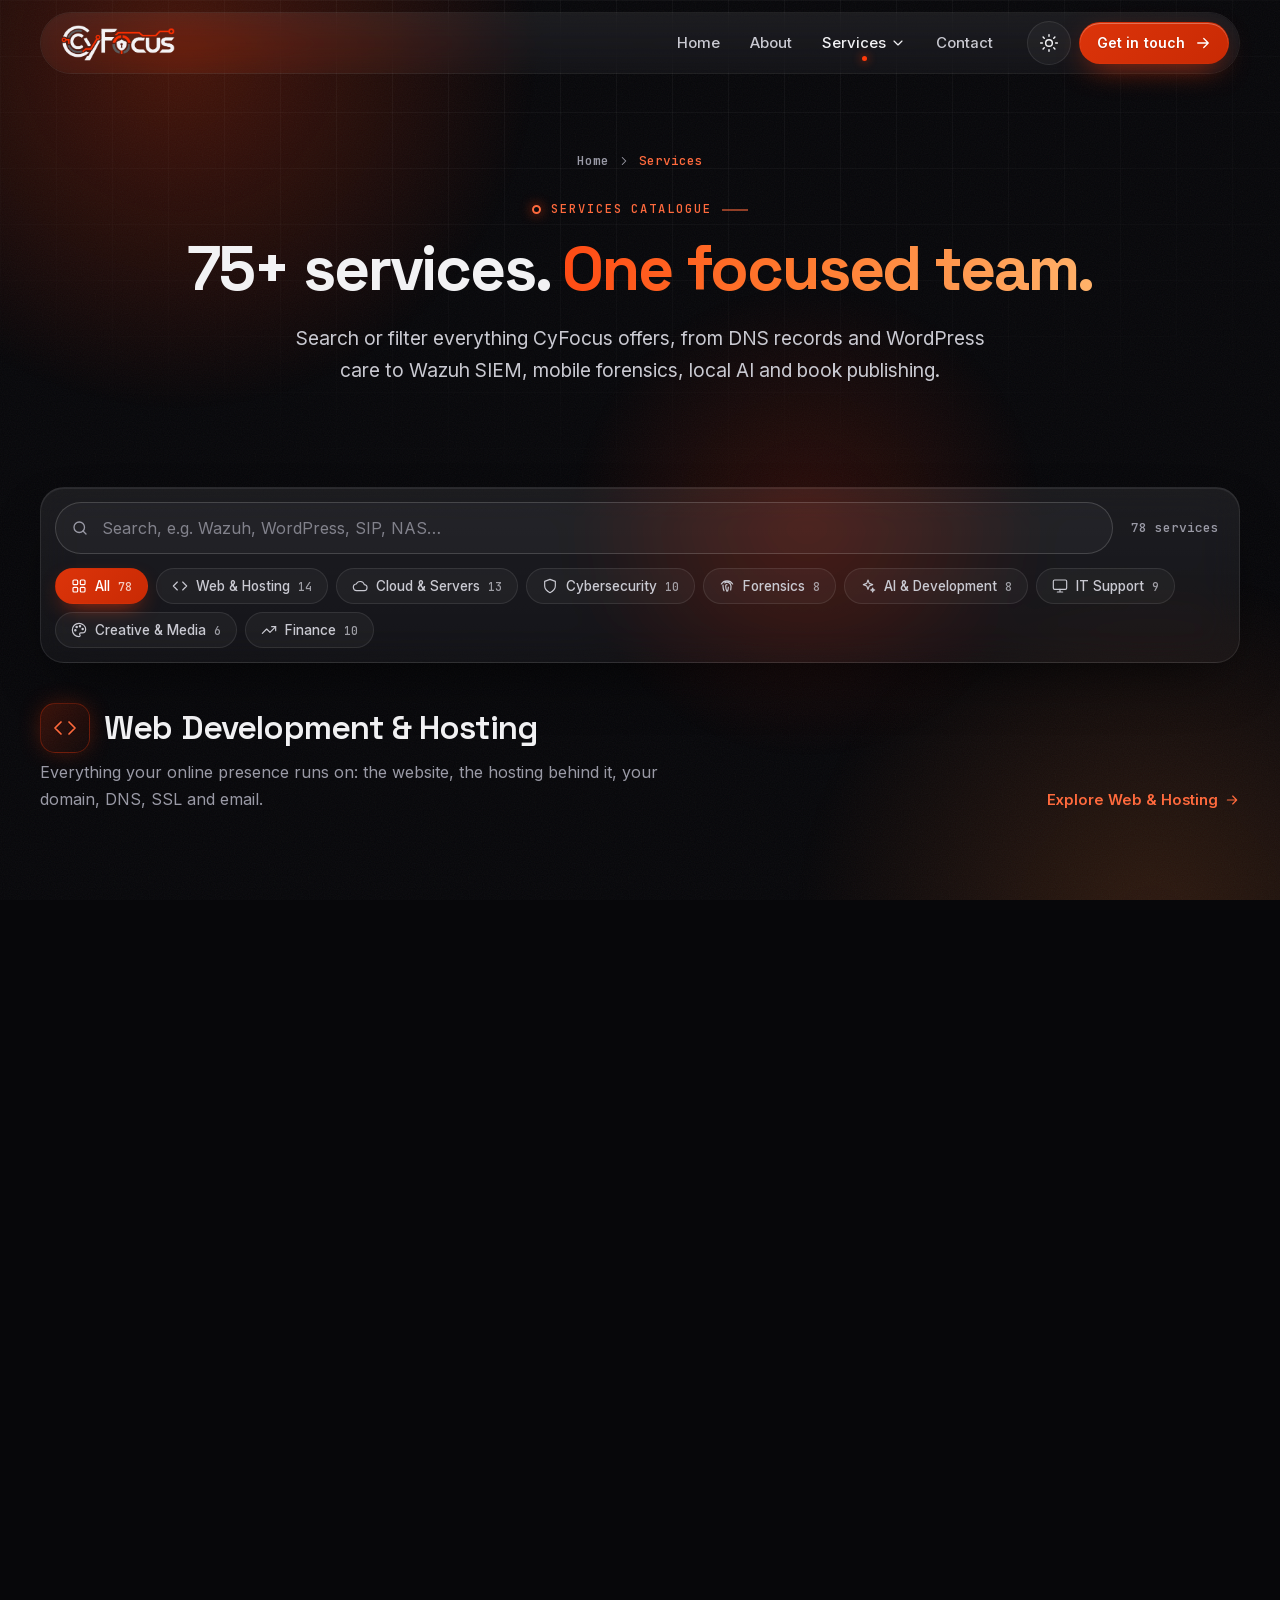
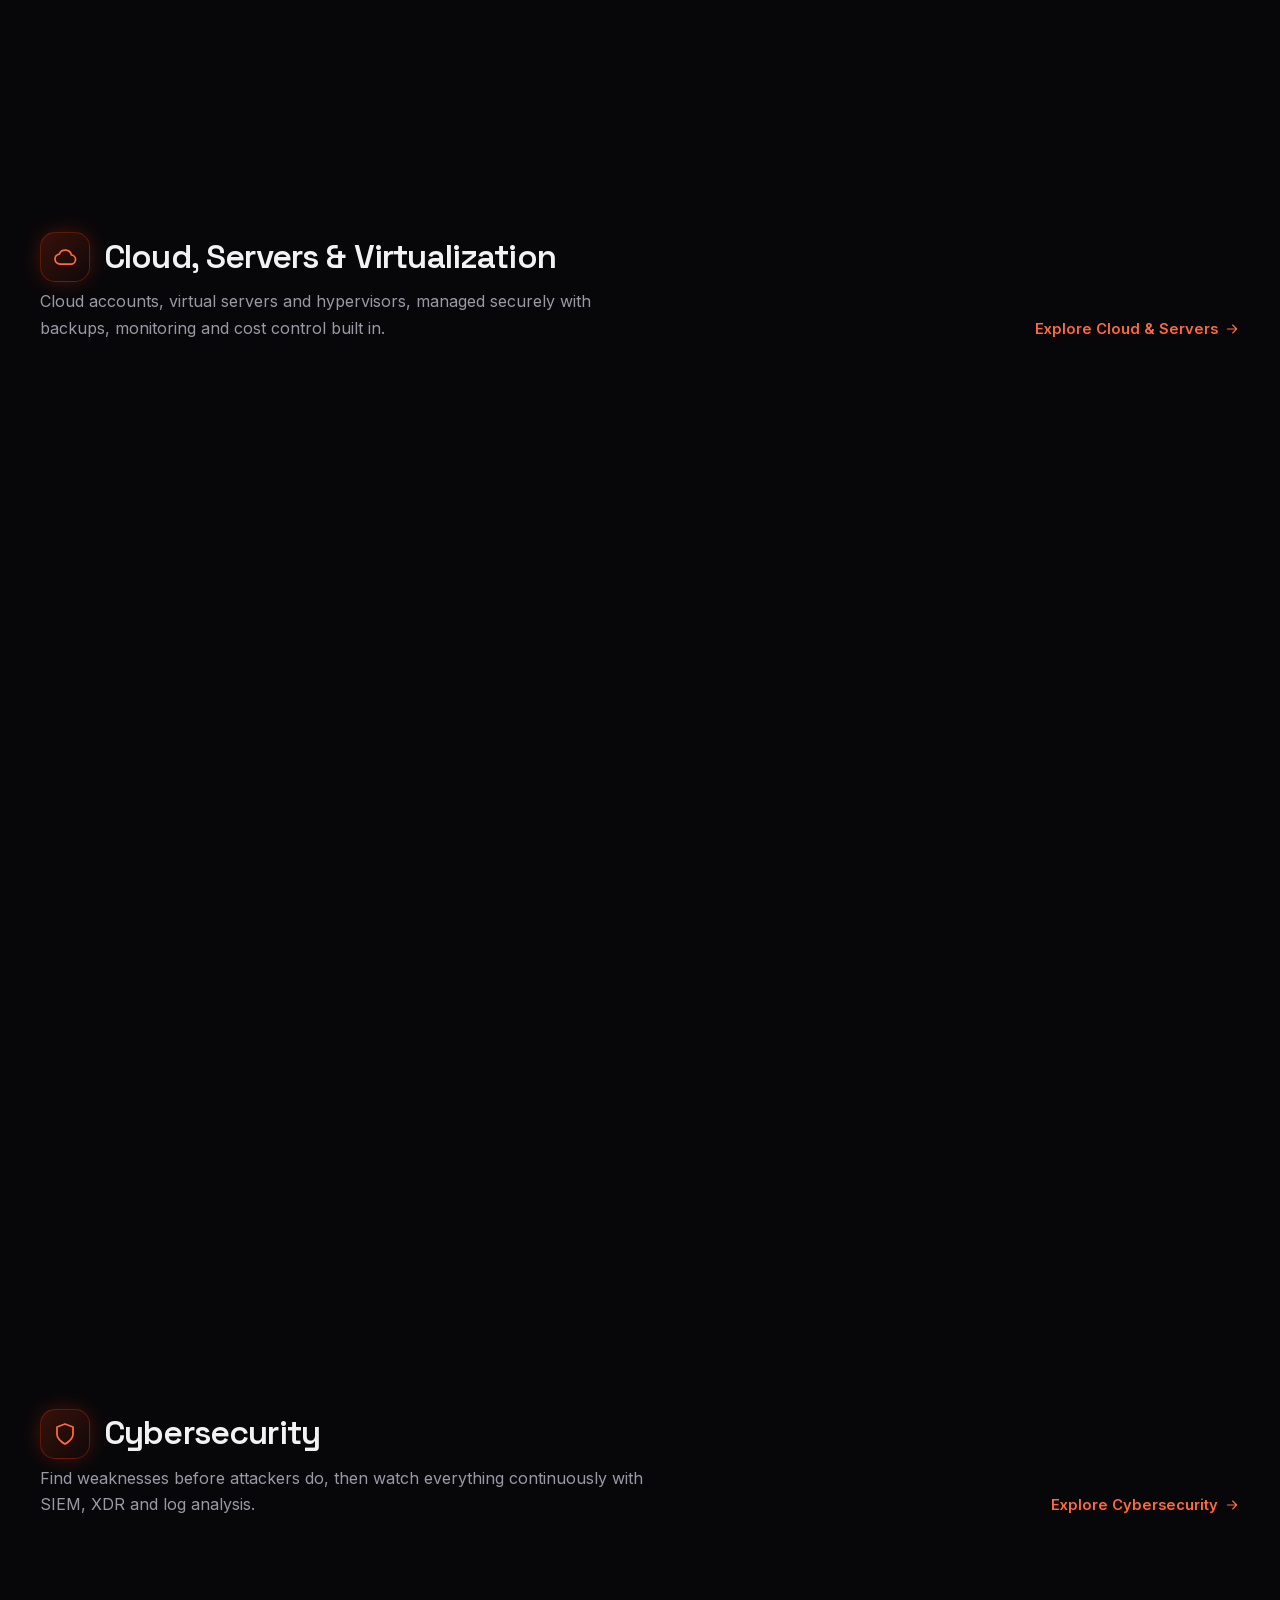
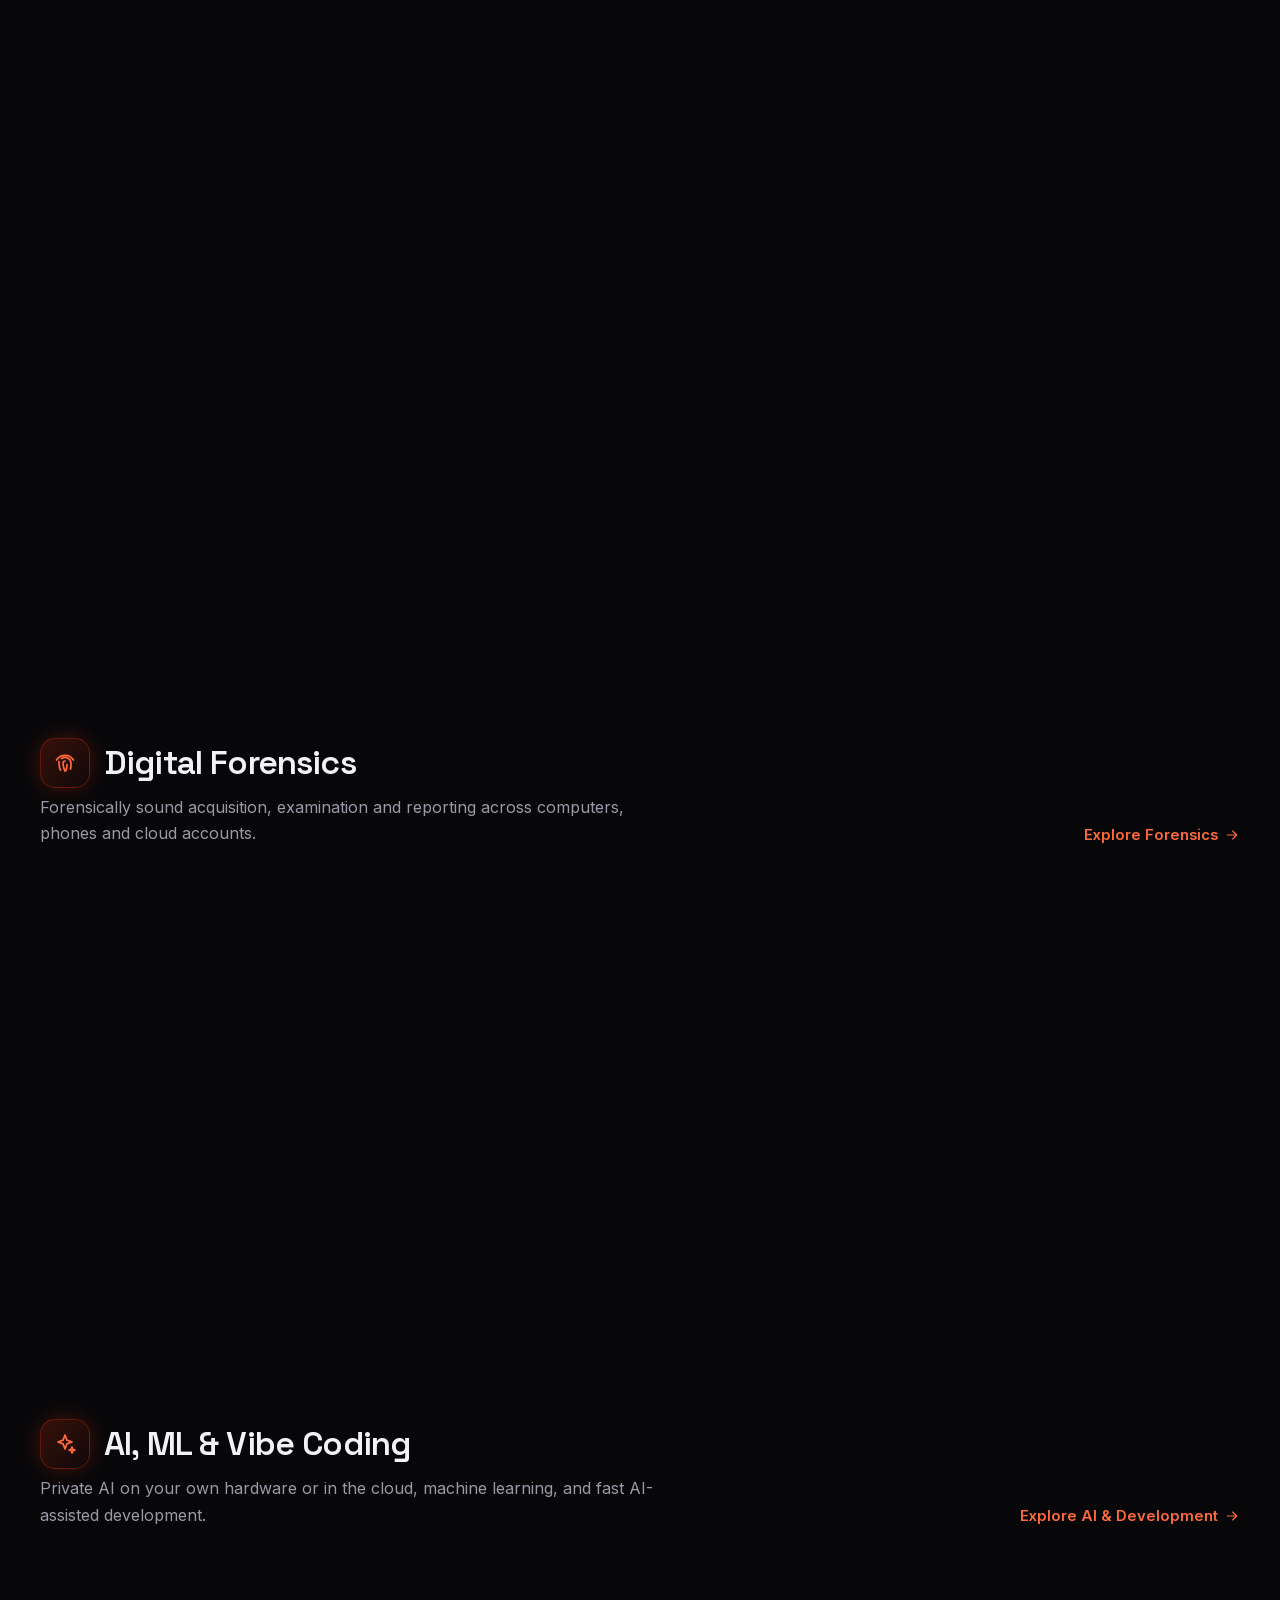
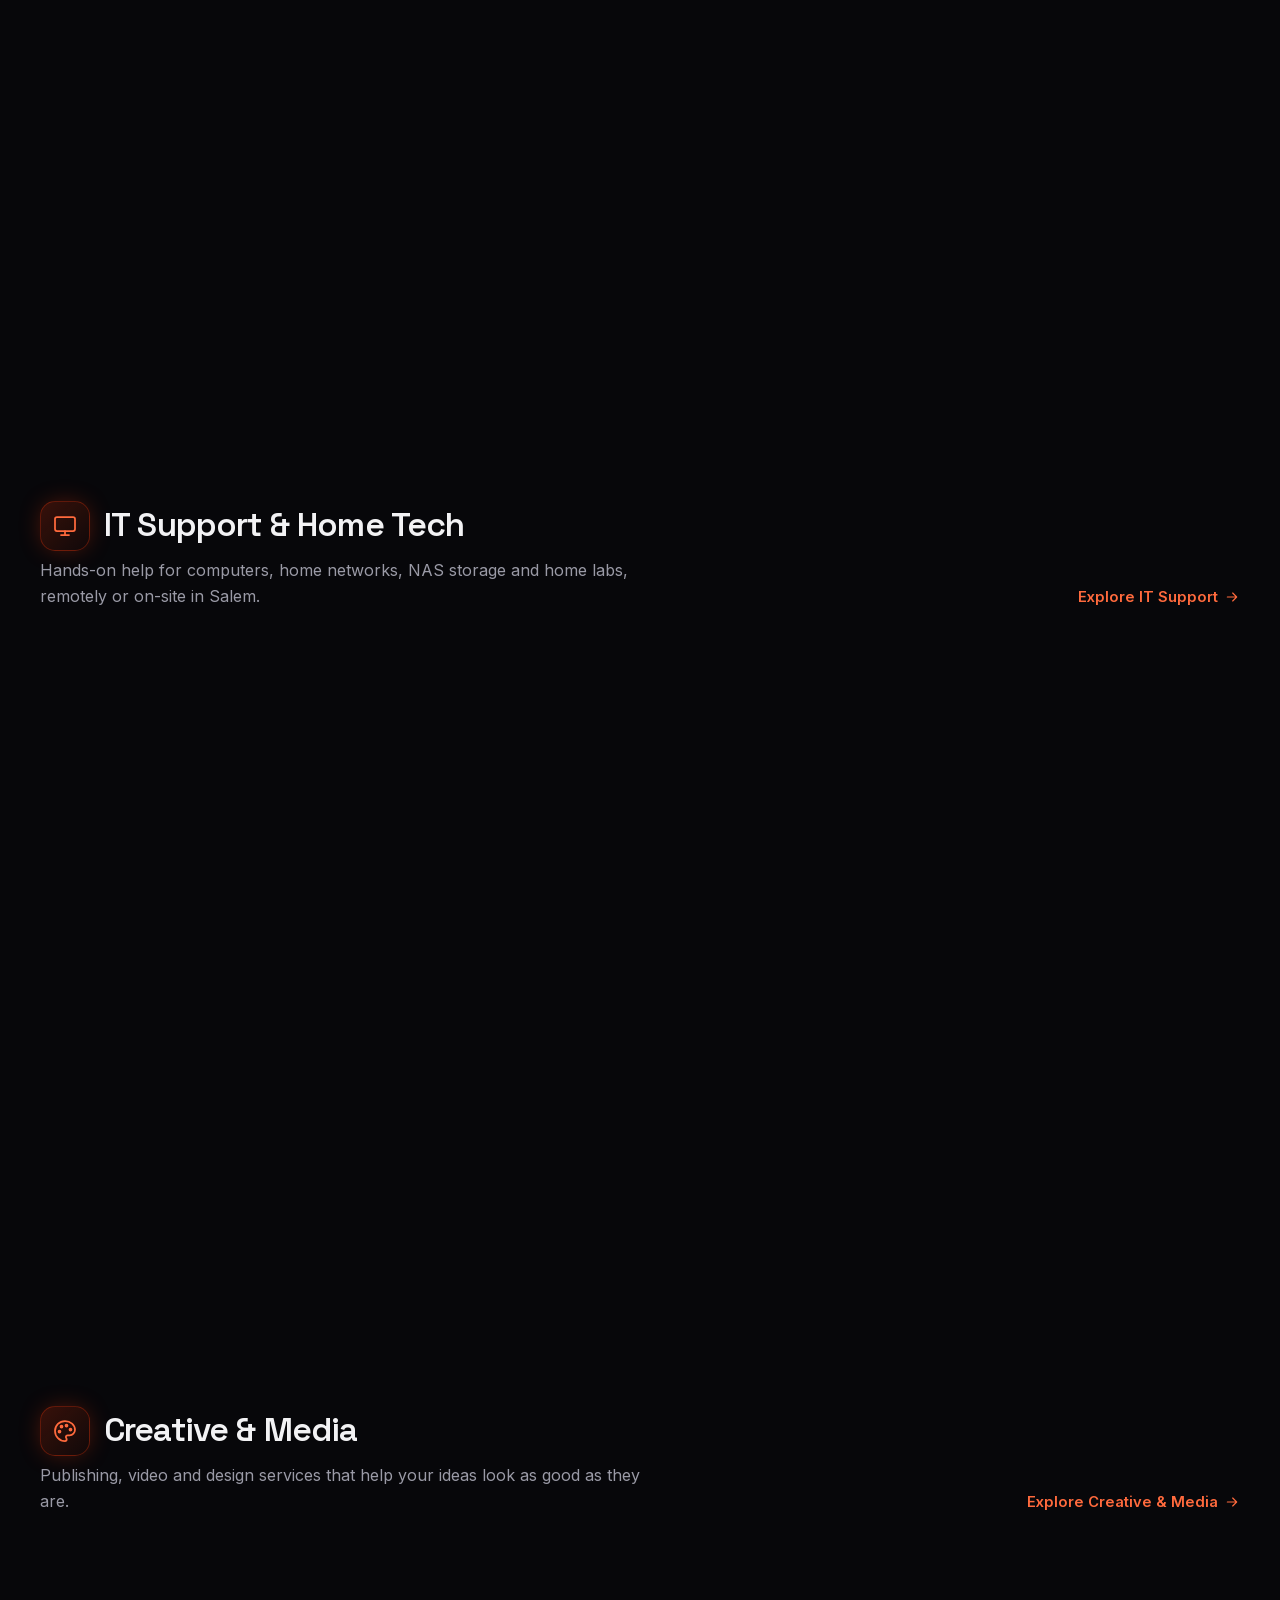
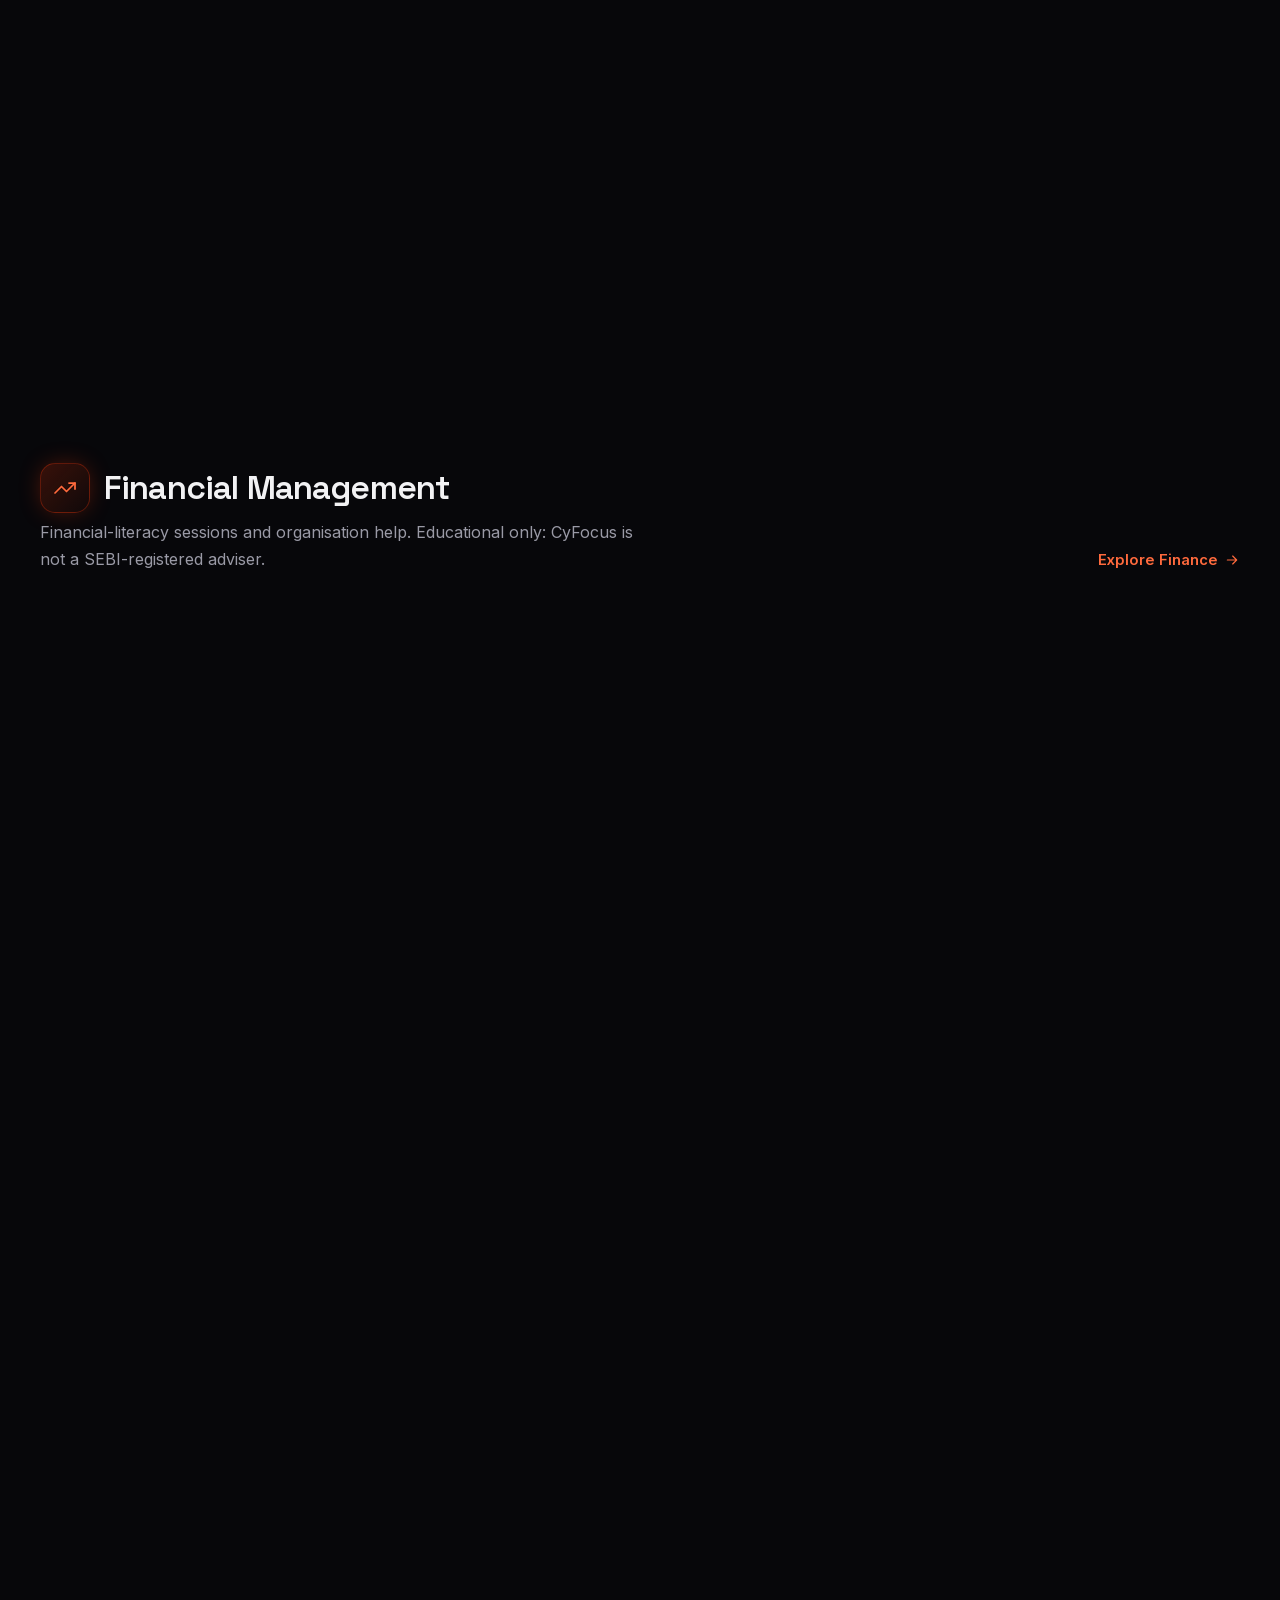
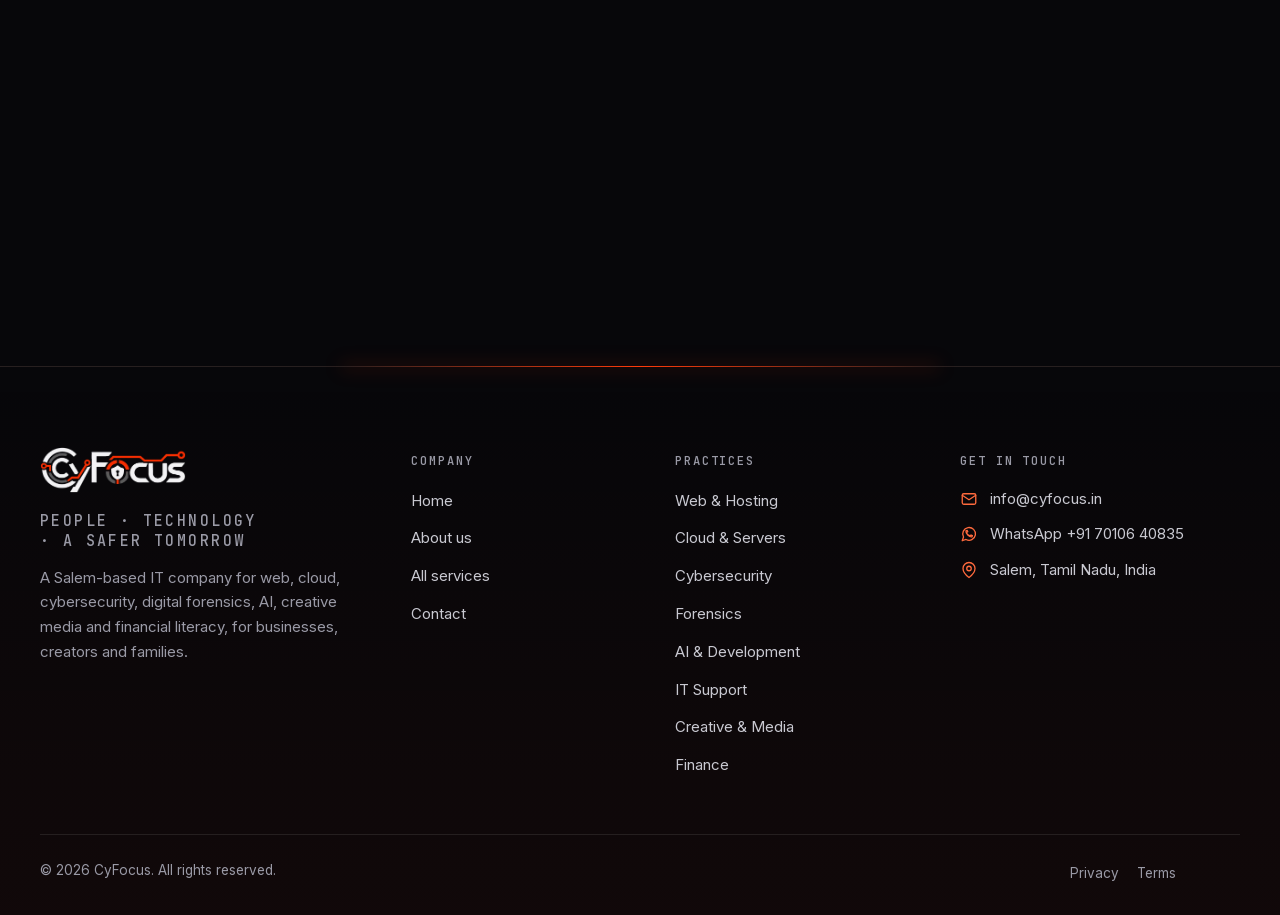
<file: services.html>
<!doctype html>
<html lang="en-IN" data-theme="dark" class="no-js">
<head>
<meta charset="utf-8">
<meta http-equiv="Content-Security-Policy" content="default-src 'none'; script-src 'self'; style-src 'self'; font-src 'self'; img-src 'self' data:; manifest-src 'self'; connect-src 'self'; frame-src https://maps.google.com https://www.google.com; form-action 'self' mailto:; base-uri 'none'; object-src 'none'; upgrade-insecure-requests; require-trusted-types-for 'script'; trusted-types 'none'">
<meta name="referrer" content="strict-origin-when-cross-origin">
<meta name="robots" content="index, follow, noarchive, max-image-preview:large, max-snippet:-1">
<meta name="viewport" content="width=device-width, initial-scale=1, viewport-fit=cover">
<meta name="format-detection" content="telephone=no">
<title>All Services | Web, Cloud, Security, Forensics &amp; AI | CyFocus</title>
<meta name="description" content="Browse 75+ CyFocus services: websites and hosting, AWS and VPS, Wazuh SIEM, ethical hacking, digital forensics, data recovery, AI and IT support.">
<link rel="canonical" href="https://cyfocus.in/services.html">
<meta name="theme-color" content="#07070A">
<meta name="author" content="CyFocus">
<meta property="og:type" content="website">
<meta property="og:site_name" content="CyFocus">
<meta property="og:locale" content="en_IN">
<meta property="og:title" content="All Services | Web, Cloud, Security, Forensics &amp; AI | CyFocus">
<meta property="og:description" content="Browse 75+ CyFocus services: websites and hosting, AWS and VPS, Wazuh SIEM, ethical hacking, digital forensics, data recovery, AI and IT support.">
<meta property="og:url" content="https://cyfocus.in/services.html">
<meta property="og:image" content="https://cyfocus.in/assets/img/brand/og-image.jpg">
<meta property="og:image:width" content="1200">
<meta property="og:image:height" content="630">
<meta property="og:image:alt" content="CyFocus logo on a dark glass background">
<meta name="twitter:card" content="summary_large_image">
<meta name="twitter:title" content="All Services | Web, Cloud, Security, Forensics &amp; AI | CyFocus">
<meta name="twitter:description" content="Browse 75+ CyFocus services: websites and hosting, AWS and VPS, Wazuh SIEM, ethical hacking, digital forensics, data recovery, AI and IT support.">
<meta name="twitter:image" content="https://cyfocus.in/assets/img/brand/og-image.jpg">
<link rel="icon" href="favicon.ico" sizes="any">
<link rel="icon" type="image/png" sizes="32x32" href="assets/img/brand/favicon-32.png">
<link rel="apple-touch-icon" href="assets/img/brand/apple-touch-icon.png">
<link rel="manifest" href="site.webmanifest">
<script src="assets/js/boot.js?v=2026101606"></script>
<link rel="preload" href="assets/fonts/inter-latin.woff2" as="font" type="font/woff2" crossorigin>
<link rel="preload" href="assets/fonts/space-grotesk-latin.woff2" as="font" type="font/woff2" crossorigin>
<link rel="stylesheet" href="assets/css/style.css?v=2026101606">
<script type="application/ld+json">{"@context":"https://schema.org","@graph":[{"@type":"CollectionPage","@id":"https://cyfocus.in/services.html#webpage","url":"https://cyfocus.in/services.html","name":"All Services | Web, Cloud, Security, Forensics & AI | CyFocus","description":"Browse 75+ CyFocus services: websites and hosting, AWS and VPS, Wazuh SIEM, ethical hacking, digital forensics, data recovery, AI and IT support.","inLanguage":"en-IN","isPartOf":{"@id":"https://cyfocus.in/#website"},"publisher":{"@id":"https://cyfocus.in/#organization"},"breadcrumb":{"@id":"https://cyfocus.in/services.html#breadcrumb"}},{"@type":"BreadcrumbList","@id":"https://cyfocus.in/services.html#breadcrumb","itemListElement":[{"@type":"ListItem","position":1,"name":"Home","item":"https://cyfocus.in/"},{"@type":"ListItem","position":2,"name":"Services","item":"https://cyfocus.in/services.html"}]}]}</script>
</head>
<body data-page="services">
<script src="assets/js/icons.js?v=2026101606" defer></script>
<a class="skip-link" href="#main">Skip to content</a>
<div class="bg-scene" aria-hidden="true"><span class="orb orb-1"></span><span class="orb orb-2"></span><span class="orb orb-3"></span><span class="bg-grid"></span><span class="bg-noise"></span></div>
<div class="preloader" aria-hidden="true"><div class="preloader-inner"><svg class="emblem-svg" viewBox="0 0 100 100" aria-hidden="true" focusable="false"><g><path class="em-arc em-o" pathLength="1" d="M12.09 47.35A38 38 0 0 1 46.69 12.14"/><path class="em-arc em-o" pathLength="1" d="M53.31 12.14A38 38 0 0 1 87.91 47.35"/><path class="em-arc em-g" pathLength="1" d="M87.91 52.65A38 38 0 0 1 53.97 87.79"/><path class="em-arc em-g" pathLength="1" d="M46.03 87.79A38 38 0 0 1 12.09 52.65"/></g><rect class="em-bar" x="46.6" y="72" width="6.8" height="25" rx="1"/><path class="em-shield" d="M50 24C57 29.5 64 31 70 31V52C70 65 60 73 50 78C40 73 30 65 30 52V31C36 31 43 29.5 50 24Z"/><circle class="em-key" cx="50" cy="47" r="5.2"/><path class="em-key" d="M47.6 50h4.8l1.6 13h-8z"/></svg><div class="preloader-bar"><span></span></div></div></div>
<div class="page-veil" aria-hidden="true"></div>
<div class="scroll-progress" aria-hidden="true"></div>
<header class="site-header">
  <div class="bar">
    <a class="brand" href="/" aria-label="CyFocus home"><img class="logo logo--dark" src="assets/img/brand/logo-dark.webp" width="320" height="101" alt="CyFocus"><img class="logo logo--light" src="assets/img/brand/logo-light.webp" width="320" height="101" alt="CyFocus"></a>
    <nav class="nav" aria-label="Primary">
      <a href="/">Home</a>
      <a href="about.html">About</a>
      <div class="has-mega">
        <button class="nav-btn is-current" type="button" aria-expanded="false" aria-controls="mega-services">Services <svg class="ico" aria-hidden="true"><use href="#i-chevron-down"/></svg></button>
        <div class="mega glass" id="mega-services">
          <div class="mega-grid"><a href="web-hosting.html"><span class="mi"><svg class="ico" aria-hidden="true"><use href="#i-code"/></svg></span><span><strong>Web &amp; Hosting</strong><small>Websites, WordPress, domains, DNS, SSL and business email.</small></span></a><a href="cloud.html"><span class="mi"><svg class="ico" aria-hidden="true"><use href="#i-cloud"/></svg></span><span><strong>Cloud &amp; Servers</strong><small>AWS, Azure, GCP, VPS, backups, monitoring and hypervisors.</small></span></a><a href="security.html"><span class="mi"><svg class="ico" aria-hidden="true"><use href="#i-shield"/></svg></span><span><strong>Cybersecurity</strong><small>Ethical hacking, Wazuh SIEM &amp; XDR, OSINT and network security.</small></span></a><a href="forensics.html"><span class="mi"><svg class="ico" aria-hidden="true"><use href="#i-fingerprint"/></svg></span><span><strong>Forensics</strong><small>Computer, mobile and cloud forensics, plus data recovery.</small></span></a><a href="ai-dev.html"><span class="mi"><svg class="ico" aria-hidden="true"><use href="#i-sparkles"/></svg></span><span><strong>AI &amp; Development</strong><small>Local and cloud AI hosting, ML, Python and vibe coding.</small></span></a><a href="it-support.html"><span class="mi"><svg class="ico" aria-hidden="true"><use href="#i-monitor"/></svg></span><span><strong>IT Support</strong><small>Windows, Linux, macOS, home NAS, networking and Tally.</small></span></a><a href="creative.html"><span class="mi"><svg class="ico" aria-hidden="true"><use href="#i-palette"/></svg></span><span><strong>Creative &amp; Media</strong><small>Book publishing, YouTube, photo and video editing, design.</small></span></a><a href="finance.html"><span class="mi"><svg class="ico" aria-hidden="true"><use href="#i-trending-up"/></svg></span><span><strong>Finance</strong><small>Investing, insurance, debt and emergency-fund education.</small></span></a></div>
          <div class="mega-foot"><span>Not sure where to start? <a class="link-arrow" href="contact.html">Talk to us</a></span><a class="link-arrow" href="services.html">All 75+ services <svg class="ico" aria-hidden="true"><use href="#i-arrow-right"/></svg></a></div>
        </div>
      </div>
      <a href="contact.html">Contact</a>
    </nav>
    <div class="nav-actions">
      <button class="icon-btn theme-toggle" type="button" data-theme-toggle aria-label="Switch to light theme"><svg class="ico i-sun" aria-hidden="true"><use href="#i-sun"/></svg><svg class="ico i-moon" aria-hidden="true"><use href="#i-moon"/></svg></button>
      <a class="btn btn-primary btn-sm" href="contact.html">Get in touch <svg class="ico ico-move" aria-hidden="true"><use href="#i-arrow-right"/></svg></a>
      <button class="icon-btn menu-toggle" type="button" aria-expanded="false" aria-controls="drawer" aria-label="Open menu"><svg class="ico" aria-hidden="true"><use href="#i-menu"/></svg></button>
    </div>
  </div>
</header>
<div class="drawer" id="drawer" role="dialog" aria-modal="true" aria-label="Site menu">
  <div class="drawer-head">
    <a class="brand" href="/" aria-label="CyFocus home"><img class="logo logo--dark" src="assets/img/brand/logo-dark.webp" width="320" height="101" alt="CyFocus"><img class="logo logo--light" src="assets/img/brand/logo-light.webp" width="320" height="101" alt="CyFocus"></a>
    <div class="u-flex8">
      <button class="icon-btn theme-toggle" type="button" data-theme-toggle aria-label="Switch to light theme"><svg class="ico i-sun" aria-hidden="true"><use href="#i-sun"/></svg><svg class="ico i-moon" aria-hidden="true"><use href="#i-moon"/></svg></button>
      <button class="icon-btn" type="button" data-drawer-close aria-label="Close menu"><svg class="ico" aria-hidden="true"><use href="#i-x"/></svg></button>
    </div>
  </div>
  <nav class="drawer-nav" aria-label="Mobile">
    <a href="/">Home <svg class="ico" aria-hidden="true"><use href="#i-arrow-up-right"/></svg></a>
    <a href="about.html">About <svg class="ico" aria-hidden="true"><use href="#i-arrow-up-right"/></svg></a>
    <button class="d-btn" type="button" aria-expanded="false" aria-controls="d-services">Services <svg class="ico" aria-hidden="true"><use href="#i-chevron-down"/></svg></button>
    <div class="d-sub" id="d-services"><div>
      <a href="services.html"><span class="mi"><svg class="ico" aria-hidden="true"><use href="#i-grid"/></svg></span>All services</a>
      <a href="web-hosting.html"><span class="mi"><svg class="ico" aria-hidden="true"><use href="#i-code"/></svg></span>Web &amp; Hosting</a><a href="cloud.html"><span class="mi"><svg class="ico" aria-hidden="true"><use href="#i-cloud"/></svg></span>Cloud &amp; Servers</a><a href="security.html"><span class="mi"><svg class="ico" aria-hidden="true"><use href="#i-shield"/></svg></span>Cybersecurity</a><a href="forensics.html"><span class="mi"><svg class="ico" aria-hidden="true"><use href="#i-fingerprint"/></svg></span>Forensics</a><a href="ai-dev.html"><span class="mi"><svg class="ico" aria-hidden="true"><use href="#i-sparkles"/></svg></span>AI &amp; Development</a><a href="it-support.html"><span class="mi"><svg class="ico" aria-hidden="true"><use href="#i-monitor"/></svg></span>IT Support</a><a href="creative.html"><span class="mi"><svg class="ico" aria-hidden="true"><use href="#i-palette"/></svg></span>Creative &amp; Media</a><a href="finance.html"><span class="mi"><svg class="ico" aria-hidden="true"><use href="#i-trending-up"/></svg></span>Finance</a>
    </div></div>
    <a href="contact.html">Contact <svg class="ico" aria-hidden="true"><use href="#i-arrow-up-right"/></svg></a>
  </nav>
  <div class="drawer-foot">
    <a class="btn btn-primary btn-block" href="contact.html">Get in touch <svg class="ico ico-move" aria-hidden="true"><use href="#i-arrow-right"/></svg></a>
    <div class="contact-mini"><a href="mailto:info@cyfocus.in">info@cyfocus.in</a><a href="https://wa.me/917010640835" target="_blank" rel="noopener">WhatsApp +91 70106 40835</a></div>
  </div>
</div>
<main id="main">
<section class="page-hero simple">
  <div class="container">
    <div data-reveal><nav class="breadcrumb" aria-label="Breadcrumb"><a href="/">Home</a><svg class="ico" aria-hidden="true"><use href="#i-chevron-right"/></svg><span aria-current="page">Services</span></nav></div>
    <span class="eyebrow u-i1" data-reveal>Services catalogue</span>
    <h1 class="u-i2" data-reveal>75+ services. <span class="grad-text">One focused team.</span></h1>
    <p class="lead u-i3" data-reveal>Search or filter everything CyFocus offers, from DNS records and WordPress care to Wazuh SIEM, mobile forensics, local AI and book publishing.</p>
  </div>
</section>
<section class="section u-pt0">
  <div class="container" id="svc-catalogue">
    <div class="filter-bar glass" role="search">
      <div class="filter-top">
        <div class="search"><label class="sr-only" for="svc-search">Search services</label><svg class="ico" aria-hidden="true"><use href="#i-search"/></svg><input id="svc-search" class="input" type="search" placeholder="Search, e.g. Wazuh, WordPress, SIP, NAS…" autocomplete="off" spellcheck="false"><button class="clear" type="button" aria-label="Clear search"><svg class="ico" aria-hidden="true"><use href="#i-x"/></svg></button></div>
        <span class="result-count" id="svc-count" aria-live="polite">78 services</span>
      </div>
      <div class="filter-chips" role="group" aria-label="Filter by practice"><button class="fchip" type="button" data-cat="all" aria-pressed="true"><svg class="ico" aria-hidden="true"><use href="#i-grid"/></svg>All <span class="count">78</span></button><button class="fchip" type="button" data-cat="web-hosting" aria-pressed="false"><svg class="ico" aria-hidden="true"><use href="#i-code"/></svg>Web &amp; Hosting <span class="count">14</span></button><button class="fchip" type="button" data-cat="cloud" aria-pressed="false"><svg class="ico" aria-hidden="true"><use href="#i-cloud"/></svg>Cloud &amp; Servers <span class="count">13</span></button><button class="fchip" type="button" data-cat="security" aria-pressed="false"><svg class="ico" aria-hidden="true"><use href="#i-shield"/></svg>Cybersecurity <span class="count">10</span></button><button class="fchip" type="button" data-cat="forensics" aria-pressed="false"><svg class="ico" aria-hidden="true"><use href="#i-fingerprint"/></svg>Forensics <span class="count">8</span></button><button class="fchip" type="button" data-cat="ai-dev" aria-pressed="false"><svg class="ico" aria-hidden="true"><use href="#i-sparkles"/></svg>AI &amp; Development <span class="count">8</span></button><button class="fchip" type="button" data-cat="it-support" aria-pressed="false"><svg class="ico" aria-hidden="true"><use href="#i-monitor"/></svg>IT Support <span class="count">9</span></button><button class="fchip" type="button" data-cat="creative" aria-pressed="false"><svg class="ico" aria-hidden="true"><use href="#i-palette"/></svg>Creative &amp; Media <span class="count">6</span></button><button class="fchip" type="button" data-cat="finance" aria-pressed="false"><svg class="ico" aria-hidden="true"><use href="#i-trending-up"/></svg>Finance <span class="count">10</span></button></div>
    </div>
    <section class="svc-group" data-group="web-hosting" aria-labelledby="g-web-hosting">
      <div class="svc-group-head">
        <div><h2 id="g-web-hosting"><span class="card-icon"><svg class="ico" aria-hidden="true"><use href="#i-code"/></svg></span>Web Development &amp; Hosting</h2><p>Everything your online presence runs on: the website, the hosting behind it, your domain, DNS, SSL and email.</p></div>
        <a class="link-arrow" href="web-hosting.html">Explore Web &amp; Hosting <svg class="ico" aria-hidden="true"><use href="#i-arrow-right"/></svg></a>
      </div>
      <div class="svc-grid">
        <article class="svc-card glass-lite spot" data-reveal data-tags="html css javascript js python frontend landing page web &amp; hosting"><div class="row"><span class="card-icon"><svg class="ico" aria-hidden="true"><use href="#i-code"/></svg></span><h3>Website Development</h3></div><p>Hand-coded, responsive websites in HTML, CSS, JavaScript and Python, built for speed, SEO and accessibility.</p><a class="card-link" href="contact.html?service=web-hosting:website-development">Enquire <svg class="ico" aria-hidden="true"><use href="#i-arrow-right"/></svg></a></article>
        <article class="svc-card glass-lite spot" data-reveal data-tags="hosting migration maintenance uptime web &amp; hosting"><div class="row"><span class="card-icon"><svg class="ico" aria-hidden="true"><use href="#i-globe"/></svg></span><h3>Website Hosting &amp; Management</h3></div><p>Hosting setup, migrations, updates, uptime monitoring and performance tuning, all handled for you.</p><a class="card-link" href="contact.html?service=web-hosting:website-hosting-and-management">Enquire <svg class="ico" aria-hidden="true"><use href="#i-arrow-right"/></svg></a></article>
        <article class="svc-card glass-lite spot" data-reveal data-tags="wordpress wp woocommerce plugins web &amp; hosting"><div class="row"><span class="card-icon"><svg class="ico" aria-hidden="true"><use href="#i-layers"/></svg></span><h3>WordPress Hosting &amp; Management</h3></div><p>Secure WordPress installs, theme and plugin updates, malware clean-up, backups and speed optimisation.</p><a class="card-link" href="contact.html?service=web-hosting:wordpress-hosting-and-management">Enquire <svg class="ico" aria-hidden="true"><use href="#i-arrow-right"/></svg></a></article>
        <article class="svc-card glass-lite spot" data-reveal data-tags="hostinger hpanel web &amp; hosting"><div class="row"><span class="card-icon"><svg class="ico" aria-hidden="true"><use href="#i-server"/></svg></span><h3>Hostinger Management</h3></div><p>Shared, cloud and VPS plans on Hostinger set up properly, with hPanel, email, SSL and backups configured.</p><a class="card-link" href="contact.html?service=web-hosting:hostinger-management">Enquire <svg class="ico" aria-hidden="true"><use href="#i-arrow-right"/></svg></a></article>
        <article class="svc-card glass-lite spot" data-reveal data-tags="domain registrar whois transfer renewal web &amp; hosting"><div class="row"><span class="card-icon"><svg class="ico" aria-hidden="true"><use href="#i-globe"/></svg></span><h3>Domain Management</h3></div><p>Registration, transfers, renewals, WHOIS privacy and registrar locks so your brand never lapses.</p><a class="card-link" href="contact.html?service=web-hosting:domain-management">Enquire <svg class="ico" aria-hidden="true"><use href="#i-arrow-right"/></svg></a></article>
        <article class="svc-card glass-lite spot" data-reveal data-tags="dns records mx spf dkim dmarc web &amp; hosting"><div class="row"><span class="card-icon"><svg class="ico" aria-hidden="true"><use href="#i-network"/></svg></span><h3>DNS Management</h3></div><p>A, CNAME, MX, TXT, SPF, DKIM and DMARC records configured cleanly, with zero-downtime changes.</p><a class="card-link" href="contact.html?service=web-hosting:dns-management">Enquire <svg class="ico" aria-hidden="true"><use href="#i-arrow-right"/></svg></a></article>
        <article class="svc-card glass-lite spot" data-reveal data-tags="ssl tls https certificate lets encrypt web &amp; hosting"><div class="row"><span class="card-icon"><svg class="ico" aria-hidden="true"><use href="#i-lock"/></svg></span><h3>SSL / TLS Certificates</h3></div><p>Free and commercial certificates, auto-renewal, HTTPS redirects and HSTS hardening.</p><a class="card-link" href="contact.html?service=web-hosting:ssl-tls-certificates">Enquire <svg class="ico" aria-hidden="true"><use href="#i-arrow-right"/></svg></a></article>
        <article class="svc-card glass-lite spot" data-reveal data-tags="cloudflare cdn waf zero trust tunnel web &amp; hosting"><div class="row"><span class="card-icon"><svg class="ico" aria-hidden="true"><use href="#i-zap"/></svg></span><h3>Cloudflare Setup</h3></div><p>CDN, DNS, WAF rules, caching, bot protection and Zero Trust tunnels tuned for your site.</p><a class="card-link" href="contact.html?service=web-hosting:cloudflare-setup">Enquire <svg class="ico" aria-hidden="true"><use href="#i-arrow-right"/></svg></a></article>
        <article class="svc-card glass-lite spot" data-reveal data-tags="cpanel whm web &amp; hosting"><div class="row"><span class="card-icon"><svg class="ico" aria-hidden="true"><use href="#i-sliders"/></svg></span><h3>cPanel Administration</h3></div><p>Accounts, databases, email, cron jobs, backups and security settings managed in cPanel and WHM.</p><a class="card-link" href="contact.html?service=web-hosting:cpanel-administration">Enquire <svg class="ico" aria-hidden="true"><use href="#i-arrow-right"/></svg></a></article>
        <article class="svc-card glass-lite spot" data-reveal data-tags="cloudpanel ubuntu nginx php mysql web &amp; hosting"><div class="row"><span class="card-icon"><svg class="ico" aria-hidden="true"><use href="#i-terminal"/></svg></span><h3>CloudPanel on Ubuntu</h3></div><p>Lean hosting stacks on Ubuntu with CloudPanel, Nginx, PHP-FPM and MySQL, configured and hardened.</p><a class="card-link" href="contact.html?service=web-hosting:cloudpanel-on-ubuntu">Enquire <svg class="ico" aria-hidden="true"><use href="#i-arrow-right"/></svg></a></article>
        <article class="svc-card glass-lite spot" data-reveal data-tags="email mailbox spam deliverability web &amp; hosting"><div class="row"><span class="card-icon"><svg class="ico" aria-hidden="true"><use href="#i-mail"/></svg></span><h3>Email Management</h3></div><p>Mailboxes, aliases, forwarders, spam filtering and deliverability monitoring for your domain.</p><a class="card-link" href="contact.html?service=web-hosting:email-management">Enquire <svg class="ico" aria-hidden="true"><use href="#i-arrow-right"/></svg></a></article>
        <article class="svc-card glass-lite spot" data-reveal data-tags="custom email configuration troubleshooting outlook imap smtp web &amp; hosting"><div class="row"><span class="card-icon"><svg class="ico" aria-hidden="true"><use href="#i-at"/></svg></span><h3>Custom Email Setup &amp; Troubleshooting</h3></div><p>Professional @yourdomain email on every device, plus fixes for bounces, spam-folder and sync issues.</p><a class="card-link" href="contact.html?service=web-hosting:custom-email-setup-and-troubleshooting">Enquire <svg class="ico" aria-hidden="true"><use href="#i-arrow-right"/></svg></a></article>
        <article class="svc-card glass-lite spot" data-reveal data-tags="microsoft 365 office exchange teams onedrive sharepoint web &amp; hosting"><div class="row"><span class="card-icon"><svg class="ico" aria-hidden="true"><use href="#i-grid"/></svg></span><h3>Microsoft 365</h3></div><p>Tenant setup, licences, Exchange Online, Teams, OneDrive, SharePoint and security defaults.</p><a class="card-link" href="contact.html?service=web-hosting:microsoft-365">Enquire <svg class="ico" aria-hidden="true"><use href="#i-arrow-right"/></svg></a></article>
        <article class="svc-card glass-lite spot" data-reveal data-tags="github git actions ci cd repository web &amp; hosting"><div class="row"><span class="card-icon"><svg class="ico" aria-hidden="true"><use href="#i-git"/></svg></span><h3>GitHub Management</h3></div><p>Repositories, organisations, branch protection, Actions CI/CD, secrets and access reviews.</p><a class="card-link" href="contact.html?service=web-hosting:github-management">Enquire <svg class="ico" aria-hidden="true"><use href="#i-arrow-right"/></svg></a></article>
      </div>
    </section>
    <section class="svc-group" data-group="cloud" aria-labelledby="g-cloud">
      <div class="svc-group-head">
        <div><h2 id="g-cloud"><span class="card-icon"><svg class="ico" aria-hidden="true"><use href="#i-cloud"/></svg></span>Cloud, Servers &amp; Virtualization</h2><p>Cloud accounts, virtual servers and hypervisors, managed securely with backups, monitoring and cost control built in.</p></div>
        <a class="link-arrow" href="cloud.html">Explore Cloud &amp; Servers <svg class="ico" aria-hidden="true"><use href="#i-arrow-right"/></svg></a>
      </div>
      <div class="svc-grid">
        <article class="svc-card glass-lite spot" data-reveal data-tags="aws root account mfa security billing cloud &amp; servers"><div class="row"><span class="card-icon"><svg class="ico" aria-hidden="true"><use href="#i-key"/></svg></span><h3>AWS Root Account Management</h3></div><p>Root account lockdown with MFA, alternate contacts, billing access controls and break-glass procedures.</p><a class="card-link" href="contact.html?service=cloud:aws-root-account-management">Enquire <svg class="ico" aria-hidden="true"><use href="#i-arrow-right"/></svg></a></article>
        <article class="svc-card glass-lite spot" data-reveal data-tags="aws ec2 instance compute cloud &amp; servers"><div class="row"><span class="card-icon"><svg class="ico" aria-hidden="true"><use href="#i-cpu"/></svg></span><h3>AWS EC2</h3></div><p>Instance sizing, AMIs, security groups, Elastic IPs, patching and right-sizing for performance and price.</p><a class="card-link" href="contact.html?service=cloud:aws-ec2">Enquire <svg class="ico" aria-hidden="true"><use href="#i-arrow-right"/></svg></a></article>
        <article class="svc-card glass-lite spot" data-reveal data-tags="aws s3 storage bucket cloud &amp; servers"><div class="row"><span class="card-icon"><svg class="ico" aria-hidden="true"><use href="#i-bucket"/></svg></span><h3>AWS S3</h3></div><p>Buckets with correct policies, encryption, versioning, lifecycle rules and public-access blocks.</p><a class="card-link" href="contact.html?service=cloud:aws-s3">Enquire <svg class="ico" aria-hidden="true"><use href="#i-arrow-right"/></svg></a></article>
        <article class="svc-card glass-lite spot" data-reveal data-tags="aws iam users roles policies access cloud &amp; servers"><div class="row"><span class="card-icon"><svg class="ico" aria-hidden="true"><use href="#i-id-card"/></svg></span><h3>IAM User Management</h3></div><p>Least-privilege users, groups, roles and policies, access-key rotation and regular access reviews.</p><a class="card-link" href="contact.html?service=cloud:iam-user-management">Enquire <svg class="ico" aria-hidden="true"><use href="#i-arrow-right"/></svg></a></article>
        <article class="svc-card glass-lite spot" data-reveal data-tags="aws cost management billing budget savings finops cloud &amp; servers"><div class="row"><span class="card-icon"><svg class="ico" aria-hidden="true"><use href="#i-rupee"/></svg></span><h3>Cloud Cost Management</h3></div><p>Budgets, alerts, tagging, Savings Plans and clean-up of idle resources across AWS, Azure and GCP.</p><a class="card-link" href="contact.html?service=cloud:cloud-cost-management">Enquire <svg class="ico" aria-hidden="true"><use href="#i-arrow-right"/></svg></a></article>
        <article class="svc-card glass-lite spot" data-reveal data-tags="cloud management aws azure google cloud gcp digitalocean cloud &amp; servers"><div class="row"><span class="card-icon"><svg class="ico" aria-hidden="true"><use href="#i-cloud"/></svg></span><h3>Multi-Cloud Management</h3></div><p>Day-to-day operations on AWS, Microsoft Azure, Google Cloud and DigitalOcean from one accountable team.</p><a class="card-link" href="contact.html?service=cloud:multi-cloud-management">Enquire <svg class="ico" aria-hidden="true"><use href="#i-arrow-right"/></svg></a></article>
        <article class="svc-card glass-lite spot" data-reveal data-tags="hostinger vps server cloud &amp; servers"><div class="row"><span class="card-icon"><svg class="ico" aria-hidden="true"><use href="#i-server"/></svg></span><h3>Hostinger VPS Management</h3></div><p>Full VPS setup and administration on Hostinger: OS, firewall, web stack, updates and support.</p><a class="card-link" href="contact.html?service=cloud:hostinger-vps-management">Enquire <svg class="ico" aria-hidden="true"><use href="#i-arrow-right"/></svg></a></article>
        <article class="svc-card glass-lite spot" data-reveal data-tags="vps backup monitoring uptime snapshot alerts cloud &amp; servers"><div class="row"><span class="card-icon"><svg class="ico" aria-hidden="true"><use href="#i-refresh"/></svg></span><h3>VPS Backup &amp; Monitoring</h3></div><p>Automated snapshots, off-site backups, restore testing, uptime checks and resource alerts, 24×7.</p><a class="card-link" href="contact.html?service=cloud:vps-backup-and-monitoring">Enquire <svg class="ico" aria-hidden="true"><use href="#i-arrow-right"/></svg></a></article>
        <article class="svc-card glass-lite spot" data-reveal data-tags="server management linux windows patching cloud &amp; servers"><div class="row"><span class="card-icon"><svg class="ico" aria-hidden="true"><use href="#i-sliders"/></svg></span><h3>Server Management</h3></div><p>Linux and Windows servers patched, tuned, documented and monitored, with clear runbooks.</p><a class="card-link" href="contact.html?service=cloud:server-management">Enquire <svg class="ico" aria-hidden="true"><use href="#i-arrow-right"/></svg></a></article>
        <article class="svc-card glass-lite spot" data-reveal data-tags="server security hardening ssh firewall fail2ban cloud &amp; servers"><div class="row"><span class="card-icon"><svg class="ico" aria-hidden="true"><use href="#i-shield-check"/></svg></span><h3>Server Security Management</h3></div><p>SSH hardening, firewalls, Fail2ban, CIS-style baselines, vulnerability patching and audit logging.</p><a class="card-link" href="contact.html?service=cloud:server-security-management">Enquire <svg class="ico" aria-hidden="true"><use href="#i-arrow-right"/></svg></a></article>
        <article class="svc-card glass-lite spot" data-reveal data-tags="virtualization virtualisation docker containers cloud &amp; servers"><div class="row"><span class="card-icon"><svg class="ico" aria-hidden="true"><use href="#i-layers"/></svg></span><h3>Virtualization</h3></div><p>Consolidate workloads with virtual machines and containers to save hardware, power and money.</p><a class="card-link" href="contact.html?service=cloud:virtualization">Enquire <svg class="ico" aria-hidden="true"><use href="#i-arrow-right"/></svg></a></article>
        <article class="svc-card glass-lite spot" data-reveal data-tags="hypervisor virtual machine proxmox esxi vmware hyper-v kvm cloud &amp; servers"><div class="row"><span class="card-icon"><svg class="ico" aria-hidden="true"><use href="#i-box"/></svg></span><h3>VM Hypervisors</h3></div><p>Proxmox VE, VMware ESXi, Hyper-V and KVM deployments with storage, networking and HA planning.</p><a class="card-link" href="contact.html?service=cloud:vm-hypervisors">Enquire <svg class="ico" aria-hidden="true"><use href="#i-arrow-right"/></svg></a></article>
        <article class="svc-card glass-lite spot" data-reveal data-tags="crypto mining gpu asic rig bitcoin cloud &amp; servers"><div class="row"><span class="card-icon"><svg class="ico" aria-hidden="true"><use href="#i-coin"/></svg></span><h3>Crypto Mining Setup</h3></div><p>GPU and ASIC rig builds, OS and miner configuration, thermal and power planning, plus remote monitoring.</p><a class="card-link" href="contact.html?service=cloud:crypto-mining-setup">Enquire <svg class="ico" aria-hidden="true"><use href="#i-arrow-right"/></svg></a></article>
      </div>
    </section>
    <section class="svc-group" data-group="security" aria-labelledby="g-security">
      <div class="svc-group-head">
        <div><h2 id="g-security"><span class="card-icon"><svg class="ico" aria-hidden="true"><use href="#i-shield"/></svg></span>Cybersecurity</h2><p>Find weaknesses before attackers do, then watch everything continuously with SIEM, XDR and log analysis.</p></div>
        <a class="link-arrow" href="security.html">Explore Cybersecurity <svg class="ico" aria-hidden="true"><use href="#i-arrow-right"/></svg></a>
      </div>
      <div class="svc-grid">
        <article class="svc-card glass-lite spot" data-reveal data-tags="cybersecurity consulting risk assessment policy training cybersecurity"><div class="row"><span class="card-icon"><svg class="ico" aria-hidden="true"><use href="#i-shield"/></svg></span><h3>Cybersecurity Consulting</h3></div><p>Risk assessments, security roadmaps, policies and awareness training sized for small businesses and families.</p><a class="card-link" href="contact.html?service=security:cybersecurity-consulting">Enquire <svg class="ico" aria-hidden="true"><use href="#i-arrow-right"/></svg></a></article>
        <article class="svc-card glass-lite spot" data-reveal data-tags="ethical hacking penetration testing pentest vapt vulnerability cybersecurity"><div class="row"><span class="card-icon"><svg class="ico" aria-hidden="true"><use href="#i-bug"/></svg></span><h3>Ethical Hacking &amp; Penetration Testing</h3></div><p>Authorised testing of websites, networks and cloud, with clear findings and remediation guidance.</p><a class="card-link" href="contact.html?service=security:ethical-hacking-and-penetration-testing">Enquire <svg class="ico" aria-hidden="true"><use href="#i-arrow-right"/></svg></a></article>
        <article class="svc-card glass-lite spot" data-reveal data-tags="network security firewall vlan vpn wifi cybersecurity"><div class="row"><span class="card-icon"><svg class="ico" aria-hidden="true"><use href="#i-wifi"/></svg></span><h3>Network Security</h3></div><p>Firewall design, VLAN segmentation, VPNs, Wi-Fi hardening and secure remote access.</p><a class="card-link" href="contact.html?service=security:network-security">Enquire <svg class="ico" aria-hidden="true"><use href="#i-arrow-right"/></svg></a></article>
        <article class="svc-card glass-lite spot" data-reveal data-tags="server security endpoint hardening cybersecurity"><div class="row"><span class="card-icon"><svg class="ico" aria-hidden="true"><use href="#i-server"/></svg></span><h3>Endpoint &amp; Server Hardening</h3></div><p>Hardened Linux and Windows systems with least-privilege access, patch policy and audit logging.</p><a class="card-link" href="contact.html?service=security:endpoint-and-server-hardening">Enquire <svg class="ico" aria-hidden="true"><use href="#i-arrow-right"/></svg></a></article>
        <article class="svc-card glass-lite spot" data-reveal data-tags="wazuh siem xdr soc detection monitoring cybersecurity"><div class="row"><span class="card-icon"><svg class="ico" aria-hidden="true"><use href="#i-radar"/></svg></span><h3>Wazuh Cloud SIEM &amp; XDR</h3></div><p>Central log collection, threat detection, file-integrity monitoring and automated response with Wazuh.</p><a class="card-link" href="contact.html?service=security:wazuh-cloud-siem-and-xdr">Enquire <svg class="ico" aria-hidden="true"><use href="#i-arrow-right"/></svg></a></article>
        <article class="svc-card glass-lite spot" data-reveal data-tags="log analysis logs analytics cybersecurity"><div class="row"><span class="card-icon"><svg class="ico" aria-hidden="true"><use href="#i-file-text"/></svg></span><h3>Log Analysis</h3></div><p>Make sense of firewall, server, web and cloud logs to spot anomalies, intrusions and misconfigurations.</p><a class="card-link" href="contact.html?service=security:log-analysis">Enquire <svg class="ico" aria-hidden="true"><use href="#i-arrow-right"/></svg></a></article>
        <article class="svc-card glass-lite spot" data-reveal data-tags="osint open source intelligence footprint recon cybersecurity"><div class="row"><span class="card-icon"><svg class="ico" aria-hidden="true"><use href="#i-search"/></svg></span><h3>OSINT Investigations</h3></div><p>Open-source intelligence on brand exposure, leaked data and digital footprint for people and companies.</p><a class="card-link" href="contact.html?service=security:osint-investigations">Enquire <svg class="ico" aria-hidden="true"><use href="#i-arrow-right"/></svg></a></article>
        <article class="svc-card glass-lite spot" data-reveal data-tags="dark web breach leak credentials monitoring cybersecurity"><div class="row"><span class="card-icon"><svg class="ico" aria-hidden="true"><use href="#i-eye-off"/></svg></span><h3>Dark Web Data Analysis</h3></div><p>Analysis of breach dumps and dark-web mentions of your domains, emails and credentials.</p><a class="card-link" href="contact.html?service=security:dark-web-data-analysis">Enquire <svg class="ico" aria-hidden="true"><use href="#i-arrow-right"/></svg></a></article>
        <article class="svc-card glass-lite spot" data-reveal data-tags="home lab cyber range learning cybersecurity"><div class="row"><span class="card-icon"><svg class="ico" aria-hidden="true"><use href="#i-flask"/></svg></span><h3>Security Home Lab</h3></div><p>Home labs for learning and testing: attack and defence ranges, SIEM stacks and isolated networks.</p><a class="card-link" href="contact.html?service=security:security-home-lab">Enquire <svg class="ico" aria-hidden="true"><use href="#i-arrow-right"/></svg></a></article>
        <article class="svc-card glass-lite spot" data-reveal data-tags="incident response breach malware ransomware cybersecurity"><div class="row"><span class="card-icon"><svg class="ico" aria-hidden="true"><use href="#i-alert"/></svg></span><h3>Incident Response</h3></div><p>Containment, eradication and recovery support when something goes wrong, plus a lessons-learned report.</p><a class="card-link" href="contact.html?service=security:incident-response">Enquire <svg class="ico" aria-hidden="true"><use href="#i-arrow-right"/></svg></a></article>
      </div>
    </section>
    <section class="svc-group" data-group="forensics" aria-labelledby="g-forensics">
      <div class="svc-group-head">
        <div><h2 id="g-forensics"><span class="card-icon"><svg class="ico" aria-hidden="true"><use href="#i-fingerprint"/></svg></span>Digital Forensics</h2><p>Forensically sound acquisition, examination and reporting across computers, phones and cloud accounts.</p></div>
        <a class="link-arrow" href="forensics.html">Explore Forensics <svg class="ico" aria-hidden="true"><use href="#i-arrow-right"/></svg></a>
      </div>
      <div class="svc-grid">
        <article class="svc-card glass-lite spot" data-reveal data-tags="digital forensics investigation forensics"><div class="row"><span class="card-icon"><svg class="ico" aria-hidden="true"><use href="#i-fingerprint"/></svg></span><h3>Digital Forensics</h3></div><p>End-to-end investigations that follow accepted forensic methodology, from scoping to final report.</p><a class="card-link" href="contact.html?service=forensics:digital-forensics">Enquire <svg class="ico" aria-hidden="true"><use href="#i-arrow-right"/></svg></a></article>
        <article class="svc-card glass-lite spot" data-reveal data-tags="computer forensics windows macos linux artefacts timeline forensics"><div class="row"><span class="card-icon"><svg class="ico" aria-hidden="true"><use href="#i-monitor"/></svg></span><h3>Computer Forensics</h3></div><p>Windows, macOS and Linux examinations: timelines, user activity, deleted files and artefact analysis.</p><a class="card-link" href="contact.html?service=forensics:computer-forensics">Enquire <svg class="ico" aria-hidden="true"><use href="#i-arrow-right"/></svg></a></article>
        <article class="svc-card glass-lite spot" data-reveal data-tags="mobile forensics android ios phone forensics"><div class="row"><span class="card-icon"><svg class="ico" aria-hidden="true"><use href="#i-smartphone"/></svg></span><h3>Mobile Forensics</h3></div><p>Extraction and analysis of Android and iOS devices, apps and messages, where legally permitted.</p><a class="card-link" href="contact.html?service=forensics:mobile-forensics">Enquire <svg class="ico" aria-hidden="true"><use href="#i-arrow-right"/></svg></a></article>
        <article class="svc-card glass-lite spot" data-reveal data-tags="cloud forensics microsoft 365 google workspace aws logs forensics"><div class="row"><span class="card-icon"><svg class="ico" aria-hidden="true"><use href="#i-cloud"/></svg></span><h3>Cloud Forensics</h3></div><p>Investigation of Microsoft 365, Google Workspace and AWS activity logs, mailboxes and storage.</p><a class="card-link" href="contact.html?service=forensics:cloud-forensics">Enquire <svg class="ico" aria-hidden="true"><use href="#i-arrow-right"/></svg></a></article>
        <article class="svc-card glass-lite spot" data-reveal data-tags="data acquisition imaging write blocker hash forensics"><div class="row"><span class="card-icon"><svg class="ico" aria-hidden="true"><use href="#i-download"/></svg></span><h3>Data Acquisition</h3></div><p>Write-blocked, hash-verified imaging of disks, memory and devices to preserve the original evidence.</p><a class="card-link" href="contact.html?service=forensics:data-acquisition">Enquire <svg class="ico" aria-hidden="true"><use href="#i-arrow-right"/></svg></a></article>
        <article class="svc-card glass-lite spot" data-reveal data-tags="evidence collection management chain of custody forensics"><div class="row"><span class="card-icon"><svg class="ico" aria-hidden="true"><use href="#i-archive"/></svg></span><h3>Evidence Collection &amp; Management</h3></div><p>Documented chain of custody, secure storage, hashing and evidence handling.</p><a class="card-link" href="contact.html?service=forensics:evidence-collection-and-management">Enquire <svg class="ico" aria-hidden="true"><use href="#i-arrow-right"/></svg></a></article>
        <article class="svc-card glass-lite spot" data-reveal data-tags="data recovery deleted files hdd ssd usb sd card forensics"><div class="row"><span class="card-icon"><svg class="ico" aria-hidden="true"><use href="#i-recover"/></svg></span><h3>Data Recovery</h3></div><p>Recovery of deleted, formatted or corrupted data from HDDs, SSDs, memory cards and USB drives.</p><a class="card-link" href="contact.html?service=forensics:data-recovery">Enquire <svg class="ico" aria-hidden="true"><use href="#i-arrow-right"/></svg></a></article>
        <article class="svc-card glass-lite spot" data-reveal data-tags="data analysis analytics forensics"><div class="row"><span class="card-icon"><svg class="ico" aria-hidden="true"><use href="#i-chart"/></svg></span><h3>Data Analysis</h3></div><p>Structured analysis of large datasets, logs and extracted artefacts to surface the facts that matter.</p><a class="card-link" href="contact.html?service=forensics:data-analysis">Enquire <svg class="ico" aria-hidden="true"><use href="#i-arrow-right"/></svg></a></article>
      </div>
    </section>
    <section class="svc-group" data-group="ai-dev" aria-labelledby="g-ai-dev">
      <div class="svc-group-head">
        <div><h2 id="g-ai-dev"><span class="card-icon"><svg class="ico" aria-hidden="true"><use href="#i-sparkles"/></svg></span>AI, ML &amp; Vibe Coding</h2><p>Private AI on your own hardware or in the cloud, machine learning, and fast AI-assisted development.</p></div>
        <a class="link-arrow" href="ai-dev.html">Explore AI &amp; Development <svg class="ico" aria-hidden="true"><use href="#i-arrow-right"/></svg></a>
      </div>
      <div class="svc-grid">
        <article class="svc-card glass-lite spot" data-reveal data-tags="ai artificial intelligence chatbot assistant rag llm ai &amp; development"><div class="row"><span class="card-icon"><svg class="ico" aria-hidden="true"><use href="#i-sparkles"/></svg></span><h3>AI Solutions</h3></div><p>Chatbots, document Q&amp;A, summarisation and assistants built around your own data and workflows.</p><a class="card-link" href="contact.html?service=ai-dev:ai-solutions">Enquire <svg class="ico" aria-hidden="true"><use href="#i-arrow-right"/></svg></a></article>
        <article class="svc-card glass-lite spot" data-reveal data-tags="machine learning ml model prediction ai &amp; development"><div class="row"><span class="card-icon"><svg class="ico" aria-hidden="true"><use href="#i-neural"/></svg></span><h3>Machine Learning</h3></div><p>Classification, forecasting and anomaly-detection models, from data preparation to deployment.</p><a class="card-link" href="contact.html?service=ai-dev:machine-learning">Enquire <svg class="ico" aria-hidden="true"><use href="#i-arrow-right"/></svg></a></article>
        <article class="svc-card glass-lite spot" data-reveal data-tags="local ai hosting ollama lm studio vllm gpu llm private ai &amp; development"><div class="row"><span class="card-icon"><svg class="ico" aria-hidden="true"><use href="#i-cpu"/></svg></span><h3>Local AI Hosting</h3></div><p>Run open-weight LLMs privately on your own hardware with Ollama, LM Studio or vLLM. No data leaves your network.</p><a class="card-link" href="contact.html?service=ai-dev:local-ai-hosting">Enquire <svg class="ico" aria-hidden="true"><use href="#i-arrow-right"/></svg></a></article>
        <article class="svc-card glass-lite spot" data-reveal data-tags="cloud ai hosting gpu aws azure gcp bedrock ai &amp; development"><div class="row"><span class="card-icon"><svg class="ico" aria-hidden="true"><use href="#i-cloud"/></svg></span><h3>Cloud AI Hosting</h3></div><p>GPU instances and managed AI services on AWS, Azure and Google Cloud, sized for cost and performance.</p><a class="card-link" href="contact.html?service=ai-dev:cloud-ai-hosting">Enquire <svg class="ico" aria-hidden="true"><use href="#i-arrow-right"/></svg></a></article>
        <article class="svc-card glass-lite spot" data-reveal data-tags="vibe coding ai assisted development prototype ai &amp; development"><div class="row"><span class="card-icon"><svg class="ico" aria-hidden="true"><use href="#i-wand"/></svg></span><h3>Vibe Coding</h3></div><p>Rapid, AI-assisted development of prototypes, internal tools and websites, reviewed and hardened by humans.</p><a class="card-link" href="contact.html?service=ai-dev:vibe-coding">Enquire <svg class="ico" aria-hidden="true"><use href="#i-arrow-right"/></svg></a></article>
        <article class="svc-card glass-lite spot" data-reveal data-tags="python automation scripts bots scraping api ai &amp; development"><div class="row"><span class="card-icon"><svg class="ico" aria-hidden="true"><use href="#i-terminal"/></svg></span><h3>Python Automation</h3></div><p>Scripts and bots that remove repetitive work: reports, file handling, web scraping and API integrations.</p><a class="card-link" href="contact.html?service=ai-dev:python-automation">Enquire <svg class="ico" aria-hidden="true"><use href="#i-arrow-right"/></svg></a></article>
        <article class="svc-card glass-lite spot" data-reveal data-tags="data analysis dashboards pandas visualisation bi ai &amp; development"><div class="row"><span class="card-icon"><svg class="ico" aria-hidden="true"><use href="#i-chart"/></svg></span><h3>Data Analysis &amp; Dashboards</h3></div><p>Clean, analyse and visualise data with Python and BI tools to support better decisions.</p><a class="card-link" href="contact.html?service=ai-dev:data-analysis-and-dashboards">Enquire <svg class="ico" aria-hidden="true"><use href="#i-arrow-right"/></svg></a></article>
        <article class="svc-card glass-lite spot" data-reveal data-tags="web app api python javascript ai &amp; development"><div class="row"><span class="card-icon"><svg class="ico" aria-hidden="true"><use href="#i-code-window"/></svg></span><h3>Custom Web Apps</h3></div><p>Lightweight apps and APIs in Python and JavaScript, deployed on the cloud of your choice.</p><a class="card-link" href="contact.html?service=ai-dev:custom-web-apps">Enquire <svg class="ico" aria-hidden="true"><use href="#i-arrow-right"/></svg></a></article>
      </div>
    </section>
    <section class="svc-group" data-group="it-support" aria-labelledby="g-it-support">
      <div class="svc-group-head">
        <div><h2 id="g-it-support"><span class="card-icon"><svg class="ico" aria-hidden="true"><use href="#i-monitor"/></svg></span>IT Support &amp; Home Tech</h2><p>Hands-on help for computers, home networks, NAS storage and home labs, remotely or on-site in Salem.</p></div>
        <a class="link-arrow" href="it-support.html">Explore IT Support <svg class="ico" aria-hidden="true"><use href="#i-arrow-right"/></svg></a>
      </div>
      <div class="svc-grid">
        <article class="svc-card glass-lite spot" data-reveal data-tags="windows 10 11 support drivers it support"><div class="row"><span class="card-icon"><svg class="ico" aria-hidden="true"><use href="#i-monitor"/></svg></span><h3>Windows Support</h3></div><p>Installation, drivers, performance tuning, updates, malware removal and user-profile issues.</p><a class="card-link" href="contact.html?service=it-support:windows-support">Enquire <svg class="ico" aria-hidden="true"><use href="#i-arrow-right"/></svg></a></article>
        <article class="svc-card glass-lite spot" data-reveal data-tags="linux ubuntu debian fedora arch support it support"><div class="row"><span class="card-icon"><svg class="ico" aria-hidden="true"><use href="#i-terminal"/></svg></span><h3>Linux Support</h3></div><p>Ubuntu, Debian, Fedora and Arch desktops and servers: setup, packages, permissions and services.</p><a class="card-link" href="contact.html?service=it-support:linux-support">Enquire <svg class="ico" aria-hidden="true"><use href="#i-arrow-right"/></svg></a></article>
        <article class="svc-card glass-lite spot" data-reveal data-tags="mac macos apple support time machine it support"><div class="row"><span class="card-icon"><svg class="ico" aria-hidden="true"><use href="#i-laptop"/></svg></span><h3>macOS Support</h3></div><p>Setup, migration, Time Machine backups, permissions, performance and app troubleshooting.</p><a class="card-link" href="contact.html?service=it-support:macos-support">Enquire <svg class="ico" aria-hidden="true"><use href="#i-arrow-right"/></svg></a></article>
        <article class="svc-card glass-lite spot" data-reveal data-tags="computer troubleshooting repair slow crash boot it support"><div class="row"><span class="card-icon"><svg class="ico" aria-hidden="true"><use href="#i-wrench"/></svg></span><h3>Computer Troubleshooting</h3></div><p>Diagnosis and repair of slow, crashing or unbootable systems, remotely or on-site in Salem.</p><a class="card-link" href="contact.html?service=it-support:computer-troubleshooting">Enquire <svg class="ico" aria-hidden="true"><use href="#i-arrow-right"/></svg></a></article>
        <article class="svc-card glass-lite spot" data-reveal data-tags="home nas synology truenas raid storage backup it support"><div class="row"><span class="card-icon"><svg class="ico" aria-hidden="true"><use href="#i-hard-drive"/></svg></span><h3>Home NAS</h3></div><p>Synology, TrueNAS and DIY NAS builds for photos, media and backups, with RAID and remote access.</p><a class="card-link" href="contact.html?service=it-support:home-nas">Enquire <svg class="ico" aria-hidden="true"><use href="#i-arrow-right"/></svg></a></article>
        <article class="svc-card glass-lite spot" data-reveal data-tags="home networking wifi mesh router it support"><div class="row"><span class="card-icon"><svg class="ico" aria-hidden="true"><use href="#i-router"/></svg></span><h3>Home Networking</h3></div><p>Wi-Fi coverage, mesh systems, router security, parental controls, VLANs and guest networks.</p><a class="card-link" href="contact.html?service=it-support:home-networking">Enquire <svg class="ico" aria-hidden="true"><use href="#i-arrow-right"/></svg></a></article>
        <article class="svc-card glass-lite spot" data-reveal data-tags="home lab homelab proxmox docker pihole self hosted it support"><div class="row"><span class="card-icon"><svg class="ico" aria-hidden="true"><use href="#i-home"/></svg></span><h3>Home Lab</h3></div><p>Servers, virtualisation and self-hosted services at home: Proxmox, Docker, Pi-hole and more.</p><a class="card-link" href="contact.html?service=it-support:home-lab">Enquire <svg class="ico" aria-hidden="true"><use href="#i-arrow-right"/></svg></a></article>
        <article class="svc-card glass-lite spot" data-reveal data-tags="tally prime accounting gst basics it support"><div class="row"><span class="card-icon"><svg class="ico" aria-hidden="true"><use href="#i-calculator"/></svg></span><h3>Tally Basics</h3></div><p>Tally Prime installation, company setup and basic training for vouchers, ledgers and GST entries.</p><a class="card-link" href="contact.html?service=it-support:tally-basics">Enquire <svg class="ico" aria-hidden="true"><use href="#i-arrow-right"/></svg></a></article>
        <article class="svc-card glass-lite spot" data-reveal data-tags="office microsoft 365 outlook teams onedrive it support"><div class="row"><span class="card-icon"><svg class="ico" aria-hidden="true"><use href="#i-grid"/></svg></span><h3>Office &amp; Microsoft 365 Support</h3></div><p>Outlook, Teams, OneDrive and Office apps configured and fixed across all your devices.</p><a class="card-link" href="contact.html?service=it-support:office-and-microsoft-365-support">Enquire <svg class="ico" aria-hidden="true"><use href="#i-arrow-right"/></svg></a></article>
      </div>
    </section>
    <section class="svc-group" data-group="creative" aria-labelledby="g-creative">
      <div class="svc-group-head">
        <div><h2 id="g-creative"><span class="card-icon"><svg class="ico" aria-hidden="true"><use href="#i-palette"/></svg></span>Creative &amp; Media</h2><p>Publishing, video and design services that help your ideas look as good as they are.</p></div>
        <a class="link-arrow" href="creative.html">Explore Creative &amp; Media <svg class="ico" aria-hidden="true"><use href="#i-arrow-right"/></svg></a>
      </div>
      <div class="svc-grid">
        <article class="svc-card glass-lite spot" data-reveal data-tags="book publishing self publishing kdp ebook isbn creative &amp; media"><div class="row"><span class="card-icon"><svg class="ico" aria-hidden="true"><use href="#i-book"/></svg></span><h3>Book Publishing</h3></div><p>Manuscript formatting, cover design, ISBN guidance and publishing on Amazon KDP and other platforms, in print and eBook.</p><a class="card-link" href="contact.html?service=creative:book-publishing">Enquire <svg class="ico" aria-hidden="true"><use href="#i-arrow-right"/></svg></a></article>
        <article class="svc-card glass-lite spot" data-reveal data-tags="youtube channel management seo thumbnails creative &amp; media"><div class="row"><span class="card-icon"><svg class="ico" aria-hidden="true"><use href="#i-play"/></svg></span><h3>YouTube Management</h3></div><p>Channel setup, branding, thumbnails, SEO titles and descriptions, scheduling and analytics reviews.</p><a class="card-link" href="contact.html?service=creative:youtube-management">Enquire <svg class="ico" aria-hidden="true"><use href="#i-arrow-right"/></svg></a></article>
        <article class="svc-card glass-lite spot" data-reveal data-tags="photo editing retouching lightroom photoshop creative &amp; media"><div class="row"><span class="card-icon"><svg class="ico" aria-hidden="true"><use href="#i-camera"/></svg></span><h3>Photo Editing</h3></div><p>Colour correction, retouching, background removal and batch editing for products, portraits and events.</p><a class="card-link" href="contact.html?service=creative:photo-editing">Enquire <svg class="ico" aria-hidden="true"><use href="#i-arrow-right"/></svg></a></article>
        <article class="svc-card glass-lite spot" data-reveal data-tags="video editing reels premiere davinci creative &amp; media"><div class="row"><span class="card-icon"><svg class="ico" aria-hidden="true"><use href="#i-video"/></svg></span><h3>Video Editing</h3></div><p>Cuts, colour grading, motion titles, subtitles and sound clean-up for YouTube, Reels and corporate films.</p><a class="card-link" href="contact.html?service=creative:video-editing">Enquire <svg class="ico" aria-hidden="true"><use href="#i-arrow-right"/></svg></a></article>
        <article class="svc-card glass-lite spot" data-reveal data-tags="graphic design logo branding poster brochure creative &amp; media"><div class="row"><span class="card-icon"><svg class="ico" aria-hidden="true"><use href="#i-pen"/></svg></span><h3>Graphic Design</h3></div><p>Logos, brand kits, social media creatives, posters, brochures and presentation decks.</p><a class="card-link" href="contact.html?service=creative:graphic-design">Enquire <svg class="ico" aria-hidden="true"><use href="#i-arrow-right"/></svg></a></article>
        <article class="svc-card glass-lite spot" data-reveal data-tags="social media creatives instagram linkedin templates creative &amp; media"><div class="row"><span class="card-icon"><svg class="ico" aria-hidden="true"><use href="#i-sparkles"/></svg></span><h3>Social Media Creatives</h3></div><p>Consistent, on-brand templates and content packs for Instagram, LinkedIn and Facebook.</p><a class="card-link" href="contact.html?service=creative:social-media-creatives">Enquire <svg class="ico" aria-hidden="true"><use href="#i-arrow-right"/></svg></a></article>
      </div>
    </section>
    <section class="svc-group" data-group="finance" aria-labelledby="g-finance">
      <div class="svc-group-head">
        <div><h2 id="g-finance"><span class="card-icon"><svg class="ico" aria-hidden="true"><use href="#i-trending-up"/></svg></span>Financial Management</h2><p>Financial-literacy sessions and organisation help. Educational only: CyFocus is not a SEBI-registered adviser.</p></div>
        <a class="link-arrow" href="finance.html">Explore Finance <svg class="ico" aria-hidden="true"><use href="#i-arrow-right"/></svg></a>
      </div>
      <div class="svc-grid">
        <article class="svc-card glass-lite spot" data-reveal data-tags="stock market basics nse bse trading education finance"><div class="row"><span class="card-icon"><svg class="ico" aria-hidden="true"><use href="#i-candles"/></svg></span><h3>Stock Market Basics</h3></div><p>How markets work, order types, risk and the principles of long-term investing.</p><a class="card-link" href="contact.html?service=finance:stock-market-basics">Enquire <svg class="ico" aria-hidden="true"><use href="#i-arrow-right"/></svg></a></article>
        <article class="svc-card glass-lite spot" data-reveal data-tags="stocks shares equity fundamentals finance"><div class="row"><span class="card-icon"><svg class="ico" aria-hidden="true"><use href="#i-trending-up"/></svg></span><h3>Stocks</h3></div><p>Reading company fundamentals, diversification, and how to avoid common beginner mistakes.</p><a class="card-link" href="contact.html?service=finance:stocks">Enquire <svg class="ico" aria-hidden="true"><use href="#i-arrow-right"/></svg></a></article>
        <article class="svc-card glass-lite spot" data-reveal data-tags="mutual funds mf sip amc finance"><div class="row"><span class="card-icon"><svg class="ico" aria-hidden="true"><use href="#i-pie"/></svg></span><h3>Mutual Funds</h3></div><p>Fund categories, expense ratios, SIPs and how to read a fund fact sheet.</p><a class="card-link" href="contact.html?service=finance:mutual-funds">Enquire <svg class="ico" aria-hidden="true"><use href="#i-arrow-right"/></svg></a></article>
        <article class="svc-card glass-lite spot" data-reveal data-tags="etf exchange traded funds index finance"><div class="row"><span class="card-icon"><svg class="ico" aria-hidden="true"><use href="#i-layers"/></svg></span><h3>ETFs</h3></div><p>Index and sector ETFs, tracking error, liquidity and building low-cost portfolios.</p><a class="card-link" href="contact.html?service=finance:etfs">Enquire <svg class="ico" aria-hidden="true"><use href="#i-arrow-right"/></svg></a></article>
        <article class="svc-card glass-lite spot" data-reveal data-tags="us global international investing lrs finance"><div class="row"><span class="card-icon"><svg class="ico" aria-hidden="true"><use href="#i-globe"/></svg></span><h3>US &amp; Global Investing</h3></div><p>How Indian residents invest abroad under LRS, platform options, currency risk and tax basics.</p><a class="card-link" href="contact.html?service=finance:us-and-global-investing">Enquire <svg class="ico" aria-hidden="true"><use href="#i-arrow-right"/></svg></a></article>
        <article class="svc-card glass-lite spot" data-reveal data-tags="insurance term life health finance"><div class="row"><span class="card-icon"><svg class="ico" aria-hidden="true"><use href="#i-umbrella"/></svg></span><h3>Insurance Planning</h3></div><p>Term life, health and other covers explained, so you can compare policies and choose wisely.</p><a class="card-link" href="contact.html?service=finance:insurance-planning">Enquire <svg class="ico" aria-hidden="true"><use href="#i-arrow-right"/></svg></a></article>
        <article class="svc-card glass-lite spot" data-reveal data-tags="debt management loans credit card repayment finance"><div class="row"><span class="card-icon"><svg class="ico" aria-hidden="true"><use href="#i-credit-card"/></svg></span><h3>Debt Management</h3></div><p>Prioritise and restructure loans and card dues with avalanche or snowball repayment plans.</p><a class="card-link" href="contact.html?service=finance:debt-management">Enquire <svg class="ico" aria-hidden="true"><use href="#i-arrow-right"/></svg></a></article>
        <article class="svc-card glass-lite spot" data-reveal data-tags="emergency fund savings liquid finance"><div class="row"><span class="card-icon"><svg class="ico" aria-hidden="true"><use href="#i-buoy"/></svg></span><h3>Emergency Fund</h3></div><p>How much to keep, where to park it, and how to build it steadily.</p><a class="card-link" href="contact.html?service=finance:emergency-fund">Enquire <svg class="ico" aria-hidden="true"><use href="#i-arrow-right"/></svg></a></article>
        <article class="svc-card glass-lite spot" data-reveal data-tags="demat account nsdl cdsl nominee finance"><div class="row"><span class="card-icon"><svg class="ico" aria-hidden="true"><use href="#i-landmark"/></svg></span><h3>Demat Account Management</h3></div><p>Opening accounts, nominee updates, consolidating holdings and keeping statements organised.</p><a class="card-link" href="contact.html?service=finance:demat-account-management">Enquire <svg class="ico" aria-hidden="true"><use href="#i-arrow-right"/></svg></a></article>
        <article class="svc-card glass-lite spot" data-reveal data-tags="budgeting cash flow expenses finance"><div class="row"><span class="card-icon"><svg class="ico" aria-hidden="true"><use href="#i-wallet"/></svg></span><h3>Budgeting &amp; Cash Flow</h3></div><p>Simple budgets and tracking habits that free up money to save and invest.</p><a class="card-link" href="contact.html?service=finance:budgeting-and-cash-flow">Enquire <svg class="ico" aria-hidden="true"><use href="#i-arrow-right"/></svg></a></article>
      </div>
    </section>
    <div class="empty-state glass" id="svc-empty">
      <span class="card-icon"><svg class="ico" aria-hidden="true"><use href="#i-search"/></svg></span>
      <h3>No matching services</h3>
      <p class="muted">Try another keyword, or just tell us what you need. Chances are we do it.</p>
      <a class="btn btn-primary btn-sm" href="contact.html">Ask us directly <svg class="ico ico-move" aria-hidden="true"><use href="#i-arrow-right"/></svg></a>
    </div>
  </div>
</section>
<section class="section-tight">
  <div class="container">
    <div class="cta-band glass" data-reveal="zoom">
      <svg class="cta-circuit" viewBox="0 0 600 300" fill="none" aria-hidden="true"><path d="M600 60H420l-40 40H260" stroke="url(#ctaG)" stroke-width="2"/><path d="M600 150H470l-30 30H330" stroke="url(#ctaG)" stroke-width="2"/><path d="M600 240H500l-40-40H380" stroke="url(#ctaG)" stroke-width="2"/><circle cx="260" cy="100" r="6" stroke="#FF3B0A" stroke-width="2.5"/><circle cx="330" cy="180" r="6" stroke="#FF3B0A" stroke-width="2.5"/><circle cx="380" cy="200" r="6" stroke="#FF7A2F" stroke-width="2.5"/><defs><linearGradient id="ctaG" x1="600" x2="250" y1="0" y2="0" gradientUnits="userSpaceOnUse"><stop stop-color="#FF3B0A" stop-opacity="0"/><stop offset="1" stop-color="#FF3B0A"/></linearGradient></defs></svg>
      <div class="u-rel">
        <span class="eyebrow">Let's talk</span>
        <h2>Can’t find exactly what you need?</h2>
        <p>Our list is long but not exhaustive. Describe the problem and we will tell you honestly if we can help.</p>
      </div>
      <div class="cta-actions">
        <a class="btn btn-primary" href="contact.html">Start a conversation <svg class="ico ico-move" aria-hidden="true"><use href="#i-arrow-right"/></svg></a>
        <a class="btn btn-ghost" href="https://wa.me/917010640835" target="_blank" rel="noopener"><svg class="ico" aria-hidden="true"><use href="#i-chat"/></svg> WhatsApp us</a>
      </div>
    </div>
  </div>
</section>
</main>
<footer class="site-footer">
  <div class="container">
    <div class="footer-grid">
      <div class="footer-brand">
        <a href="/" aria-label="CyFocus home"><img class="logo logo--dark" src="assets/img/brand/logo-dark.webp" width="320" height="101" alt="CyFocus" loading="lazy"><img class="logo logo--light" src="assets/img/brand/logo-light.webp" width="320" height="101" alt="CyFocus" loading="lazy"></a>
        <p class="footer-tag">People · Technology · A Safer Tomorrow</p>
        <p>A Salem-based IT company for web, cloud, cybersecurity, digital forensics, AI, creative media and financial literacy, for businesses, creators and families.</p>
      </div>
      <div class="footer-col">
        <h2>Company</h2>
        <ul>
          <li><a href="/">Home</a></li>
          <li><a href="about.html">About us</a></li>
          <li><a href="services.html">All services</a></li>
          <li><a href="contact.html">Contact</a></li>
        </ul>
      </div>
      <div class="footer-col">
        <h2>Practices</h2>
        <ul><li><a href="web-hosting.html">Web &amp; Hosting</a></li><li><a href="cloud.html">Cloud &amp; Servers</a></li><li><a href="security.html">Cybersecurity</a></li><li><a href="forensics.html">Forensics</a></li><li><a href="ai-dev.html">AI &amp; Development</a></li><li><a href="it-support.html">IT Support</a></li><li><a href="creative.html">Creative &amp; Media</a></li><li><a href="finance.html">Finance</a></li></ul>
      </div>
      <div class="footer-col">
        <h2>Get in touch</h2>
        <ul class="contact-list">
          <li><svg class="ico" aria-hidden="true"><use href="#i-mail"/></svg><a href="mailto:info@cyfocus.in">info@cyfocus.in</a></li>
          <li><svg class="ico" aria-hidden="true"><use href="#i-chat"/></svg><a href="https://wa.me/917010640835" target="_blank" rel="noopener">WhatsApp +91 70106 40835</a></li>
          <li><svg class="ico" aria-hidden="true"><use href="#i-map-pin"/></svg><span>Salem, Tamil Nadu, India</span></li>
        </ul>
      </div>
    </div>
    <div class="footer-bottom">
      <span>© <span data-year>2026</span> CyFocus. All rights reserved.</span>
      <nav aria-label="Legal"><a href="legal.html#privacy">Privacy</a><a href="legal.html#terms">Terms</a></nav>
    </div>
  </div>
</footer>
<button class="to-top" type="button" aria-label="Back to top"><svg class="ico" aria-hidden="true"><use href="#i-arrow-up"/></svg></button>
<div class="toast-region" aria-live="polite" aria-atomic="false"></div>
<script src="assets/js/main.js?v=2026101606" defer></script>

</body>
</html>
</file>
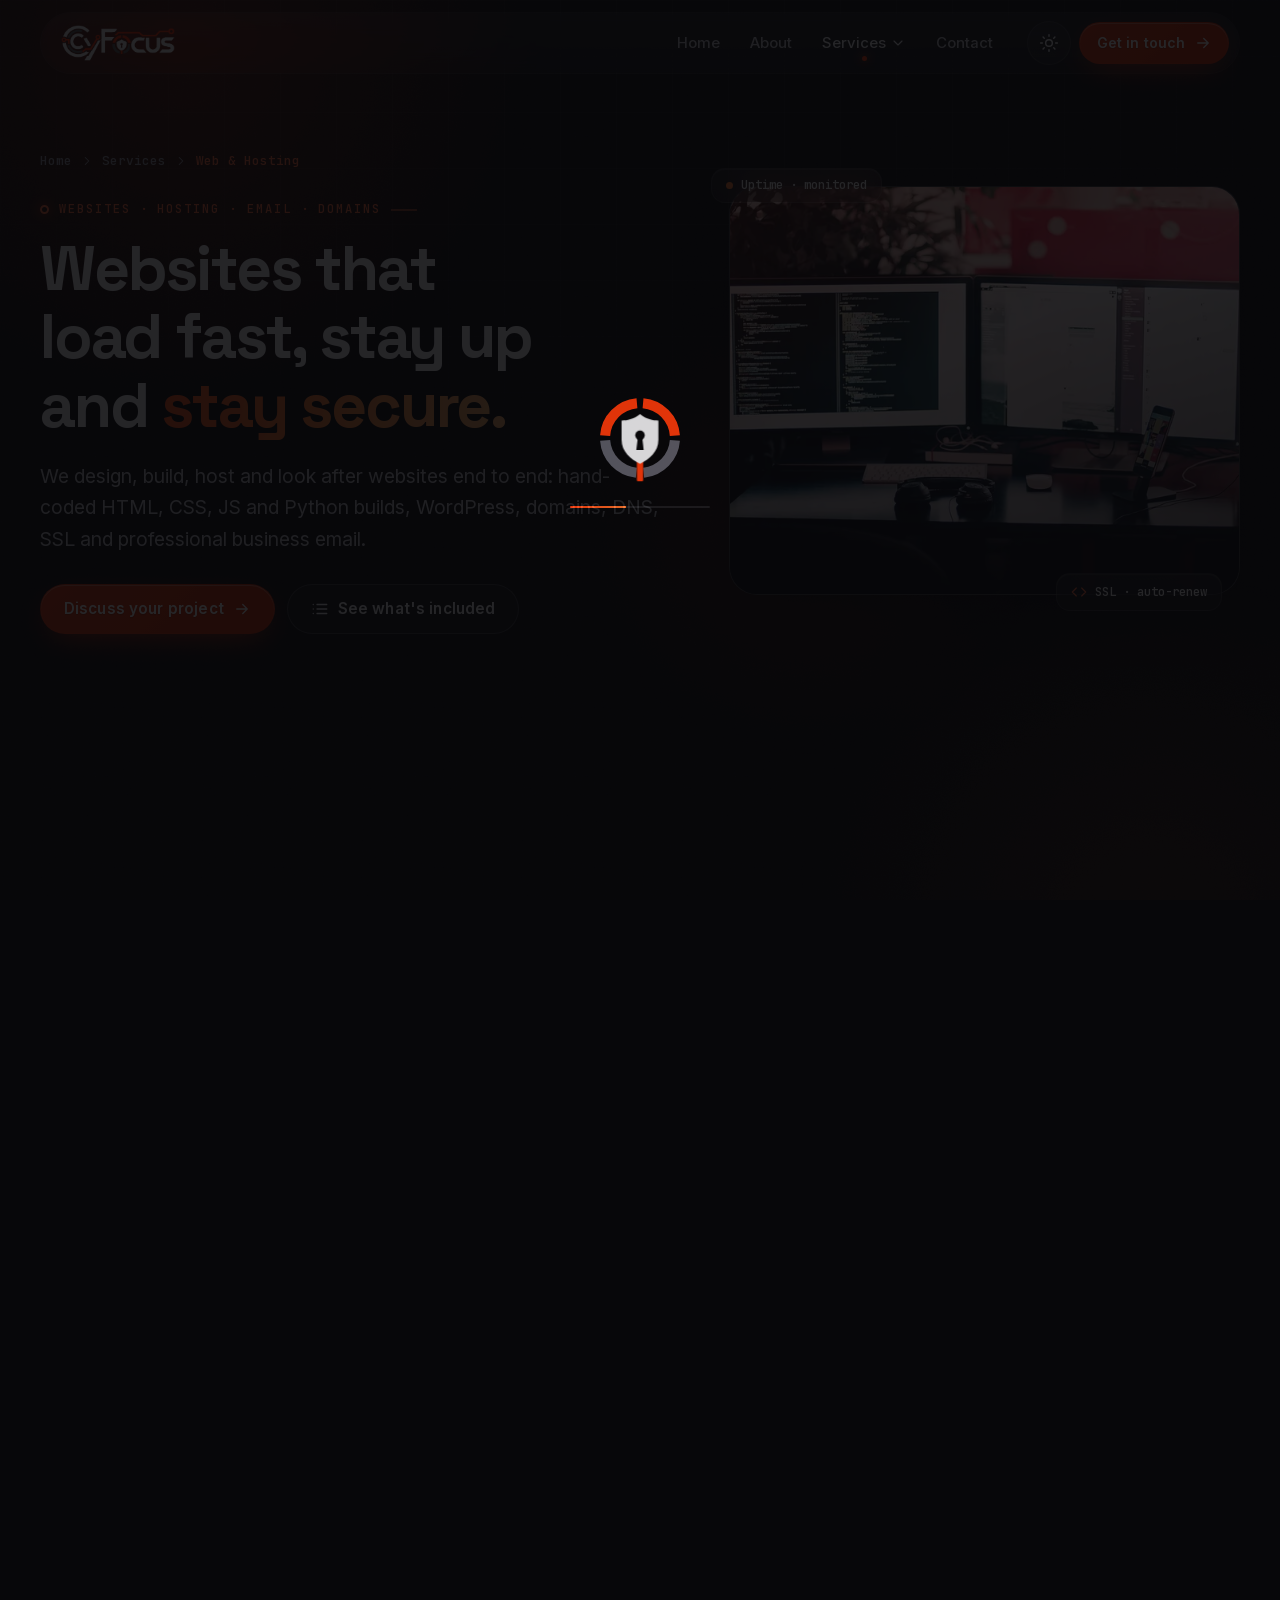
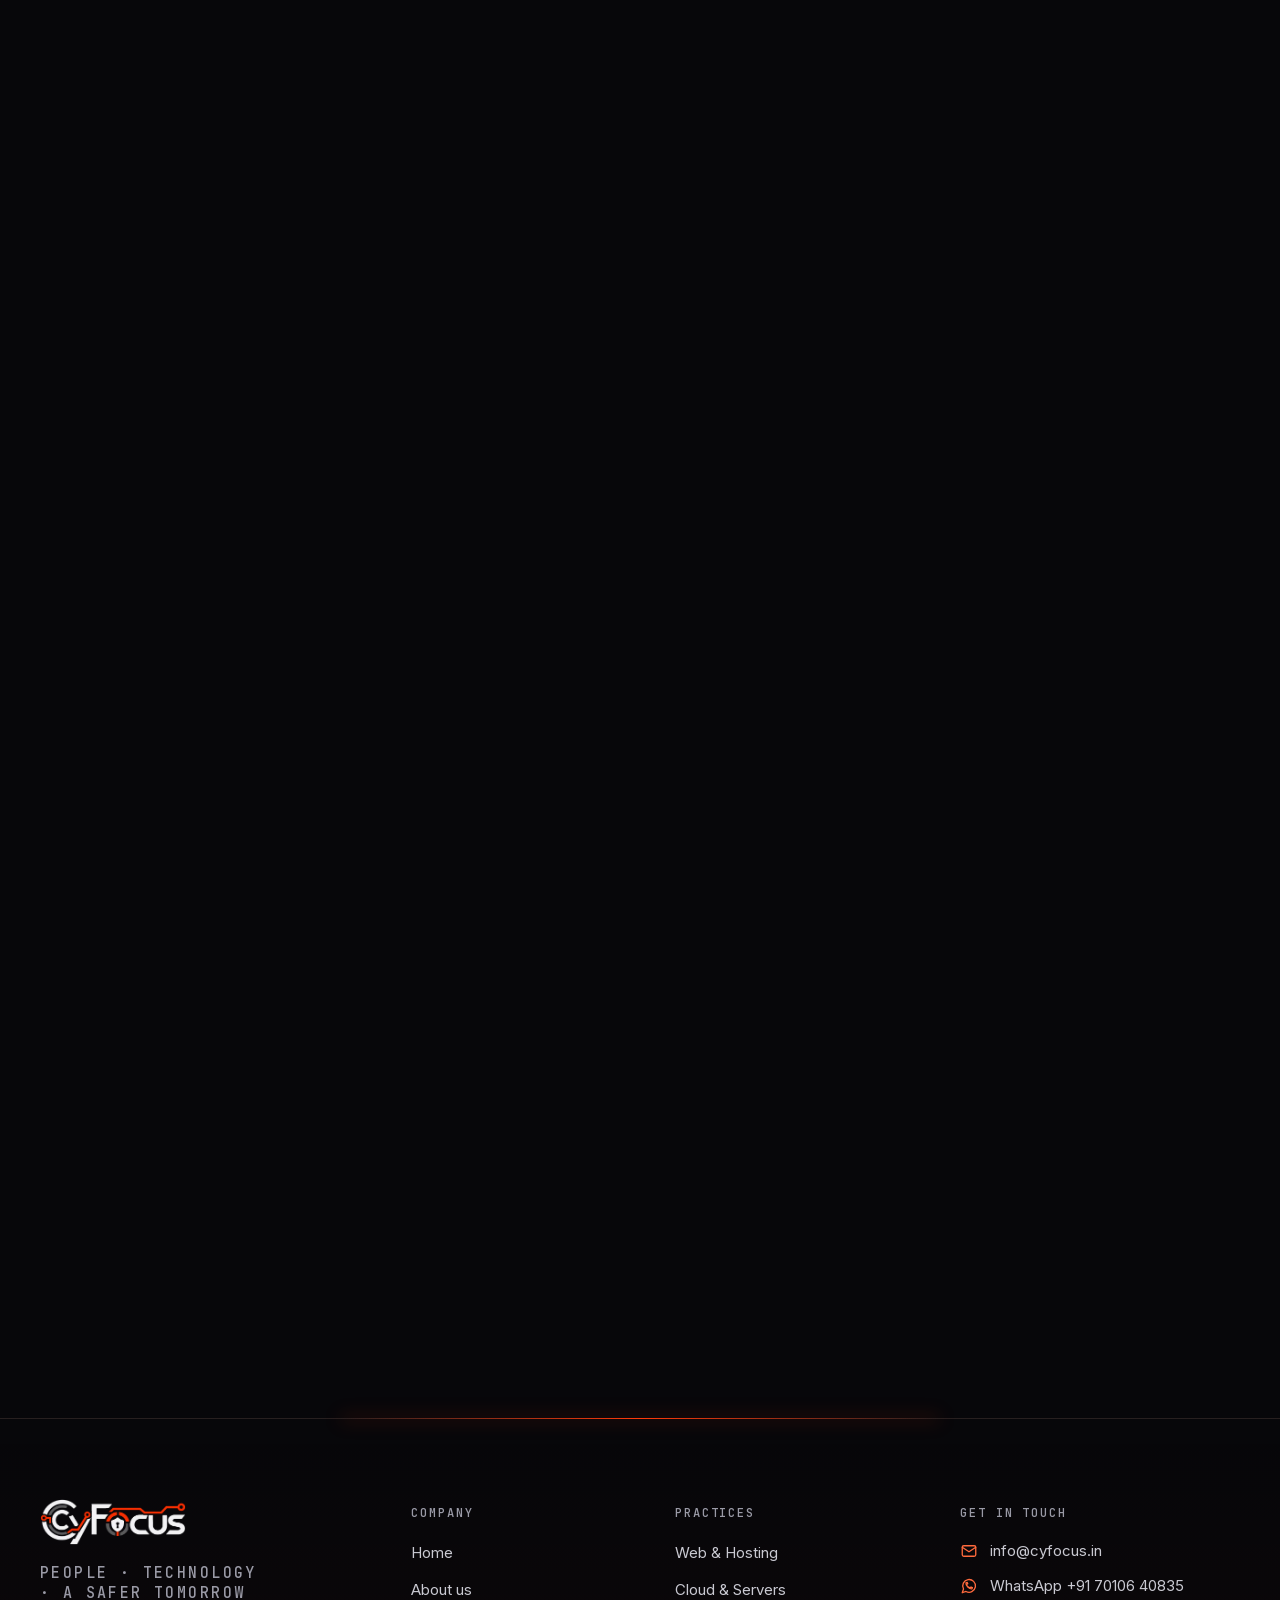
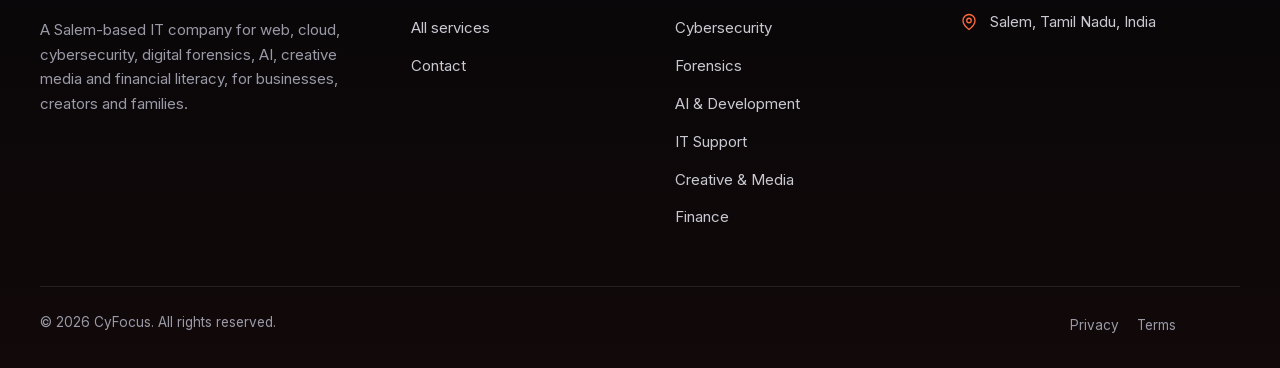
<file: web-hosting.html>
<!doctype html>
<html lang="en-IN" data-theme="dark" class="no-js">
<head>
<meta charset="utf-8">
<meta http-equiv="Content-Security-Policy" content="default-src 'none'; script-src 'self'; style-src 'self'; font-src 'self'; img-src 'self' data:; manifest-src 'self'; connect-src 'self'; frame-src https://maps.google.com https://www.google.com; form-action 'self' mailto:; base-uri 'none'; object-src 'none'; upgrade-insecure-requests; require-trusted-types-for 'script'; trusted-types 'none'">
<meta name="referrer" content="strict-origin-when-cross-origin">
<meta name="robots" content="index, follow, noarchive, max-image-preview:large, max-snippet:-1">
<meta name="viewport" content="width=device-width, initial-scale=1, viewport-fit=cover">
<meta name="format-detection" content="telephone=no">
<title>Web Development &amp; Hosting in Salem | CyFocus</title>
<meta name="description" content="Everything your online presence runs on: the website, the hosting behind it, your domain, DNS, SSL and email. CyFocus, Salem, Tamil Nadu.">
<link rel="canonical" href="https://cyfocus.in/web-hosting.html">
<meta name="theme-color" content="#07070A">
<meta name="author" content="CyFocus">
<meta property="og:type" content="website">
<meta property="og:site_name" content="CyFocus">
<meta property="og:locale" content="en_IN">
<meta property="og:title" content="Web Development &amp; Hosting in Salem | CyFocus">
<meta property="og:description" content="Everything your online presence runs on: the website, the hosting behind it, your domain, DNS, SSL and email. CyFocus, Salem, Tamil Nadu.">
<meta property="og:url" content="https://cyfocus.in/web-hosting.html">
<meta property="og:image" content="https://cyfocus.in/assets/img/brand/og-image.jpg">
<meta property="og:image:width" content="1200">
<meta property="og:image:height" content="630">
<meta property="og:image:alt" content="CyFocus logo on a dark glass background">
<meta name="twitter:card" content="summary_large_image">
<meta name="twitter:title" content="Web Development &amp; Hosting in Salem | CyFocus">
<meta name="twitter:description" content="Everything your online presence runs on: the website, the hosting behind it, your domain, DNS, SSL and email. CyFocus, Salem, Tamil Nadu.">
<meta name="twitter:image" content="https://cyfocus.in/assets/img/brand/og-image.jpg">
<link rel="icon" href="favicon.ico" sizes="any">
<link rel="icon" type="image/png" sizes="32x32" href="assets/img/brand/favicon-32.png">
<link rel="apple-touch-icon" href="assets/img/brand/apple-touch-icon.png">
<link rel="manifest" href="site.webmanifest">
<script src="assets/js/boot.js?v=2026101606"></script>
<link rel="preload" href="assets/fonts/inter-latin.woff2" as="font" type="font/woff2" crossorigin>
<link rel="preload" href="assets/fonts/space-grotesk-latin.woff2" as="font" type="font/woff2" crossorigin>
<link rel="stylesheet" href="assets/css/style.css?v=2026101606">
<script type="application/ld+json">{"@context":"https://schema.org","@graph":[{"@type":"WebPage","@id":"https://cyfocus.in/web-hosting.html#webpage","url":"https://cyfocus.in/web-hosting.html","name":"Web Development & Hosting in Salem | CyFocus","description":"Everything your online presence runs on: the website, the hosting behind it, your domain, DNS, SSL and email. CyFocus, Salem, Tamil Nadu.","inLanguage":"en-IN","isPartOf":{"@id":"https://cyfocus.in/#website"},"publisher":{"@id":"https://cyfocus.in/#organization"},"breadcrumb":{"@id":"https://cyfocus.in/web-hosting.html#breadcrumb"}},{"@type":"BreadcrumbList","@id":"https://cyfocus.in/web-hosting.html#breadcrumb","itemListElement":[{"@type":"ListItem","position":1,"name":"Home","item":"https://cyfocus.in/"},{"@type":"ListItem","position":2,"name":"Web & Hosting","item":"https://cyfocus.in/web-hosting.html"}]},{"@type":"Service","@id":"https://cyfocus.in/web-hosting.html#service","name":"Web development and hosting","serviceType":"Web development and hosting","description":"Websites, hosting, domains, DNS, SSL and business email.","url":"https://cyfocus.in/web-hosting.html","provider":{"@id":"https://cyfocus.in/#organization"},"areaServed":{"@type":"Country","name":"India"}}]}</script>
</head>
<body data-page="web-hosting">
<script src="assets/js/icons.js?v=2026101606" defer></script>
<a class="skip-link" href="#main">Skip to content</a>
<div class="bg-scene" aria-hidden="true"><span class="orb orb-1"></span><span class="orb orb-2"></span><span class="orb orb-3"></span><span class="bg-grid"></span><span class="bg-noise"></span></div>
<div class="preloader" aria-hidden="true"><div class="preloader-inner"><svg class="emblem-svg" viewBox="0 0 100 100" aria-hidden="true" focusable="false"><g><path class="em-arc em-o" pathLength="1" d="M12.09 47.35A38 38 0 0 1 46.69 12.14"/><path class="em-arc em-o" pathLength="1" d="M53.31 12.14A38 38 0 0 1 87.91 47.35"/><path class="em-arc em-g" pathLength="1" d="M87.91 52.65A38 38 0 0 1 53.97 87.79"/><path class="em-arc em-g" pathLength="1" d="M46.03 87.79A38 38 0 0 1 12.09 52.65"/></g><rect class="em-bar" x="46.6" y="72" width="6.8" height="25" rx="1"/><path class="em-shield" d="M50 24C57 29.5 64 31 70 31V52C70 65 60 73 50 78C40 73 30 65 30 52V31C36 31 43 29.5 50 24Z"/><circle class="em-key" cx="50" cy="47" r="5.2"/><path class="em-key" d="M47.6 50h4.8l1.6 13h-8z"/></svg><div class="preloader-bar"><span></span></div></div></div>
<div class="page-veil" aria-hidden="true"></div>
<div class="scroll-progress" aria-hidden="true"></div>
<header class="site-header">
  <div class="bar">
    <a class="brand" href="/" aria-label="CyFocus home"><img class="logo logo--dark" src="assets/img/brand/logo-dark.webp" width="320" height="101" alt="CyFocus"><img class="logo logo--light" src="assets/img/brand/logo-light.webp" width="320" height="101" alt="CyFocus"></a>
    <nav class="nav" aria-label="Primary">
      <a href="/">Home</a>
      <a href="about.html">About</a>
      <div class="has-mega">
        <button class="nav-btn is-current" type="button" aria-expanded="false" aria-controls="mega-services">Services <svg class="ico" aria-hidden="true"><use href="#i-chevron-down"/></svg></button>
        <div class="mega glass" id="mega-services">
          <div class="mega-grid"><a href="web-hosting.html" aria-current="page"><span class="mi"><svg class="ico" aria-hidden="true"><use href="#i-code"/></svg></span><span><strong>Web &amp; Hosting</strong><small>Websites, WordPress, domains, DNS, SSL and business email.</small></span></a><a href="cloud.html"><span class="mi"><svg class="ico" aria-hidden="true"><use href="#i-cloud"/></svg></span><span><strong>Cloud &amp; Servers</strong><small>AWS, Azure, GCP, VPS, backups, monitoring and hypervisors.</small></span></a><a href="security.html"><span class="mi"><svg class="ico" aria-hidden="true"><use href="#i-shield"/></svg></span><span><strong>Cybersecurity</strong><small>Ethical hacking, Wazuh SIEM &amp; XDR, OSINT and network security.</small></span></a><a href="forensics.html"><span class="mi"><svg class="ico" aria-hidden="true"><use href="#i-fingerprint"/></svg></span><span><strong>Forensics</strong><small>Computer, mobile and cloud forensics, plus data recovery.</small></span></a><a href="ai-dev.html"><span class="mi"><svg class="ico" aria-hidden="true"><use href="#i-sparkles"/></svg></span><span><strong>AI &amp; Development</strong><small>Local and cloud AI hosting, ML, Python and vibe coding.</small></span></a><a href="it-support.html"><span class="mi"><svg class="ico" aria-hidden="true"><use href="#i-monitor"/></svg></span><span><strong>IT Support</strong><small>Windows, Linux, macOS, home NAS, networking and Tally.</small></span></a><a href="creative.html"><span class="mi"><svg class="ico" aria-hidden="true"><use href="#i-palette"/></svg></span><span><strong>Creative &amp; Media</strong><small>Book publishing, YouTube, photo and video editing, design.</small></span></a><a href="finance.html"><span class="mi"><svg class="ico" aria-hidden="true"><use href="#i-trending-up"/></svg></span><span><strong>Finance</strong><small>Investing, insurance, debt and emergency-fund education.</small></span></a></div>
          <div class="mega-foot"><span>Not sure where to start? <a class="link-arrow" href="contact.html">Talk to us</a></span><a class="link-arrow" href="services.html">All 75+ services <svg class="ico" aria-hidden="true"><use href="#i-arrow-right"/></svg></a></div>
        </div>
      </div>
      <a href="contact.html">Contact</a>
    </nav>
    <div class="nav-actions">
      <button class="icon-btn theme-toggle" type="button" data-theme-toggle aria-label="Switch to light theme"><svg class="ico i-sun" aria-hidden="true"><use href="#i-sun"/></svg><svg class="ico i-moon" aria-hidden="true"><use href="#i-moon"/></svg></button>
      <a class="btn btn-primary btn-sm" href="contact.html">Get in touch <svg class="ico ico-move" aria-hidden="true"><use href="#i-arrow-right"/></svg></a>
      <button class="icon-btn menu-toggle" type="button" aria-expanded="false" aria-controls="drawer" aria-label="Open menu"><svg class="ico" aria-hidden="true"><use href="#i-menu"/></svg></button>
    </div>
  </div>
</header>
<div class="drawer" id="drawer" role="dialog" aria-modal="true" aria-label="Site menu">
  <div class="drawer-head">
    <a class="brand" href="/" aria-label="CyFocus home"><img class="logo logo--dark" src="assets/img/brand/logo-dark.webp" width="320" height="101" alt="CyFocus"><img class="logo logo--light" src="assets/img/brand/logo-light.webp" width="320" height="101" alt="CyFocus"></a>
    <div class="u-flex8">
      <button class="icon-btn theme-toggle" type="button" data-theme-toggle aria-label="Switch to light theme"><svg class="ico i-sun" aria-hidden="true"><use href="#i-sun"/></svg><svg class="ico i-moon" aria-hidden="true"><use href="#i-moon"/></svg></button>
      <button class="icon-btn" type="button" data-drawer-close aria-label="Close menu"><svg class="ico" aria-hidden="true"><use href="#i-x"/></svg></button>
    </div>
  </div>
  <nav class="drawer-nav" aria-label="Mobile">
    <a href="/">Home <svg class="ico" aria-hidden="true"><use href="#i-arrow-up-right"/></svg></a>
    <a href="about.html">About <svg class="ico" aria-hidden="true"><use href="#i-arrow-up-right"/></svg></a>
    <button class="d-btn" type="button" aria-expanded="false" aria-controls="d-services">Services <svg class="ico" aria-hidden="true"><use href="#i-chevron-down"/></svg></button>
    <div class="d-sub" id="d-services"><div>
      <a href="services.html"><span class="mi"><svg class="ico" aria-hidden="true"><use href="#i-grid"/></svg></span>All services</a>
      <a href="web-hosting.html"><span class="mi"><svg class="ico" aria-hidden="true"><use href="#i-code"/></svg></span>Web &amp; Hosting</a><a href="cloud.html"><span class="mi"><svg class="ico" aria-hidden="true"><use href="#i-cloud"/></svg></span>Cloud &amp; Servers</a><a href="security.html"><span class="mi"><svg class="ico" aria-hidden="true"><use href="#i-shield"/></svg></span>Cybersecurity</a><a href="forensics.html"><span class="mi"><svg class="ico" aria-hidden="true"><use href="#i-fingerprint"/></svg></span>Forensics</a><a href="ai-dev.html"><span class="mi"><svg class="ico" aria-hidden="true"><use href="#i-sparkles"/></svg></span>AI &amp; Development</a><a href="it-support.html"><span class="mi"><svg class="ico" aria-hidden="true"><use href="#i-monitor"/></svg></span>IT Support</a><a href="creative.html"><span class="mi"><svg class="ico" aria-hidden="true"><use href="#i-palette"/></svg></span>Creative &amp; Media</a><a href="finance.html"><span class="mi"><svg class="ico" aria-hidden="true"><use href="#i-trending-up"/></svg></span>Finance</a>
    </div></div>
    <a href="contact.html">Contact <svg class="ico" aria-hidden="true"><use href="#i-arrow-up-right"/></svg></a>
  </nav>
  <div class="drawer-foot">
    <a class="btn btn-primary btn-block" href="contact.html">Get in touch <svg class="ico ico-move" aria-hidden="true"><use href="#i-arrow-right"/></svg></a>
    <div class="contact-mini"><a href="mailto:info@cyfocus.in">info@cyfocus.in</a><a href="https://wa.me/917010640835" target="_blank" rel="noopener">WhatsApp +91 70106 40835</a></div>
  </div>
</div>
<main id="main">
<section class="page-hero">
  <div class="container page-hero-grid">
    <div>
      <div data-reveal><nav class="breadcrumb" aria-label="Breadcrumb"><a href="/">Home</a><svg class="ico" aria-hidden="true"><use href="#i-chevron-right"/></svg><a href="services.html">Services</a><svg class="ico" aria-hidden="true"><use href="#i-chevron-right"/></svg><span aria-current="page">Web &amp; Hosting</span></nav></div>
      <span class="eyebrow u-i1" data-reveal>Websites · Hosting · Email · Domains</span>
      <h1 class="u-i2" data-reveal>Websites that load fast, stay up and <span class="grad-text">stay secure.</span></h1>
      <p class="lead u-i3" data-reveal>We design, build, host and look after websites end to end: hand-coded HTML, CSS, JS and Python builds, WordPress, domains, DNS, SSL and professional business email.</p>
      <div class="hero-cta u-m0 u-i4" data-reveal>
        <a class="btn btn-primary" href="contact.html?service=web-hosting">Discuss your project <svg class="ico ico-move" aria-hidden="true"><use href="#i-arrow-right"/></svg></a>
        <a class="btn btn-ghost" href="#services"><svg class="ico" aria-hidden="true"><use href="#i-list"/></svg> See what's included</a>
      </div>
    </div>
    <div class="hero-media u-i2" data-reveal="zoom">
      <div class="media"><img src="assets/img/photos/web-hosting-1200.webp" srcset="assets/img/photos/web-hosting-800.webp 800w, assets/img/photos/web-hosting-1200.webp 1200w" sizes="(max-width: 992px) 100vw, 600px" width="1200" height="797" alt="Developer workstation with code on two monitors" fetchpriority="high" decoding="async"></div>
      <div class="float-chip glass chip-a"><span class="live"></span>Uptime · monitored</div>
      <div class="float-chip glass chip-c"><svg class="ico" aria-hidden="true"><use href="#i-code"/></svg>SSL · auto-renew</div>
    </div>
  </div>
</section>

<section class="section" id="services">
  <div class="container">
    <div class="section-head split-head" data-reveal><div><span class="eyebrow">What we do</span><h2>From first line of code to the inbox.</h2><p>Pick one service or let us run the whole stack. Either way, it is documented, secured and monitored.</p></div><a class="link-arrow" href="services.html#web-hosting">View in catalogue <svg class="ico" aria-hidden="true"><use href="#i-arrow-right"/></svg></a></div>
    <div class="grid grid-3" data-stagger>
      <article class="card glass spot" data-reveal data-tilt><span class="card-icon"><svg class="ico" aria-hidden="true"><use href="#i-code"/></svg></span><h3>Website Development</h3><p>Hand-coded, responsive websites in HTML, CSS, JavaScript and Python, built for speed, SEO and accessibility.</p></article>
      <article class="card glass spot" data-reveal data-tilt><span class="card-icon"><svg class="ico" aria-hidden="true"><use href="#i-globe"/></svg></span><h3>Website Hosting &amp; Management</h3><p>Hosting setup, migrations, updates, uptime monitoring and performance tuning, all handled for you.</p></article>
      <article class="card glass spot" data-reveal data-tilt><span class="card-icon"><svg class="ico" aria-hidden="true"><use href="#i-layers"/></svg></span><h3>WordPress Hosting &amp; Management</h3><p>Secure WordPress installs, theme and plugin updates, malware clean-up, backups and speed optimisation.</p></article>
      <article class="card glass spot" data-reveal data-tilt><span class="card-icon"><svg class="ico" aria-hidden="true"><use href="#i-server"/></svg></span><h3>Hostinger Management</h3><p>Shared, cloud and VPS plans on Hostinger set up properly, with hPanel, email, SSL and backups configured.</p></article>
      <article class="card glass spot" data-reveal data-tilt><span class="card-icon"><svg class="ico" aria-hidden="true"><use href="#i-globe"/></svg></span><h3>Domain Management</h3><p>Registration, transfers, renewals, WHOIS privacy and registrar locks so your brand never lapses.</p></article>
      <article class="card glass spot" data-reveal data-tilt><span class="card-icon"><svg class="ico" aria-hidden="true"><use href="#i-network"/></svg></span><h3>DNS Management</h3><p>A, CNAME, MX, TXT, SPF, DKIM and DMARC records configured cleanly, with zero-downtime changes.</p></article>
      <article class="card glass spot" data-reveal data-tilt><span class="card-icon"><svg class="ico" aria-hidden="true"><use href="#i-lock"/></svg></span><h3>SSL / TLS Certificates</h3><p>Free and commercial certificates, auto-renewal, HTTPS redirects and HSTS hardening.</p></article>
      <article class="card glass spot" data-reveal data-tilt><span class="card-icon"><svg class="ico" aria-hidden="true"><use href="#i-zap"/></svg></span><h3>Cloudflare Setup</h3><p>CDN, DNS, WAF rules, caching, bot protection and Zero Trust tunnels tuned for your site.</p></article>
      <article class="card glass spot" data-reveal data-tilt><span class="card-icon"><svg class="ico" aria-hidden="true"><use href="#i-sliders"/></svg></span><h3>cPanel Administration</h3><p>Accounts, databases, email, cron jobs, backups and security settings managed in cPanel and WHM.</p></article>
      <article class="card glass spot" data-reveal data-tilt><span class="card-icon"><svg class="ico" aria-hidden="true"><use href="#i-terminal"/></svg></span><h3>CloudPanel on Ubuntu</h3><p>Lean hosting stacks on Ubuntu with CloudPanel, Nginx, PHP-FPM and MySQL, configured and hardened.</p></article>
      <article class="card glass spot" data-reveal data-tilt><span class="card-icon"><svg class="ico" aria-hidden="true"><use href="#i-mail"/></svg></span><h3>Email Management</h3><p>Mailboxes, aliases, forwarders, spam filtering and deliverability monitoring for your domain.</p></article>
      <article class="card glass spot" data-reveal data-tilt><span class="card-icon"><svg class="ico" aria-hidden="true"><use href="#i-at"/></svg></span><h3>Custom Email Setup &amp; Troubleshooting</h3><p>Professional @yourdomain email on every device, plus fixes for bounces, spam-folder and sync issues.</p></article>
      <article class="card glass spot" data-reveal data-tilt><span class="card-icon"><svg class="ico" aria-hidden="true"><use href="#i-grid"/></svg></span><h3>Microsoft 365</h3><p>Tenant setup, licences, Exchange Online, Teams, OneDrive, SharePoint and security defaults.</p></article>
      <article class="card glass spot" data-reveal data-tilt><span class="card-icon"><svg class="ico" aria-hidden="true"><use href="#i-git"/></svg></span><h3>GitHub Management</h3><p>Repositories, organisations, branch protection, Actions CI/CD, secrets and access reviews.</p></article>
    </div>
  </div>
</section>

<section class="section-tight">
  <div class="container">
    <div class="glass u-pad-lg" data-reveal>
      <span class="eyebrow">Platforms &amp; tools</span>
      <h2 class="u-title-md">The stack we build and host on</h2>
      <div class="chips"><span class="chip"><span class="dot"></span>HTML5</span><span class="chip"><span class="dot"></span>CSS3</span><span class="chip"><span class="dot"></span>JavaScript</span><span class="chip"><span class="dot"></span>Python</span><span class="chip"><span class="dot"></span>WordPress</span><span class="chip"><span class="dot"></span>Hostinger</span><span class="chip"><span class="dot"></span>cPanel / WHM</span><span class="chip"><span class="dot"></span>CloudPanel</span><span class="chip"><span class="dot"></span>Ubuntu</span><span class="chip"><span class="dot"></span>Nginx</span><span class="chip"><span class="dot"></span>Cloudflare</span><span class="chip"><span class="dot"></span>Let's Encrypt</span><span class="chip"><span class="dot"></span>Microsoft 365</span><span class="chip"><span class="dot"></span>GitHub</span></div>
    </div>
  </div>
</section>
<section class="section">
  <div class="container">
    <div class="section-head center" data-reveal><span class="eyebrow">Process</span><h2>How we work with you.</h2></div>
    <ol class="steps" data-stagger><li class="step" data-reveal><div class="step-card glass"><span class="step-num" aria-hidden="true">01</span><span class="step-icon"><svg class="ico" aria-hidden="true"><use href="#i-compass"/></svg></span><h3>Discover</h3><p>We listen, audit what you already have and understand your goals.</p></div></li><li class="step" data-reveal><div class="step-card glass"><span class="step-num" aria-hidden="true">02</span><span class="step-icon"><svg class="ico" aria-hidden="true"><use href="#i-map"/></svg></span><h3>Plan</h3><p>A clear scope, timeline and quote, so there are no surprises.</p></div></li><li class="step" data-reveal><div class="step-card glass"><span class="step-num" aria-hidden="true">03</span><span class="step-icon"><svg class="ico" aria-hidden="true"><use href="#i-wrench"/></svg></span><h3>Build &amp; secure</h3><p>We implement, harden and document everything we touch.</p></div></li><li class="step" data-reveal><div class="step-card glass"><span class="step-num" aria-hidden="true">04</span><span class="step-icon"><svg class="ico" aria-hidden="true"><use href="#i-activity"/></svg></span><h3>Monitor &amp; support</h3><p>Ongoing monitoring, backups and a team that answers.</p></div></li></ol>
  </div>
</section>
<section class="section u-pt0">
  <div class="container">
    <div class="section-head center" data-reveal><span class="eyebrow">FAQ</span><h2>Web &amp; Hosting questions.</h2></div>
    <div class="faq" data-stagger><details class="glass-lite" data-reveal><summary>Can you move my existing website to a new host?<span class="pm" aria-hidden="true"></span></summary><div class="answer"><p>Yes. We plan the migration, copy files and databases, test everything on a staging URL, then switch DNS with minimal or zero downtime.</p></div></details><details class="glass-lite" data-reveal><summary>Do you build with WordPress or custom code?<span class="pm" aria-hidden="true"></span></summary><div class="answer"><p>Both. WordPress suits sites where you edit content often. Hand-coded HTML, CSS and JS suits sites where speed, security and low running costs matter most. We will recommend the right fit.</p></div></details><details class="glass-lite" data-reveal><summary>Will my business email keep working during changes?<span class="pm" aria-hidden="true"></span></summary><div class="answer"><p>Yes. We map your MX, SPF, DKIM and DMARC records before touching DNS, so mail keeps flowing without interruption.</p></div></details><details class="glass-lite" data-reveal><summary>Do you offer ongoing maintenance?<span class="pm" aria-hidden="true"></span></summary><div class="answer"><p>Yes. Monthly care plans cover updates, backups, uptime monitoring, security scans and small content changes.</p></div></details></div>
  </div>
</section>
<section class="section-tight">
  <div class="container">
    <div class="cta-band glass" data-reveal="zoom">
      <svg class="cta-circuit" viewBox="0 0 600 300" fill="none" aria-hidden="true"><path d="M600 60H420l-40 40H260" stroke="url(#ctaG)" stroke-width="2"/><path d="M600 150H470l-30 30H330" stroke="url(#ctaG)" stroke-width="2"/><path d="M600 240H500l-40-40H380" stroke="url(#ctaG)" stroke-width="2"/><circle cx="260" cy="100" r="6" stroke="#FF3B0A" stroke-width="2.5"/><circle cx="330" cy="180" r="6" stroke="#FF3B0A" stroke-width="2.5"/><circle cx="380" cy="200" r="6" stroke="#FF7A2F" stroke-width="2.5"/><defs><linearGradient id="ctaG" x1="600" x2="250" y1="0" y2="0" gradientUnits="userSpaceOnUse"><stop stop-color="#FF3B0A" stop-opacity="0"/><stop offset="1" stop-color="#FF3B0A"/></linearGradient></defs></svg>
      <div class="u-rel">
        <span class="eyebrow">Let's talk</span>
        <h2>Ready for a faster, safer website?</h2>
        <p>Tell us about your site, domain or email and we will suggest the simplest path forward.</p>
      </div>
      <div class="cta-actions">
        <a class="btn btn-primary" href="contact.html?service=web-hosting">Start a conversation <svg class="ico ico-move" aria-hidden="true"><use href="#i-arrow-right"/></svg></a>
        <a class="btn btn-ghost" href="https://wa.me/917010640835" target="_blank" rel="noopener"><svg class="ico" aria-hidden="true"><use href="#i-chat"/></svg> WhatsApp us</a>
      </div>
    </div>
  </div>
</section>
</main>
<footer class="site-footer">
  <div class="container">
    <div class="footer-grid">
      <div class="footer-brand">
        <a href="/" aria-label="CyFocus home"><img class="logo logo--dark" src="assets/img/brand/logo-dark.webp" width="320" height="101" alt="CyFocus" loading="lazy"><img class="logo logo--light" src="assets/img/brand/logo-light.webp" width="320" height="101" alt="CyFocus" loading="lazy"></a>
        <p class="footer-tag">People · Technology · A Safer Tomorrow</p>
        <p>A Salem-based IT company for web, cloud, cybersecurity, digital forensics, AI, creative media and financial literacy, for businesses, creators and families.</p>
      </div>
      <div class="footer-col">
        <h2>Company</h2>
        <ul>
          <li><a href="/">Home</a></li>
          <li><a href="about.html">About us</a></li>
          <li><a href="services.html">All services</a></li>
          <li><a href="contact.html">Contact</a></li>
        </ul>
      </div>
      <div class="footer-col">
        <h2>Practices</h2>
        <ul><li><a href="web-hosting.html">Web &amp; Hosting</a></li><li><a href="cloud.html">Cloud &amp; Servers</a></li><li><a href="security.html">Cybersecurity</a></li><li><a href="forensics.html">Forensics</a></li><li><a href="ai-dev.html">AI &amp; Development</a></li><li><a href="it-support.html">IT Support</a></li><li><a href="creative.html">Creative &amp; Media</a></li><li><a href="finance.html">Finance</a></li></ul>
      </div>
      <div class="footer-col">
        <h2>Get in touch</h2>
        <ul class="contact-list">
          <li><svg class="ico" aria-hidden="true"><use href="#i-mail"/></svg><a href="mailto:info@cyfocus.in">info@cyfocus.in</a></li>
          <li><svg class="ico" aria-hidden="true"><use href="#i-chat"/></svg><a href="https://wa.me/917010640835" target="_blank" rel="noopener">WhatsApp +91 70106 40835</a></li>
          <li><svg class="ico" aria-hidden="true"><use href="#i-map-pin"/></svg><span>Salem, Tamil Nadu, India</span></li>
        </ul>
      </div>
    </div>
    <div class="footer-bottom">
      <span>© <span data-year>2026</span> CyFocus. All rights reserved.</span>
      <nav aria-label="Legal"><a href="legal.html#privacy">Privacy</a><a href="legal.html#terms">Terms</a></nav>
    </div>
  </div>
</footer>
<button class="to-top" type="button" aria-label="Back to top"><svg class="ico" aria-hidden="true"><use href="#i-arrow-up"/></svg></button>
<div class="toast-region" aria-live="polite" aria-atomic="false"></div>
<script src="assets/js/main.js?v=2026101606" defer></script>

</body>
</html>
</file>
<file: assets/css/style.css>
/* ==========================================================================
   CyFocus — Glassmorphism UI
   Palette derived from the CyFocus logo: signal orange, ink black, silver.
   ========================================================================== */

/* ---------- Fonts (self-hosted variable fonts, SIL OFL 1.1 — see assets/fonts/LICENSE.txt) ---------- */
@font-face { font-family: "Inter"; font-style: normal; font-weight: 400 600; font-display: swap; src: url("../fonts/inter-latin-ext.woff2") format("woff2"); unicode-range: U+0100-02BA, U+02BD-02C5, U+02C7-02CC, U+02CE-02D7, U+02DD-02FF, U+0304, U+0308, U+0329, U+1D00-1DBF, U+1E00-1E9F, U+1EF2-1EFF, U+2020, U+20A0-20AB, U+20AD-20C4, U+2113, U+2C60-2C7F, U+A720-A7FF; }
@font-face { font-family: "Inter"; font-style: normal; font-weight: 400 600; font-display: swap; src: url("../fonts/inter-latin.woff2") format("woff2"); unicode-range: U+0000-00FF, U+0131, U+0152-0153, U+02BB-02BC, U+02C6, U+02DA, U+02DC, U+0304, U+0308, U+0329, U+2000-206F, U+20AC, U+2122, U+2191, U+2193, U+2212, U+2215, U+FEFF, U+FFFD; }
@font-face { font-family: "JetBrains Mono"; font-style: normal; font-weight: 400 500; font-display: swap; src: url("../fonts/jetbrains-mono-latin-ext.woff2") format("woff2"); unicode-range: U+0100-02BA, U+02BD-02C5, U+02C7-02CC, U+02CE-02D7, U+02DD-02FF, U+0304, U+0308, U+0329, U+1D00-1DBF, U+1E00-1E9F, U+1EF2-1EFF, U+2020, U+20A0-20AB, U+20AD-20C4, U+2113, U+2C60-2C7F, U+A720-A7FF; }
@font-face { font-family: "JetBrains Mono"; font-style: normal; font-weight: 400 500; font-display: swap; src: url("../fonts/jetbrains-mono-latin.woff2") format("woff2"); unicode-range: U+0000-00FF, U+0131, U+0152-0153, U+02BB-02BC, U+02C6, U+02DA, U+02DC, U+0304, U+0308, U+0329, U+2000-206F, U+20AC, U+2122, U+2191, U+2193, U+2212, U+2215, U+FEFF, U+FFFD; }
@font-face { font-family: "Space Grotesk"; font-style: normal; font-weight: 500 700; font-display: swap; src: url("../fonts/space-grotesk-latin-ext.woff2") format("woff2"); unicode-range: U+0100-02BA, U+02BD-02C5, U+02C7-02CC, U+02CE-02D7, U+02DD-02FF, U+0304, U+0308, U+0329, U+1D00-1DBF, U+1E00-1E9F, U+1EF2-1EFF, U+2020, U+20A0-20AB, U+20AD-20C4, U+2113, U+2C60-2C7F, U+A720-A7FF; }
@font-face { font-family: "Space Grotesk"; font-style: normal; font-weight: 500 700; font-display: swap; src: url("../fonts/space-grotesk-latin.woff2") format("woff2"); unicode-range: U+0000-00FF, U+0131, U+0152-0153, U+02BB-02BC, U+02C6, U+02DA, U+02DC, U+0304, U+0308, U+0329, U+2000-206F, U+20AC, U+2122, U+2191, U+2193, U+2212, U+2215, U+FEFF, U+FFFD; }

/* ---------- Tokens ---------- */
:root {
  --brand: #FF3B0A;
  --brand-2: #FF7A2F;
  --brand-3: #FFB36B;
  --brand-rgb: 255, 59, 10;
  --grad: linear-gradient(135deg, #FF3B0A 0%, #FF7A2F 100%);
  --btn-grad: linear-gradient(135deg, #DC340A 0%, #C92A04 100%); /* white text stays >= 4.5:1 (WCAG AA) across the whole gradient */
  --grad-text: linear-gradient(100deg, #FF4A14 0%, #FF7A2F 45%, #FFB36B 100%);

  --font-display: "Space Grotesk", ui-sans-serif, system-ui, -apple-system, "Segoe UI", sans-serif;
  --font-body: "Inter", ui-sans-serif, system-ui, -apple-system, "Segoe UI", Roboto, sans-serif;
  --font-mono: "JetBrains Mono", ui-monospace, SFMono-Regular, Menlo, Consolas, monospace;

  --radius-sm: 12px;
  --radius: 20px;
  --radius-lg: 28px;
  --container: 1200px;
  --gutter: clamp(16px, 4vw, 32px);
  --header-h: 84px;
  --ease: cubic-bezier(.22, 1, .36, 1);

  /* Dark (default) */
  --bg: #07070A;
  --bg-2: #0D0D12;
  --text: #F2F2F4;
  --text-2: #C9C9D1;
  --muted: #9A9AA6;
  --accent-text: #FF6A3D;
  --surface: rgba(255, 255, 255, .04);
  --surface-2: rgba(255, 255, 255, .075);
  --surface-solid: #111117;
  --border: rgba(255, 255, 255, .09);
  --border-2: rgba(255, 255, 255, .16);
  --shadow: inset 0 1px 0 rgba(255, 255, 255, .07), 0 24px 60px -24px rgba(0, 0, 0, .75);
  --glow: 0 0 0 1px rgba(var(--brand-rgb), .4), 0 10px 40px -10px rgba(var(--brand-rgb), .5);
  --orb-1: rgba(255, 59, 10, .26);
  --orb-2: rgba(255, 122, 47, .16);
  --orb-3: rgba(179, 38, 10, .22);
  --grid-line: rgba(255, 255, 255, .035);
  --em-gray: #5E5E68;
  --em-shield: #F4F4F6;
  --input-bg: rgba(255, 255, 255, .035);
  --drawer-bg: rgba(7, 7, 10, .8);
  --menu-bg: rgba(16, 16, 22, .88);
  --error: #FF7A6B;
  color-scheme: dark;
}

[data-theme="light"] {
  --bg: #F3F3F5;
  --bg-2: #EAEAEE;
  --text: #0E0E12;
  --text-2: #33333B;
  --muted: #5D5D68;
  --accent-text: #C92A04;
  --grad-text: linear-gradient(100deg, #C92A04 0%, #E23A0A 50%, #F0601A 100%);
  --surface: rgba(255, 255, 255, .5);
  --surface-2: rgba(255, 255, 255, .72);
  --surface-solid: #FFFFFF;
  --border: rgba(14, 14, 18, .08);
  --border-2: rgba(14, 14, 18, .15);
  --shadow: inset 0 1px 0 rgba(255, 255, 255, .9), 0 20px 44px -22px rgba(40, 20, 10, .22);
  --orb-1: rgba(255, 59, 10, .2);
  --orb-2: rgba(255, 122, 47, .2);
  --orb-3: rgba(255, 179, 107, .3);
  --grid-line: rgba(14, 14, 18, .05);
  --em-gray: #C9C9D0;
  --em-shield: #0E0E12;
  --input-bg: rgba(255, 255, 255, .7);
  --drawer-bg: rgba(243, 243, 245, .86);
  --menu-bg: rgba(252, 252, 253, .9);
  --error: #C0261A;
  color-scheme: light;
}

/* ---------- Base ---------- */
*, *::before, *::after { box-sizing: border-box; }
html { -webkit-text-size-adjust: 100%; scroll-behavior: smooth; scroll-padding-top: calc(var(--header-h) + 16px); }
body {
  margin: 0;
  min-height: 100vh;
  background: var(--bg);
  color: var(--text);
  font: 400 16px/1.65 var(--font-body);
  -webkit-font-smoothing: antialiased;
  -moz-osx-font-smoothing: grayscale;
  overflow-x: hidden;
  overflow-x: clip;
  transition: background-color .5s var(--ease), color .5s var(--ease);
}
img, svg, video, iframe { display: block; max-width: 100%; }
img { height: auto; }
a { color: inherit; text-decoration: none; }
button, input, select, textarea { font: inherit; color: inherit; }
button { cursor: pointer; }
h1, h2, h3, h4 { font-family: var(--font-display); font-weight: 600; line-height: 1.1; letter-spacing: -.025em; margin: 0 0 .5em; text-wrap: balance; }
h1 { font-size: clamp(2.4rem, 5.6vw, 4.4rem); font-weight: 700; letter-spacing: -.035em; }
h2 { font-size: clamp(1.9rem, 3.8vw, 3rem); }
h3 { font-size: 1.2rem; letter-spacing: -.015em; }
p { margin: 0 0 1em; }
ul, ol { margin: 0; }
::selection { background: rgba(var(--brand-rgb), .35); color: var(--text); }
:focus-visible { outline: 2px solid var(--brand-2); outline-offset: 3px; border-radius: 8px; }
.ico { width: 1.25em; height: 1.25em; flex: none; }
[hidden] { display: none !important; }
input[type="search"]::-webkit-search-cancel-button, input[type="search"]::-webkit-search-decoration { -webkit-appearance: none; appearance: none; }
.sr-only { position: absolute !important; width: 1px; height: 1px; padding: 0; margin: -1px; overflow: hidden; clip: rect(0 0 0 0); white-space: nowrap; border: 0; }
.skip-link { position: fixed; left: 16px; top: -60px; z-index: 200; padding: 10px 16px; border-radius: 12px; background: var(--btn-grad); color: #fff; font-weight: 600; transition: top .2s; }
.skip-link:focus { top: 16px; }
.container { width: 100%; max-width: calc(var(--container) + var(--gutter) * 2); padding-inline: var(--gutter); margin-inline: auto; }
.muted { color: var(--muted); }
.accent { color: var(--accent-text); }
.mono { font-family: var(--font-mono); }
.center { text-align: center; }
.grad-text { background: var(--grad-text); -webkit-background-clip: text; background-clip: text; color: transparent; -webkit-text-fill-color: transparent; }
.glow-text { filter: drop-shadow(0 0 22px rgba(var(--brand-rgb), .35)); }

/* Theme-swapped images */
.logo--light, .sig--light { display: none; }
[data-theme="light"] .logo--dark, [data-theme="light"] .sig--dark { display: none; }
[data-theme="light"] .logo--light, [data-theme="light"] .sig--light { display: block; }

/* ---------- Background scene ---------- */
.bg-scene { position: fixed; inset: 0; z-index: -1; overflow: hidden; pointer-events: none; }
.orb { position: absolute; width: 64vmax; height: 64vmax; border-radius: 50%; background: radial-gradient(circle at center, var(--c) 0%, transparent 62%); will-change: transform; animation: drift 30s var(--ease) infinite alternate; }
.orb-1 { --c: var(--orb-1); top: -28vmax; left: -18vmax; }
.orb-2 { --c: var(--orb-2); bottom: -34vmax; right: -22vmax; animation-duration: 36s; animation-delay: -9s; }
.orb-3 { --c: var(--orb-3); top: 28%; left: 42%; width: 42vmax; height: 42vmax; animation-duration: 42s; animation-delay: -18s; }
@keyframes drift {
  0% { transform: translate3d(0, 0, 0) scale(1); }
  50% { transform: translate3d(6vmax, 4vmax, 0) scale(1.08); }
  100% { transform: translate3d(-4vmax, 8vmax, 0) scale(.94); }
}
.bg-grid { position: absolute; inset: 0; background-image: linear-gradient(var(--grid-line) 1px, transparent 1px), linear-gradient(90deg, var(--grid-line) 1px, transparent 1px); background-size: 56px 56px; -webkit-mask-image: radial-gradient(ellipse 90% 70% at 50% 0%, #000 25%, transparent 80%); mask-image: radial-gradient(ellipse 90% 70% at 50% 0%, #000 25%, transparent 80%); }
.bg-noise { position: absolute; inset: 0; opacity: .05; background-image: url("data:image/svg+xml,%3Csvg xmlns='http://www.w3.org/2000/svg' width='160' height='160'%3E%3Cfilter id='n'%3E%3CfeTurbulence type='fractalNoise' baseFrequency='.85' numOctaves='2' stitchTiles='stitch'/%3E%3C/filter%3E%3Crect width='100%25' height='100%25' filter='url(%23n)'/%3E%3C/svg%3E"); }
[data-theme="light"] .bg-noise { opacity: .035; }

/* ---------- Glass ---------- */
.glass, .glass-lite {
  position: relative;
  background: linear-gradient(180deg, var(--surface-2), var(--surface));
  border: 1px solid var(--border);
  border-radius: var(--radius);
  box-shadow: var(--shadow);
}
.glass { -webkit-backdrop-filter: blur(18px) saturate(160%); backdrop-filter: blur(18px) saturate(160%); }
@supports not ((backdrop-filter: blur(1px)) or (-webkit-backdrop-filter: blur(1px))) {
  .glass { background: var(--surface-solid); }
}

/* Cursor spotlight + glowing edge */
.spot { --mx: 50%; --my: 50%; }
.spot::before, .spot::after { content: ""; position: absolute; border-radius: inherit; pointer-events: none; opacity: 0; transition: opacity .45s var(--ease); }
.spot::before { inset: 0; background: radial-gradient(420px circle at var(--mx) var(--my), rgba(var(--brand-rgb), .13), transparent 45%); }
.spot::after {
  inset: -1px; padding: 1px;
  background: radial-gradient(280px circle at var(--mx) var(--my), rgba(255, 122, 47, .9), transparent 45%);
  -webkit-mask: linear-gradient(#000 0 0) content-box, linear-gradient(#000 0 0);
  -webkit-mask-composite: xor;
  mask: linear-gradient(#000 0 0) content-box, linear-gradient(#000 0 0);
  mask-composite: exclude;
}
.spot:hover::before, .spot:hover::after, .spot:focus-within::before, .spot:focus-within::after { opacity: 1; }
.spot > * { position: relative; z-index: 1; }

/* ---------- Buttons ---------- */
.btn {
  --h: 50px;
  position: relative; isolation: isolate; overflow: hidden;
  display: inline-flex; align-items: center; justify-content: center; gap: .6em;
  height: var(--h); padding: 0 1.5em;
  border-radius: 999px; border: 1px solid transparent;
  font: 600 .95rem/1 var(--font-body); letter-spacing: .01em; white-space: nowrap;
  transition: transform .35s var(--ease), box-shadow .35s var(--ease), background-color .3s, border-color .3s, color .3s;
}
.btn::after { content: ""; position: absolute; inset: 0; z-index: -1; background: linear-gradient(110deg, transparent 30%, rgba(255, 255, 255, .35) 50%, transparent 70%); transform: translateX(-130%); transition: transform .8s var(--ease); }
.btn:hover::after { transform: translateX(130%); }
.btn .ico { width: 18px; height: 18px; transition: transform .35s var(--ease); }
.btn:hover .ico-move { transform: translateX(4px); }
.btn-primary { color: #fff; background: var(--btn-grad); box-shadow: 0 10px 30px -10px rgba(var(--brand-rgb), .75), inset 0 1px 0 rgba(255, 255, 255, .3); text-shadow: 0 1px 1px rgba(0, 0, 0, .2); }
.btn-primary:hover { transform: translateY(-2px); box-shadow: 0 16px 44px -12px rgba(var(--brand-rgb), .9), inset 0 1px 0 rgba(255, 255, 255, .3); }
.btn-ghost { color: var(--text); background: var(--surface); border-color: var(--border-2); -webkit-backdrop-filter: blur(12px); backdrop-filter: blur(12px); }
.btn-ghost:hover { transform: translateY(-2px); border-color: rgba(var(--brand-rgb), .6); box-shadow: var(--glow); }
.btn-sm { --h: 42px; padding: 0 1.15em; font-size: .88rem; }
.btn-block { width: 100%; }
.btn:active { transform: translateY(0) scale(.98); }
.btn[disabled] { opacity: .6; pointer-events: none; }

.icon-btn { width: 44px; height: 44px; flex: none; display: grid; place-items: center; border-radius: 50%; background: var(--surface); border: 1px solid var(--border); color: var(--text); transition: border-color .3s, background .3s, transform .3s var(--ease); }
.icon-btn:hover { border-color: rgba(var(--brand-rgb), .55); background: var(--surface-2); }
.icon-btn .ico { width: 20px; height: 20px; }

.link-arrow { display: inline-flex; align-items: center; gap: 6px; font-weight: 600; font-size: .92rem; color: var(--accent-text); }
.link-arrow .ico { width: 16px; height: 16px; transition: transform .35s var(--ease); }
.link-arrow:hover .ico, a:hover > .link-arrow .ico, a:hover .card-link .ico { transform: translateX(4px); }

/* ---------- Header ---------- */
.site-header { position: fixed; top: 0; left: 0; right: 0; z-index: 50; padding: 12px var(--gutter) 0; }
.site-header .bar {
  position: relative; isolation: isolate;
  max-width: var(--container); margin: 0 auto; height: 62px;
  display: flex; align-items: center; gap: 12px; padding: 0 10px 0 20px;
  border-radius: 999px; border: 1px solid var(--border);
  transition: box-shadow .4s, border-color .4s;
}
/* Glass lives on a pseudo-element so the bar isn't a backdrop root and the mega menu can blur the page too */
.site-header .bar::before {
  content: ""; position: absolute; inset: 0; z-index: -1; border-radius: inherit;
  background: linear-gradient(180deg, var(--surface-2), var(--surface));
  -webkit-backdrop-filter: blur(16px) saturate(160%); backdrop-filter: blur(16px) saturate(160%);
  transition: background .4s;
}
.site-header.scrolled .bar { box-shadow: var(--shadow); border-color: var(--border-2); }
.site-header.scrolled .bar::before { background: var(--drawer-bg); }
.brand { display: flex; align-items: center; flex: none; }
.brand img { height: 36px; width: auto; }
.nav { margin-left: auto; display: flex; align-items: center; gap: 2px; }
.nav > a, .nav-btn { position: relative; display: inline-flex; align-items: center; gap: 4px; padding: 9px 14px; border-radius: 999px; border: 0; background: none; font-weight: 500; font-size: .93rem; color: var(--text-2); transition: color .25s, background .25s; }
.nav > a:hover, .nav-btn:hover, .has-mega.open .nav-btn { color: var(--text); background: var(--surface-2); }
.nav > a[aria-current="page"], .nav-btn.is-current { color: var(--text); }
.nav > a[aria-current="page"]::after, .nav-btn.is-current::after { content: ""; position: absolute; left: 50%; bottom: 3px; width: 5px; height: 5px; margin-left: -2.5px; border-radius: 50%; background: var(--brand); box-shadow: 0 0 10px var(--brand); }
.nav-btn .ico { width: 16px; height: 16px; transition: transform .3s var(--ease); }
.has-mega.open .nav-btn .ico { transform: rotate(180deg); }
.nav-actions { display: flex; align-items: center; gap: 8px; margin-left: 8px; }
.theme-toggle .i-sun { display: block; }
.theme-toggle .i-moon { display: none; }
[data-theme="light"] .theme-toggle .i-sun { display: none; }
[data-theme="light"] .theme-toggle .i-moon { display: block; }
.menu-toggle { display: none; }

/* Mega menu */
.has-mega { position: relative; }
.mega {
  position: absolute; top: calc(100% + 18px); left: 50%;
  width: min(780px, 92vw); padding: 14px;
  border-radius: 26px;
  opacity: 0; visibility: hidden; transform: translate(-50%, 10px);
  transition: opacity .3s var(--ease), transform .35s var(--ease), visibility .3s;
  background: var(--menu-bg);
  -webkit-backdrop-filter: blur(24px) saturate(170%); backdrop-filter: blur(24px) saturate(170%);
  box-shadow: var(--shadow), 0 30px 80px -20px rgba(0, 0, 0, .6);
}
.mega::before { content: ""; position: absolute; left: 0; right: 0; top: -20px; height: 20px; }
.has-mega.open .mega { opacity: 1; visibility: visible; transform: translate(-50%, 0); }
.mega-grid { display: grid; grid-template-columns: 1fr 1fr; gap: 4px; }
.mega-grid a { display: flex; gap: 14px; align-items: flex-start; padding: 12px; border-radius: 16px; transition: background .25s; }
.mega-grid a:hover, .mega-grid a:focus-visible { background: var(--surface-2); }
.mega-grid a[aria-current="page"] { background: rgba(var(--brand-rgb), .1); }
.mi { width: 42px; height: 42px; flex: none; display: grid; place-items: center; border-radius: 13px; color: var(--accent-text); background: rgba(var(--brand-rgb), .12); border: 1px solid rgba(var(--brand-rgb), .25); }
.mi .ico { width: 20px; height: 20px; }
.mega-grid strong { display: block; font-weight: 600; font-size: .95rem; color: var(--text); margin-bottom: 2px; }
.mega-grid small { display: block; font-size: .82rem; line-height: 1.45; color: var(--muted); }
.mega-foot { display: flex; flex-wrap: wrap; gap: 12px; align-items: center; justify-content: space-between; margin-top: 8px; padding: 14px 12px 4px; border-top: 1px solid var(--border); font-size: .88rem; color: var(--muted); }

/* Mobile drawer */
.drawer {
  position: fixed; inset: 0; z-index: 60;
  display: flex; flex-direction: column;
  padding: 0 var(--gutter) 28px;
  background: var(--drawer-bg);
  -webkit-backdrop-filter: blur(26px) saturate(170%); backdrop-filter: blur(26px) saturate(170%);
  opacity: 0; visibility: hidden; transition: opacity .4s var(--ease), visibility 0s linear .4s;
  overflow-y: auto; overscroll-behavior: contain;
}
.drawer.open { opacity: 1; visibility: visible; transition: opacity .4s var(--ease), visibility 0s; }
/* Top bar stays pinned while the menu scrolls (short landscape screens), so Close is always reachable */
.drawer-head { position: sticky; top: 0; z-index: 2; display: flex; align-items: center; justify-content: space-between; flex: none; height: 74px; margin-inline: calc(-1 * var(--gutter)); padding: 12px calc(var(--gutter) + 10px) 0 calc(var(--gutter) + 20px); background: var(--bg); }
.drawer-head img { height: 34px; width: auto; }
.drawer-nav { display: flex; flex-direction: column; margin-top: 12px; }
.drawer-nav > a, .d-btn { display: flex; align-items: center; justify-content: space-between; width: 100%; padding: 16px 6px; background: none; border: 0; border-bottom: 1px solid var(--border); font: 600 1.45rem/1.2 var(--font-display); letter-spacing: -.02em; text-align: left; color: var(--text); }
.drawer-nav > a[aria-current="page"] { color: var(--accent-text); }
.drawer.open .drawer-nav > * { animation: drawerIn .6s var(--ease) both; }
.drawer.open .drawer-nav > *:nth-child(2) { animation-delay: .04s; }
.drawer.open .drawer-nav > *:nth-child(3) { animation-delay: .08s; }
.drawer.open .drawer-nav > *:nth-child(4) { animation-delay: .12s; }
.drawer.open .drawer-nav > *:nth-child(5) { animation-delay: .16s; }
.drawer.open .drawer-nav > *:nth-child(6) { animation-delay: .2s; }
@keyframes drawerIn { from { opacity: 0; transform: translateY(16px); } to { opacity: 1; transform: none; } }
.d-btn .ico { width: 22px; height: 22px; transition: transform .35s var(--ease); }
.d-btn[aria-expanded="true"] .ico { transform: rotate(180deg); }
.d-sub { display: grid; grid-template-rows: 0fr; transition: grid-template-rows .45s var(--ease); }
.d-sub.open { grid-template-rows: 1fr; }
.d-sub > div { overflow: hidden; }
.d-sub a { display: flex; align-items: center; gap: 12px; padding: 11px 6px; font-weight: 500; color: var(--text-2); }
.d-sub a:first-child { margin-top: 8px; }
.d-sub a:last-child { margin-bottom: 12px; }
.d-sub .mi { width: 36px; height: 36px; border-radius: 11px; }
.drawer-foot { margin-top: auto; padding-top: 28px; display: grid; gap: 12px; }
.drawer-foot .contact-mini { display: flex; flex-wrap: wrap; gap: 0 18px; justify-content: center; font-size: .9rem; color: var(--muted); }
.drawer-foot .contact-mini a { display: inline-flex; align-items: center; min-height: 44px; padding: 0 4px; } /* comfortable touch targets */
html.lock, html.lock body { overflow: hidden; }

/* ---------- Scroll progress / to top / toast / veil ---------- */
.scroll-progress { position: fixed; top: 0; left: 0; right: 0; height: 3px; z-index: 70; transform-origin: 0 50%; transform: scaleX(0); background: var(--grad); box-shadow: 0 0 12px rgba(var(--brand-rgb), .8); pointer-events: none; }
.to-top { position: fixed; right: 20px; bottom: 20px; z-index: 40; width: 50px; height: 50px; border-radius: 50%; display: grid; place-items: center; color: var(--text); background: var(--drawer-bg); border: 1px solid var(--border-2); -webkit-backdrop-filter: blur(14px); backdrop-filter: blur(14px); opacity: 0; visibility: hidden; transform: translateY(14px); transition: opacity .35s, visibility .35s, transform .35s var(--ease), border-color .3s; }
.to-top::before { content: ""; position: absolute; inset: -3px; border-radius: 50%; background: conic-gradient(var(--brand-2) calc(var(--p, 0) * 1turn), transparent 0); -webkit-mask: radial-gradient(farthest-side, transparent calc(100% - 3px), #000 calc(100% - 2.5px)); mask: radial-gradient(farthest-side, transparent calc(100% - 3px), #000 calc(100% - 2.5px)); }
.to-top.show { opacity: 1; visibility: visible; transform: none; }
.to-top:hover { border-color: rgba(var(--brand-rgb), .6); }
.to-top .ico { width: 20px; height: 20px; }
.toast-region { position: fixed; left: 50%; bottom: 24px; z-index: 90; transform: translateX(-50%); display: grid; gap: 10px; width: min(440px, calc(100% - 32px)); pointer-events: none; }
.toast { pointer-events: auto; display: flex; align-items: flex-start; gap: 12px; padding: 14px 18px; border-radius: 16px; background: var(--drawer-bg); border: 1px solid var(--border-2); box-shadow: var(--shadow); -webkit-backdrop-filter: blur(18px); backdrop-filter: blur(18px); font-size: .93rem; animation: toastIn .45s var(--ease) both; }
.toast .ico { color: var(--accent-text); width: 22px; height: 22px; margin-top: 1px; }
.toast.out { animation: toastOut .3s ease forwards; }
@keyframes toastIn { from { opacity: 0; transform: translateY(16px) scale(.97); } to { opacity: 1; transform: none; } }
@keyframes toastOut { to { opacity: 0; transform: translateY(10px); } }
.page-veil { position: fixed; inset: 0; z-index: 95; background: var(--bg); pointer-events: none; opacity: 0; }
.js .page-veil { animation: veilOut .55s var(--ease) both; }
html.is-leaving .page-veil { animation: veilIn .22s ease forwards; }
@keyframes veilOut { from { opacity: 1; } to { opacity: 0; } }
@keyframes veilIn { from { opacity: 0; } to { opacity: 1; } }

/* ---------- Preloader ---------- */
.preloader { position: fixed; inset: 0; z-index: 100; display: grid; place-items: center; background: var(--bg); transition: opacity .6s var(--ease), visibility .6s; }
.preloader.done { opacity: 0; visibility: hidden; }
.no-js .preloader, html.no-preload .preloader { display: none; }
.preloader-inner { display: grid; justify-items: center; gap: 22px; }
.preloader .emblem-svg { width: 92px; height: 92px; }
.preloader .em-arc { stroke-dasharray: 1; stroke-dashoffset: 1; animation: draw 1s var(--ease) forwards; }
.preloader .em-arc:nth-child(2) { animation-delay: .12s; }
.preloader .em-arc:nth-child(3) { animation-delay: .24s; }
.preloader .em-arc:nth-child(4) { animation-delay: .36s; }
.preloader .em-shield, .preloader .em-key, .preloader .em-bar { opacity: 0; animation: fadeUp .6s var(--ease) .45s forwards; }
.preloader-bar { width: 140px; height: 2px; border-radius: 2px; background: var(--border); overflow: hidden; }
.preloader-bar span { display: block; width: 40%; height: 100%; background: var(--grad); animation: loadbar 1s ease-in-out infinite; }
@keyframes loadbar { from { transform: translateX(-100%); } to { transform: translateX(260%); } }
@keyframes draw { to { stroke-dashoffset: 0; } }
@keyframes fadeUp { from { opacity: 0; transform: translateY(6px); } to { opacity: 1; transform: none; } }

/* Emblem (inline SVG copy of the logo's O-lock) */
.emblem-svg { overflow: visible; }
.em-arc { fill: none; stroke-width: 11; }
.em-o { stroke: var(--brand); }
.em-g { stroke: var(--em-gray); }
.em-bar { fill: var(--brand); }
.em-shield { fill: var(--em-shield); transform-origin: 50% 50%; }
.em-key { fill: var(--bg); }

/* ---------- Reveal on scroll ---------- */
.js [data-reveal] { opacity: 0; transform: translateY(30px); transition: opacity .9s var(--ease), transform .9s var(--ease); transition-delay: calc(var(--i, 0) * 85ms); }
.js [data-reveal="left"] { transform: translateX(-34px); }
.js [data-reveal="right"] { transform: translateX(34px); }
.js [data-reveal="zoom"] { transform: scale(.94); }
.js [data-reveal].in { opacity: 1; transform: none; }

/* ---------- Sections ---------- */
.section { position: relative; padding: clamp(64px, 9vw, 120px) 0; }
.section-tight { padding: clamp(40px, 6vw, 72px) 0; }
.section-head { max-width: 760px; margin-bottom: clamp(32px, 5vw, 56px); }
.section-head.center { margin-inline: auto; text-align: center; }
.section-head p { color: var(--text-2); font-size: 1.08rem; margin: 0; }
.section-head.split-head { max-width: none; display: flex; flex-wrap: wrap; align-items: flex-end; justify-content: space-between; gap: 20px; }
.section-head.split-head > div { max-width: 680px; }
.eyebrow { display: inline-flex; align-items: center; gap: 10px; margin-bottom: 18px; font: 500 .76rem/1.2 var(--font-mono); letter-spacing: .16em; text-transform: uppercase; color: var(--accent-text); }
.eyebrow::before { content: ""; width: 9px; height: 9px; flex: none; border-radius: 50%; border: 2px solid currentColor; box-shadow: 0 0 12px rgba(var(--brand-rgb), .7); }
.eyebrow::after { content: ""; width: 26px; height: 2px; flex: none; background: currentColor; opacity: .55; }
.lead { font-size: clamp(1.05rem, 1.6vw, 1.2rem); color: var(--text-2); max-width: 60ch; }

/* Grids */
.grid { display: grid; gap: clamp(14px, 2vw, 22px); }
.grid-2 { grid-template-columns: repeat(2, minmax(0, 1fr)); }
.grid-3 { grid-template-columns: repeat(3, minmax(0, 1fr)); }
.grid-4 { grid-template-columns: repeat(4, minmax(0, 1fr)); }
.grid-auto { grid-template-columns: repeat(auto-fill, minmax(260px, 1fr)); }

/* Cards */
.card { display: flex; flex-direction: column; gap: 12px; padding: clamp(22px, 2.6vw, 30px); border-radius: var(--radius); transition: transform .6s var(--ease), border-color .35s, opacity .9s var(--ease); }
.card h3 { margin: 0; }
.card p { margin: 0; color: var(--muted); font-size: .95rem; }
.card-icon { width: 50px; height: 50px; flex: none; display: grid; place-items: center; border-radius: 15px; color: var(--accent-text); background: linear-gradient(135deg, rgba(var(--brand-rgb), .2), rgba(var(--brand-rgb), .04)); border: 1px solid rgba(var(--brand-rgb), .3); box-shadow: 0 0 26px -6px rgba(var(--brand-rgb), .45); }
.card-icon .ico { width: 24px; height: 24px; }
.card-link { margin-top: auto; padding-top: 6px; display: inline-flex; align-items: center; gap: 6px; font-weight: 600; font-size: .9rem; color: var(--accent-text); }
.card-link .ico { width: 16px; height: 16px; transition: transform .35s var(--ease); }
a.card:hover, a.practice-card:hover { border-color: rgba(var(--brand-rgb), .35); }

.practice-card { display: flex; flex-direction: column; gap: 14px; padding: 28px; border-radius: var(--radius-lg); min-height: 100%; transition: transform .6s var(--ease), border-color .35s, opacity .9s var(--ease); }
.pc-top { display: flex; align-items: center; justify-content: space-between; }
.pc-num { font: 500 .8rem var(--font-mono); color: var(--muted); letter-spacing: .1em; }
.practice-card h3 { font-size: 1.3rem; margin: 4px 0 0; }
.practice-card p { margin: 0; color: var(--muted); font-size: .94rem; }
.pc-tags { list-style: none; padding: 0; display: flex; flex-wrap: wrap; gap: 6px; }
.pc-tags li { padding: 4px 10px; border-radius: 999px; font: 500 .72rem var(--font-mono); color: var(--text-2); background: var(--surface); border: 1px solid var(--border); }

/* Chips */
.chips { display: flex; flex-wrap: wrap; gap: 10px; }
.chip { display: inline-flex; align-items: center; gap: 8px; padding: 8px 15px; border-radius: 999px; font: 500 .84rem var(--font-mono); color: var(--text-2); background: var(--surface); border: 1px solid var(--border); transition: border-color .3s, color .3s, transform .3s var(--ease); }
.chip:hover { color: var(--text); border-color: rgba(var(--brand-rgb), .5); transform: translateY(-2px); }
.chip .dot { width: 6px; height: 6px; border-radius: 50%; background: var(--brand); box-shadow: 0 0 8px var(--brand); }

/* ---------- Hero ---------- */
.hero { position: relative; display: flex; align-items: center; min-height: min(100svh, 940px); padding: calc(var(--header-h) + 56px) 0 64px; }
.hero-grid { display: grid; grid-template-columns: 1.05fr .95fr; gap: clamp(32px, 5vw, 64px); align-items: center; width: 100%; }
.hero h1 { font-size: clamp(2.6rem, 6.2vw, 4.8rem); line-height: 1.02; margin-bottom: 22px; }
.hero .lead { margin-bottom: 0; }
.rotator-line { display: flex; flex-wrap: wrap; align-items: baseline; gap: .35em; margin: 0 0 18px; font: 500 clamp(1.05rem, 1.8vw, 1.3rem)/1.3 var(--font-mono); color: var(--text-2); }
.rotator { position: relative; display: inline-grid; height: 1.3em; overflow: hidden; vertical-align: bottom; }
.rotator span { grid-area: 1 / 1; color: var(--accent-text); transform: translateY(105%); opacity: 0; transition: transform .6s var(--ease), opacity .6s var(--ease); white-space: nowrap; }
.rotator span.is-active { transform: none; opacity: 1; }
.rotator span.is-leaving { transform: translateY(-105%); opacity: 0; }
.no-js .rotator span:first-child { transform: none; opacity: 1; }
.hero-cta { display: flex; flex-wrap: wrap; gap: 12px; margin: 30px 0 28px; }
.hero-points { list-style: none; padding: 0; display: flex; flex-wrap: wrap; gap: 10px 22px; color: var(--muted); font-size: .9rem; }
.hero-points li { display: inline-flex; align-items: center; gap: 8px; }
.hero-points .ico { color: var(--accent-text); width: 18px; height: 18px; }

.hero-art { position: relative; width: 100%; max-width: 540px; margin-inline: auto; }
.hero-visual { position: relative; aspect-ratio: 1; width: 100%; }
.circuits { position: absolute; inset: 0; width: 100%; height: 100%; overflow: visible; }
.trace { fill: none; stroke: var(--brand); stroke-width: 2.2; stroke-linecap: round; stroke-linejoin: round; stroke-dasharray: 1; stroke-dashoffset: 1; animation: draw 1.8s var(--ease) forwards; animation-delay: var(--d, .2s); filter: drop-shadow(0 0 4px rgba(var(--brand-rgb), .7)); }
.trace-dim { fill: none; stroke: var(--border-2); stroke-width: 1.5; stroke-linecap: round; stroke-linejoin: round; }
.node { fill: var(--bg); stroke: var(--brand); stroke-width: 2.5; opacity: 0; animation: nodeIn .5s var(--ease) forwards; animation-delay: var(--d, 1.4s); transform-box: fill-box; transform-origin: center; }
.node-dim { fill: var(--bg); stroke: var(--border-2); stroke-width: 1.5; }
@keyframes nodeIn { from { opacity: 0; transform: scale(.2); } to { opacity: 1; transform: none; } }
.pulse { fill: #FFD0A8; filter: drop-shadow(0 0 6px #FF7A2F) drop-shadow(0 0 2px #FF3B0A); }
.emblem-orb { position: absolute; inset: 23%; display: grid; place-items: center; border-radius: 50%; box-shadow: var(--shadow), 0 0 80px -10px rgba(var(--brand-rgb), .5); }
.emblem-orb .emblem-svg { width: 58%; height: auto; animation: breathe 6s ease-in-out infinite; }
@keyframes breathe { 0%, 100% { transform: scale(1); } 50% { transform: scale(1.04); } }
.ring { position: absolute; border-radius: 50%; pointer-events: none; }
.ring-1 { inset: -9%; border: 1px dashed rgba(var(--brand-rgb), .4); animation: spin 50s linear infinite; }
.ring-2 { inset: -20%; border: 1px solid var(--border); border-top-color: rgba(var(--brand-rgb), .75); border-right-color: rgba(var(--brand-rgb), .25); animation: spin 14s linear infinite reverse; }
@keyframes spin { to { transform: rotate(360deg); } }
.float-chip { position: absolute; z-index: 2; display: flex; align-items: center; gap: 8px; padding: 10px 14px; border-radius: 14px; font: 500 .78rem/1 var(--font-mono); white-space: nowrap; animation: float 7s ease-in-out infinite; }
.float-chip .ico { width: 16px; height: 16px; color: var(--accent-text); }
.float-chip .live { width: 7px; height: 7px; border-radius: 50%; background: var(--brand-2); box-shadow: 0 0 0 0 rgba(255, 122, 47, .7); animation: ping 2s infinite; }
.chip-a { top: 6%; left: 0; }
.chip-b { top: 34%; right: -3%; animation-delay: -2.5s; }
.chip-c { top: 62%; right: 2%; animation-delay: -4.5s; }
@keyframes float { 0%, 100% { transform: translateY(0); } 50% { transform: translateY(-10px); } }
@keyframes ping { 0% { box-shadow: 0 0 0 0 rgba(255, 122, 47, .7); } 80%, 100% { box-shadow: 0 0 0 9px rgba(255, 122, 47, 0); } }

/* Terminal */
.terminal { border-radius: 18px; overflow: hidden; font: 400 .78rem/1.75 var(--font-mono); }
.hero-art .terminal { position: absolute; left: -10%; bottom: -4%; width: min(370px, 78%); z-index: 3; }
.terminal-bar { display: flex; align-items: center; gap: 7px; padding: 10px 14px; border-bottom: 1px solid var(--border); color: var(--muted); font-size: .72rem; }
.terminal-bar i { width: 10px; height: 10px; border-radius: 50%; background: var(--em-gray); }
.terminal-bar i:first-child { background: var(--brand); }
.terminal-bar i:nth-child(2) { background: var(--brand-3); }
.terminal-bar span { margin-left: 8px; }
.terminal-body { padding: 12px 16px 14px; min-height: 164px; }
.t-line { white-space: pre; overflow: hidden; text-overflow: clip; color: var(--text-2); }
.t-line b { font-weight: 500; color: var(--accent-text); }
.t-line em { font-style: normal; color: var(--muted); }
.caret { display: inline-block; width: .55em; height: 1.05em; margin-left: 2px; vertical-align: -3px; background: var(--brand-2); animation: blink 1s steps(1) infinite; }
@keyframes blink { 50% { opacity: 0; } }

/* Marquee */
.marquee { position: relative; overflow: hidden; padding: 6px 0; -webkit-mask-image: linear-gradient(90deg, transparent, #000 10%, #000 90%, transparent); mask-image: linear-gradient(90deg, transparent, #000 10%, #000 90%, transparent); }
.marquee-track { display: flex; width: max-content; animation: marquee 48s linear infinite; }
.marquee:hover .marquee-track { animation-play-state: paused; }
.marquee-group { display: flex; gap: 12px; padding-right: 12px; }
.m-item { display: inline-flex; align-items: center; gap: 9px; padding: 11px 18px; border-radius: 999px; font: 500 .88rem var(--font-mono); color: var(--text-2); white-space: nowrap; background: var(--surface); border: 1px solid var(--border); }
.m-item .ico { width: 17px; height: 17px; color: var(--accent-text); }
@keyframes marquee { to { transform: translateX(-50%); } }
.marquee-label { text-align: center; font: 500 .76rem var(--font-mono); letter-spacing: .16em; text-transform: uppercase; color: var(--muted); margin-bottom: 18px; }

/* Stats */
.stats { display: grid; grid-template-columns: repeat(4, 1fr); border-radius: var(--radius-lg); overflow: hidden; }
.stat { padding: clamp(24px, 3vw, 38px) 20px; text-align: center; border-right: 1px solid var(--border); }
.stat:last-child { border-right: 0; }
.stat-num { font: 700 clamp(2.3rem, 4.4vw, 3.4rem)/1 var(--font-display); letter-spacing: -.03em; }
.stat-label { margin-top: 10px; color: var(--muted); font-size: .92rem; }

/* Split + media */
.split { display: grid; grid-template-columns: 1fr 1fr; gap: clamp(28px, 5vw, 72px); align-items: center; }
.split.reverse > .media-wrap { order: 2; }
.media-wrap { position: relative; }
.media { position: relative; overflow: hidden; aspect-ratio: 4 / 3; border-radius: var(--radius-lg); border: 1px solid var(--border-2); box-shadow: var(--shadow); background: var(--surface-solid); }
.media img { width: 100%; height: 100%; object-fit: cover; transform: scale(1.04); transition: transform 1.4s var(--ease); }
.media:hover img { transform: scale(1.09); }
.media::after { content: ""; position: absolute; inset: 0; background: linear-gradient(155deg, rgba(var(--brand-rgb), .22) 0%, transparent 42%, rgba(7, 7, 10, .55) 100%); pointer-events: none; }
.media-badge { position: absolute; z-index: 2; left: -18px; bottom: 26px; display: flex; align-items: center; gap: 12px; padding: 14px 18px; border-radius: 18px; }
.media-badge strong { display: block; font: 600 1rem var(--font-display); }
.media-badge small { color: var(--muted); font-size: .8rem; }
.media-badge .card-icon { width: 42px; height: 42px; border-radius: 12px; }
.media-badge .card-icon .ico { width: 20px; height: 20px; }
.checklist { list-style: none; padding: 0; margin: 22px 0 28px; display: grid; gap: 14px; }
.checklist li { display: flex; gap: 12px; align-items: flex-start; color: var(--text-2); }
.checklist .ico { width: 20px; height: 20px; margin-top: 3px; color: var(--accent-text); }
.checklist strong { color: var(--text); font-weight: 600; }

/* Process steps — glass cards with a gradient icon tile and an outlined step-number watermark */
.steps { position: relative; display: grid; grid-template-columns: repeat(4, minmax(0, 1fr)); gap: 20px; list-style: none; margin: 0; padding: 0; }
.step { position: relative; display: flex; }
.step-card { position: relative; flex: 1; width: 100%; display: flex; flex-direction: column; align-items: center; gap: 10px; padding: 30px 22px 28px; text-align: center; border-radius: var(--radius); overflow: hidden; transition: transform .55s var(--ease), border-color .35s, box-shadow .45s; }
.step-card::before { content: ""; position: absolute; top: 0; left: 0; right: 0; height: 2px; background: var(--grad); transform: scaleX(0); transform-origin: left center; transition: transform .6s var(--ease); }
.step-card::after { content: ""; position: absolute; width: 240px; height: 240px; left: 50%; top: -150px; margin-left: -120px; border-radius: 50%; background: radial-gradient(circle, rgba(var(--brand-rgb), .2), transparent 70%); opacity: 0; transition: opacity .5s; pointer-events: none; }
.step-num { position: absolute; right: 14px; top: -16px; font: 700 5.4rem/1 var(--font-display); letter-spacing: -.05em; color: transparent; -webkit-text-stroke: 1.5px rgba(var(--brand-rgb), .2); pointer-events: none; user-select: none; transition: -webkit-text-stroke-color .4s, transform .6s var(--ease); }
.step-icon { position: relative; z-index: 1; width: 54px; height: 54px; display: grid; place-items: center; margin-bottom: 6px; border-radius: 16px; color: var(--accent-text); background: linear-gradient(135deg, rgba(var(--brand-rgb), .2), rgba(var(--brand-rgb), .04)); border: 1px solid rgba(var(--brand-rgb), .3); box-shadow: 0 0 26px -8px rgba(var(--brand-rgb), .5); transition: transform .5s var(--ease), background .4s, color .4s, border-color .4s, box-shadow .4s; }
.step-icon .ico { width: 24px; height: 24px; }
.step-card h3 { position: relative; z-index: 1; margin: 0; font-size: 1.2rem; }
.step-card p { position: relative; z-index: 1; margin: 0; color: var(--muted); font-size: .94rem; line-height: 1.6; }
@media (hover: hover) {
  .step:hover .step-card { transform: translateY(-6px); border-color: rgba(var(--brand-rgb), .35); box-shadow: var(--shadow), 0 26px 50px -26px rgba(var(--brand-rgb), .55); }
  .step:hover .step-card::before { transform: scaleX(1); }
  .step:hover .step-card::after { opacity: 1; }
  .step:hover .step-icon { color: #fff; background: var(--btn-grad); border-color: transparent; transform: rotate(-6deg) scale(1.06); box-shadow: 0 12px 28px -10px rgba(var(--brand-rgb), .9); }
  .step:hover .step-num { -webkit-text-stroke-color: rgba(var(--brand-rgb), .45); transform: translateY(-4px); }
}

/* FAQ */
.faq { display: grid; gap: 12px; max-width: 880px; margin-inline: auto; }
.faq details { border-radius: 18px; overflow: hidden; transition: border-color .3s; }
.faq details[open] { border-color: rgba(var(--brand-rgb), .35); }
.faq summary { list-style: none; cursor: pointer; display: flex; align-items: center; justify-content: space-between; gap: 16px; padding: 20px 22px; font: 600 1.03rem/1.4 var(--font-display); letter-spacing: -.01em; }
.faq summary::-webkit-details-marker { display: none; }
.pm { position: relative; width: 32px; height: 32px; flex: none; border-radius: 50%; border: 1px solid var(--border-2); transition: transform .4s var(--ease), background .3s, border-color .3s; }
.pm::before, .pm::after { content: ""; position: absolute; left: 50%; top: 50%; width: 12px; height: 2px; margin: -1px 0 0 -6px; border-radius: 2px; background: currentColor; }
.pm::after { transform: rotate(90deg); }
.faq details[open] .pm { transform: rotate(45deg); background: rgba(var(--brand-rgb), .16); border-color: rgba(var(--brand-rgb), .55); color: var(--accent-text); }
.faq details.closing .pm { transform: none; background: transparent; border-color: var(--border-2); color: inherit; }
.faq .answer { padding: 0 22px 22px; color: var(--text-2); }
.faq .answer p:last-child { margin: 0; }

/* CTA band */
.cta-band { position: relative; overflow: hidden; display: grid; grid-template-columns: 1.5fr auto; gap: 28px; align-items: center; padding: clamp(32px, 6vw, 72px); border-radius: var(--radius-lg); }
.cta-band::before { content: ""; position: absolute; width: 520px; height: 520px; right: -160px; top: -260px; border-radius: 50%; background: radial-gradient(circle, rgba(var(--brand-rgb), .45), transparent 65%); pointer-events: none; }
.cta-band h2 { font-size: clamp(1.8rem, 3.6vw, 2.7rem); margin-bottom: 12px; }
.cta-band p { color: var(--text-2); margin: 0; max-width: 56ch; }
.cta-actions { position: relative; display: flex; flex-wrap: wrap; gap: 12px; }
.cta-circuit { position: absolute; right: 0; bottom: 0; width: 60%; height: 100%; opacity: .5; pointer-events: none; }

/* ---------- Page hero ---------- */
.page-hero { position: relative; padding: calc(var(--header-h) + 64px) 0 clamp(40px, 6vw, 72px); }
.page-hero-grid { display: grid; grid-template-columns: 1.1fr .9fr; gap: clamp(28px, 5vw, 64px); align-items: center; }
.page-hero h1 { font-size: clamp(2.3rem, 5vw, 3.9rem); margin-bottom: 20px; }
.page-hero .lead { margin-bottom: 28px; }
.page-hero.simple { text-align: center; }
.page-hero.simple .lead { margin-inline: auto; }
.breadcrumb { display: flex; flex-wrap: wrap; align-items: center; gap: 8px; margin-bottom: 22px; font: 500 .8rem var(--font-mono); color: var(--muted); }
.page-hero.simple .breadcrumb { justify-content: center; }
.breadcrumb a { display: inline-block; padding: 4px 0; }
.breadcrumb a:hover { color: var(--text); }
.breadcrumb .ico { width: 14px; height: 14px; }
.breadcrumb [aria-current] { color: var(--accent-text); }
.hero-media { position: relative; }
.hero-media .media { aspect-ratio: 5 / 4; }
.hero-media .float-chip { animation-duration: 8s; }
.hero-media .chip-a { top: -18px; left: -18px; }
.hero-media .chip-c { top: auto; bottom: -16px; right: 18px; }

/* ---------- Services catalogue ---------- */
.filter-bar { position: relative; z-index: 2; display: grid; gap: 14px; padding: 14px; margin-bottom: 40px; border-radius: 24px; }
.filter-top { display: flex; flex-wrap: wrap; gap: 12px; align-items: center; }
.search { position: relative; flex: 1 1 280px; }
.search .ico { position: absolute; left: 16px; top: 50%; width: 18px; height: 18px; transform: translateY(-50%); color: var(--muted); pointer-events: none; }
.search .input { padding-left: 46px; border-radius: 999px; }
.search .clear { position: absolute; right: 6px; top: 50%; transform: translateY(-50%); width: 38px; height: 38px; display: none; place-items: center; border: 0; border-radius: 50%; background: transparent; color: var(--muted); }
.search.has-value .clear { display: grid; }
.search .clear:hover { color: var(--text); background: var(--surface-2); }
.result-count { font: 500 .82rem var(--font-mono); color: var(--muted); padding: 0 6px; }
.filter-chips { display: flex; flex-wrap: wrap; gap: 8px; }
.filter-chips::-webkit-scrollbar { display: none; }
.fchip { flex: none; display: inline-flex; align-items: center; gap: 8px; padding: 9px 15px; border-radius: 999px; font: 500 .85rem var(--font-body); color: var(--text-2); background: var(--surface); border: 1px solid var(--border); transition: all .3s var(--ease); }
.fchip .ico { width: 16px; height: 16px; }
.fchip:hover { color: var(--text); border-color: rgba(var(--brand-rgb), .45); }
.fchip[aria-pressed="true"] { color: #fff; background: var(--btn-grad); border-color: transparent; box-shadow: 0 8px 22px -10px rgba(var(--brand-rgb), .9); }
.fchip .count { font: 500 .72rem var(--font-mono); opacity: .75; }
.svc-group { margin-bottom: clamp(44px, 6vw, 72px); scroll-margin-top: calc(var(--header-h) + 16px); }
.svc-group[hidden] { display: none; }
.svc-group-head { display: flex; flex-wrap: wrap; align-items: flex-end; justify-content: space-between; gap: 14px 24px; margin-bottom: 22px; }
.svc-group-head h2 { display: flex; align-items: center; gap: 14px; font-size: clamp(1.5rem, 2.8vw, 2.1rem); margin: 0; }
.svc-group-head p { margin: 6px 0 0; color: var(--muted); max-width: 62ch; }
.svc-grid { display: grid; grid-template-columns: repeat(auto-fill, minmax(270px, 1fr)); gap: 16px; }
.svc-card { display: flex; flex-direction: column; gap: 10px; padding: 22px; border-radius: 18px; transition: transform .5s var(--ease), border-color .3s, opacity .9s var(--ease); }
.svc-card[hidden] { display: none; }
.svc-card .row { display: flex; align-items: center; gap: 12px; }
.svc-card .card-icon { width: 42px; height: 42px; border-radius: 12px; }
.svc-card .card-icon .ico { width: 20px; height: 20px; }
.svc-card h3 { font-size: 1.02rem; margin: 0; line-height: 1.3; }
.svc-card p { margin: 0; color: var(--muted); font-size: .9rem; }
.svc-card .card-link { font-size: .84rem; }
.svc-card mark { background: rgba(var(--brand-rgb), .25); color: inherit; border-radius: 3px; padding: 0 1px; }
.empty-state { display: none; text-align: center; padding: 56px 24px; border-radius: var(--radius-lg); }
.empty-state.show { display: block; }
.empty-state .card-icon { margin: 0 auto 16px; }

/* ---------- Forms ---------- */
.form { display: grid; gap: 18px; padding: clamp(22px, 3.4vw, 40px); border-radius: var(--radius-lg); }
.form-row { display: grid; grid-template-columns: 1fr 1fr; gap: 18px; }
.field { display: grid; gap: 8px; align-content: start; }
.field > label, .field > .label { font-weight: 500; font-size: .9rem; color: var(--text); }
.req { color: var(--accent-text); }
.input, .select, .textarea { width: 100%; min-height: 52px; padding: 12px 16px; border-radius: 14px; background: var(--input-bg); border: 1px solid var(--border-2); outline: none; transition: border-color .25s, box-shadow .25s, background .25s; }
.input::placeholder, .textarea::placeholder { color: var(--muted); opacity: .8; }
.input:focus, .select:focus, .textarea:focus { border-color: rgba(var(--brand-rgb), .75); box-shadow: 0 0 0 4px rgba(var(--brand-rgb), .16); }
.textarea { min-height: 150px; resize: vertical; line-height: 1.55; }
.select { appearance: none; -webkit-appearance: none; padding-right: 46px; cursor: pointer; background-image: url("data:image/svg+xml,%3Csvg xmlns='http://www.w3.org/2000/svg' width='18' height='18' viewBox='0 0 24 24' fill='none' stroke='%23FF7A2F' stroke-width='2' stroke-linecap='round' stroke-linejoin='round'%3E%3Cpath d='m6 9 6 6 6-6'/%3E%3C/svg%3E"); background-repeat: no-repeat; background-position: right 16px center; }
.select option, .select optgroup { background: var(--surface-solid); color: var(--text); }
.field.invalid .input, .field.invalid .select, .field.invalid .textarea { border-color: var(--error); box-shadow: 0 0 0 4px color-mix(in srgb, var(--error) 18%, transparent); }
.error-msg { min-height: 0; font-size: .82rem; color: var(--error); }
.error-msg:empty { display: none; }
.hint { font-size: .8rem; color: var(--muted); }
.seg { display: inline-flex; flex-wrap: wrap; gap: 4px; padding: 5px; border-radius: 999px; background: var(--input-bg); border: 1px solid var(--border-2); width: fit-content; }
.seg input { position: absolute; opacity: 0; pointer-events: none; }
.seg label { display: inline-flex; align-items: center; gap: 8px; padding: 10px 18px; border-radius: 999px; font-weight: 500; font-size: .9rem; cursor: pointer; color: var(--text-2); transition: background .3s, color .3s; }
.seg label .ico { width: 17px; height: 17px; }
.seg input:checked + label { background: var(--btn-grad); color: #fff; }
.seg input:focus-visible + label { outline: 2px solid var(--brand-2); outline-offset: 2px; }
.check { display: flex; gap: 12px; align-items: flex-start; font-size: .9rem; color: var(--text-2); cursor: pointer; }
.check input { width: 20px; height: 20px; margin: 2px 0 0; flex: none; accent-color: #FF3B0A; cursor: pointer; }
.check a { color: var(--accent-text); text-decoration: underline; text-underline-offset: 3px; }
.check.invalid input { outline: 2px solid var(--error); outline-offset: 2px; }
.form-foot { display: flex; flex-wrap: wrap; align-items: center; justify-content: space-between; gap: 14px; }
.form-success { display: none; text-align: center; padding: clamp(28px, 4vw, 48px); border-radius: var(--radius-lg); }
.form-success.show { display: block; animation: fadeUp .6s var(--ease); }
.form-success .card-icon { margin: 0 auto 18px; width: 64px; height: 64px; border-radius: 50%; }
.form-success .card-icon .ico { width: 30px; height: 30px; }
.form-success .actions { display: flex; flex-wrap: wrap; justify-content: center; gap: 10px; margin-top: 22px; }

/* Contact */
.contact-grid { display: grid; grid-template-columns: 1.35fr .9fr; gap: clamp(20px, 3vw, 32px); align-items: start; }
.info-stack { display: grid; gap: 14px; }
.info-card { display: flex; gap: 16px; align-items: flex-start; padding: 20px; border-radius: 18px; }
.info-card .card-icon { width: 46px; height: 46px; border-radius: 14px; }
.info-card .card-icon .ico { width: 22px; height: 22px; }
.info-card h2 { font-size: .8rem; font-family: var(--font-mono); font-weight: 500; letter-spacing: .14em; text-transform: uppercase; color: var(--muted); margin: 2px 0 6px; }
.info-card a:not(.mini-btn), .info-card p { font-weight: 600; color: var(--text); margin: 0; word-break: break-word; }
.info-card a:not(.mini-btn) { display: inline-block; padding: 2px 0; }
.info-card a:not(.mini-btn):hover { color: var(--accent-text); }
.info-card .sub { display: block; font-weight: 400; font-size: .85rem; color: var(--muted); margin-top: 2px; }
.info-card .inline-actions { display: flex; flex-wrap: wrap; gap: 8px; margin-top: 10px; }
.mini-btn { display: inline-flex; align-items: center; gap: 6px; padding: 7px 12px; border-radius: 999px; font: 500 .8rem var(--font-body); color: var(--text-2); background: var(--surface); border: 1px solid var(--border-2); transition: border-color .3s, color .3s; }
.mini-btn:hover { color: var(--text); border-color: rgba(var(--brand-rgb), .5); }
.mini-btn .ico { width: 15px; height: 15px; }
.map { position: relative; overflow: hidden; aspect-ratio: 16 / 7; border-radius: var(--radius-lg); border: 1px solid var(--border-2); box-shadow: var(--shadow); background: var(--surface-solid); }
.map iframe { position: relative; width: 100%; height: 100%; border: 0; }
.map-fallback { position: absolute; inset: 0; display: none; place-items: center; padding: 24px; text-align: center; font-weight: 600; color: var(--text); }
.no-js .map-fallback { display: grid; } /* without JS the map never loads, so offer a link instead */
.no-js .map iframe { display: none; }
[data-theme="dark"] .map iframe { filter: invert(.9) hue-rotate(180deg) saturate(.55) brightness(.92) contrast(.95); }

/* ---------- Finance ---------- */
.notice { display: flex; gap: 14px; align-items: flex-start; padding: 18px 22px; border-radius: 18px; border: 1px solid rgba(var(--brand-rgb), .5); background: linear-gradient(135deg, rgba(var(--brand-rgb), .16), rgba(var(--brand-rgb), .04)); color: var(--text-2); font-size: .94rem; }
.notice .ico { width: 24px; height: 24px; margin-top: 1px; color: var(--accent-text); }
.notice strong { color: var(--text); }
.notice p { margin: 0; }
.notice p + p { margin-top: 6px; }
.tabs { display: flex; flex-wrap: wrap; gap: 8px; margin-bottom: 20px; }
.tab { display: inline-flex; align-items: center; gap: 8px; padding: 11px 18px; border-radius: 999px; font-weight: 500; font-size: .92rem; color: var(--text-2); background: var(--surface); border: 1px solid var(--border); transition: all .3s var(--ease); }
.tab .ico { width: 17px; height: 17px; }
.tab:hover { color: var(--text); border-color: rgba(var(--brand-rgb), .45); }
.tab[aria-selected="true"] { color: #fff; background: var(--btn-grad); border-color: transparent; box-shadow: 0 8px 22px -10px rgba(var(--brand-rgb), .9); }
.calc { display: grid; grid-template-columns: 1.15fr .85fr; gap: clamp(20px, 3vw, 36px); padding: clamp(20px, 3.4vw, 38px); border-radius: var(--radius-lg); }
.calc[hidden] { display: none; }
.calc-inputs { display: grid; gap: 26px; align-content: start; }
.calc-field .top { display: flex; align-items: center; justify-content: space-between; gap: 12px; margin-bottom: 4px; }
.calc-field label { font-weight: 500; font-size: .95rem; }
.num-wrap { position: relative; display: flex; align-items: center; }
.num-wrap .affix { position: absolute; font: 500 .85rem var(--font-mono); color: var(--muted); pointer-events: none; }
.num-wrap .pre { left: 12px; }
.num-wrap .suf { right: 12px; }
.num { width: 150px; min-height: 42px; padding: 6px 12px; text-align: right; border-radius: 12px; font: 500 .95rem var(--font-mono); background: var(--input-bg); border: 1px solid var(--border-2); outline: none; -moz-appearance: textfield; appearance: textfield; }
.num.has-pre { padding-left: 28px; }
.num.has-suf { padding-right: 46px; }
.num::-webkit-outer-spin-button, .num::-webkit-inner-spin-button { -webkit-appearance: none; margin: 0; }
.num:focus { border-color: rgba(var(--brand-rgb), .75); box-shadow: 0 0 0 4px rgba(var(--brand-rgb), .16); }
.range { -webkit-appearance: none; appearance: none; width: 100%; height: 24px; margin: 0; border-radius: 999px; outline: none; background: linear-gradient(90deg, var(--brand) 0 var(--p, 50%), var(--border-2) var(--p, 50%) 100%) center / 100% 6px no-repeat; cursor: pointer; touch-action: pan-y; }
.range::-webkit-slider-runnable-track { background: transparent; }
.range::-moz-range-track { background: transparent; }
.range::-webkit-slider-thumb { -webkit-appearance: none; appearance: none; width: 24px; height: 24px; border-radius: 50%; background: #fff; border: 4px solid var(--brand); box-shadow: 0 0 0 6px rgba(var(--brand-rgb), .18), 0 4px 12px rgba(0, 0, 0, .3); transition: transform .2s; }
.range::-moz-range-thumb { width: 18px; height: 18px; border-radius: 50%; background: #fff; border: 4px solid var(--brand); box-shadow: 0 0 0 6px rgba(var(--brand-rgb), .18); }
.range:active::-webkit-slider-thumb { transform: scale(1.12); }
.range:focus-visible { outline: 2px solid var(--brand-2); outline-offset: 6px; }
.range-scale { display: flex; justify-content: space-between; margin-top: 0; font: 400 .74rem var(--font-mono); color: var(--muted); }
.calc-result { display: flex; flex-direction: column; gap: 16px; padding: clamp(20px, 2.6vw, 28px); border-radius: 22px; background: linear-gradient(160deg, rgba(var(--brand-rgb), .14), rgba(var(--brand-rgb), .03)); border: 1px solid rgba(var(--brand-rgb), .3); }
.r-label { font: 500 .76rem var(--font-mono); letter-spacing: .14em; text-transform: uppercase; color: var(--muted); }
.r-big { font: 700 clamp(1.9rem, 3.6vw, 2.7rem)/1.05 var(--font-display); letter-spacing: -.03em; }
.r-words { font: 500 .85rem var(--font-mono); color: var(--accent-text); }
.r-rows { display: grid; gap: 10px; padding-top: 14px; border-top: 1px solid var(--border); }
.r-row { display: flex; justify-content: space-between; gap: 12px; font-size: .94rem; color: var(--text-2); }
.r-row b { font-weight: 600; color: var(--text); font-family: var(--font-mono); font-size: .9rem; }
.ratio { display: flex; height: 12px; border-radius: 999px; overflow: hidden; background: var(--border); }
.ratio span { height: 100%; transition: width .7s var(--ease); }
.ratio .ra { background: var(--em-gray); }
.ratio .rb { background: var(--grad); box-shadow: 0 0 12px rgba(var(--brand-rgb), .6); }
.legend { display: flex; flex-wrap: wrap; gap: 8px 16px; font-size: .82rem; color: var(--muted); }
.legend i { display: inline-block; width: 10px; height: 10px; border-radius: 3px; margin-right: 6px; vertical-align: -1px; }
.legend .la { background: var(--em-gray); }
.legend .lb { background: var(--brand); }
.calc-note { font-size: .8rem; color: var(--muted); margin: 0; }

/* ---------- About ---------- */
.leader { display: grid; grid-template-columns: auto 1fr; gap: 24px; align-items: center; padding: clamp(22px, 3vw, 34px); border-radius: var(--radius-lg); }
.avatar { position: relative; width: 104px; height: 104px; display: grid; place-items: center; border-radius: 50%; font: 700 2rem var(--font-display); letter-spacing: -.02em; background: var(--surface-2); }
.avatar::before { content: ""; position: absolute; inset: -5px; border-radius: 50%; background: conic-gradient(from 200deg, var(--brand) 0 46%, transparent 46% 52%, var(--em-gray) 52% 96%, transparent 96%); -webkit-mask: radial-gradient(farthest-side, transparent calc(100% - 6px), #000 calc(100% - 5px)); mask: radial-gradient(farthest-side, transparent calc(100% - 6px), #000 calc(100% - 5px)); animation: spin 18s linear infinite; }
.leader .role { display: inline-block; margin-bottom: 6px; font: 500 .74rem var(--font-mono); letter-spacing: .16em; text-transform: uppercase; color: var(--accent-text); }
.leader h3 { font-size: 1.5rem; margin: 0 0 8px; }
.leader p { margin: 0; color: var(--text-2); font-size: .95rem; }
.note-card { padding: clamp(26px, 4vw, 48px); border-radius: var(--radius-lg); }
.note-card blockquote { margin: 0; font: 500 clamp(1.15rem, 2vw, 1.45rem)/1.5 var(--font-display); letter-spacing: -.01em; color: var(--text); }
.signature { margin-top: 26px; display: flex; flex-wrap: wrap; align-items: center; gap: 12px 24px; }
.signature img { height: 68px; width: auto; }
.signature small { display: block; color: var(--muted); font-size: .85rem; }
.signature strong { font-family: var(--font-display); }

/* ---------- Legal ---------- */
.legal-layout { display: grid; grid-template-columns: 260px minmax(0, 1fr); gap: clamp(20px, 4vw, 40px); align-items: start; }
.toc { position: sticky; top: calc(var(--header-h) + 20px); padding: 16px; border-radius: 20px; }
.toc p { margin: 4px 10px 10px; font: 500 .74rem var(--font-mono); letter-spacing: .16em; text-transform: uppercase; color: var(--muted); }
.toc a { display: block; padding: 9px 12px; border-radius: 12px; font-size: .92rem; color: var(--text-2); transition: background .25s, color .25s; }
.toc a:hover, .toc a.active { color: var(--text); background: var(--surface-2); }
.toc a.active { box-shadow: inset 2px 0 0 var(--brand); }
.prose section { padding: clamp(22px, 3.4vw, 40px); border-radius: var(--radius-lg); margin-bottom: 20px; scroll-margin-top: calc(var(--header-h) + 20px); }
.prose h2 { display: flex; align-items: center; gap: 14px; font-size: clamp(1.4rem, 2.4vw, 1.8rem); }
.prose h3 { font-size: 1.05rem; margin: 22px 0 8px; }
.prose p, .prose li { color: var(--text-2); }
.prose ul { padding-left: 1.25em; display: grid; gap: 6px; margin-bottom: 1em; }
.prose a { color: var(--accent-text); text-decoration: underline; text-underline-offset: 3px; }
.prose .updated { font: 500 .8rem var(--font-mono); color: var(--muted); }

/* ---------- 404 ---------- */
.nf { min-height: 100svh; display: grid; place-items: center; padding: calc(var(--header-h) + 40px) var(--gutter) 60px; }
.nf-card { max-width: 640px; width: 100%; text-align: center; padding: clamp(32px, 6vw, 64px); border-radius: var(--radius-lg); }
.nf-code { font: 700 clamp(5rem, 16vw, 9rem)/1 var(--font-display); letter-spacing: -.05em; position: relative; display: inline-block; }
.nf-code::before, .nf-code::after { content: attr(data-text); position: absolute; inset: 0; background: var(--grad-text); -webkit-background-clip: text; background-clip: text; -webkit-text-fill-color: transparent; }
.nf-code::before { animation: glitch 3s infinite steps(1); clip-path: inset(0 0 55% 0); }
.nf-code::after { animation: glitch 2.4s infinite reverse steps(1); clip-path: inset(55% 0 0 0); }
@keyframes glitch { 0%, 88%, 100% { transform: none; } 90% { transform: translate(-4px, 1px); } 93% { transform: translate(4px, -1px); } 96% { transform: translate(-2px, 0); } }
.nf .emblem-svg { width: 72px; height: 72px; margin: 0 auto 18px; }
.nf-links { display: flex; flex-wrap: wrap; justify-content: center; gap: 10px; margin-top: 26px; }
.nf-path { margin: 14px 0 0; font-size: .9rem; color: var(--muted); overflow-wrap: anywhere; }
.nf-path code { font: 500 .85rem var(--font-mono); color: var(--text-2); background: var(--surface); border: 1px solid var(--border-2); border-radius: 6px; padding: 2px 7px; }
.nf-probe { margin: 22px 0 0; padding: 18px 20px; text-align: left; border-radius: 14px; border: 1px solid rgba(var(--brand-rgb), .45); background: rgba(var(--brand-rgb), .08); }
.nf-probe h2 { display: flex; align-items: center; gap: 10px; font-size: 1.15rem; margin: 0 0 8px; }
.nf-probe h2 .ico { width: 20px; height: 20px; color: var(--accent-text); flex: none; }
.nf-probe p { margin: 8px 0 0; font-size: .92rem; color: var(--text-2); }
.nf-probe a { color: var(--accent-text); text-decoration: underline; text-underline-offset: 3px; }
.nf-search { display: flex; flex-wrap: wrap; gap: 10px; max-width: 480px; margin: 24px auto 0; text-align: left; }
.nf-search .search { flex: 1 1 220px; }
.nf-search .btn { flex: 0 0 auto; }

/* ---------- Footer ---------- */
.site-footer { position: relative; margin-top: clamp(24px, 4vw, 40px); padding: clamp(56px, 7vw, 80px) 0 28px; border-top: 1px solid var(--border); background: linear-gradient(180deg, transparent, rgba(var(--brand-rgb), .045)); }
.site-footer::before { content: ""; position: absolute; top: -1px; left: 50%; width: min(600px, 80%); height: 1px; transform: translateX(-50%); background: linear-gradient(90deg, transparent, var(--brand), transparent); box-shadow: 0 0 18px var(--brand); }
.footer-grid { display: grid; grid-template-columns: 1.5fr 1fr 1.1fr 1.3fr; gap: clamp(28px, 4vw, 48px); }
.footer-brand img { height: 46px; width: auto; margin-bottom: 18px; }
.footer-brand p { color: var(--muted); font-size: .94rem; max-width: 36ch; }
.footer-tag { font: 500 .74rem var(--font-mono); letter-spacing: .16em; text-transform: uppercase; color: var(--accent-text); text-wrap: balance; }
.footer-col h2 { margin: 6px 0 18px; font: 500 .76rem var(--font-mono); letter-spacing: .16em; text-transform: uppercase; color: var(--muted); }
.footer-col ul { list-style: none; padding: 0; display: grid; gap: 11px; }
.footer-col a { color: var(--text-2); font-size: .94rem; transition: color .25s; }
.footer-col a:hover { color: var(--accent-text); }
.contact-list li { display: flex; gap: 12px; align-items: flex-start; color: var(--text-2); font-size: .94rem; }
.contact-list .ico { width: 18px; height: 18px; margin-top: 3px; color: var(--accent-text); }
.footer-bottom { display: flex; flex-wrap: wrap; justify-content: space-between; gap: 12px 24px; margin-top: clamp(36px, 5vw, 56px); padding-top: 24px; border-top: 1px solid var(--border); font-size: .85rem; color: var(--muted); }
.footer-bottom a:hover { color: var(--text); }
.footer-bottom nav { display: flex; flex-wrap: wrap; gap: 6px 18px; margin-left: auto; }
.footer-bottom nav a { display: inline-block; padding: 3px 0; }
/* Keep the right-aligned links clear of the fixed back-to-top button where they would overlap */
@media (min-width: 641px) and (max-width: 1340px) { .footer-bottom { padding-right: 64px; } }

/* ---------- Responsive ---------- */
@media (max-width: 1200px) {
  .hero-art .terminal { left: -4%; }
  .chip-b { right: 0; }
}
@media (max-width: 1080px) {
  .nav > a, .nav-btn { padding: 9px 11px; }
  .nav-actions .btn { padding: 0 1em; }
}
@media (max-width: 992px) {
  :root { --header-h: 78px; }
  .nav, .nav-actions .btn { display: none; }
  .menu-toggle { display: grid; }
  .nav-actions { margin-left: auto; }
  .hero { min-height: 0; padding-top: calc(var(--header-h) + 40px); }
  .hero-grid, .page-hero-grid, .split, .contact-grid, .calc, .legal-layout, .cta-band { grid-template-columns: 1fr; }
  .hero-art { max-width: 480px; margin-top: 8px; }
  .split.reverse > .media-wrap { order: 0; }
  .grid-4 { grid-template-columns: repeat(2, minmax(0, 1fr)); }
  .grid-3 { grid-template-columns: repeat(2, minmax(0, 1fr)); }
  .steps { grid-template-columns: repeat(2, minmax(0, 1fr)); }
  .footer-grid { grid-template-columns: 1fr 1fr; }
  .toc { position: static; display: flex; gap: 6px; overflow-x: auto; scrollbar-width: none; padding: 8px; }
  .toc p { display: none; }
  .toc a { flex: none; }
  .media-badge { left: 14px; }
  .hero-media { max-width: 640px; }
  .hero-media .chip-a { left: 12px; top: -14px; }
}
@media (max-width: 768px) {
  .stats { grid-template-columns: repeat(2, 1fr); }
  .stat:nth-child(2) { border-right: 0; }
  .stat:nth-child(-n + 2) { border-bottom: 1px solid var(--border); }
  .map { aspect-ratio: 4 / 3; }
  .filter-chips { flex-wrap: nowrap; overflow-x: auto; scrollbar-width: none; margin-right: -14px; padding-right: 32px; -webkit-mask-image: linear-gradient(90deg, #000 calc(100% - 32px), transparent); mask-image: linear-gradient(90deg, #000 calc(100% - 32px), transparent); }
  .hero-art .terminal { position: relative; left: auto; bottom: auto; width: 100%; margin-top: -6%; }
}
@media (max-width: 640px) {
  .grid-2, .grid-3, .grid-4, .form-row { grid-template-columns: 1fr; }
  .steps { grid-template-columns: 1fr; gap: 16px; }
  .step-card { align-items: flex-start; text-align: left; padding: 24px 22px 26px; }
  .step-card::after { left: auto; right: -110px; margin-left: 0; }
  .step-num { font-size: 4.4rem; }
  .footer-grid { grid-template-columns: 1fr; }
  .leader { grid-template-columns: 1fr; text-align: center; justify-items: center; }
  .hero-cta .btn, .cta-actions .btn { flex: 1 1 auto; }
  .float-chip { padding: 8px 11px; font-size: .7rem; }
  .chip-b { right: -2%; }
  .calc-field .top { flex-wrap: wrap; }
  .num { width: 100%; }
  .calc-field .num-wrap { width: 100%; }
  .seg { width: 100%; }
  .seg label { flex: 1; justify-content: center; }
  .form-foot .btn { width: 100%; }
  .info-card { padding: 18px; }
  .to-top { right: 14px; bottom: 14px; width: 46px; height: 46px; }
  .site-footer { padding-bottom: 84px; }
}
@media (max-width: 480px) {
  .eyebrow::after { display: none; }
}
@media (max-width: 400px) {
  .site-header .bar { padding: 0 8px 0 14px; }
  .brand img { height: 30px; }
  .nav-actions { gap: 6px; }
}

/* Touch devices: no hover-only effects */
@media (hover: none) {
  .spot::before, .spot::after { display: none; }
}

/* Reduced motion */
@media (prefers-reduced-motion: reduce) {
  *, *::before, *::after { animation-duration: .01ms !important; animation-iteration-count: 1 !important; transition-duration: .01ms !important; transition-delay: 0s !important; scroll-behavior: auto !important; }
  html { scroll-behavior: auto; }
  .js [data-reveal] { opacity: 1; transform: none; }
  .pulse { display: none; }
  .marquee { overflow-x: auto; }
  .marquee-track { animation: none; }
}

/* Print */
@media print {
  .site-header, .drawer, .bg-scene, .to-top, .toast-region, .preloader, .page-veil, .scroll-progress { display: none !important; }
  body { background: #fff; color: #000; }
  .glass, .glass-lite { box-shadow: none; border-color: #ddd; background: #fff; }
}

/* ---------- Windows High Contrast / forced colours: keep controls visibly outlined ---------- */
@media (forced-colors: active) {
  .btn, .mini-btn, .fchip, .tab, .seg label, .input, .glass, .glass-lite { border: 1px solid CanvasText; }
  .btn-primary, .fchip[aria-pressed="true"], .tab[aria-selected="true"], .seg input:checked + label { border-color: Highlight; color: HighlightText; background: Highlight; }
  .grad-text { color: CanvasText; -webkit-text-fill-color: CanvasText; background: none; }
}

/* ---------- Clickjacking defence: boot.js adds .is-framed when another site frames a page ---------- */
html.is-framed body > * { display: none !important; }
html.is-framed body::before { content: "For your security, cyfocus.in can't be shown inside another website. Please open https://cyfocus.in directly."; display: block; max-width: 34rem; margin: 15vh auto 0; padding: 0 16px; text-align: center; color: var(--text); }

/* ---------- Utilities (replace inline style attributes so the CSP needs no 'unsafe-inline') ---------- */
.u-flex8 { display: flex !important; gap: 8px !important; }
.u-iflex8 { display: inline-flex !important; align-items: center !important; gap: 8px !important; }
.u-flex-between { display: flex !important; justify-content: space-between !important; gap: 12px !important; }
.u-jc-center { justify-content: center !important; }
.u-rel { position: relative !important; }
.u-pt0 { padding-top: 0 !important; }
.u-pb0 { padding-bottom: 0 !important; }
.u-pad-lg { padding: clamp(24px,4vw,44px) !important; border-radius: var(--radius-lg) !important; }
.u-title-md { font-size: clamp(1.5rem,2.8vw,2.1rem) !important; margin-bottom: 22px !important; }
.u-title-lg { font-size: clamp(1.6rem,3.4vw,2.2rem) !important; margin-top: 10px !important; }
.u-fs-18 { font-size: 1.8rem !important; }
.u-m0 { margin: 0 !important; }
.u-m-18-0-0 { margin: 18px 0 0 !important; }
.u-mt18 { margin-top: 18px !important; }
.u-mb18 { margin-bottom: 18px !important; }
.u-ml-auto { margin-left: auto !important; }
.u-i1 { --i: 1 !important; }
.u-i2 { --i: 2 !important; }
.u-i3 { --i: 3 !important; }
.u-i4 { --i: 4 !important; }
.u-i5 { --i: 5 !important; }
.u-d3 { --d: .3s !important; }
.u-d4 { --d: .4s !important; }
.u-d5 { --d: .5s !important; }
.u-d6 { --d: .6s !important; }
.u-d7 { --d: .7s !important; }
.u-d8 { --d: .8s !important; }
.u-d15 { --d: 1.5s !important; }
.u-d16 { --d: 1.6s !important; }
.u-d17 { --d: 1.7s !important; }
.u-d18 { --d: 1.8s !important; }
.u-d19 { --d: 1.9s !important; }
.u-d20 { --d: 2s !important; }
[hidden] { display: none !important; } /* keep [hidden] winning over the display utilities above */
</file>
